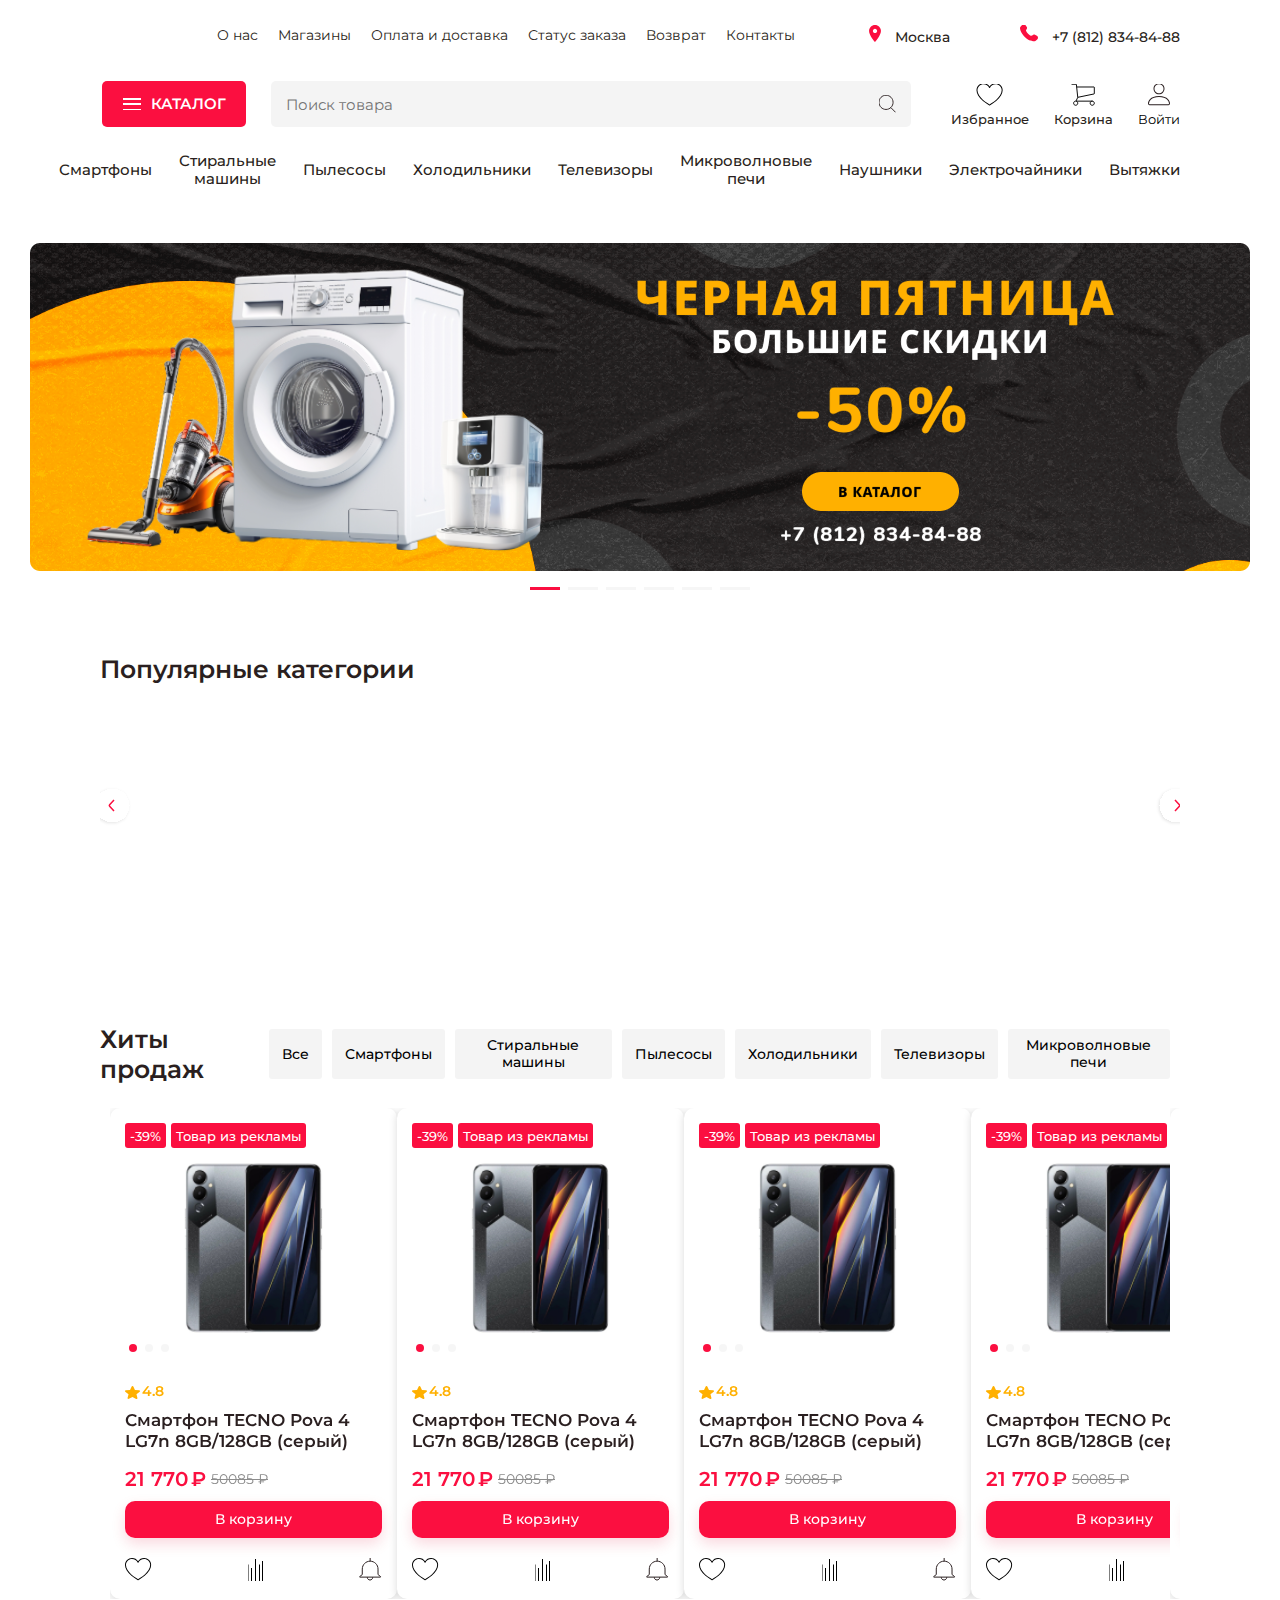
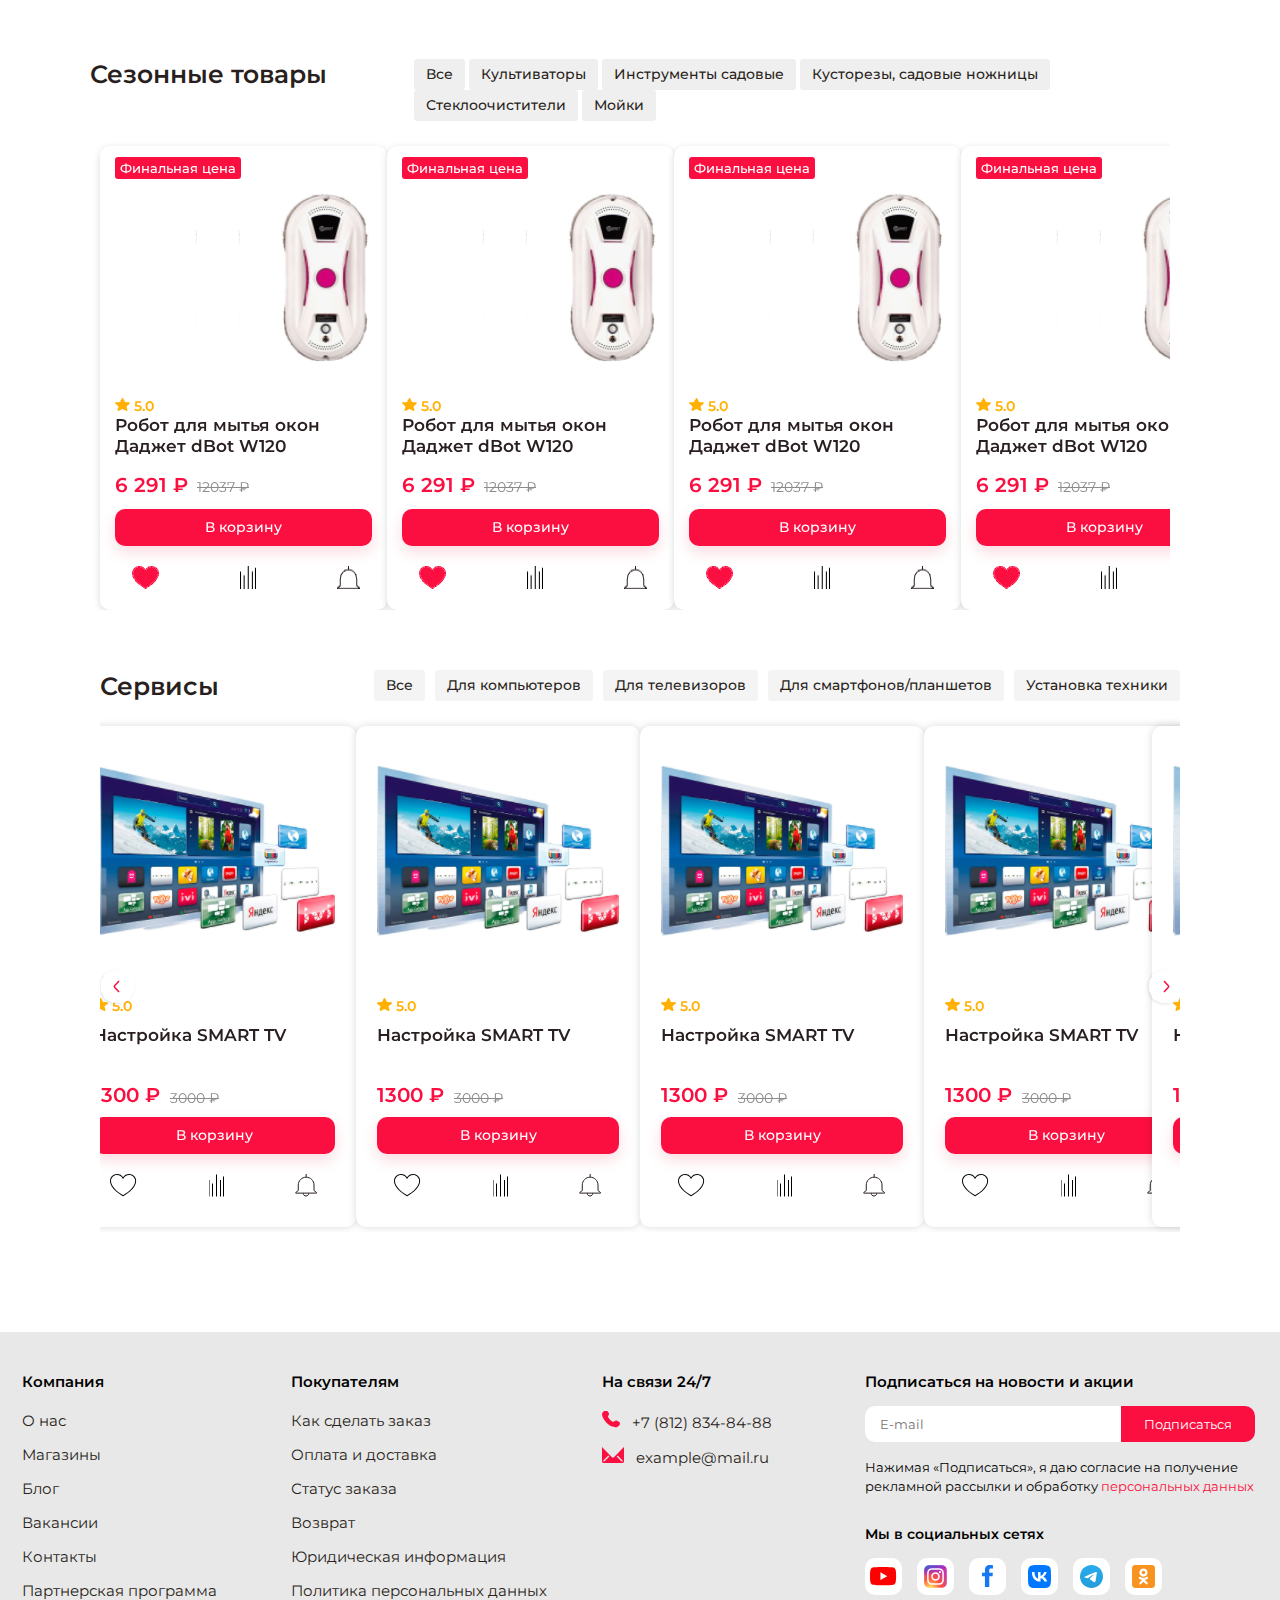
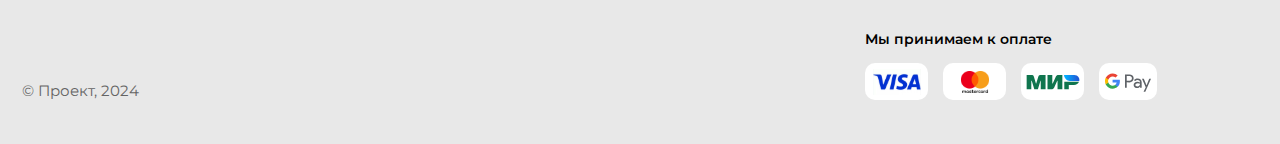
<file: index.html>
<!DOCTYPE html>
<html lang="ru">
<head>
    <meta charset="UTF-8">
    <meta name="viewport" content="width=device-width, initial-scale=1.0">
    <link rel="preconnect" href="https://fonts.gstatic.com" crossorigin>
    <link href="https://fonts.googleapis.com/css2?family=Montserrat:wght@100..900&display=swap" rel="stylesheet">
    <link rel="stylesheet" href="https://cdn.jsdelivr.net/npm/swiper@11/swiper-bundle.min.css" />
    <link rel="stylesheet" href="./index.css">
    <link rel="stylesheet" href="./styles/media-queries-accordion.css">
    <script src="https://cdn.jsdelivr.net/npm/swiper@11/swiper-bundle.min.js" defer></script>
    <script src="./scripts/service-swiper.js" defer> </script>
    <script src="./scripts/swiper-black-friday.js" defer></script>
    <script defer src="./scripts/season-product-swiper.js"></script>
    <script defer src="./scripts/popular-swiper.js"></script>
    <script src="./scripts/modal.js" defer></script>
    <script src="./scripts/swiper-hit-sales.js" defer></script>
    <script src="./scripts/burger-menu.js" defer></script>
    <script defer src="./scripts.js"></script>
    <script src="./scripts/swiper-block.js" defer></script>
    <title>Бренды</title>
</head>

<body>
    <div class="container">
        <header class="header" id="header">
            <div class="header_top">
                <nav class="header_top-nav">
                    <li>
                        <a href="./pages/about__company.html">О нас</a>
                    </li>
                    <li>
                        <a href="#">Магазины</a>
                    </li>
                    <li>
                        <a href="#">Оплата и доставка</a>
                    </li>
                    <li>
                        <a href="#">Статус заказа</a>
                    </li>
                    <li>
                        <a href="#">Возврат</a>
                    </li>
                    <li>
                        <a href="#">Контакты</a>
                    </li>
                </nav>
                <div class="header_top-location">
                    <img class="header_top-location--img" src="./assets/icons/Local.svg" alt="Moscow">
                    <a href="#">Москва</a>
                </div>
                <div class="header_top-tel">
                    <img src="./assets/icons/Tel.svg" alt="Tel">
                    <a href="tel:+7 (812) 834-84-88">+7 (812) 834-84-88</a>
                </div>
            </div>
            <div class="header__midl">
                <button class="header__midl-btn" id="header__midl-btn">
                    <div class="header__midl-btn-content">
                        <div class="burger-menu">
                            <span class="burger-line"></span>
                        </div>
                        <span class="header__midl-btn-title">Каталог</span>
                    </div>
                </button>
                <div class="header_midl__search-input">
                    <input placeholder="Поиск товара" type="text">
                    <img src="./assets/icons/Search.svg" alt="Search">
                </div>
                <div class="header_midl-wrapper--btn">
                    <a href="#">
                        <img src="./assets/icons/Favorites.svg" alt="Favorites">
                        <span>Избранное</span>
                    </a>
                    <a href="#">
                        <img src="./assets/icons/Basket.svg" alt="Basket">
                        <span>Корзина</span>
                    </a>
                    <button onclick="modalActiv(event)">
                        <img src="./assets/icons/User.svg" alt="User">
                        <span>Войти</span>
                    </button>
                </div>
            </div>
            <!-- *****************start accordion********************************************************** -->
            <div class="accordion__wrapper">
                <div class="accordion">
                    <div class="accordion__menu">
                        <h3 class="accordion__menu-title">Каталог</h3>
                        <button data-btn="btn-1" class="accordion__menu-item">Смартфоны и гаджеты</button>
                        <div id="btn-1" class="accordion__sub-menu-wrapper">
                            <ul class="accordion__sub-menu-brands">
                                <li class="sub-menu__brands-item"><a href="#"><img src="./assets/icons/brand-icon1.svg"
                                            alt="brand-icon"></a></li>
                                <li class="sub-menu__brands-item"><a href="#"><img src="./assets/icons/brand-icon2.svg"
                                            alt="brand-icon"></a></li>
                                <li class="sub-menu__brands-item"><a href="#"><img src="./assets/icons/brand-icon3.svg"
                                            alt="brand-icon"></a></li>
                                <li class="sub-menu__brands-item"><a href="#"><img src="./assets/icons/brand-icon4.svg"
                                            alt="brand-icon"></a></li>
                            </ul>
                            <ul class="accordion__sub-menu">
                                <li class="accordion__sub-menu-item accordion-sub-item"><a
                                        class="accordion__right-link accordion__sub-menu-link" href="#">Смартфоны,
                                        телефоны</a>
                                    <ul class="accordion__sub-list">
                                        <li class="accordion__sub-list-item sub-list-item"><a
                                                class="accordion__sub-list-link" href="#">Смартфоны</a></li>
                                        <li class="accordion__sub-list-item sub-list-item"><a
                                                class="accordion__sub-list-link" href="#">Смартфоны Apple iPhone</a>
                                        </li>
                                        <li class="accordion__sub-list-item sub-list-item"><a
                                                class="accordion__sub-list-link" href="#">Смартфоны Samsung</a></li>
                                        <li class="accordion__sub-list-item sub-list-item"><a
                                                class="accordion__sub-list-link" href="#">Смартфоны Xiaomi</a></li>
                                        <li class="accordion__sub-list-item sub-list-item"><a
                                                class="accordion__sub-list-link" href="#">Сотовые телефоны</a></li>
                                        <li class="accordion__sub-list-item sub-list-item"><a
                                                class="accordion__sub-list-link" href="#">Радиотелефоны DECT</a></li>
                                        <li class="accordion__sub-list-item sub-list-item"><a
                                                class="accordion__sub-list-link" href="#">Проводные телефоны</a></li>
                                        <li class="accordion__sub-list-item sub-list-item"><a
                                                class="accordion__sub-list-link" href="#">Чехлы для смартфонов</a></li>
                                        <li class="accordion__sub-list-item sub-list-item"><a
                                                class="accordion__sub-list-link" href="#">Защитные стекла</a></li>
                                        <li class="accordion__sub-list-item sub-list-item"><a
                                                class="accordion__sub-list-link" href="#">Портативные зарядные
                                                устройства</a></li>
                                        <li class="accordion__sub-list-item sub-list-item"><button type="button"
                                                class="accordion__sub-list-btn accordion__sub-list-btn sub-list-btn">Показать
                                                все</button></li>
                                        <li class="accordion__sub-list-item sub-list-item-hide"><a
                                                class="accordion__sub-list-link" href="#">Смартфоны</a></li>
                                        <li class="accordion__sub-list-item sub-list-item-hide"><a
                                                class="accordion__sub-list-link" href="#">Смартфоны Apple iPhone</a>
                                        </li>
                                        <li class="accordion__sub-list-item sub-list-item-hide"><a
                                                class="accordion__sub-list-link" href="#">Смартфоны Samsung</a></li>
                                        <li class="accordion__sub-list-item sub-list-item-hide"><a
                                                class="accordion__sub-list-link" href="#">Смартфоны Xiaomi</a></li>
                                        <li class="accordion__sub-list-item sub-list-item-hide"><a
                                                class="accordion__sub-list-link" href="#">Сотовые телефоны</a></li>
                                        <li class="accordion__sub-list-item sub-list-item-hide"><a
                                                class="accordion__sub-list-link" href="#">Радиотелефоны DECT</a></li>
                                        <li class="accordion__sub-list-item sub-list-item-hide"><a
                                                class="accordion__sub-list-link" href="#">Проводные телефоны</a></li>
                                        <li class="accordion__sub-list-item sub-list-item-hide"><button type="button"
                                                class="accordion__sub-list-btn sub-list-btn-hide">Скрыть</button></li>
                                    </ul>
                                </li>
                                <li class="accordion__sub-menu-item"><a class="accordion__right-link" href="#">Все
                                        наушники</a>
                                    <ul class="accordion__sub-list">
                                        <li class="accordion__sub-list-item"><a class="accordion__sub-list-link"
                                                href="#">Наушники</a></li>
                                        <li class="accordion__sub-list-item"><a class="accordion__sub-list-link"
                                                href="#">Наушники и гарнитуры</a></li>
                                        <li class="accordion__sub-list-item"><a class="accordion__sub-list-link"
                                                href="#">Наушники Bluetooth</a></li>
                                        <li class="accordion__sub-list-item"><a class="accordion__sub-list-link"
                                                href="#">Наушники накладные</a></li>
                                        <li class="accordion__sub-list-item"><a class="accordion__sub-list-link"
                                                href="#">Наушники полноразмерные</a></li>
                                        <li class="accordion__sub-list-item"><a class="accordion__sub-list-link"
                                                href="#">Спортивные наушники</a></li>
                                        <li class="accordion__sub-list-item"><a class="accordion__sub-list-link"
                                                href="#">Наушники с плеером</a></li>
                                        <li class="accordion__sub-list-item"><a class="accordion__sub-list-link"
                                                href="#">Наушники True wireless</a></li>
                                    </ul>
                                </li>
                                <li class="accordion__sub-menu-item accordion-sub-item"><a class="accordion__right-link"
                                        href="#">Аксессуары</a>
                                    <ul class="accordion__sub-list">
                                        <li class="accordion__sub-list-item sub-list-item1"><a
                                                class="accordion__sub-list-link" href="#">Кабели и переходники</a></li>
                                        <li class="accordion__sub-list-item sub-list-item1"><a
                                                class="accordion__sub-list-link" href="#">Подставки и штативы для
                                                планшетов</a></li>
                                        <li class="accordion__sub-list-item sub-list-item1"><a
                                                class="accordion__sub-list-link" href="#">Чехлы для смартфонов</a></li>
                                        <li class="accordion__sub-list-item sub-list-item1"><a
                                                class="accordion__sub-list-link" href="#">Чехлы и клавиатуры для
                                                планшетов</a></li>
                                        <li class="accordion__sub-list-item sub-list-item1"><a
                                                class="accordion__sub-list-link" href="#">Защитные стекла</a></li>
                                        <li class="accordion__sub-list-item sub-list-item1"><a
                                                class="accordion__sub-list-link" href="#">Портативные зарядные
                                                устройства</a></li>
                                        <li class="accordion__sub-list-item sub-list-item1"><a
                                                class="accordion__sub-list-link" href="#">Кабели для смартфонов</a></li>
                                        <li class="accordion__sub-list-item sub-list-item1"><a
                                                class="accordion__sub-list-link" href="#">Сетевые зарядные
                                                устройства</a></li>
                                        <li class="accordion__sub-list-item sub-list-item1"><a
                                                class="accordion__sub-list-link" href="#">Док-станции</a></li>
                                        <li class="accordion__sub-list-item sub-list-item1"><a
                                                class="accordion__sub-list-link" href="#">Карты памяти</a></li>
                                        <li class="accordion__sub-list-item sub-list-item1"><button type="button"
                                                class="accordion__sub-list-btn sub-list-btn1">Показать все</button></li>
                                        <li class="accordion__sub-list-item sub-list-item1-hide"><a
                                                class="accordion__sub-list-link" href="#">Кабели для смартфонов</a></li>
                                        <li class="accordion__sub-list-item sub-list-item1-hide"><a
                                                class="accordion__sub-list-link" href="#">Сетевые зарядные
                                                устройства</a></li>
                                        <li class="accordion__sub-list-item sub-list-item1-hide"><a
                                                class="accordion__sub-list-link" href="#">Док-станции</a></li>
                                        <li class="accordion__sub-list-item sub-list-item1-hide"><a
                                                class="accordion__sub-list-link" href="#">Карты памяти</a></li>
                                        <li class="accordion__sub-list-item sub-list-item1-hide"><button type="button"
                                                class="accordion__sub-list-btn sub-list-btn1-hide">Скрыть</button></li>
                                    </ul>
                                </li>
                                <li class="accordion__sub-menu-item"><a class="accordion__right-link" href="#">Планшеты
                                        и электронные книги</a>
                                    <ul class="accordion__sub-list">
                                        <li class="accordion__sub-list-item"><a class="accordion__sub-list-link"
                                                href="#">Планшеты</a></li>
                                        <li class="accordion__sub-list-item"><a class="accordion__sub-list-link"
                                                href="#">Электронные книги</a></li>
                                        <li class="accordion__sub-list-item"><a class="accordion__sub-list-link"
                                                href="#">Планшеты детские для рисования</a></li>
                                        <li class="accordion__sub-list-item"><a class="accordion__sub-list-link"
                                                href="#">Защитные пленки для планшетов</a></li>
                                        <li class="accordion__sub-list-item"><a class="accordion__sub-list-link"
                                                href="#">Подставки и штативы/a></li>
                                        <li class="accordion__sub-list-item"><a class="accordion__sub-list-link"
                                                href="#">Чехлы и клавиатуры</a></li>
                                        <li class="accordion__sub-list-item"><a class="accordion__sub-list-link"
                                                href="#">Чехлы для электронных книг</a></li>
                                    </ul>
                                </li>
                                <li class="accordion__sub-menu-item"><a class="accordion__right-link"
                                        href="#">Портативный звук</a>
                                    <ul class="accordion__sub-list">
                                        <li class="accordion__sub-list-item"><a class="accordion__sub-list-link"
                                                href="#">Портативная акустика</a></li>
                                        <li class="accordion__sub-list-item"><a class="accordion__sub-list-link"
                                                href="#">Умные колонки</a></li>
                                        <li class="accordion__sub-list-item"><a class="accordion__sub-list-link"
                                                href="#">Интерактивные игрушки</a></li>
                                        <li class="accordion__sub-list-item"><a class="accordion__sub-list-link"
                                                href="#">Наушники Bluetooth</a></li>
                                        <li class="accordion__sub-list-item"><a class="accordion__sub-list-link"
                                                href="#">MP3 плееры</a></li>
                                        <li class="accordion__sub-list-item"><a class="accordion__sub-list-link"
                                                href="#">Диктофоны</a></li>
                                        <li class="accordion__sub-list-item"><a class="accordion__sub-list-link"
                                                href="#">Радиоприемники</a></li>
                                        <li class="accordion__sub-list-item"><a class="accordion__sub-list-link"
                                                href="#">Радиочасы</a></li>
                                        <li class="accordion__sub-list-item"><a class="accordion__sub-list-link"
                                                href="#">Bluetooth гарнитуры</a></li>
                                        <li class="accordion__sub-list-item"><a class="accordion__sub-list-link"
                                                href="#">Наушники True wireless</a></li>
                                    </ul>
                                </li>
                                <li class="accordion__sub-menu-item"><a class="accordion__right-link"
                                        href="#">Гаджеты</a>
                                    <ul class="accordion__sub-list">
                                        <li class="accordion__sub-list-item"><a class="accordion__sub-list-link"
                                                href="#">Умные часы</a></li>
                                        <li class="accordion__sub-list-item"><a class="accordion__sub-list-link"
                                                href="#">Умные часы детские</a></li>
                                        <li class="accordion__sub-list-item"><a class="accordion__sub-list-link"
                                                href="#">Фитнес трекеры</a></li>
                                        <li class="accordion__sub-list-item"><a class="accordion__sub-list-link"
                                                href="#">Ремешки и браслеты</a></li>
                                        <li class="accordion__sub-list-item"><a class="accordion__sub-list-link"
                                                href="#">Аксессуары для умных часов</a></li>
                                        <li class="accordion__sub-list-item"><a class="accordion__sub-list-link"
                                                href="#">Очки виртуальной реальности</a></li>
                                        <li class="accordion__sub-list-item"><a class="accordion__sub-list-link"
                                                href="#">Кошельки для криптовалют</a></li>
                                    </ul>
                                </li>
                                <li class="accordion__sub-menu-item"><a class="accordion__right-link" href="#">Система
                                        умный дом</a>
                                    <ul class="accordion__sub-list">
                                        <li class="accordion__sub-list-item"><a class="accordion__sub-list-link"
                                                href="#">Умный дом</a></li>
                                        <li class="accordion__sub-list-item"><a class="accordion__sub-list-link"
                                                href="#">Умные колонки</a></li>
                                        <li class="accordion__sub-list-item"><a class="accordion__sub-list-link"
                                                href="#">Умное освещение</a></li>
                                        <li class="accordion__sub-list-item"><a class="accordion__sub-list-link"
                                                href="#">Умные розетки</a></li>
                                        <li class="accordion__sub-list-item"><a class="accordion__sub-list-link"
                                                href="#">Умные датчики</a></li>
                                        <li class="accordion__sub-list-item"><a class="accordion__sub-list-link"
                                                href="#">Умные пульты</a></li>
                                        <li class="accordion__sub-list-item"><a class="accordion__sub-list-link"
                                                href="#">Комплекты для умного дома</a></li>
                                    </ul>
                                </li>
                            </ul>
                        </div>
                    </div>
                    <div class="accordion__menu">
                        <button data-btn="btn-2" class="accordion__menu-item">Телевизоры и видео</button>
                        <div id="btn-2" class="accordion__sub-menu-wrapper">
                            <ul class="accordion__sub-menu-brands">
                                <li class="sub-menu__brands-item"><a href="#"><img src="./assets/icons/brand-icon2.svg"
                                            alt="brand-icon"></a></li>
                                <li class="sub-menu__brands-item"><a href="#"><img src="./assets/icons/brand-icon1.svg"
                                            alt="brand-icon"></a></li>
                                <li class="sub-menu__brands-item"><a href="#"><img src="./assets/icons/brand-icon3.svg"
                                            alt="brand-icon"></a></li>
                                <li class="sub-menu__brands-item"><a href="#"><img src="./assets/icons/brand-icon4.svg"
                                            alt="brand-icon"></a></li>
                            </ul>
                            <ul class="accordion__sub-menu">
                                <li class="accordion__sub-menu-item"><a
                                        class="accordion__right-link accordion__sub-menu-link" href="#">Телевизоры</a>
                                    <ul class="accordion__sub-list">
                                        <li class="accordion__sub-list-item sub-list-item"><a
                                                class="accordion__sub-list-link" href="#">Все телевизоры</a></li>
                                        <li class="accordion__sub-list-item sub-list-item"><a
                                                class="accordion__sub-list-link" href="#">4К UHD-телевизоры</a></li>
                                        <li class="accordion__sub-list-item sub-list-item"><a
                                                class="accordion__sub-list-link" href="#">Смарт-телевизоры</a></li>
                                        <li class="accordion__sub-list-item sub-list-item"><a
                                                class="accordion__sub-list-link" href="#">Mini-Led-телевизоры</a></li>
                                        <li class="accordion__sub-list-item sub-list-item"><a
                                                class="accordion__sub-list-link" href="#">QLED-телевизоры</a></li>
                                        <li class="accordion__sub-list-item sub-list-item"><a
                                                class="accordion__sub-list-link" href="#">OLED-телевизоры</a></li>
                                        <li class="accordion__sub-list-item sub-list-item"><a
                                                class="accordion__sub-list-link" href="#">Премиум телевизоры</a></li>
                                        <li class="accordion__sub-list-item sub-list-item"><a
                                                class="accordion__sub-list-link" href="#">Лазерные телевизоры
                                                Hisense</a></li>
                                        <li class="accordion__sub-list-item sub-list-item"><a
                                                class="accordion__sub-list-link" href="#">Защитные стекла</a></li>
                                        <li class="accordion__sub-list-item sub-list-item"><a
                                                class="accordion__sub-list-link" href="#">Портативные зарядные
                                                устройства</a></li>
                                    </ul>
                                </li>
                                <li class="accordion__sub-menu-item"><a class="accordion__right-link"
                                        href="#">Цифровое/спутниковое ТВ</a>
                                    <ul class="accordion__sub-list">
                                        <li class="accordion__sub-list-item"><a class="accordion__sub-list-link"
                                                href="#">Триколор/НТВ+/МТС</a></li>
                                        <li class="accordion__sub-list-item"><a class="accordion__sub-list-link"
                                                href="#">Приставки Smart TV</a></li>
                                        <li class="accordion__sub-list-item"><a class="accordion__sub-list-link"
                                                href="#">Приставки Apple TV</a></li>
                                        <li class="accordion__sub-list-item"><a class="accordion__sub-list-link"
                                                href="#">IVI</a></li>
                                        <li class="accordion__sub-list-item"><a class="accordion__sub-list-link"
                                                href="#">OKKO</a></li>
                                        <li class="accordion__sub-list-item"><a class="accordion__sub-list-link"
                                                href="#">Wink</a></li>
                                        <li class="accordion__sub-list-item"><a class="accordion__sub-list-link"
                                                href="#">Все онлайн кинотеатры</a></li>
                                    </ul>
                                </li>
                                <li class="accordion__sub-menu-item"><a class="accordion__right-link"
                                        href="#">Аксессуары</a>
                                    <ul class="accordion__sub-list">
                                        <li class="accordion__sub-list-item sub-list-item1"><a
                                                class="accordion__sub-list-link" href="#">Кронштейны для TV</a></li>
                                        <li class="accordion__sub-list-item sub-list-item1"><a
                                                class="accordion__sub-list-link" href="#">Кабели и переходники</a></li>
                                        <li class="accordion__sub-list-item sub-list-item1"><a
                                                class="accordion__sub-list-link" href="#">Чистящие средства для
                                                экранов</a></li>
                                        <li class="accordion__sub-list-item sub-list-item1"><a
                                                class="accordion__sub-list-link" href="#">Сетевые фильтры и
                                                удлинители</a></li>
                                        <li class="accordion__sub-list-item sub-list-item1"><a
                                                class="accordion__sub-list-link" href="#">Стабилизаторы напряжения</a>
                                        </li>
                                        <li class="accordion__sub-list-item sub-list-item1"><a
                                                class="accordion__sub-list-link" href="#">Антенны</a></li>
                                        <li class="accordion__sub-list-item sub-list-item1"><a
                                                class="accordion__sub-list-link" href="#">Пульты для телевизоров</a>
                                        </li>
                                        <li class="accordion__sub-list-item sub-list-item1"><a
                                                class="accordion__sub-list-link" href="#">Фирменные рамки для
                                                телевизоров</a></li>
                                        <li class="accordion__sub-list-item sub-list-item1"><a
                                                class="accordion__sub-list-link" href="#">Док-станции</a></li>
                                    </ul>
                                </li>
                                <li class="accordion__sub-menu-item"><a class="accordion__right-link" href="#">Проекторы
                                        и экраны</a>
                                    <ul class="accordion__sub-list">
                                        <li class="accordion__sub-list-item"><a class="accordion__sub-list-link"
                                                href="#">Проекторы</a></li>
                                        <li class="accordion__sub-list-item"><a class="accordion__sub-list-link"
                                                href="#">Лазерные проекторы</a></li>
                                        <li class="accordion__sub-list-item"><a class="accordion__sub-list-link"
                                                href="#">Портативные проекторы</a></li>
                                        <li class="accordion__sub-list-item"><a class="accordion__sub-list-link"
                                                href="#">Smart проекторы</a></li>
                                        <li class="accordion__sub-list-item"><a class="accordion__sub-list-link"
                                                href="#">Экраны для видеопроекторов</a></li>
                                        <li class="accordion__sub-list-item"><a class="accordion__sub-list-link"
                                                href="#">Подвесы для видеопроекторов</a></li>
                                        <li class="accordion__sub-list-item"><a class="accordion__sub-list-link"
                                                href="#">Подставки для видеопроекторов</a></li>
                                    </ul>
                                </li>
                                <li class="accordion__sub-menu-item"><a class="accordion__right-link"
                                        href="#">Комплектующие</a>
                                    <ul class="accordion__sub-list">
                                        <li class="accordion__sub-list-item"><a class="accordion__sub-list-link"
                                                href="#">DVD, Blu-Ray и медиаплееры</a></li>
                                        <li class="accordion__sub-list-item"><a class="accordion__sub-list-link"
                                                href="#">Телевизионные приемники</a></li>
                                        <li class="accordion__sub-list-item"><a class="accordion__sub-list-link"
                                                href="#">Клавиатуры для Smart TV</a></li>
                                        <li class="accordion__sub-list-item"><a class="accordion__sub-list-link"
                                                href="#">Тумбы и подставки для TV</a></li>
                                        <li class="accordion__sub-list-item"><a class="accordion__sub-list-link"
                                                href="#">Батарейки и аккумуляторы</a></li>
                                        <li class="accordion__sub-list-item"><a class="accordion__sub-list-link"
                                                href="#">Диктофоны</a></li>
                                        <li class="accordion__sub-list-item"><a class="accordion__sub-list-link"
                                                href="#">Радиоприемники</a></li>
                                        <li class="accordion__sub-list-item"><a class="accordion__sub-list-link"
                                                href="#">Радиочасы</a></li>
                                    </ul>
                                </li>
                                <li class="accordion__sub-menu-item"><a class="accordion__right-link"
                                        href="#">Гаджеты</a>
                                    <ul class="accordion__sub-list">
                                        <li class="accordion__sub-list-item"><a class="accordion__sub-list-link"
                                                href="#">Умные часы</a></li>
                                        <li class="accordion__sub-list-item"><a class="accordion__sub-list-link"
                                                href="#">Умные часы детские</a></li>
                                        <li class="accordion__sub-list-item"><a class="accordion__sub-list-link"
                                                href="#">Фитнес трекеры</a></li>
                                        <li class="accordion__sub-list-item"><a class="accordion__sub-list-link"
                                                href="#">Ремешки и браслеты</a></li>
                                        <li class="accordion__sub-list-item"><a class="accordion__sub-list-link"
                                                href="#">Аксессуары для умных часов</a></li>
                                        <li class="accordion__sub-list-item"><a class="accordion__sub-list-link"
                                                href="#">Очки виртуальной реальности</a></li>
                                        <li class="accordion__sub-list-item"><a class="accordion__sub-list-link"
                                                href="#">Кошельки для криптовалют</a></li>
                                    </ul>
                                </li>
                                <li class="accordion__sub-menu-item"><a class="accordion__right-link" href="#">Система
                                        умный дом</a>
                                    <ul class="accordion__sub-list">
                                        <li class="accordion__sub-list-item"><a class="accordion__sub-list-link"
                                                href="#">Умный дом</a></li>
                                        <li class="accordion__sub-list-item"><a class="accordion__sub-list-link"
                                                href="#">Умные колонки</a></li>
                                        <li class="accordion__sub-list-item"><a class="accordion__sub-list-link"
                                                href="#">Умное освещение</a></li>
                                        <li class="accordion__sub-list-item"><a class="accordion__sub-list-link"
                                                href="#">Умные розетки</a></li>
                                        <li class="accordion__sub-list-item"><a class="accordion__sub-list-link"
                                                href="#">Умные датчики</a></li>
                                        <li class="accordion__sub-list-item"><a class="accordion__sub-list-link"
                                                href="#">Умные пульты</a></li>
                                        <li class="accordion__sub-list-item"><a class="accordion__sub-list-link"
                                                href="#">Комплекты для умного дома</a></li>
                                    </ul>
                                </li>
                            </ul>
                        </div>
                    </div>
                    <div class="accordion__menu">
                        <button data-btn="btn-3" class="accordion__menu-item">Ноутбуки и компьютеры</button>
                        <div id="btn-3" class="accordion__sub-menu-wrapper">
                            <ul class="accordion__sub-menu-brands">
                                <li class="sub-menu__brands-item"><a href="#"><img src="./assets/icons/brand-icon1.svg"
                                            alt="brand-icon"></a></li>
                                <li class="sub-menu__brands-item"><a href="#"><img src="./assets/icons/brand-icon2.svg"
                                            alt="brand-icon"></a></li>
                                <li class="sub-menu__brands-item"><a href="#"><img src="./assets/icons/brand-icon4.svg"
                                            alt="brand-icon"></a></li>
                                <li class="sub-menu__brands-item"><a href="#"><img src="./assets/icons/brand-icon3.svg"
                                            alt="brand-icon"></a></li>
                            </ul>
                            <ul class="accordion__sub-menu">
                                <li class="accordion__sub-menu-item"><a
                                        class="accordion__right-link accordion__sub-menu-link" href="#">Ноутбуки</a>
                                    <ul class="accordion__sub-list">
                                        <li class="accordion__sub-list-item sub-list-item"><a
                                                class="accordion__sub-list-link" href="#">Все ноутбуки</a></li>
                                        <li class="accordion__sub-list-item sub-list-item"><a
                                                class="accordion__sub-list-link" href="#">Игровые ноутбуки</a></li>
                                        <li class="accordion__sub-list-item sub-list-item"><a
                                                class="accordion__sub-list-link" href="#">Ноутбуки Huawei</a></li>
                                        <li class="accordion__sub-list-item sub-list-item"><a
                                                class="accordion__sub-list-link" href="#">Ноутбуки Apple</a></li>
                                        <li class="accordion__sub-list-item sub-list-item"><a
                                                class="accordion__sub-list-link" href="#">Ноутбуки MSI</a></li>
                                        <li class="accordion__sub-list-item sub-list-item"><a
                                                class="accordion__sub-list-link" href="#">Ультрабуки</a></li>
                                        <li class="accordion__sub-list-item sub-list-item"><a
                                                class="accordion__sub-list-link" href="#">Ноутбуки-трансформеры</a></li>
                                    </ul>
                                </li>
                                <li class="accordion__sub-menu-item"><a class="accordion__right-link" href="#">Планшеты
                                        и электронные книги</a>
                                    <ul class="accordion__sub-list">
                                        <li class="accordion__sub-list-item"><a class="accordion__sub-list-link"
                                                href="#">Все планшеты</a></li>
                                        <li class="accordion__sub-list-item"><a class="accordion__sub-list-link"
                                                href="#">Apple iPad</a></li>
                                        <li class="accordion__sub-list-item"><a class="accordion__sub-list-link"
                                                href="#">iPad 2024</a></li>
                                        <li class="accordion__sub-list-item"><a class="accordion__sub-list-link"
                                                href="#">Samsung Galaxy Tab</a></li>
                                        <li class="accordion__sub-list-item"><a class="accordion__sub-list-link"
                                                href="#">HUAWEI MatePad</a></li>
                                        <li class="accordion__sub-list-item"><a class="accordion__sub-list-link"
                                                href="#">Honor Pad</a></li>
                                        <li class="accordion__sub-list-item"><a class="accordion__sub-list-link"
                                                href="#">Аксессуары для планшетов</a></li>
                                        <li class="accordion__sub-list-item"><a class="accordion__sub-list-link"
                                                href="#">Электронные книги и аксессуары</a></li>
                                    </ul>
                                </li>
                                <li class="accordion__sub-menu-item"><a class="accordion__right-link"
                                        href="#">Аксессуары</a>
                                    <ul class="accordion__sub-list">
                                        <li class="accordion__sub-list-item sub-list-item1"><a
                                                class="accordion__sub-list-link" href="#">Игровые аксессуары</a></li>
                                        <li class="accordion__sub-list-item sub-list-item1"><a
                                                class="accordion__sub-list-link" href="#">Клавиатуры и мыши</a></li>
                                        <li class="accordion__sub-list-item sub-list-item1"><a
                                                class="accordion__sub-list-link" href="#">Роутеры и сетевое
                                                оборудование</a></li>
                                        <li class="accordion__sub-list-item sub-list-item1"><a
                                                class="accordion__sub-list-link" href="#">Внешние жесткие диски</a></li>
                                        <li class="accordion__sub-list-item sub-list-item1"><a
                                                class="accordion__sub-list-link" href="#">Флеш-накопители</a></li>
                                        <li class="accordion__sub-list-item sub-list-item1"><a
                                                class="accordion__sub-list-link" href="#">Сумки для ноутбуков</a></li>
                                        <li class="accordion__sub-list-item sub-list-item1"><a
                                                class="accordion__sub-list-link" href="#">Компьютерная мебель</a></li>
                                        <li class="accordion__sub-list-item sub-list-item1"><a
                                                class="accordion__sub-list-link" href="#">Антивирусы</a></li>
                                        <li class="accordion__sub-list-item sub-list-item1"><a
                                                class="accordion__sub-list-link" href="#">Программное обесечение</a>
                                        </li>
                                        <li class="accordion__sub-list-item sub-list-item1"><a
                                                class="accordion__sub-list-link" href="#">Карты памяти</a></li>
                                    </ul>
                                </li>
                                <li class="accordion__sub-menu-item"><a class="accordion__right-link"
                                        href="#">Компьютеры и мониторы</a>
                                    <ul class="accordion__sub-list">
                                        <li class="accordion__sub-list-item"><a class="accordion__sub-list-link"
                                                href="#">Мониторы</a></li>
                                        <li class="accordion__sub-list-item"><a class="accordion__sub-list-link"
                                                href="#">Игровые мониторы</a></li>
                                        <li class="accordion__sub-list-item"><a class="accordion__sub-list-link"
                                                href="#">Мониторы Samsung</a></li>
                                        <li class="accordion__sub-list-item"><a class="accordion__sub-list-link"
                                                href="#">Системные блоки</a></li>
                                        <li class="accordion__sub-list-item"><a class="accordion__sub-list-link"
                                                href="#">Игровые системные блоки</a></li>
                                        <li class="accordion__sub-list-item"><a class="accordion__sub-list-link"
                                                href="#">Чехлы и клавиатуры</a></li>
                                        <li class="accordion__sub-list-item"><a class="accordion__sub-list-link"
                                                href="#">Моноблоки</a></li>
                                    </ul>
                                </li>
                                <li class="accordion__sub-menu-item"><a class="accordion__right-link"
                                        href="#">Компьютерные комплектующие</a>
                                    <ul class="accordion__sub-list">
                                        <li class="accordion__sub-list-item"><a class="accordion__sub-list-link"
                                                href="#">Портативная акустика</a></li>
                                        <li class="accordion__sub-list-item"><a class="accordion__sub-list-link"
                                                href="#">Умные колонки</a></li>
                                        <li class="accordion__sub-list-item"><a class="accordion__sub-list-link"
                                                href="#">Интерактивные игрушки</a></li>
                                        <li class="accordion__sub-list-item"><a class="accordion__sub-list-link"
                                                href="#">Наушники Bluetooth</a></li>
                                        <li class="accordion__sub-list-item"><a class="accordion__sub-list-link"
                                                href="#">MP3 плееры</a></li>
                                        <li class="accordion__sub-list-item"><a class="accordion__sub-list-link"
                                                href="#">Диктофоны</a></li>
                                        <li class="accordion__sub-list-item"><a class="accordion__sub-list-link"
                                                href="#">Радиоприемники</a></li>
                                        <li class="accordion__sub-list-item"><a class="accordion__sub-list-link"
                                                href="#">Радиочасы</a></li>
                                        <li class="accordion__sub-list-item"><a class="accordion__sub-list-link"
                                                href="#">Bluetooth гарнитуры</a></li>
                                        <li class="accordion__sub-list-item"><a class="accordion__sub-list-link"
                                                href="#">Наушники True wireless</a></li>
                                    </ul>
                                </li>
                                <li class="accordion__sub-menu-item"><a class="accordion__right-link"
                                        href="#">Гаджеты</a>
                                    <ul class="accordion__sub-list">
                                        <li class="accordion__sub-list-item"><a class="accordion__sub-list-link"
                                                href="#">Умные часы</a></li>
                                        <li class="accordion__sub-list-item"><a class="accordion__sub-list-link"
                                                href="#">Умные часы детские</a></li>
                                        <li class="accordion__sub-list-item"><a class="accordion__sub-list-link"
                                                href="#">Фитнес трекеры</a></li>
                                        <li class="accordion__sub-list-item"><a class="accordion__sub-list-link"
                                                href="#">Ремешки и браслеты</a></li>
                                        <li class="accordion__sub-list-item"><a class="accordion__sub-list-link"
                                                href="#">Аксессуары для умных часов</a></li>
                                        <li class="accordion__sub-list-item"><a class="accordion__sub-list-link"
                                                href="#">Очки виртуальной реальности</a></li>
                                        <li class="accordion__sub-list-item"><a class="accordion__sub-list-link"
                                                href="#">Кошельки для криптовалют</a></li>
                                    </ul>
                                </li>
                            </ul>
                        </div>
                    </div>
                    <div class="accordion__menu">
                        <button data-btn="btn-4" class="accordion__menu-item">Техника для кухни</button>
                        <div id="btn-4" class="accordion__sub-menu-wrapper">
                            <ul class="accordion__sub-menu-brands">
                                <li class="sub-menu__brands-item"><a href="#"><img src="./assets/icons/brand-icon2.svg"
                                            alt="brand-icon"></a></li>
                                <li class="sub-menu__brands-item"><a href="#"><img src="./assets/icons/brand-icon3.svg"
                                            alt="brand-icon"></a></li>
                                <li class="sub-menu__brands-item"><a href="#"><img src="./assets/icons/brand-icon1.svg"
                                            alt="brand-icon"></a></li>
                                <li class="sub-menu__brands-item"><a href="#"><img src="./assets/icons/brand-icon4.svg"
                                            alt="brand-icon"></a></li>
                            </ul>
                            <ul class="accordion__sub-menu">
                                <li class="accordion__sub-menu-item"><a
                                        class="accordion__right-link accordion__sub-menu-link" href="#">Смартфоны,
                                        телефоны</a>
                                    <ul class="accordion__sub-list">
                                        <li class="accordion__sub-list-item sub-list-item"><a
                                                class="accordion__sub-list-link" href="#">Смартфоны</a></li>
                                        <li class="accordion__sub-list-item sub-list-item"><a
                                                class="accordion__sub-list-link" href="#">Смартфоны Apple iPhone</a>
                                        </li>
                                        <li class="accordion__sub-list-item sub-list-item"><a
                                                class="accordion__sub-list-link" href="#">Смартфоны Samsung</a></li>
                                        <li class="accordion__sub-list-item sub-list-item"><a
                                                class="accordion__sub-list-link" href="#">Смартфоны Xiaomi</a></li>
                                        <li class="accordion__sub-list-item sub-list-item"><a
                                                class="accordion__sub-list-link" href="#">Сотовые телефоны</a></li>
                                        <li class="accordion__sub-list-item sub-list-item"><a
                                                class="accordion__sub-list-link" href="#">Радиотелефоны DECT</a></li>
                                        <li class="accordion__sub-list-item sub-list-item"><a
                                                class="accordion__sub-list-link" href="#">Проводные телефоны</a></li>
                                        <li class="accordion__sub-list-item sub-list-item"><a
                                                class="accordion__sub-list-link" href="#">Чехлы для смартфонов</a></li>
                                        <li class="accordion__sub-list-item sub-list-item"><a
                                                class="accordion__sub-list-link" href="#">Защитные стекла</a></li>
                                        <li class="accordion__sub-list-item sub-list-item"><a
                                                class="accordion__sub-list-link" href="#">Портативные зарядные
                                                устройства</a></li>
                                        <li class="accordion__sub-list-item sub-list-item"><a
                                                class="accordion__sub-list-link" href="#">Смартфоны</a></li>
                                        <li class="accordion__sub-list-item sub-list-item"><a
                                                class="accordion__sub-list-link" href="#">Смартфоны Apple iPhone</a>
                                        </li>
                                        <li class="accordion__sub-list-item sub-list-item"><a
                                                class="accordion__sub-list-link" href="#">Смартфоны Samsung</a></li>
                                        <li class="accordion__sub-list-item sub-list-item"><a
                                                class="accordion__sub-list-link" href="#">Смартфоны Xiaomi</a></li>
                                        <li class="accordion__sub-list-item sub-list-item"><a
                                                class="accordion__sub-list-link" href="#">Сотовые телефоны</a></li>
                                        <li class="accordion__sub-list-item sub-list-item"><a
                                                class="accordion__sub-list-link" href="#">Радиотелефоны DECT</a></li>
                                        <li class="accordion__sub-list-item sub-list-item"><a
                                                class="accordion__sub-list-link" href="#">Проводные телефоны</a></li>
                                    </ul>
                                </li>
                                <li class="accordion__sub-menu-item"><a class="accordion__right-link" href="#">Все
                                        наушники</a>
                                    <ul class="accordion__sub-list">
                                        <li class="accordion__sub-list-item"><a class="accordion__sub-list-link"
                                                href="#">Наушники</a></li>
                                        <li class="accordion__sub-list-item"><a class="accordion__sub-list-link"
                                                href="#">Наушники и гарнитуры</a></li>
                                        <li class="accordion__sub-list-item"><a class="accordion__sub-list-link"
                                                href="#">Наушники Bluetooth</a></li>
                                        <li class="accordion__sub-list-item"><a class="accordion__sub-list-link"
                                                href="#">Наушники накладные</a></li>
                                        <li class="accordion__sub-list-item"><a class="accordion__sub-list-link"
                                                href="#">Наушники полноразмерные</a></li>
                                        <li class="accordion__sub-list-item"><a class="accordion__sub-list-link"
                                                href="#">Спортивные наушники</a></li>
                                        <li class="accordion__sub-list-item"><a class="accordion__sub-list-link"
                                                href="#">Наушники с плеером</a></li>
                                        <li class="accordion__sub-list-item"><a class="accordion__sub-list-link"
                                                href="#">Наушники True wireless</a></li>
                                    </ul>
                                </li>
                                <li class="accordion__sub-menu-item"><a class="accordion__right-link"
                                        href="#">Аксессуары</a>
                                    <ul class="accordion__sub-list">
                                        <li class="accordion__sub-list-item sub-list-item1"><a
                                                class="accordion__sub-list-link" href="#">Кабели и переходники</a></li>
                                        <li class="accordion__sub-list-item sub-list-item1"><a
                                                class="accordion__sub-list-link" href="#">Подставки и штативы для
                                                планшетов</a></li>
                                        <li class="accordion__sub-list-item sub-list-item1"><a
                                                class="accordion__sub-list-link" href="#">Чехлы для смартфонов</a></li>
                                        <li class="accordion__sub-list-item sub-list-item1"><a
                                                class="accordion__sub-list-link" href="#">Чехлы и клавиатуры для
                                                планшетов</a></li>
                                        <li class="accordion__sub-list-item sub-list-item1"><a
                                                class="accordion__sub-list-link" href="#">Защитные стекла</a></li>
                                        <li class="accordion__sub-list-item sub-list-item1"><a
                                                class="accordion__sub-list-link" href="#">Портативные зарядные
                                                устройства</a></li>
                                        <li class="accordion__sub-list-item sub-list-item1"><a
                                                class="accordion__sub-list-link" href="#">Кабели для смартфонов</a></li>
                                        <li class="accordion__sub-list-item sub-list-item1"><a
                                                class="accordion__sub-list-link" href="#">Сетевые зарядные
                                                устройства</a></li>
                                        <li class="accordion__sub-list-item sub-list-item1"><a
                                                class="accordion__sub-list-link" href="#">Док-станции</a></li>
                                        <li class="accordion__sub-list-item sub-list-item1"><a
                                                class="accordion__sub-list-link" href="#">Карты памяти</a></li>
                                        <li class="accordion__sub-list-item sub-list-item1"><a
                                                class="accordion__sub-list-link" href="#">Кабели для смартфонов</a></li>
                                        <li class="accordion__sub-list-item sub-list-item1"><a
                                                class="accordion__sub-list-link" href="#">Сетевые зарядные
                                                устройства</a></li>
                                        <li class="accordion__sub-list-item sub-list-item1"><a
                                                class="accordion__sub-list-link" href="#">Док-станции</a></li>
                                        <li class="accordion__sub-list-item sub-list-item1"><a
                                                class="accordion__sub-list-link" href="#">Карты памяти</a></li>
                                    </ul>
                                </li>
                                <li class="accordion__sub-menu-item"><a class="accordion__right-link" href="#">Планшеты
                                        и электронные книги</a>
                                    <ul class="accordion__sub-list">
                                        <li class="accordion__sub-list-item"><a class="accordion__sub-list-link"
                                                href="#">Планшеты</a></li>
                                        <li class="accordion__sub-list-item"><a class="accordion__sub-list-link"
                                                href="#">Электронные книги</a></li>
                                        <li class="accordion__sub-list-item"><a class="accordion__sub-list-link"
                                                href="#">Планшеты детские для рисования</a></li>
                                        <li class="accordion__sub-list-item"><a class="accordion__sub-list-link"
                                                href="#">Защитные пленки для планшетов</a></li>
                                        <li class="accordion__sub-list-item"><a class="accordion__sub-list-link"
                                                href="#">Подставки и штативы/a></li>
                                        <li class="accordion__sub-list-item"><a class="accordion__sub-list-link"
                                                href="#">Чехлы и клавиатуры</a></li>
                                        <li class="accordion__sub-list-item"><a class="accordion__sub-list-link"
                                                href="#">Чехлы для электронных книг</a></li>
                                    </ul>
                                </li>
                                <li class="accordion__sub-menu-item"><a class="accordion__right-link"
                                        href="#">Портативный звук</a>
                                    <ul class="accordion__sub-list">
                                        <li class="accordion__sub-list-item"><a class="accordion__sub-list-link"
                                                href="#">Портативная акустика</a></li>
                                        <li class="accordion__sub-list-item"><a class="accordion__sub-list-link"
                                                href="#">Умные колонки</a></li>
                                        <li class="accordion__sub-list-item"><a class="accordion__sub-list-link"
                                                href="#">Интерактивные игрушки</a></li>
                                        <li class="accordion__sub-list-item"><a class="accordion__sub-list-link"
                                                href="#">Наушники Bluetooth</a></li>
                                        <li class="accordion__sub-list-item"><a class="accordion__sub-list-link"
                                                href="#">MP3 плееры</a></li>
                                        <li class="accordion__sub-list-item"><a class="accordion__sub-list-link"
                                                href="#">Диктофоны</a></li>
                                        <li class="accordion__sub-list-item"><a class="accordion__sub-list-link"
                                                href="#">Радиоприемники</a></li>
                                        <li class="accordion__sub-list-item"><a class="accordion__sub-list-link"
                                                href="#">Радиочасы</a></li>
                                        <li class="accordion__sub-list-item"><a class="accordion__sub-list-link"
                                                href="#">Bluetooth гарнитуры</a></li>
                                        <li class="accordion__sub-list-item"><a class="accordion__sub-list-link"
                                                href="#">Наушники True wireless</a></li>
                                    </ul>
                                </li>
                                <li class="accordion__sub-menu-item"><a class="accordion__right-link"
                                        href="#">Гаджеты</a>
                                    <ul class="accordion__sub-list">
                                        <li class="accordion__sub-list-item"><a class="accordion__sub-list-link"
                                                href="#">Умные часы</a></li>
                                        <li class="accordion__sub-list-item"><a class="accordion__sub-list-link"
                                                href="#">Умные часы детские</a></li>
                                        <li class="accordion__sub-list-item"><a class="accordion__sub-list-link"
                                                href="#">Фитнес трекеры</a></li>
                                        <li class="accordion__sub-list-item"><a class="accordion__sub-list-link"
                                                href="#">Ремешки и браслеты</a></li>
                                        <li class="accordion__sub-list-item"><a class="accordion__sub-list-link"
                                                href="#">Аксессуары для умных часов</a></li>
                                        <li class="accordion__sub-list-item"><a class="accordion__sub-list-link"
                                                href="#">Очки виртуальной реальности</a></li>
                                        <li class="accordion__sub-list-item"><a class="accordion__sub-list-link"
                                                href="#">Кошельки для криптовалют</a></li>
                                    </ul>
                                </li>
                                <li class="accordion__sub-menu-item"><a class="accordion__right-link" href="#">Система
                                        умный дом</a>
                                    <ul class="accordion__sub-list">
                                        <li class="accordion__sub-list-item"><a class="accordion__sub-list-link"
                                                href="#">Умный дом</a></li>
                                        <li class="accordion__sub-list-item"><a class="accordion__sub-list-link"
                                                href="#">Умные колонки</a></li>
                                        <li class="accordion__sub-list-item"><a class="accordion__sub-list-link"
                                                href="#">Умное освещение</a></li>
                                        <li class="accordion__sub-list-item"><a class="accordion__sub-list-link"
                                                href="#">Умные розетки</a></li>
                                        <li class="accordion__sub-list-item"><a class="accordion__sub-list-link"
                                                href="#">Умные датчики</a></li>
                                        <li class="accordion__sub-list-item"><a class="accordion__sub-list-link"
                                                href="#">Умные пульты</a></li>
                                        <li class="accordion__sub-list-item"><a class="accordion__sub-list-link"
                                                href="#">Комплекты для умного дома</a></li>
                                    </ul>
                                </li>
                            </ul>
                        </div>
                    </div>
                    <div class="accordion__menu">
                        <button data-btn="btn-5" class="accordion__menu-item">Техника для дома</button>
                        <div id="btn-5" class="accordion__sub-menu-wrapper">
                            <ul class="accordion__sub-menu-brands">
                                <li class="sub-menu__brands-item"><a href="#"><img src="./assets/icons/brand-icon2.svg"
                                            alt="brand-icon"></a></li>
                                <li class="sub-menu__brands-item"><a href="#"><img src="./assets/icons/brand-icon1.svg"
                                            alt="brand-icon"></a></li>
                                <li class="sub-menu__brands-item"><a href="#"><img src="./assets/icons/brand-icon4.svg"
                                            alt="brand-icon"></a></li>
                                <li class="sub-menu__brands-item"><a href="#"><img src="./assets/icons/brand-icon3.svg"
                                            alt="brand-icon"></a></li>
                            </ul>
                            <ul class="accordion__sub-menu">
                                <li class="accordion__sub-menu-item"><a
                                        class="accordion__right-link accordion__sub-menu-link" href="#">Смартфоны,
                                        телефоны</a>
                                    <ul class="accordion__sub-list">
                                        <li class="accordion__sub-list-item sub-list-item"><a
                                                class="accordion__sub-list-link" href="#">Смартфоны</a></li>
                                        <li class="accordion__sub-list-item sub-list-item"><a
                                                class="accordion__sub-list-link" href="#">Смартфоны Apple iPhone</a>
                                        </li>
                                        <li class="accordion__sub-list-item sub-list-item"><a
                                                class="accordion__sub-list-link" href="#">Смартфоны Samsung</a></li>
                                        <li class="accordion__sub-list-item sub-list-item"><a
                                                class="accordion__sub-list-link" href="#">Смартфоны Xiaomi</a></li>
                                        <li class="accordion__sub-list-item sub-list-item"><a
                                                class="accordion__sub-list-link" href="#">Сотовые телефоны</a></li>
                                        <li class="accordion__sub-list-item sub-list-item"><a
                                                class="accordion__sub-list-link" href="#">Радиотелефоны DECT</a></li>
                                        <li class="accordion__sub-list-item sub-list-item"><a
                                                class="accordion__sub-list-link" href="#">Проводные телефоны</a></li>
                                        <li class="accordion__sub-list-item sub-list-item"><a
                                                class="accordion__sub-list-link" href="#">Чехлы для смартфонов</a></li>
                                        <li class="accordion__sub-list-item sub-list-item"><a
                                                class="accordion__sub-list-link" href="#">Защитные стекла</a></li>
                                        <li class="accordion__sub-list-item sub-list-item"><a
                                                class="accordion__sub-list-link" href="#">Портативные зарядные
                                                устройства</a></li>
                                        <li class="accordion__sub-list-item sub-list-item"><a
                                                class="accordion__sub-list-link" href="#">Смартфоны</a></li>
                                        <li class="accordion__sub-list-item sub-list-item"><a
                                                class="accordion__sub-list-link" href="#">Смартфоны Apple iPhone</a>
                                        </li>
                                        <li class="accordion__sub-list-item sub-list-item"><a
                                                class="accordion__sub-list-link" href="#">Смартфоны Samsung</a></li>
                                        <li class="accordion__sub-list-item sub-list-item"><a
                                                class="accordion__sub-list-link" href="#">Смартфоны Xiaomi</a></li>
                                        <li class="accordion__sub-list-item sub-list-item"><a
                                                class="accordion__sub-list-link" href="#">Сотовые телефоны</a></li>
                                        <li class="accordion__sub-list-item sub-list-item"><a
                                                class="accordion__sub-list-link" href="#">Радиотелефоны DECT</a></li>
                                        <li class="accordion__sub-list-item sub-list-item"><a
                                                class="accordion__sub-list-link" href="#">Проводные телефоны</a></li>
                                    </ul>
                                </li>
                                <li class="accordion__sub-menu-item"><a class="accordion__right-link" href="#">Все
                                        наушники</a>
                                    <ul class="accordion__sub-list">
                                        <li class="accordion__sub-list-item"><a class="accordion__sub-list-link"
                                                href="#">Наушники</a></li>
                                        <li class="accordion__sub-list-item"><a class="accordion__sub-list-link"
                                                href="#">Наушники и гарнитуры</a></li>
                                        <li class="accordion__sub-list-item"><a class="accordion__sub-list-link"
                                                href="#">Наушники Bluetooth</a></li>
                                        <li class="accordion__sub-list-item"><a class="accordion__sub-list-link"
                                                href="#">Наушники накладные</a></li>
                                        <li class="accordion__sub-list-item"><a class="accordion__sub-list-link"
                                                href="#">Наушники полноразмерные</a></li>
                                        <li class="accordion__sub-list-item"><a class="accordion__sub-list-link"
                                                href="#">Спортивные наушники</a></li>
                                        <li class="accordion__sub-list-item"><a class="accordion__sub-list-link"
                                                href="#">Наушники с плеером</a></li>
                                        <li class="accordion__sub-list-item"><a class="accordion__sub-list-link"
                                                href="#">Наушники True wireless</a></li>
                                    </ul>
                                </li>
                                <li class="accordion__sub-menu-item"><a class="accordion__right-link"
                                        href="#">Аксессуары</a>
                                    <ul class="accordion__sub-list">
                                        <li class="accordion__sub-list-item sub-list-item1"><a
                                                class="accordion__sub-list-link" href="#">Кабели и переходники</a></li>
                                        <li class="accordion__sub-list-item sub-list-item1"><a
                                                class="accordion__sub-list-link" href="#">Подставки и штативы для
                                                планшетов</a></li>
                                        <li class="accordion__sub-list-item sub-list-item1"><a
                                                class="accordion__sub-list-link" href="#">Чехлы для смартфонов</a></li>
                                        <li class="accordion__sub-list-item sub-list-item1"><a
                                                class="accordion__sub-list-link" href="#">Чехлы и клавиатуры для
                                                планшетов</a></li>
                                        <li class="accordion__sub-list-item sub-list-item1"><a
                                                class="accordion__sub-list-link" href="#">Защитные стекла</a></li>
                                        <li class="accordion__sub-list-item sub-list-item1"><a
                                                class="accordion__sub-list-link" href="#">Портативные зарядные
                                                устройства</a></li>
                                        <li class="accordion__sub-list-item sub-list-item1"><a
                                                class="accordion__sub-list-link" href="#">Кабели для смартфонов</a></li>
                                        <li class="accordion__sub-list-item sub-list-item1"><a
                                                class="accordion__sub-list-link" href="#">Сетевые зарядные
                                                устройства</a></li>
                                        <li class="accordion__sub-list-item sub-list-item1"><a
                                                class="accordion__sub-list-link" href="#">Док-станции</a></li>
                                        <li class="accordion__sub-list-item sub-list-item1"><a
                                                class="accordion__sub-list-link" href="#">Карты памяти</a></li>
                                        <li class="accordion__sub-list-item sub-list-item1"><a
                                                class="accordion__sub-list-link" href="#">Кабели для смартфонов</a></li>
                                        <li class="accordion__sub-list-item sub-list-item1"><a
                                                class="accordion__sub-list-link" href="#">Сетевые зарядные
                                                устройства</a></li>
                                        <li class="accordion__sub-list-item sub-list-item1"><a
                                                class="accordion__sub-list-link" href="#">Док-станции</a></li>
                                        <li class="accordion__sub-list-item sub-list-item1"><a
                                                class="accordion__sub-list-link" href="#">Карты памяти</a></li>
                                    </ul>
                                </li>
                                <li class="accordion__sub-menu-item"><a class="accordion__right-link" href="#">Планшеты
                                        и электронные книги</a>
                                    <ul class="accordion__sub-list">
                                        <li class="accordion__sub-list-item"><a class="accordion__sub-list-link"
                                                href="#">Планшеты</a></li>
                                        <li class="accordion__sub-list-item"><a class="accordion__sub-list-link"
                                                href="#">Электронные книги</a></li>
                                        <li class="accordion__sub-list-item"><a class="accordion__sub-list-link"
                                                href="#">Планшеты детские для рисования</a></li>
                                        <li class="accordion__sub-list-item"><a class="accordion__sub-list-link"
                                                href="#">Защитные пленки для планшетов</a></li>
                                        <li class="accordion__sub-list-item"><a class="accordion__sub-list-link"
                                                href="#">Подставки и штативы/a></li>
                                        <li class="accordion__sub-list-item"><a class="accordion__sub-list-link"
                                                href="#">Чехлы и клавиатуры</a></li>
                                        <li class="accordion__sub-list-item"><a class="accordion__sub-list-link"
                                                href="#">Чехлы для электронных книг</a></li>
                                    </ul>
                                </li>
                                <li class="accordion__sub-menu-item"><a class="accordion__right-link"
                                        href="#">Портативный звук</a>
                                    <ul class="accordion__sub-list">
                                        <li class="accordion__sub-list-item"><a class="accordion__sub-list-link"
                                                href="#">Портативная акустика</a></li>
                                        <li class="accordion__sub-list-item"><a class="accordion__sub-list-link"
                                                href="#">Умные колонки</a></li>
                                        <li class="accordion__sub-list-item"><a class="accordion__sub-list-link"
                                                href="#">Интерактивные игрушки</a></li>
                                        <li class="accordion__sub-list-item"><a class="accordion__sub-list-link"
                                                href="#">Наушники Bluetooth</a></li>
                                        <li class="accordion__sub-list-item"><a class="accordion__sub-list-link"
                                                href="#">MP3 плееры</a></li>
                                        <li class="accordion__sub-list-item"><a class="accordion__sub-list-link"
                                                href="#">Диктофоны</a></li>
                                        <li class="accordion__sub-list-item"><a class="accordion__sub-list-link"
                                                href="#">Радиоприемники</a></li>
                                        <li class="accordion__sub-list-item"><a class="accordion__sub-list-link"
                                                href="#">Радиочасы</a></li>
                                        <li class="accordion__sub-list-item"><a class="accordion__sub-list-link"
                                                href="#">Bluetooth гарнитуры</a></li>
                                        <li class="accordion__sub-list-item"><a class="accordion__sub-list-link"
                                                href="#">Наушники True wireless</a></li>
                                    </ul>
                                </li>
                                <li class="accordion__sub-menu-item"><a class="accordion__right-link"
                                        href="#">Гаджеты</a>
                                    <ul class="accordion__sub-list">
                                        <li class="accordion__sub-list-item"><a class="accordion__sub-list-link"
                                                href="#">Умные часы</a></li>
                                        <li class="accordion__sub-list-item"><a class="accordion__sub-list-link"
                                                href="#">Умные часы детские</a></li>
                                        <li class="accordion__sub-list-item"><a class="accordion__sub-list-link"
                                                href="#">Фитнес трекеры</a></li>
                                        <li class="accordion__sub-list-item"><a class="accordion__sub-list-link"
                                                href="#">Ремешки и браслеты</a></li>
                                        <li class="accordion__sub-list-item"><a class="accordion__sub-list-link"
                                                href="#">Аксессуары для умных часов</a></li>
                                        <li class="accordion__sub-list-item"><a class="accordion__sub-list-link"
                                                href="#">Очки виртуальной реальности</a></li>
                                        <li class="accordion__sub-list-item"><a class="accordion__sub-list-link"
                                                href="#">Кошельки для криптовалют</a></li>
                                    </ul>
                                </li>
                                <li class="accordion__sub-menu-item"><a class="accordion__right-link" href="#">Система
                                        умный дом</a>
                                    <ul class="accordion__sub-list">
                                        <li class="accordion__sub-list-item"><a class="accordion__sub-list-link"
                                                href="#">Умный дом</a></li>
                                        <li class="accordion__sub-list-item"><a class="accordion__sub-list-link"
                                                href="#">Умные колонки</a></li>
                                        <li class="accordion__sub-list-item"><a class="accordion__sub-list-link"
                                                href="#">Умное освещение</a></li>
                                        <li class="accordion__sub-list-item"><a class="accordion__sub-list-link"
                                                href="#">Умные розетки</a></li>
                                        <li class="accordion__sub-list-item"><a class="accordion__sub-list-link"
                                                href="#">Умные датчики</a></li>
                                        <li class="accordion__sub-list-item"><a class="accordion__sub-list-link"
                                                href="#">Умные пульты</a></li>
                                        <li class="accordion__sub-list-item"><a class="accordion__sub-list-link"
                                                href="#">Комплекты для умного дома</a></li>
                                    </ul>
                                </li>
                            </ul>
                        </div>
                    </div>
                    <div class="accordion__menu">
                        <button data-btn="btn-6" class="accordion__menu-item">Дом, дача, ремонт</button>
                        <div id="btn-6" class="accordion__sub-menu-wrapper">
                            <ul class="accordion__sub-menu-brands">
                                <li class="sub-menu__brands-item"><a href="#"><img src="./assets/icons/brand-icon3.svg"
                                            alt="brand-icon"></a></li>
                                <li class="sub-menu__brands-item"><a href="#"><img src="./assets/icons/brand-icon1.svg"
                                            alt="brand-icon"></a></li>
                                <li class="sub-menu__brands-item"><a href="#"><img src="./assets/icons/brand-icon2.svg"
                                            alt="brand-icon"></a></li>
                                <li class="sub-menu__brands-item"><a href="#"><img src="./assets/icons/brand-icon4.svg"
                                            alt="brand-icon"></a></li>
                            </ul>
                            <ul class="accordion__sub-menu">
                                <li class="accordion__sub-menu-item"><a
                                        class="accordion__right-link accordion__sub-menu-link" href="#">Смартфоны,
                                        телефоны</a>
                                    <ul class="accordion__sub-list">
                                        <li class="accordion__sub-list-item sub-list-item"><a
                                                class="accordion__sub-list-link" href="#">Смартфоны</a></li>
                                        <li class="accordion__sub-list-item sub-list-item"><a
                                                class="accordion__sub-list-link" href="#">Смартфоны Apple iPhone</a>
                                        </li>
                                        <li class="accordion__sub-list-item sub-list-item"><a
                                                class="accordion__sub-list-link" href="#">Смартфоны Samsung</a></li>
                                        <li class="accordion__sub-list-item sub-list-item"><a
                                                class="accordion__sub-list-link" href="#">Смартфоны Xiaomi</a></li>
                                        <li class="accordion__sub-list-item sub-list-item"><a
                                                class="accordion__sub-list-link" href="#">Сотовые телефоны</a></li>
                                        <li class="accordion__sub-list-item sub-list-item"><a
                                                class="accordion__sub-list-link" href="#">Радиотелефоны DECT</a></li>
                                        <li class="accordion__sub-list-item sub-list-item"><a
                                                class="accordion__sub-list-link" href="#">Проводные телефоны</a></li>
                                        <li class="accordion__sub-list-item sub-list-item"><a
                                                class="accordion__sub-list-link" href="#">Чехлы для смартфонов</a></li>
                                        <li class="accordion__sub-list-item sub-list-item"><a
                                                class="accordion__sub-list-link" href="#">Защитные стекла</a></li>
                                        <li class="accordion__sub-list-item sub-list-item"><a
                                                class="accordion__sub-list-link" href="#">Портативные зарядные
                                                устройства</a></li>
                                        <li class="accordion__sub-list-item sub-list-item"><a
                                                class="accordion__sub-list-link" href="#">Смартфоны</a></li>
                                        <li class="accordion__sub-list-item sub-list-item"><a
                                                class="accordion__sub-list-link" href="#">Смартфоны Apple iPhone</a>
                                        </li>
                                        <li class="accordion__sub-list-item sub-list-item"><a
                                                class="accordion__sub-list-link" href="#">Смартфоны Samsung</a></li>
                                        <li class="accordion__sub-list-item sub-list-item"><a
                                                class="accordion__sub-list-link" href="#">Смартфоны Xiaomi</a></li>
                                        <li class="accordion__sub-list-item sub-list-item"><a
                                                class="accordion__sub-list-link" href="#">Сотовые телефоны</a></li>
                                        <li class="accordion__sub-list-item sub-list-item"><a
                                                class="accordion__sub-list-link" href="#">Радиотелефоны DECT</a></li>
                                        <li class="accordion__sub-list-item sub-list-item"><a
                                                class="accordion__sub-list-link" href="#">Проводные телефоны</a></li>
                                    </ul>
                                </li>
                                <li class="accordion__sub-menu-item"><a class="accordion__right-link" href="#">Все
                                        наушники</a>
                                    <ul class="accordion__sub-list">
                                        <li class="accordion__sub-list-item"><a class="accordion__sub-list-link"
                                                href="#">Наушники</a></li>
                                        <li class="accordion__sub-list-item"><a class="accordion__sub-list-link"
                                                href="#">Наушники и гарнитуры</a></li>
                                        <li class="accordion__sub-list-item"><a class="accordion__sub-list-link"
                                                href="#">Наушники Bluetooth</a></li>
                                        <li class="accordion__sub-list-item"><a class="accordion__sub-list-link"
                                                href="#">Наушники накладные</a></li>
                                        <li class="accordion__sub-list-item"><a class="accordion__sub-list-link"
                                                href="#">Наушники полноразмерные</a></li>
                                        <li class="accordion__sub-list-item"><a class="accordion__sub-list-link"
                                                href="#">Спортивные наушники</a></li>
                                        <li class="accordion__sub-list-item"><a class="accordion__sub-list-link"
                                                href="#">Наушники с плеером</a></li>
                                        <li class="accordion__sub-list-item"><a class="accordion__sub-list-link"
                                                href="#">Наушники True wireless</a></li>
                                    </ul>
                                </li>
                                <li class="accordion__sub-menu-item"><a class="accordion__right-link"
                                        href="#">Аксессуары</a>
                                    <ul class="accordion__sub-list">
                                        <li class="accordion__sub-list-item sub-list-item1"><a
                                                class="accordion__sub-list-link" href="#">Кабели и переходники</a></li>
                                        <li class="accordion__sub-list-item sub-list-item1"><a
                                                class="accordion__sub-list-link" href="#">Подставки и штативы для
                                                планшетов</a></li>
                                        <li class="accordion__sub-list-item sub-list-item1"><a
                                                class="accordion__sub-list-link" href="#">Чехлы для смартфонов</a></li>
                                        <li class="accordion__sub-list-item sub-list-item1"><a
                                                class="accordion__sub-list-link" href="#">Чехлы и клавиатуры для
                                                планшетов</a></li>
                                        <li class="accordion__sub-list-item sub-list-item1"><a
                                                class="accordion__sub-list-link" href="#">Защитные стекла</a></li>
                                        <li class="accordion__sub-list-item sub-list-item1"><a
                                                class="accordion__sub-list-link" href="#">Портативные зарядные
                                                устройства</a></li>
                                        <li class="accordion__sub-list-item sub-list-item1"><a
                                                class="accordion__sub-list-link" href="#">Кабели для смартфонов</a></li>
                                        <li class="accordion__sub-list-item sub-list-item1"><a
                                                class="accordion__sub-list-link" href="#">Сетевые зарядные
                                                устройства</a></li>
                                        <li class="accordion__sub-list-item sub-list-item1"><a
                                                class="accordion__sub-list-link" href="#">Док-станции</a></li>
                                        <li class="accordion__sub-list-item sub-list-item1"><a
                                                class="accordion__sub-list-link" href="#">Карты памяти</a></li>
                                        <li class="accordion__sub-list-item sub-list-item1"><a
                                                class="accordion__sub-list-link" href="#">Кабели для смартфонов</a></li>
                                        <li class="accordion__sub-list-item sub-list-item1"><a
                                                class="accordion__sub-list-link" href="#">Сетевые зарядные
                                                устройства</a></li>
                                        <li class="accordion__sub-list-item sub-list-item1"><a
                                                class="accordion__sub-list-link" href="#">Док-станции</a></li>
                                        <li class="accordion__sub-list-item sub-list-item1"><a
                                                class="accordion__sub-list-link" href="#">Карты памяти</a></li>
                                    </ul>
                                </li>
                                <li class="accordion__sub-menu-item"><a class="accordion__right-link" href="#">Планшеты
                                        и электронные книги</a>
                                    <ul class="accordion__sub-list">
                                        <li class="accordion__sub-list-item"><a class="accordion__sub-list-link"
                                                href="#">Планшеты</a></li>
                                        <li class="accordion__sub-list-item"><a class="accordion__sub-list-link"
                                                href="#">Электронные книги</a></li>
                                        <li class="accordion__sub-list-item"><a class="accordion__sub-list-link"
                                                href="#">Планшеты детские для рисования</a></li>
                                        <li class="accordion__sub-list-item"><a class="accordion__sub-list-link"
                                                href="#">Защитные пленки для планшетов</a></li>
                                        <li class="accordion__sub-list-item"><a class="accordion__sub-list-link"
                                                href="#">Подставки и штативы/a></li>
                                        <li class="accordion__sub-list-item"><a class="accordion__sub-list-link"
                                                href="#">Чехлы и клавиатуры</a></li>
                                        <li class="accordion__sub-list-item"><a class="accordion__sub-list-link"
                                                href="#">Чехлы для электронных книг</a></li>
                                    </ul>
                                </li>
                                <li class="accordion__sub-menu-item"><a class="accordion__right-link"
                                        href="#">Портативный звук</a>
                                    <ul class="accordion__sub-list">
                                        <li class="accordion__sub-list-item"><a class="accordion__sub-list-link"
                                                href="#">Портативная акустика</a></li>
                                        <li class="accordion__sub-list-item"><a class="accordion__sub-list-link"
                                                href="#">Умные колонки</a></li>
                                        <li class="accordion__sub-list-item"><a class="accordion__sub-list-link"
                                                href="#">Интерактивные игрушки</a></li>
                                        <li class="accordion__sub-list-item"><a class="accordion__sub-list-link"
                                                href="#">Наушники Bluetooth</a></li>
                                        <li class="accordion__sub-list-item"><a class="accordion__sub-list-link"
                                                href="#">MP3 плееры</a></li>
                                        <li class="accordion__sub-list-item"><a class="accordion__sub-list-link"
                                                href="#">Диктофоны</a></li>
                                        <li class="accordion__sub-list-item"><a class="accordion__sub-list-link"
                                                href="#">Радиоприемники</a></li>
                                        <li class="accordion__sub-list-item"><a class="accordion__sub-list-link"
                                                href="#">Радиочасы</a></li>
                                        <li class="accordion__sub-list-item"><a class="accordion__sub-list-link"
                                                href="#">Bluetooth гарнитуры</a></li>
                                        <li class="accordion__sub-list-item"><a class="accordion__sub-list-link"
                                                href="#">Наушники True wireless</a></li>
                                    </ul>
                                </li>
                                <li class="accordion__sub-menu-item"><a class="accordion__right-link"
                                        href="#">Гаджеты</a>
                                    <ul class="accordion__sub-list">
                                        <li class="accordion__sub-list-item"><a class="accordion__sub-list-link"
                                                href="#">Умные часы</a></li>
                                        <li class="accordion__sub-list-item"><a class="accordion__sub-list-link"
                                                href="#">Умные часы детские</a></li>
                                        <li class="accordion__sub-list-item"><a class="accordion__sub-list-link"
                                                href="#">Фитнес трекеры</a></li>
                                        <li class="accordion__sub-list-item"><a class="accordion__sub-list-link"
                                                href="#">Ремешки и браслеты</a></li>
                                        <li class="accordion__sub-list-item"><a class="accordion__sub-list-link"
                                                href="#">Аксессуары для умных часов</a></li>
                                        <li class="accordion__sub-list-item"><a class="accordion__sub-list-link"
                                                href="#">Очки виртуальной реальности</a></li>
                                        <li class="accordion__sub-list-item"><a class="accordion__sub-list-link"
                                                href="#">Кошельки для криптовалют</a></li>
                                    </ul>
                                </li>
                                <li class="accordion__sub-menu-item"><a class="accordion__right-link" href="#">Система
                                        умный дом</a>
                                    <ul class="accordion__sub-list">
                                        <li class="accordion__sub-list-item"><a class="accordion__sub-list-link"
                                                href="#">Умный дом</a></li>
                                        <li class="accordion__sub-list-item"><a class="accordion__sub-list-link"
                                                href="#">Умные колонки</a></li>
                                        <li class="accordion__sub-list-item"><a class="accordion__sub-list-link"
                                                href="#">Умное освещение</a></li>
                                        <li class="accordion__sub-list-item"><a class="accordion__sub-list-link"
                                                href="#">Умные розетки</a></li>
                                        <li class="accordion__sub-list-item"><a class="accordion__sub-list-link"
                                                href="#">Умные датчики</a></li>
                                        <li class="accordion__sub-list-item"><a class="accordion__sub-list-link"
                                                href="#">Умные пульты</a></li>
                                        <li class="accordion__sub-list-item"><a class="accordion__sub-list-link"
                                                href="#">Комплекты для умного дома</a></li>
                                    </ul>
                                </li>
                            </ul>
                        </div>
                    </div>
                    <div class="accordion__menu">
                        <button data-btn="btn-7" class="accordion__menu-item">Аудио</button>
                        <div id="btn-7" class="accordion__sub-menu-wrapper">
                            <ul class="accordion__sub-menu-brands">
                                <li class="sub-menu__brands-item"><a href="#"><img src="./assets/icons/brand-icon4.svg"
                                            alt="brand-icon"></a></li>
                                <li class="sub-menu__brands-item"><a href="#"><img src="./assets/icons/brand-icon1.svg"
                                            alt="brand-icon"></a></li>
                                <li class="sub-menu__brands-item"><a href="#"><img src="./assets/icons/brand-icon2.svg"
                                            alt="brand-icon"></a></li>
                                <li class="sub-menu__brands-item"><a href="#"><img src="./assets/icons/brand-icon3.svg"
                                            alt="brand-icon"></a></li>
                            </ul>
                            <ul class="accordion__sub-menu">
                                <li class="accordion__sub-menu-item"><a
                                        class="accordion__right-link accordion__sub-menu-link" href="#">Смартфоны,
                                        телефоны</a>
                                    <ul class="accordion__sub-list">
                                        <li class="accordion__sub-list-item sub-list-item"><a
                                                class="accordion__sub-list-link" href="#">Смартфоны</a></li>
                                        <li class="accordion__sub-list-item sub-list-item"><a
                                                class="accordion__sub-list-link" href="#">Смартфоны Apple iPhone</a>
                                        </li>
                                        <li class="accordion__sub-list-item sub-list-item"><a
                                                class="accordion__sub-list-link" href="#">Смартфоны Samsung</a></li>
                                        <li class="accordion__sub-list-item sub-list-item"><a
                                                class="accordion__sub-list-link" href="#">Смартфоны Xiaomi</a></li>
                                        <li class="accordion__sub-list-item sub-list-item"><a
                                                class="accordion__sub-list-link" href="#">Сотовые телефоны</a></li>
                                        <li class="accordion__sub-list-item sub-list-item"><a
                                                class="accordion__sub-list-link" href="#">Радиотелефоны DECT</a></li>
                                        <li class="accordion__sub-list-item sub-list-item"><a
                                                class="accordion__sub-list-link" href="#">Проводные телефоны</a></li>
                                        <li class="accordion__sub-list-item sub-list-item"><a
                                                class="accordion__sub-list-link" href="#">Чехлы для смартфонов</a></li>
                                        <li class="accordion__sub-list-item sub-list-item"><a
                                                class="accordion__sub-list-link" href="#">Защитные стекла</a></li>
                                        <li class="accordion__sub-list-item sub-list-item"><a
                                                class="accordion__sub-list-link" href="#">Портативные зарядные
                                                устройства</a></li>
                                        <li class="accordion__sub-list-item sub-list-item"><a
                                                class="accordion__sub-list-link" href="#">Смартфоны</a></li>
                                        <li class="accordion__sub-list-item sub-list-item"><a
                                                class="accordion__sub-list-link" href="#">Смартфоны Apple iPhone</a>
                                        </li>
                                        <li class="accordion__sub-list-item sub-list-item"><a
                                                class="accordion__sub-list-link" href="#">Смартфоны Samsung</a></li>
                                        <li class="accordion__sub-list-item sub-list-item"><a
                                                class="accordion__sub-list-link" href="#">Смартфоны Xiaomi</a></li>
                                        <li class="accordion__sub-list-item sub-list-item"><a
                                                class="accordion__sub-list-link" href="#">Сотовые телефоны</a></li>
                                        <li class="accordion__sub-list-item sub-list-item"><a
                                                class="accordion__sub-list-link" href="#">Радиотелефоны DECT</a></li>
                                        <li class="accordion__sub-list-item sub-list-item"><a
                                                class="accordion__sub-list-link" href="#">Проводные телефоны</a></li>
                                    </ul>
                                </li>
                                <li class="accordion__sub-menu-item"><a class="accordion__right-link" href="#">Все
                                        наушники</a>
                                    <ul class="accordion__sub-list">
                                        <li class="accordion__sub-list-item"><a class="accordion__sub-list-link"
                                                href="#">Наушники</a></li>
                                        <li class="accordion__sub-list-item"><a class="accordion__sub-list-link"
                                                href="#">Наушники и гарнитуры</a></li>
                                        <li class="accordion__sub-list-item"><a class="accordion__sub-list-link"
                                                href="#">Наушники Bluetooth</a></li>
                                        <li class="accordion__sub-list-item"><a class="accordion__sub-list-link"
                                                href="#">Наушники накладные</a></li>
                                        <li class="accordion__sub-list-item"><a class="accordion__sub-list-link"
                                                href="#">Наушники полноразмерные</a></li>
                                        <li class="accordion__sub-list-item"><a class="accordion__sub-list-link"
                                                href="#">Спортивные наушники</a></li>
                                        <li class="accordion__sub-list-item"><a class="accordion__sub-list-link"
                                                href="#">Наушники с плеером</a></li>
                                        <li class="accordion__sub-list-item"><a class="accordion__sub-list-link"
                                                href="#">Наушники True wireless</a></li>
                                    </ul>
                                </li>
                                <li class="accordion__sub-menu-item"><a class="accordion__right-link"
                                        href="#">Аксессуары</a>
                                    <ul class="accordion__sub-list">
                                        <li class="accordion__sub-list-item sub-list-item1"><a
                                                class="accordion__sub-list-link" href="#">Кабели и переходники</a></li>
                                        <li class="accordion__sub-list-item sub-list-item1"><a
                                                class="accordion__sub-list-link" href="#">Подставки и штативы для
                                                планшетов</a></li>
                                        <li class="accordion__sub-list-item sub-list-item1"><a
                                                class="accordion__sub-list-link" href="#">Чехлы для смартфонов</a></li>
                                        <li class="accordion__sub-list-item sub-list-item1"><a
                                                class="accordion__sub-list-link" href="#">Чехлы и клавиатуры для
                                                планшетов</a></li>
                                        <li class="accordion__sub-list-item sub-list-item1"><a
                                                class="accordion__sub-list-link" href="#">Защитные стекла</a></li>
                                        <li class="accordion__sub-list-item sub-list-item1"><a
                                                class="accordion__sub-list-link" href="#">Портативные зарядные
                                                устройства</a></li>
                                        <li class="accordion__sub-list-item sub-list-item1"><a
                                                class="accordion__sub-list-link" href="#">Кабели для смартфонов</a></li>
                                        <li class="accordion__sub-list-item sub-list-item1"><a
                                                class="accordion__sub-list-link" href="#">Сетевые зарядные
                                                устройства</a></li>
                                        <li class="accordion__sub-list-item sub-list-item1"><a
                                                class="accordion__sub-list-link" href="#">Док-станции</a></li>
                                        <li class="accordion__sub-list-item sub-list-item1"><a
                                                class="accordion__sub-list-link" href="#">Карты памяти</a></li>
                                        <li class="accordion__sub-list-item sub-list-item1"><a
                                                class="accordion__sub-list-link" href="#">Кабели для смартфонов</a></li>
                                        <li class="accordion__sub-list-item sub-list-item1"><a
                                                class="accordion__sub-list-link" href="#">Сетевые зарядные
                                                устройства</a></li>
                                        <li class="accordion__sub-list-item sub-list-item1"><a
                                                class="accordion__sub-list-link" href="#">Док-станции</a></li>
                                        <li class="accordion__sub-list-item sub-list-item1"><a
                                                class="accordion__sub-list-link" href="#">Карты памяти</a></li>
                                    </ul>
                                </li>
                                <li class="accordion__sub-menu-item"><a class="accordion__right-link" href="#">Планшеты
                                        и электронные книги</a>
                                    <ul class="accordion__sub-list">
                                        <li class="accordion__sub-list-item"><a class="accordion__sub-list-link"
                                                href="#">Планшеты</a></li>
                                        <li class="accordion__sub-list-item"><a class="accordion__sub-list-link"
                                                href="#">Электронные книги</a></li>
                                        <li class="accordion__sub-list-item"><a class="accordion__sub-list-link"
                                                href="#">Планшеты детские для рисования</a></li>
                                        <li class="accordion__sub-list-item"><a class="accordion__sub-list-link"
                                                href="#">Защитные пленки для планшетов</a></li>
                                        <li class="accordion__sub-list-item"><a class="accordion__sub-list-link"
                                                href="#">Подставки и штативы/a></li>
                                        <li class="accordion__sub-list-item"><a class="accordion__sub-list-link"
                                                href="#">Чехлы и клавиатуры</a></li>
                                        <li class="accordion__sub-list-item"><a class="accordion__sub-list-link"
                                                href="#">Чехлы для электронных книг</a></li>
                                    </ul>
                                </li>
                                <li class="accordion__sub-menu-item"><a class="accordion__right-link"
                                        href="#">Портативный звук</a>
                                    <ul class="accordion__sub-list">
                                        <li class="accordion__sub-list-item"><a class="accordion__sub-list-link"
                                                href="#">Портативная акустика</a></li>
                                        <li class="accordion__sub-list-item"><a class="accordion__sub-list-link"
                                                href="#">Умные колонки</a></li>
                                        <li class="accordion__sub-list-item"><a class="accordion__sub-list-link"
                                                href="#">Интерактивные игрушки</a></li>
                                        <li class="accordion__sub-list-item"><a class="accordion__sub-list-link"
                                                href="#">Наушники Bluetooth</a></li>
                                        <li class="accordion__sub-list-item"><a class="accordion__sub-list-link"
                                                href="#">MP3 плееры</a></li>
                                        <li class="accordion__sub-list-item"><a class="accordion__sub-list-link"
                                                href="#">Диктофоны</a></li>
                                        <li class="accordion__sub-list-item"><a class="accordion__sub-list-link"
                                                href="#">Радиоприемники</a></li>
                                        <li class="accordion__sub-list-item"><a class="accordion__sub-list-link"
                                                href="#">Радиочасы</a></li>
                                        <li class="accordion__sub-list-item"><a class="accordion__sub-list-link"
                                                href="#">Bluetooth гарнитуры</a></li>
                                        <li class="accordion__sub-list-item"><a class="accordion__sub-list-link"
                                                href="#">Наушники True wireless</a></li>
                                    </ul>
                                </li>
                                <li class="accordion__sub-menu-item"><a class="accordion__right-link"
                                        href="#">Гаджеты</a>
                                    <ul class="accordion__sub-list">
                                        <li class="accordion__sub-list-item"><a class="accordion__sub-list-link"
                                                href="#">Умные часы</a></li>
                                        <li class="accordion__sub-list-item"><a class="accordion__sub-list-link"
                                                href="#">Умные часы детские</a></li>
                                        <li class="accordion__sub-list-item"><a class="accordion__sub-list-link"
                                                href="#">Фитнес трекеры</a></li>
                                        <li class="accordion__sub-list-item"><a class="accordion__sub-list-link"
                                                href="#">Ремешки и браслеты</a></li>
                                        <li class="accordion__sub-list-item"><a class="accordion__sub-list-link"
                                                href="#">Аксессуары для умных часов</a></li>
                                        <li class="accordion__sub-list-item"><a class="accordion__sub-list-link"
                                                href="#">Очки виртуальной реальности</a></li>
                                        <li class="accordion__sub-list-item"><a class="accordion__sub-list-link"
                                                href="#">Кошельки для криптовалют</a></li>
                                    </ul>
                                </li>
                                <li class="accordion__sub-menu-item"><a class="accordion__right-link" href="#">Система
                                        умный дом</a>
                                    <ul class="accordion__sub-list">
                                        <li class="accordion__sub-list-item"><a class="accordion__sub-list-link"
                                                href="#">Умный дом</a></li>
                                        <li class="accordion__sub-list-item"><a class="accordion__sub-list-link"
                                                href="#">Умные колонки</a></li>
                                        <li class="accordion__sub-list-item"><a class="accordion__sub-list-link"
                                                href="#">Умное освещение</a></li>
                                        <li class="accordion__sub-list-item"><a class="accordion__sub-list-link"
                                                href="#">Умные розетки</a></li>
                                        <li class="accordion__sub-list-item"><a class="accordion__sub-list-link"
                                                href="#">Умные датчики</a></li>
                                        <li class="accordion__sub-list-item"><a class="accordion__sub-list-link"
                                                href="#">Умные пульты</a></li>
                                        <li class="accordion__sub-list-item"><a class="accordion__sub-list-link"
                                                href="#">Комплекты для умного дома</a></li>
                                    </ul>
                                </li>
                            </ul>
                        </div>
                    </div>
                    <div class="accordion__menu">
                        <button data-btn="btn-8" class="accordion__menu-item">Красота и здоровье</button>
                        <div id="btn-8" class="accordion__sub-menu-wrapper">
                            <ul class="accordion__sub-menu-brands">
                                <li class="sub-menu__brands-item"><a href="#"><img src="./assets/icons/brand-icon1.svg"
                                            alt="brand-icon"></a></li>
                                <li class="sub-menu__brands-item"><a href="#"><img src="./assets/icons/brand-icon2.svg"
                                            alt="brand-icon"></a></li>
                                <li class="sub-menu__brands-item"><a href="#"><img src="./assets/icons/brand-icon3.svg"
                                            alt="brand-icon"></a></li>
                                <li class="sub-menu__brands-item"><a href="#"><img src="./assets/icons/brand-icon4.svg"
                                            alt="brand-icon"></a></li>
                            </ul>
                            <ul class="accordion__sub-menu">
                                <li class="accordion__sub-menu-item"><a
                                        class="accordion__right-link accordion__sub-menu-link" href="#">Смартфоны,
                                        телефоны</a>
                                    <ul class="accordion__sub-list">
                                        <li class="accordion__sub-list-item sub-list-item"><a
                                                class="accordion__sub-list-link" href="#">Смартфоны</a></li>
                                        <li class="accordion__sub-list-item sub-list-item"><a
                                                class="accordion__sub-list-link" href="#">Смартфоны Apple iPhone</a>
                                        </li>
                                        <li class="accordion__sub-list-item sub-list-item"><a
                                                class="accordion__sub-list-link" href="#">Смартфоны Samsung</a></li>
                                        <li class="accordion__sub-list-item sub-list-item"><a
                                                class="accordion__sub-list-link" href="#">Смартфоны Xiaomi</a></li>
                                        <li class="accordion__sub-list-item sub-list-item"><a
                                                class="accordion__sub-list-link" href="#">Сотовые телефоны</a></li>
                                        <li class="accordion__sub-list-item sub-list-item"><a
                                                class="accordion__sub-list-link" href="#">Радиотелефоны DECT</a></li>
                                        <li class="accordion__sub-list-item sub-list-item"><a
                                                class="accordion__sub-list-link" href="#">Проводные телефоны</a></li>
                                        <li class="accordion__sub-list-item sub-list-item"><a
                                                class="accordion__sub-list-link" href="#">Чехлы для смартфонов</a></li>
                                        <li class="accordion__sub-list-item sub-list-item"><a
                                                class="accordion__sub-list-link" href="#">Защитные стекла</a></li>
                                        <li class="accordion__sub-list-item sub-list-item"><a
                                                class="accordion__sub-list-link" href="#">Портативные зарядные
                                                устройства</a></li>
                                        <li class="accordion__sub-list-item sub-list-item"><a
                                                class="accordion__sub-list-link" href="#">Смартфоны</a></li>
                                        <li class="accordion__sub-list-item sub-list-item"><a
                                                class="accordion__sub-list-link" href="#">Смартфоны Apple iPhone</a>
                                        </li>
                                        <li class="accordion__sub-list-item sub-list-item"><a
                                                class="accordion__sub-list-link" href="#">Смартфоны Samsung</a></li>
                                        <li class="accordion__sub-list-item sub-list-item"><a
                                                class="accordion__sub-list-link" href="#">Смартфоны Xiaomi</a></li>
                                        <li class="accordion__sub-list-item sub-list-item"><a
                                                class="accordion__sub-list-link" href="#">Сотовые телефоны</a></li>
                                        <li class="accordion__sub-list-item sub-list-item"><a
                                                class="accordion__sub-list-link" href="#">Радиотелефоны DECT</a></li>
                                        <li class="accordion__sub-list-item sub-list-item"><a
                                                class="accordion__sub-list-link" href="#">Проводные телефоны</a></li>
                                    </ul>
                                </li>
                                <li class="accordion__sub-menu-item"><a class="accordion__right-link" href="#">Все
                                        наушники</a>
                                    <ul class="accordion__sub-list">
                                        <li class="accordion__sub-list-item"><a class="accordion__sub-list-link"
                                                href="#">Наушники</a></li>
                                        <li class="accordion__sub-list-item"><a class="accordion__sub-list-link"
                                                href="#">Наушники и гарнитуры</a></li>
                                        <li class="accordion__sub-list-item"><a class="accordion__sub-list-link"
                                                href="#">Наушники Bluetooth</a></li>
                                        <li class="accordion__sub-list-item"><a class="accordion__sub-list-link"
                                                href="#">Наушники накладные</a></li>
                                        <li class="accordion__sub-list-item"><a class="accordion__sub-list-link"
                                                href="#">Наушники полноразмерные</a></li>
                                        <li class="accordion__sub-list-item"><a class="accordion__sub-list-link"
                                                href="#">Спортивные наушники</a></li>
                                        <li class="accordion__sub-list-item"><a class="accordion__sub-list-link"
                                                href="#">Наушники с плеером</a></li>
                                        <li class="accordion__sub-list-item"><a class="accordion__sub-list-link"
                                                href="#">Наушники True wireless</a></li>
                                    </ul>
                                </li>
                                <li class="accordion__sub-menu-item"><a class="accordion__right-link"
                                        href="#">Аксессуары</a>
                                    <ul class="accordion__sub-list">
                                        <li class="accordion__sub-list-item sub-list-item1"><a
                                                class="accordion__sub-list-link" href="#">Кабели и переходники</a></li>
                                        <li class="accordion__sub-list-item sub-list-item1"><a
                                                class="accordion__sub-list-link" href="#">Подставки и штативы для
                                                планшетов</a></li>
                                        <li class="accordion__sub-list-item sub-list-item1"><a
                                                class="accordion__sub-list-link" href="#">Чехлы для смартфонов</a></li>
                                        <li class="accordion__sub-list-item sub-list-item1"><a
                                                class="accordion__sub-list-link" href="#">Чехлы и клавиатуры для
                                                планшетов</a></li>
                                        <li class="accordion__sub-list-item sub-list-item1"><a
                                                class="accordion__sub-list-link" href="#">Защитные стекла</a></li>
                                        <li class="accordion__sub-list-item sub-list-item1"><a
                                                class="accordion__sub-list-link" href="#">Портативные зарядные
                                                устройства</a></li>
                                        <li class="accordion__sub-list-item sub-list-item1"><a
                                                class="accordion__sub-list-link" href="#">Кабели для смартфонов</a></li>
                                        <li class="accordion__sub-list-item sub-list-item1"><a
                                                class="accordion__sub-list-link" href="#">Сетевые зарядные
                                                устройства</a></li>
                                        <li class="accordion__sub-list-item sub-list-item1"><a
                                                class="accordion__sub-list-link" href="#">Док-станции</a></li>
                                        <li class="accordion__sub-list-item sub-list-item1"><a
                                                class="accordion__sub-list-link" href="#">Карты памяти</a></li>
                                        <li class="accordion__sub-list-item sub-list-item1"><a
                                                class="accordion__sub-list-link" href="#">Кабели для смартфонов</a></li>
                                        <li class="accordion__sub-list-item sub-list-item1"><a
                                                class="accordion__sub-list-link" href="#">Сетевые зарядные
                                                устройства</a></li>
                                        <li class="accordion__sub-list-item sub-list-item1"><a
                                                class="accordion__sub-list-link" href="#">Док-станции</a></li>
                                        <li class="accordion__sub-list-item sub-list-item1"><a
                                                class="accordion__sub-list-link" href="#">Карты памяти</a></li>
                                    </ul>
                                </li>
                                <li class="accordion__sub-menu-item"><a class="accordion__right-link" href="#">Планшеты
                                        и электронные книги</a>
                                    <ul class="accordion__sub-list">
                                        <li class="accordion__sub-list-item"><a class="accordion__sub-list-link"
                                                href="#">Планшеты</a></li>
                                        <li class="accordion__sub-list-item"><a class="accordion__sub-list-link"
                                                href="#">Электронные книги</a></li>
                                        <li class="accordion__sub-list-item"><a class="accordion__sub-list-link"
                                                href="#">Планшеты детские для рисования</a></li>
                                        <li class="accordion__sub-list-item"><a class="accordion__sub-list-link"
                                                href="#">Защитные пленки для планшетов</a></li>
                                        <li class="accordion__sub-list-item"><a class="accordion__sub-list-link"
                                                href="#">Подставки и штативы/a></li>
                                        <li class="accordion__sub-list-item"><a class="accordion__sub-list-link"
                                                href="#">Чехлы и клавиатуры</a></li>
                                        <li class="accordion__sub-list-item"><a class="accordion__sub-list-link"
                                                href="#">Чехлы для электронных книг</a></li>
                                    </ul>
                                </li>
                                <li class="accordion__sub-menu-item"><a class="accordion__right-link"
                                        href="#">Портативный звук</a>
                                    <ul class="accordion__sub-list">
                                        <li class="accordion__sub-list-item"><a class="accordion__sub-list-link"
                                                href="#">Портативная акустика</a></li>
                                        <li class="accordion__sub-list-item"><a class="accordion__sub-list-link"
                                                href="#">Умные колонки</a></li>
                                        <li class="accordion__sub-list-item"><a class="accordion__sub-list-link"
                                                href="#">Интерактивные игрушки</a></li>
                                        <li class="accordion__sub-list-item"><a class="accordion__sub-list-link"
                                                href="#">Наушники Bluetooth</a></li>
                                        <li class="accordion__sub-list-item"><a class="accordion__sub-list-link"
                                                href="#">MP3 плееры</a></li>
                                        <li class="accordion__sub-list-item"><a class="accordion__sub-list-link"
                                                href="#">Диктофоны</a></li>
                                        <li class="accordion__sub-list-item"><a class="accordion__sub-list-link"
                                                href="#">Радиоприемники</a></li>
                                        <li class="accordion__sub-list-item"><a class="accordion__sub-list-link"
                                                href="#">Радиочасы</a></li>
                                        <li class="accordion__sub-list-item"><a class="accordion__sub-list-link"
                                                href="#">Bluetooth гарнитуры</a></li>
                                        <li class="accordion__sub-list-item"><a class="accordion__sub-list-link"
                                                href="#">Наушники True wireless</a></li>
                                    </ul>
                                </li>
                                <li class="accordion__sub-menu-item"><a class="accordion__right-link"
                                        href="#">Гаджеты</a>
                                    <ul class="accordion__sub-list">
                                        <li class="accordion__sub-list-item"><a class="accordion__sub-list-link"
                                                href="#">Умные часы</a></li>
                                        <li class="accordion__sub-list-item"><a class="accordion__sub-list-link"
                                                href="#">Умные часы детские</a></li>
                                        <li class="accordion__sub-list-item"><a class="accordion__sub-list-link"
                                                href="#">Фитнес трекеры</a></li>
                                        <li class="accordion__sub-list-item"><a class="accordion__sub-list-link"
                                                href="#">Ремешки и браслеты</a></li>
                                        <li class="accordion__sub-list-item"><a class="accordion__sub-list-link"
                                                href="#">Аксессуары для умных часов</a></li>
                                        <li class="accordion__sub-list-item"><a class="accordion__sub-list-link"
                                                href="#">Очки виртуальной реальности</a></li>
                                        <li class="accordion__sub-list-item"><a class="accordion__sub-list-link"
                                                href="#">Кошельки для криптовалют</a></li>
                                    </ul>
                                </li>
                                <li class="accordion__sub-menu-item"><a class="accordion__right-link" href="#">Система
                                        умный дом</a>
                                    <ul class="accordion__sub-list">
                                        <li class="accordion__sub-list-item"><a class="accordion__sub-list-link"
                                                href="#">Умный дом</a></li>
                                        <li class="accordion__sub-list-item"><a class="accordion__sub-list-link"
                                                href="#">Умные колонки</a></li>
                                        <li class="accordion__sub-list-item"><a class="accordion__sub-list-link"
                                                href="#">Умное освещение</a></li>
                                        <li class="accordion__sub-list-item"><a class="accordion__sub-list-link"
                                                href="#">Умные розетки</a></li>
                                        <li class="accordion__sub-list-item"><a class="accordion__sub-list-link"
                                                href="#">Умные датчики</a></li>
                                        <li class="accordion__sub-list-item"><a class="accordion__sub-list-link"
                                                href="#">Умные пульты</a></li>
                                        <li class="accordion__sub-list-item"><a class="accordion__sub-list-link"
                                                href="#">Комплекты для умного дома</a></li>
                                    </ul>
                                </li>
                            </ul>
                        </div>
                    </div>
                    <div class="accordion__menu">
                        <button data-btn="btn-9" class="accordion__menu-item">Игровая зона</button>
                        <div id="btn-9" class="accordion__sub-menu-wrapper">
                            <ul class="accordion__sub-menu-brands">
                                <li class="sub-menu__brands-item"><a href="#"><img src="./assets/icons/brand-icon3.svg"
                                            alt="brand-icon"></a></li>
                                <li class="sub-menu__brands-item"><a href="#"><img src="./assets/icons/brand-icon1.svg"
                                            alt="brand-icon"></a></li>
                                <li class="sub-menu__brands-item"><a href="#"><img src="./assets/icons/brand-icon2.svg"
                                            alt="brand-icon"></a></li>
                                <li class="sub-menu__brands-item"><a href="#"><img src="./assets/icons/brand-icon4.svg"
                                            alt="brand-icon"></a></li>
                            </ul>
                            <ul class="accordion__sub-menu">
                                <li class="accordion__sub-menu-item"><a
                                        class="accordion__right-link accordion__sub-menu-link" href="#">Смартфоны,
                                        телефоны</a>
                                    <ul class="accordion__sub-list">
                                        <li class="accordion__sub-list-item sub-list-item"><a
                                                class="accordion__sub-list-link" href="#">Смартфоны</a></li>
                                        <li class="accordion__sub-list-item sub-list-item"><a
                                                class="accordion__sub-list-link" href="#">Смартфоны Apple iPhone</a>
                                        </li>
                                        <li class="accordion__sub-list-item sub-list-item"><a
                                                class="accordion__sub-list-link" href="#">Смартфоны Samsung</a></li>
                                        <li class="accordion__sub-list-item sub-list-item"><a
                                                class="accordion__sub-list-link" href="#">Смартфоны Xiaomi</a></li>
                                        <li class="accordion__sub-list-item sub-list-item"><a
                                                class="accordion__sub-list-link" href="#">Сотовые телефоны</a></li>
                                        <li class="accordion__sub-list-item sub-list-item"><a
                                                class="accordion__sub-list-link" href="#">Радиотелефоны DECT</a></li>
                                        <li class="accordion__sub-list-item sub-list-item"><a
                                                class="accordion__sub-list-link" href="#">Проводные телефоны</a></li>
                                        <li class="accordion__sub-list-item sub-list-item"><a
                                                class="accordion__sub-list-link" href="#">Чехлы для смартфонов</a></li>
                                        <li class="accordion__sub-list-item sub-list-item"><a
                                                class="accordion__sub-list-link" href="#">Защитные стекла</a></li>
                                        <li class="accordion__sub-list-item sub-list-item"><a
                                                class="accordion__sub-list-link" href="#">Портативные зарядные
                                                устройства</a></li>
                                        <li class="accordion__sub-list-item sub-list-item"><a
                                                class="accordion__sub-list-link" href="#">Смартфоны</a></li>
                                        <li class="accordion__sub-list-item sub-list-item"><a
                                                class="accordion__sub-list-link" href="#">Смартфоны Apple iPhone</a>
                                        </li>
                                        <li class="accordion__sub-list-item sub-list-item"><a
                                                class="accordion__sub-list-link" href="#">Смартфоны Samsung</a></li>
                                        <li class="accordion__sub-list-item sub-list-item"><a
                                                class="accordion__sub-list-link" href="#">Смартфоны Xiaomi</a></li>
                                        <li class="accordion__sub-list-item sub-list-item"><a
                                                class="accordion__sub-list-link" href="#">Сотовые телефоны</a></li>
                                        <li class="accordion__sub-list-item sub-list-item"><a
                                                class="accordion__sub-list-link" href="#">Радиотелефоны DECT</a></li>
                                        <li class="accordion__sub-list-item sub-list-item"><a
                                                class="accordion__sub-list-link" href="#">Проводные телефоны</a></li>
                                    </ul>
                                </li>
                                <li class="accordion__sub-menu-item"><a class="accordion__right-link" href="#">Все
                                        наушники</a>
                                    <ul class="accordion__sub-list">
                                        <li class="accordion__sub-list-item"><a class="accordion__sub-list-link"
                                                href="#">Наушники</a></li>
                                        <li class="accordion__sub-list-item"><a class="accordion__sub-list-link"
                                                href="#">Наушники и гарнитуры</a></li>
                                        <li class="accordion__sub-list-item"><a class="accordion__sub-list-link"
                                                href="#">Наушники Bluetooth</a></li>
                                        <li class="accordion__sub-list-item"><a class="accordion__sub-list-link"
                                                href="#">Наушники накладные</a></li>
                                        <li class="accordion__sub-list-item"><a class="accordion__sub-list-link"
                                                href="#">Наушники полноразмерные</a></li>
                                        <li class="accordion__sub-list-item"><a class="accordion__sub-list-link"
                                                href="#">Спортивные наушники</a></li>
                                        <li class="accordion__sub-list-item"><a class="accordion__sub-list-link"
                                                href="#">Наушники с плеером</a></li>
                                        <li class="accordion__sub-list-item"><a class="accordion__sub-list-link"
                                                href="#">Наушники True wireless</a></li>
                                    </ul>
                                </li>
                                <li class="accordion__sub-menu-item"><a class="accordion__right-link"
                                        href="#">Аксессуары</a>
                                    <ul class="accordion__sub-list">
                                        <li class="accordion__sub-list-item sub-list-item1"><a
                                                class="accordion__sub-list-link" href="#">Кабели и переходники</a></li>
                                        <li class="accordion__sub-list-item sub-list-item1"><a
                                                class="accordion__sub-list-link" href="#">Подставки и штативы для
                                                планшетов</a></li>
                                        <li class="accordion__sub-list-item sub-list-item1"><a
                                                class="accordion__sub-list-link" href="#">Чехлы для смартфонов</a></li>
                                        <li class="accordion__sub-list-item sub-list-item1"><a
                                                class="accordion__sub-list-link" href="#">Чехлы и клавиатуры для
                                                планшетов</a></li>
                                        <li class="accordion__sub-list-item sub-list-item1"><a
                                                class="accordion__sub-list-link" href="#">Защитные стекла</a></li>
                                        <li class="accordion__sub-list-item sub-list-item1"><a
                                                class="accordion__sub-list-link" href="#">Портативные зарядные
                                                устройства</a></li>
                                        <li class="accordion__sub-list-item sub-list-item1"><a
                                                class="accordion__sub-list-link" href="#">Кабели для смартфонов</a></li>
                                        <li class="accordion__sub-list-item sub-list-item1"><a
                                                class="accordion__sub-list-link" href="#">Сетевые зарядные
                                                устройства</a></li>
                                        <li class="accordion__sub-list-item sub-list-item1"><a
                                                class="accordion__sub-list-link" href="#">Док-станции</a></li>
                                        <li class="accordion__sub-list-item sub-list-item1"><a
                                                class="accordion__sub-list-link" href="#">Карты памяти</a></li>
                                        <li class="accordion__sub-list-item sub-list-item1"><a
                                                class="accordion__sub-list-link" href="#">Кабели для смартфонов</a></li>
                                        <li class="accordion__sub-list-item sub-list-item1"><a
                                                class="accordion__sub-list-link" href="#">Сетевые зарядные
                                                устройства</a></li>
                                        <li class="accordion__sub-list-item sub-list-item1"><a
                                                class="accordion__sub-list-link" href="#">Док-станции</a></li>
                                        <li class="accordion__sub-list-item sub-list-item1"><a
                                                class="accordion__sub-list-link" href="#">Карты памяти</a></li>
                                    </ul>
                                </li>
                                <li class="accordion__sub-menu-item"><a class="accordion__right-link" href="#">Планшеты
                                        и электронные книги</a>
                                    <ul class="accordion__sub-list">
                                        <li class="accordion__sub-list-item"><a class="accordion__sub-list-link"
                                                href="#">Планшеты</a></li>
                                        <li class="accordion__sub-list-item"><a class="accordion__sub-list-link"
                                                href="#">Электронные книги</a></li>
                                        <li class="accordion__sub-list-item"><a class="accordion__sub-list-link"
                                                href="#">Планшеты детские для рисования</a></li>
                                        <li class="accordion__sub-list-item"><a class="accordion__sub-list-link"
                                                href="#">Защитные пленки для планшетов</a></li>
                                        <li class="accordion__sub-list-item"><a class="accordion__sub-list-link"
                                                href="#">Подставки и штативы/a></li>
                                        <li class="accordion__sub-list-item"><a class="accordion__sub-list-link"
                                                href="#">Чехлы и клавиатуры</a></li>
                                        <li class="accordion__sub-list-item"><a class="accordion__sub-list-link"
                                                href="#">Чехлы для электронных книг</a></li>
                                    </ul>
                                </li>
                                <li class="accordion__sub-menu-item"><a class="accordion__right-link"
                                        href="#">Портативный звук</a>
                                    <ul class="accordion__sub-list">
                                        <li class="accordion__sub-list-item"><a class="accordion__sub-list-link"
                                                href="#">Портативная акустика</a></li>
                                        <li class="accordion__sub-list-item"><a class="accordion__sub-list-link"
                                                href="#">Умные колонки</a></li>
                                        <li class="accordion__sub-list-item"><a class="accordion__sub-list-link"
                                                href="#">Интерактивные игрушки</a></li>
                                        <li class="accordion__sub-list-item"><a class="accordion__sub-list-link"
                                                href="#">Наушники Bluetooth</a></li>
                                        <li class="accordion__sub-list-item"><a class="accordion__sub-list-link"
                                                href="#">MP3 плееры</a></li>
                                        <li class="accordion__sub-list-item"><a class="accordion__sub-list-link"
                                                href="#">Диктофоны</a></li>
                                        <li class="accordion__sub-list-item"><a class="accordion__sub-list-link"
                                                href="#">Радиоприемники</a></li>
                                        <li class="accordion__sub-list-item"><a class="accordion__sub-list-link"
                                                href="#">Радиочасы</a></li>
                                        <li class="accordion__sub-list-item"><a class="accordion__sub-list-link"
                                                href="#">Bluetooth гарнитуры</a></li>
                                        <li class="accordion__sub-list-item"><a class="accordion__sub-list-link"
                                                href="#">Наушники True wireless</a></li>
                                    </ul>
                                </li>
                                <li class="accordion__sub-menu-item"><a class="accordion__right-link"
                                        href="#">Гаджеты</a>
                                    <ul class="accordion__sub-list">
                                        <li class="accordion__sub-list-item"><a class="accordion__sub-list-link"
                                                href="#">Умные часы</a></li>
                                        <li class="accordion__sub-list-item"><a class="accordion__sub-list-link"
                                                href="#">Умные часы детские</a></li>
                                        <li class="accordion__sub-list-item"><a class="accordion__sub-list-link"
                                                href="#">Фитнес трекеры</a></li>
                                        <li class="accordion__sub-list-item"><a class="accordion__sub-list-link"
                                                href="#">Ремешки и браслеты</a></li>
                                        <li class="accordion__sub-list-item"><a class="accordion__sub-list-link"
                                                href="#">Аксессуары для умных часов</a></li>
                                        <li class="accordion__sub-list-item"><a class="accordion__sub-list-link"
                                                href="#">Очки виртуальной реальности</a></li>
                                        <li class="accordion__sub-list-item"><a class="accordion__sub-list-link"
                                                href="#">Кошельки для криптовалют</a></li>
                                    </ul>
                                </li>
                                <li class="accordion__sub-menu-item"><a class="accordion__right-link" href="#">Система
                                        умный дом</a>
                                    <ul class="accordion__sub-list">
                                        <li class="accordion__sub-list-item"><a class="accordion__sub-list-link"
                                                href="#">Умный дом</a></li>
                                        <li class="accordion__sub-list-item"><a class="accordion__sub-list-link"
                                                href="#">Умные колонки</a></li>
                                        <li class="accordion__sub-list-item"><a class="accordion__sub-list-link"
                                                href="#">Умное освещение</a></li>
                                        <li class="accordion__sub-list-item"><a class="accordion__sub-list-link"
                                                href="#">Умные розетки</a></li>
                                        <li class="accordion__sub-list-item"><a class="accordion__sub-list-link"
                                                href="#">Умные датчики</a></li>
                                        <li class="accordion__sub-list-item"><a class="accordion__sub-list-link"
                                                href="#">Умные пульты</a></li>
                                        <li class="accordion__sub-list-item"><a class="accordion__sub-list-link"
                                                href="#">Комплекты для умного дома</a></li>
                                    </ul>
                                </li>
                            </ul>
                        </div>
                    </div>
                    <div class="accordion__menu">
                        <button data-btn="btn-10" class="accordion__menu-item">Спорт, развлечения, отдых</button>
                        <div id="btn-10" class="accordion__sub-menu-wrapper">
                            <ul class="accordion__sub-menu-brands">
                                <li class="sub-menu__brands-item"><a href="#"><img src="./assets/icons/brand-icon2.svg"
                                            alt="brand-icon"></a></li>
                                <li class="sub-menu__brands-item"><a href="#"><img src="./assets/icons/brand-icon1.svg"
                                            alt="brand-icon"></a></li>
                                <li class="sub-menu__brands-item"><a href="#"><img src="./assets/icons/brand-icon3.svg"
                                            alt="brand-icon"></a></li>
                                <li class="sub-menu__brands-item"><a href="#"><img src="./assets/icons/brand-icon4.svg"
                                            alt="brand-icon"></a></li>
                            </ul>
                            <ul class="accordion__sub-menu">
                                <li class="accordion__sub-menu-item"><a
                                        class="accordion__right-link accordion__sub-menu-link" href="#">Смартфоны,
                                        телефоны</a>
                                    <ul class="accordion__sub-list">
                                        <li class="accordion__sub-list-item sub-list-item"><a
                                                class="accordion__sub-list-link" href="#">Смартфоны</a></li>
                                        <li class="accordion__sub-list-item sub-list-item"><a
                                                class="accordion__sub-list-link" href="#">Смартфоны Apple iPhone</a>
                                        </li>
                                        <li class="accordion__sub-list-item sub-list-item"><a
                                                class="accordion__sub-list-link" href="#">Смартфоны Samsung</a></li>
                                        <li class="accordion__sub-list-item sub-list-item"><a
                                                class="accordion__sub-list-link" href="#">Смартфоны Xiaomi</a></li>
                                        <li class="accordion__sub-list-item sub-list-item"><a
                                                class="accordion__sub-list-link" href="#">Сотовые телефоны</a></li>
                                        <li class="accordion__sub-list-item sub-list-item"><a
                                                class="accordion__sub-list-link" href="#">Радиотелефоны DECT</a></li>
                                        <li class="accordion__sub-list-item sub-list-item"><a
                                                class="accordion__sub-list-link" href="#">Проводные телефоны</a></li>
                                        <li class="accordion__sub-list-item sub-list-item"><a
                                                class="accordion__sub-list-link" href="#">Чехлы для смартфонов</a></li>
                                        <li class="accordion__sub-list-item sub-list-item"><a
                                                class="accordion__sub-list-link" href="#">Защитные стекла</a></li>
                                        <li class="accordion__sub-list-item sub-list-item"><a
                                                class="accordion__sub-list-link" href="#">Портативные зарядные
                                                устройства</a></li>
                                        <li class="accordion__sub-list-item sub-list-item"><a
                                                class="accordion__sub-list-link" href="#">Смартфоны</a></li>
                                        <li class="accordion__sub-list-item sub-list-item"><a
                                                class="accordion__sub-list-link" href="#">Смартфоны Apple iPhone</a>
                                        </li>
                                        <li class="accordion__sub-list-item sub-list-item"><a
                                                class="accordion__sub-list-link" href="#">Смартфоны Samsung</a></li>
                                        <li class="accordion__sub-list-item sub-list-item"><a
                                                class="accordion__sub-list-link" href="#">Смартфоны Xiaomi</a></li>
                                        <li class="accordion__sub-list-item sub-list-item"><a
                                                class="accordion__sub-list-link" href="#">Сотовые телефоны</a></li>
                                        <li class="accordion__sub-list-item sub-list-item"><a
                                                class="accordion__sub-list-link" href="#">Радиотелефоны DECT</a></li>
                                        <li class="accordion__sub-list-item sub-list-item"><a
                                                class="accordion__sub-list-link" href="#">Проводные телефоны</a></li>
                                    </ul>
                                </li>
                                <li class="accordion__sub-menu-item"><a class="accordion__right-link" href="#">Все
                                        наушники</a>
                                    <ul class="accordion__sub-list">
                                        <li class="accordion__sub-list-item"><a class="accordion__sub-list-link"
                                                href="#">Наушники</a></li>
                                        <li class="accordion__sub-list-item"><a class="accordion__sub-list-link"
                                                href="#">Наушники и гарнитуры</a></li>
                                        <li class="accordion__sub-list-item"><a class="accordion__sub-list-link"
                                                href="#">Наушники Bluetooth</a></li>
                                        <li class="accordion__sub-list-item"><a class="accordion__sub-list-link"
                                                href="#">Наушники накладные</a></li>
                                        <li class="accordion__sub-list-item"><a class="accordion__sub-list-link"
                                                href="#">Наушники полноразмерные</a></li>
                                        <li class="accordion__sub-list-item"><a class="accordion__sub-list-link"
                                                href="#">Спортивные наушники</a></li>
                                        <li class="accordion__sub-list-item"><a class="accordion__sub-list-link"
                                                href="#">Наушники с плеером</a></li>
                                        <li class="accordion__sub-list-item"><a class="accordion__sub-list-link"
                                                href="#">Наушники True wireless</a></li>
                                    </ul>
                                </li>
                                <li class="accordion__sub-menu-item"><a class="accordion__right-link"
                                        href="#">Аксессуары</a>
                                    <ul class="accordion__sub-list">
                                        <li class="accordion__sub-list-item sub-list-item1"><a
                                                class="accordion__sub-list-link" href="#">Кабели и переходники</a></li>
                                        <li class="accordion__sub-list-item sub-list-item1"><a
                                                class="accordion__sub-list-link" href="#">Подставки и штативы для
                                                планшетов</a></li>
                                        <li class="accordion__sub-list-item sub-list-item1"><a
                                                class="accordion__sub-list-link" href="#">Чехлы для смартфонов</a></li>
                                        <li class="accordion__sub-list-item sub-list-item1"><a
                                                class="accordion__sub-list-link" href="#">Чехлы и клавиатуры для
                                                планшетов</a></li>
                                        <li class="accordion__sub-list-item sub-list-item1"><a
                                                class="accordion__sub-list-link" href="#">Защитные стекла</a></li>
                                        <li class="accordion__sub-list-item sub-list-item1"><a
                                                class="accordion__sub-list-link" href="#">Портативные зарядные
                                                устройства</a></li>
                                        <li class="accordion__sub-list-item sub-list-item1"><a
                                                class="accordion__sub-list-link" href="#">Кабели для смартфонов</a></li>
                                        <li class="accordion__sub-list-item sub-list-item1"><a
                                                class="accordion__sub-list-link" href="#">Сетевые зарядные
                                                устройства</a></li>
                                        <li class="accordion__sub-list-item sub-list-item1"><a
                                                class="accordion__sub-list-link" href="#">Док-станции</a></li>
                                        <li class="accordion__sub-list-item sub-list-item1"><a
                                                class="accordion__sub-list-link" href="#">Карты памяти</a></li>
                                        <li class="accordion__sub-list-item sub-list-item1"><a
                                                class="accordion__sub-list-link" href="#">Кабели для смартфонов</a></li>
                                        <li class="accordion__sub-list-item sub-list-item1"><a
                                                class="accordion__sub-list-link" href="#">Сетевые зарядные
                                                устройства</a></li>
                                        <li class="accordion__sub-list-item sub-list-item1"><a
                                                class="accordion__sub-list-link" href="#">Док-станции</a></li>
                                        <li class="accordion__sub-list-item sub-list-item1"><a
                                                class="accordion__sub-list-link" href="#">Карты памяти</a></li>
                                    </ul>
                                </li>
                                <li class="accordion__sub-menu-item"><a class="accordion__right-link" href="#">Планшеты
                                        и электронные книги</a>
                                    <ul class="accordion__sub-list">
                                        <li class="accordion__sub-list-item"><a class="accordion__sub-list-link"
                                                href="#">Планшеты</a></li>
                                        <li class="accordion__sub-list-item"><a class="accordion__sub-list-link"
                                                href="#">Электронные книги</a></li>
                                        <li class="accordion__sub-list-item"><a class="accordion__sub-list-link"
                                                href="#">Планшеты детские для рисования</a></li>
                                        <li class="accordion__sub-list-item"><a class="accordion__sub-list-link"
                                                href="#">Защитные пленки для планшетов</a></li>
                                        <li class="accordion__sub-list-item"><a class="accordion__sub-list-link"
                                                href="#">Подставки и штативы/a></li>
                                        <li class="accordion__sub-list-item"><a class="accordion__sub-list-link"
                                                href="#">Чехлы и клавиатуры</a></li>
                                        <li class="accordion__sub-list-item"><a class="accordion__sub-list-link"
                                                href="#">Чехлы для электронных книг</a></li>
                                    </ul>
                                </li>
                                <li class="accordion__sub-menu-item"><a class="accordion__right-link"
                                        href="#">Портативный звук</a>
                                    <ul class="accordion__sub-list">
                                        <li class="accordion__sub-list-item"><a class="accordion__sub-list-link"
                                                href="#">Портативная акустика</a></li>
                                        <li class="accordion__sub-list-item"><a class="accordion__sub-list-link"
                                                href="#">Умные колонки</a></li>
                                        <li class="accordion__sub-list-item"><a class="accordion__sub-list-link"
                                                href="#">Интерактивные игрушки</a></li>
                                        <li class="accordion__sub-list-item"><a class="accordion__sub-list-link"
                                                href="#">Наушники Bluetooth</a></li>
                                        <li class="accordion__sub-list-item"><a class="accordion__sub-list-link"
                                                href="#">MP3 плееры</a></li>
                                        <li class="accordion__sub-list-item"><a class="accordion__sub-list-link"
                                                href="#">Диктофоны</a></li>
                                        <li class="accordion__sub-list-item"><a class="accordion__sub-list-link"
                                                href="#">Радиоприемники</a></li>
                                        <li class="accordion__sub-list-item"><a class="accordion__sub-list-link"
                                                href="#">Радиочасы</a></li>
                                        <li class="accordion__sub-list-item"><a class="accordion__sub-list-link"
                                                href="#">Bluetooth гарнитуры</a></li>
                                        <li class="accordion__sub-list-item"><a class="accordion__sub-list-link"
                                                href="#">Наушники True wireless</a></li>
                                    </ul>
                                </li>
                                <li class="accordion__sub-menu-item"><a class="accordion__right-link"
                                        href="#">Гаджеты</a>
                                    <ul class="accordion__sub-list">
                                        <li class="accordion__sub-list-item"><a class="accordion__sub-list-link"
                                                href="#">Умные часы</a></li>
                                        <li class="accordion__sub-list-item"><a class="accordion__sub-list-link"
                                                href="#">Умные часы детские</a></li>
                                        <li class="accordion__sub-list-item"><a class="accordion__sub-list-link"
                                                href="#">Фитнес трекеры</a></li>
                                        <li class="accordion__sub-list-item"><a class="accordion__sub-list-link"
                                                href="#">Ремешки и браслеты</a></li>
                                        <li class="accordion__sub-list-item"><a class="accordion__sub-list-link"
                                                href="#">Аксессуары для умных часов</a></li>
                                        <li class="accordion__sub-list-item"><a class="accordion__sub-list-link"
                                                href="#">Очки виртуальной реальности</a></li>
                                        <li class="accordion__sub-list-item"><a class="accordion__sub-list-link"
                                                href="#">Кошельки для криптовалют</a></li>
                                    </ul>
                                </li>
                                <li class="accordion__sub-menu-item"><a class="accordion__right-link" href="#">Система
                                        умный дом</a>
                                    <ul class="accordion__sub-list">
                                        <li class="accordion__sub-list-item"><a class="accordion__sub-list-link"
                                                href="#">Умный дом</a></li>
                                        <li class="accordion__sub-list-item"><a class="accordion__sub-list-link"
                                                href="#">Умные колонки</a></li>
                                        <li class="accordion__sub-list-item"><a class="accordion__sub-list-link"
                                                href="#">Умное освещение</a></li>
                                        <li class="accordion__sub-list-item"><a class="accordion__sub-list-link"
                                                href="#">Умные розетки</a></li>
                                        <li class="accordion__sub-list-item"><a class="accordion__sub-list-link"
                                                href="#">Умные датчики</a></li>
                                        <li class="accordion__sub-list-item"><a class="accordion__sub-list-link"
                                                href="#">Умные пульты</a></li>
                                        <li class="accordion__sub-list-item"><a class="accordion__sub-list-link"
                                                href="#">Комплекты для умного дома</a></li>
                                    </ul>
                                </li>
                            </ul>
                        </div>
                    </div>
                    <div class="accordion__menu">
                        <button data-btn="btn-11" class="accordion__menu-item">Фото и видеокамеры</button>
                        <div id="btn-11" class="accordion__sub-menu-wrapper">
                            <ul class="accordion__sub-menu-brands">
                                <li class="sub-menu__brands-item"><a href="#"><img src="./assets/icons/brand-icon1.svg"
                                            alt="brand-icon"></a></li>
                                <li class="sub-menu__brands-item"><a href="#"><img src="./assets/icons/brand-icon2.svg"
                                            alt="brand-icon"></a></li>
                                <li class="sub-menu__brands-item"><a href="#"><img src="./assets/icons/brand-icon3.svg"
                                            alt="brand-icon"></a></li>
                                <li class="sub-menu__brands-item"><a href="#"><img src="./assets/icons/brand-icon4.svg"
                                            alt="brand-icon"></a></li>
                            </ul>
                            <ul class="accordion__sub-menu">
                                <li class="accordion__sub-menu-item"><a
                                        class="accordion__right-link accordion__sub-menu-link" href="#">Смартфоны,
                                        телефоны</a>
                                    <ul class="accordion__sub-list">
                                        <li class="accordion__sub-list-item sub-list-item"><a
                                                class="accordion__sub-list-link" href="#">Смартфоны</a></li>
                                        <li class="accordion__sub-list-item sub-list-item"><a
                                                class="accordion__sub-list-link" href="#">Смартфоны Apple iPhone</a>
                                        </li>
                                        <li class="accordion__sub-list-item sub-list-item"><a
                                                class="accordion__sub-list-link" href="#">Смартфоны Samsung</a></li>
                                        <li class="accordion__sub-list-item sub-list-item"><a
                                                class="accordion__sub-list-link" href="#">Смартфоны Xiaomi</a></li>
                                        <li class="accordion__sub-list-item sub-list-item"><a
                                                class="accordion__sub-list-link" href="#">Сотовые телефоны</a></li>
                                        <li class="accordion__sub-list-item sub-list-item"><a
                                                class="accordion__sub-list-link" href="#">Радиотелефоны DECT</a></li>
                                        <li class="accordion__sub-list-item sub-list-item"><a
                                                class="accordion__sub-list-link" href="#">Проводные телефоны</a></li>
                                        <li class="accordion__sub-list-item sub-list-item"><a
                                                class="accordion__sub-list-link" href="#">Чехлы для смартфонов</a></li>
                                        <li class="accordion__sub-list-item sub-list-item"><a
                                                class="accordion__sub-list-link" href="#">Защитные стекла</a></li>
                                        <li class="accordion__sub-list-item sub-list-item"><a
                                                class="accordion__sub-list-link" href="#">Портативные зарядные
                                                устройства</a></li>
                                        <li class="accordion__sub-list-item sub-list-item"><a
                                                class="accordion__sub-list-link" href="#">Смартфоны</a></li>
                                        <li class="accordion__sub-list-item sub-list-item"><a
                                                class="accordion__sub-list-link" href="#">Смартфоны Apple iPhone</a>
                                        </li>
                                        <li class="accordion__sub-list-item sub-list-item"><a
                                                class="accordion__sub-list-link" href="#">Смартфоны Samsung</a></li>
                                        <li class="accordion__sub-list-item sub-list-item"><a
                                                class="accordion__sub-list-link" href="#">Смартфоны Xiaomi</a></li>
                                        <li class="accordion__sub-list-item sub-list-item"><a
                                                class="accordion__sub-list-link" href="#">Сотовые телефоны</a></li>
                                        <li class="accordion__sub-list-item sub-list-item"><a
                                                class="accordion__sub-list-link" href="#">Радиотелефоны DECT</a></li>
                                        <li class="accordion__sub-list-item sub-list-item"><a
                                                class="accordion__sub-list-link" href="#">Проводные телефоны</a></li>
                                    </ul>
                                </li>
                                <li class="accordion__sub-menu-item"><a class="accordion__right-link" href="#">Все
                                        наушники</a>
                                    <ul class="accordion__sub-list">
                                        <li class="accordion__sub-list-item"><a class="accordion__sub-list-link"
                                                href="#">Наушники</a></li>
                                        <li class="accordion__sub-list-item"><a class="accordion__sub-list-link"
                                                href="#">Наушники и гарнитуры</a></li>
                                        <li class="accordion__sub-list-item"><a class="accordion__sub-list-link"
                                                href="#">Наушники Bluetooth</a></li>
                                        <li class="accordion__sub-list-item"><a class="accordion__sub-list-link"
                                                href="#">Наушники накладные</a></li>
                                        <li class="accordion__sub-list-item"><a class="accordion__sub-list-link"
                                                href="#">Наушники полноразмерные</a></li>
                                        <li class="accordion__sub-list-item"><a class="accordion__sub-list-link"
                                                href="#">Спортивные наушники</a></li>
                                        <li class="accordion__sub-list-item"><a class="accordion__sub-list-link"
                                                href="#">Наушники с плеером</a></li>
                                        <li class="accordion__sub-list-item"><a class="accordion__sub-list-link"
                                                href="#">Наушники True wireless</a></li>
                                    </ul>
                                </li>
                                <li class="accordion__sub-menu-item"><a class="accordion__right-link"
                                        href="#">Аксессуары</a>
                                    <ul class="accordion__sub-list">
                                        <li class="accordion__sub-list-item sub-list-item1"><a
                                                class="accordion__sub-list-link" href="#">Кабели и переходники</a></li>
                                        <li class="accordion__sub-list-item sub-list-item1"><a
                                                class="accordion__sub-list-link" href="#">Подставки и штативы для
                                                планшетов</a></li>
                                        <li class="accordion__sub-list-item sub-list-item1"><a
                                                class="accordion__sub-list-link" href="#">Чехлы для смартфонов</a></li>
                                        <li class="accordion__sub-list-item sub-list-item1"><a
                                                class="accordion__sub-list-link" href="#">Чехлы и клавиатуры для
                                                планшетов</a></li>
                                        <li class="accordion__sub-list-item sub-list-item1"><a
                                                class="accordion__sub-list-link" href="#">Защитные стекла</a></li>
                                        <li class="accordion__sub-list-item sub-list-item1"><a
                                                class="accordion__sub-list-link" href="#">Портативные зарядные
                                                устройства</a></li>
                                        <li class="accordion__sub-list-item sub-list-item1"><a
                                                class="accordion__sub-list-link" href="#">Кабели для смартфонов</a></li>
                                        <li class="accordion__sub-list-item sub-list-item1"><a
                                                class="accordion__sub-list-link" href="#">Сетевые зарядные
                                                устройства</a></li>
                                        <li class="accordion__sub-list-item sub-list-item1"><a
                                                class="accordion__sub-list-link" href="#">Док-станции</a></li>
                                        <li class="accordion__sub-list-item sub-list-item1"><a
                                                class="accordion__sub-list-link" href="#">Карты памяти</a></li>
                                        <li class="accordion__sub-list-item sub-list-item1"><a
                                                class="accordion__sub-list-link" href="#">Кабели для смартфонов</a></li>
                                        <li class="accordion__sub-list-item sub-list-item1"><a
                                                class="accordion__sub-list-link" href="#">Сетевые зарядные
                                                устройства</a></li>
                                        <li class="accordion__sub-list-item sub-list-item1"><a
                                                class="accordion__sub-list-link" href="#">Док-станции</a></li>
                                        <li class="accordion__sub-list-item sub-list-item1"><a
                                                class="accordion__sub-list-link" href="#">Карты памяти</a></li>
                                    </ul>
                                </li>
                                <li class="accordion__sub-menu-item"><a class="accordion__right-link" href="#">Планшеты
                                        и электронные книги</a>
                                    <ul class="accordion__sub-list">
                                        <li class="accordion__sub-list-item"><a class="accordion__sub-list-link"
                                                href="#">Планшеты</a></li>
                                        <li class="accordion__sub-list-item"><a class="accordion__sub-list-link"
                                                href="#">Электронные книги</a></li>
                                        <li class="accordion__sub-list-item"><a class="accordion__sub-list-link"
                                                href="#">Планшеты детские для рисования</a></li>
                                        <li class="accordion__sub-list-item"><a class="accordion__sub-list-link"
                                                href="#">Защитные пленки для планшетов</a></li>
                                        <li class="accordion__sub-list-item"><a class="accordion__sub-list-link"
                                                href="#">Подставки и штативы/a></li>
                                        <li class="accordion__sub-list-item"><a class="accordion__sub-list-link"
                                                href="#">Чехлы и клавиатуры</a></li>
                                        <li class="accordion__sub-list-item"><a class="accordion__sub-list-link"
                                                href="#">Чехлы для электронных книг</a></li>
                                    </ul>
                                </li>
                                <li class="accordion__sub-menu-item"><a class="accordion__right-link"
                                        href="#">Портативный звук</a>
                                    <ul class="accordion__sub-list">
                                        <li class="accordion__sub-list-item"><a class="accordion__sub-list-link"
                                                href="#">Портативная акустика</a></li>
                                        <li class="accordion__sub-list-item"><a class="accordion__sub-list-link"
                                                href="#">Умные колонки</a></li>
                                        <li class="accordion__sub-list-item"><a class="accordion__sub-list-link"
                                                href="#">Интерактивные игрушки</a></li>
                                        <li class="accordion__sub-list-item"><a class="accordion__sub-list-link"
                                                href="#">Наушники Bluetooth</a></li>
                                        <li class="accordion__sub-list-item"><a class="accordion__sub-list-link"
                                                href="#">MP3 плееры</a></li>
                                        <li class="accordion__sub-list-item"><a class="accordion__sub-list-link"
                                                href="#">Диктофоны</a></li>
                                        <li class="accordion__sub-list-item"><a class="accordion__sub-list-link"
                                                href="#">Радиоприемники</a></li>
                                        <li class="accordion__sub-list-item"><a class="accordion__sub-list-link"
                                                href="#">Радиочасы</a></li>
                                        <li class="accordion__sub-list-item"><a class="accordion__sub-list-link"
                                                href="#">Bluetooth гарнитуры</a></li>
                                        <li class="accordion__sub-list-item"><a class="accordion__sub-list-link"
                                                href="#">Наушники True wireless</a></li>
                                    </ul>
                                </li>
                                <li class="accordion__sub-menu-item"><a class="accordion__right-link"
                                        href="#">Гаджеты</a>
                                    <ul class="accordion__sub-list">
                                        <li class="accordion__sub-list-item"><a class="accordion__sub-list-link"
                                                href="#">Умные часы</a></li>
                                        <li class="accordion__sub-list-item"><a class="accordion__sub-list-link"
                                                href="#">Умные часы детские</a></li>
                                        <li class="accordion__sub-list-item"><a class="accordion__sub-list-link"
                                                href="#">Фитнес трекеры</a></li>
                                        <li class="accordion__sub-list-item"><a class="accordion__sub-list-link"
                                                href="#">Ремешки и браслеты</a></li>
                                        <li class="accordion__sub-list-item"><a class="accordion__sub-list-link"
                                                href="#">Аксессуары для умных часов</a></li>
                                        <li class="accordion__sub-list-item"><a class="accordion__sub-list-link"
                                                href="#">Очки виртуальной реальности</a></li>
                                        <li class="accordion__sub-list-item"><a class="accordion__sub-list-link"
                                                href="#">Кошельки для криптовалют</a></li>
                                    </ul>
                                </li>
                                <li class="accordion__sub-menu-item"><a class="accordion__right-link" href="#">Система
                                        умный дом</a>
                                    <ul class="accordion__sub-list">
                                        <li class="accordion__sub-list-item"><a class="accordion__sub-list-link"
                                                href="#">Умный дом</a></li>
                                        <li class="accordion__sub-list-item"><a class="accordion__sub-list-link"
                                                href="#">Умные колонки</a></li>
                                        <li class="accordion__sub-list-item"><a class="accordion__sub-list-link"
                                                href="#">Умное освещение</a></li>
                                        <li class="accordion__sub-list-item"><a class="accordion__sub-list-link"
                                                href="#">Умные розетки</a></li>
                                        <li class="accordion__sub-list-item"><a class="accordion__sub-list-link"
                                                href="#">Умные датчики</a></li>
                                        <li class="accordion__sub-list-item"><a class="accordion__sub-list-link"
                                                href="#">Умные пульты</a></li>
                                        <li class="accordion__sub-list-item"><a class="accordion__sub-list-link"
                                                href="#">Комплекты для умного дома</a></li>
                                    </ul>
                                </li>
                            </ul>
                        </div>
                    </div>
                    <div class="accordion__menu">
                        <button data-btn="btn-12" class="accordion__menu-item">Автотовары</button>
                        <div id="btn-12" class="accordion__sub-menu-wrapper">
                            <ul class="accordion__sub-menu-brands">
                                <li class="sub-menu__brands-item"><a href="#"><img src="./assets/icons/brand-icon1.svg"
                                            alt="brand-icon"></a></li>
                                <li class="sub-menu__brands-item"><a href="#"><img src="./assets/icons/brand-icon4.svg"
                                            alt="brand-icon"></a></li>
                                <li class="sub-menu__brands-item"><a href="#"><img src="./assets/icons/brand-icon2.svg"
                                            alt="brand-icon"></a></li>
                                <li class="sub-menu__brands-item"><a href="#"><img src="./assets/icons/brand-icon3.svg"
                                            alt="brand-icon"></a></li>
                            </ul>
                            <ul class="accordion__sub-menu">
                                <li class="accordion__sub-menu-item"><a
                                        class="accordion__right-link accordion__sub-menu-link" href="#">Смартфоны,
                                        телефоны</a>
                                    <ul class="accordion__sub-list">
                                        <li class="accordion__sub-list-item sub-list-item"><a
                                                class="accordion__sub-list-link" href="#">Смартфоны</a></li>
                                        <li class="accordion__sub-list-item sub-list-item"><a
                                                class="accordion__sub-list-link" href="#">Смартфоны Apple iPhone</a>
                                        </li>
                                        <li class="accordion__sub-list-item sub-list-item"><a
                                                class="accordion__sub-list-link" href="#">Смартфоны Samsung</a></li>
                                        <li class="accordion__sub-list-item sub-list-item"><a
                                                class="accordion__sub-list-link" href="#">Смартфоны Xiaomi</a></li>
                                        <li class="accordion__sub-list-item sub-list-item"><a
                                                class="accordion__sub-list-link" href="#">Сотовые телефоны</a></li>
                                        <li class="accordion__sub-list-item sub-list-item"><a
                                                class="accordion__sub-list-link" href="#">Радиотелефоны DECT</a></li>
                                        <li class="accordion__sub-list-item sub-list-item"><a
                                                class="accordion__sub-list-link" href="#">Проводные телефоны</a></li>
                                        <li class="accordion__sub-list-item sub-list-item"><a
                                                class="accordion__sub-list-link" href="#">Чехлы для смартфонов</a></li>
                                        <li class="accordion__sub-list-item sub-list-item"><a
                                                class="accordion__sub-list-link" href="#">Защитные стекла</a></li>
                                        <li class="accordion__sub-list-item sub-list-item"><a
                                                class="accordion__sub-list-link" href="#">Портативные зарядные
                                                устройства</a></li>
                                        <li class="accordion__sub-list-item sub-list-item"><a
                                                class="accordion__sub-list-link" href="#">Смартфоны</a></li>
                                        <li class="accordion__sub-list-item sub-list-item"><a
                                                class="accordion__sub-list-link" href="#">Смартфоны Apple iPhone</a>
                                        </li>
                                        <li class="accordion__sub-list-item sub-list-item"><a
                                                class="accordion__sub-list-link" href="#">Смартфоны Samsung</a></li>
                                        <li class="accordion__sub-list-item sub-list-item"><a
                                                class="accordion__sub-list-link" href="#">Смартфоны Xiaomi</a></li>
                                        <li class="accordion__sub-list-item sub-list-item"><a
                                                class="accordion__sub-list-link" href="#">Сотовые телефоны</a></li>
                                        <li class="accordion__sub-list-item sub-list-item"><a
                                                class="accordion__sub-list-link" href="#">Радиотелефоны DECT</a></li>
                                        <li class="accordion__sub-list-item sub-list-item"><a
                                                class="accordion__sub-list-link" href="#">Проводные телефоны</a></li>
                                    </ul>
                                </li>
                                <li class="accordion__sub-menu-item"><a class="accordion__right-link" href="#">Все
                                        наушники</a>
                                    <ul class="accordion__sub-list">
                                        <li class="accordion__sub-list-item"><a class="accordion__sub-list-link"
                                                href="#">Наушники</a></li>
                                        <li class="accordion__sub-list-item"><a class="accordion__sub-list-link"
                                                href="#">Наушники и гарнитуры</a></li>
                                        <li class="accordion__sub-list-item"><a class="accordion__sub-list-link"
                                                href="#">Наушники Bluetooth</a></li>
                                        <li class="accordion__sub-list-item"><a class="accordion__sub-list-link"
                                                href="#">Наушники накладные</a></li>
                                        <li class="accordion__sub-list-item"><a class="accordion__sub-list-link"
                                                href="#">Наушники полноразмерные</a></li>
                                        <li class="accordion__sub-list-item"><a class="accordion__sub-list-link"
                                                href="#">Спортивные наушники</a></li>
                                        <li class="accordion__sub-list-item"><a class="accordion__sub-list-link"
                                                href="#">Наушники с плеером</a></li>
                                        <li class="accordion__sub-list-item"><a class="accordion__sub-list-link"
                                                href="#">Наушники True wireless</a></li>
                                    </ul>
                                </li>
                                <li class="accordion__sub-menu-item"><a class="accordion__right-link"
                                        href="#">Аксессуары</a>
                                    <ul class="accordion__sub-list">
                                        <li class="accordion__sub-list-item sub-list-item1"><a
                                                class="accordion__sub-list-link" href="#">Кабели и переходники</a></li>
                                        <li class="accordion__sub-list-item sub-list-item1"><a
                                                class="accordion__sub-list-link" href="#">Подставки и штативы для
                                                планшетов</a></li>
                                        <li class="accordion__sub-list-item sub-list-item1"><a
                                                class="accordion__sub-list-link" href="#">Чехлы для смартфонов</a></li>
                                        <li class="accordion__sub-list-item sub-list-item1"><a
                                                class="accordion__sub-list-link" href="#">Чехлы и клавиатуры для
                                                планшетов</a></li>
                                        <li class="accordion__sub-list-item sub-list-item1"><a
                                                class="accordion__sub-list-link" href="#">Защитные стекла</a></li>
                                        <li class="accordion__sub-list-item sub-list-item1"><a
                                                class="accordion__sub-list-link" href="#">Портативные зарядные
                                                устройства</a></li>
                                        <li class="accordion__sub-list-item sub-list-item1"><a
                                                class="accordion__sub-list-link" href="#">Кабели для смартфонов</a></li>
                                        <li class="accordion__sub-list-item sub-list-item1"><a
                                                class="accordion__sub-list-link" href="#">Сетевые зарядные
                                                устройства</a></li>
                                        <li class="accordion__sub-list-item sub-list-item1"><a
                                                class="accordion__sub-list-link" href="#">Док-станции</a></li>
                                        <li class="accordion__sub-list-item sub-list-item1"><a
                                                class="accordion__sub-list-link" href="#">Карты памяти</a></li>
                                        <li class="accordion__sub-list-item sub-list-item1"><a
                                                class="accordion__sub-list-link" href="#">Кабели для смартфонов</a></li>
                                        <li class="accordion__sub-list-item sub-list-item1"><a
                                                class="accordion__sub-list-link" href="#">Сетевые зарядные
                                                устройства</a></li>
                                        <li class="accordion__sub-list-item sub-list-item1"><a
                                                class="accordion__sub-list-link" href="#">Док-станции</a></li>
                                        <li class="accordion__sub-list-item sub-list-item1"><a
                                                class="accordion__sub-list-link" href="#">Карты памяти</a></li>
                                    </ul>
                                </li>
                                <li class="accordion__sub-menu-item"><a class="accordion__right-link" href="#">Планшеты
                                        и электронные книги</a>
                                    <ul class="accordion__sub-list">
                                        <li class="accordion__sub-list-item"><a class="accordion__sub-list-link"
                                                href="#">Планшеты</a></li>
                                        <li class="accordion__sub-list-item"><a class="accordion__sub-list-link"
                                                href="#">Электронные книги</a></li>
                                        <li class="accordion__sub-list-item"><a class="accordion__sub-list-link"
                                                href="#">Планшеты детские для рисования</a></li>
                                        <li class="accordion__sub-list-item"><a class="accordion__sub-list-link"
                                                href="#">Защитные пленки для планшетов</a></li>
                                        <li class="accordion__sub-list-item"><a class="accordion__sub-list-link"
                                                href="#">Подставки и штативы/a></li>
                                        <li class="accordion__sub-list-item"><a class="accordion__sub-list-link"
                                                href="#">Чехлы и клавиатуры</a></li>
                                        <li class="accordion__sub-list-item"><a class="accordion__sub-list-link"
                                                href="#">Чехлы для электронных книг</a></li>
                                    </ul>
                                </li>
                                <li class="accordion__sub-menu-item"><a class="accordion__right-link"
                                        href="#">Портативный звук</a>
                                    <ul class="accordion__sub-list">
                                        <li class="accordion__sub-list-item"><a class="accordion__sub-list-link"
                                                href="#">Портативная акустика</a></li>
                                        <li class="accordion__sub-list-item"><a class="accordion__sub-list-link"
                                                href="#">Умные колонки</a></li>
                                        <li class="accordion__sub-list-item"><a class="accordion__sub-list-link"
                                                href="#">Интерактивные игрушки</a></li>
                                        <li class="accordion__sub-list-item"><a class="accordion__sub-list-link"
                                                href="#">Наушники Bluetooth</a></li>
                                        <li class="accordion__sub-list-item"><a class="accordion__sub-list-link"
                                                href="#">MP3 плееры</a></li>
                                        <li class="accordion__sub-list-item"><a class="accordion__sub-list-link"
                                                href="#">Диктофоны</a></li>
                                        <li class="accordion__sub-list-item"><a class="accordion__sub-list-link"
                                                href="#">Радиоприемники</a></li>
                                        <li class="accordion__sub-list-item"><a class="accordion__sub-list-link"
                                                href="#">Радиочасы</a></li>
                                        <li class="accordion__sub-list-item"><a class="accordion__sub-list-link"
                                                href="#">Bluetooth гарнитуры</a></li>
                                        <li class="accordion__sub-list-item"><a class="accordion__sub-list-link"
                                                href="#">Наушники True wireless</a></li>
                                    </ul>
                                </li>
                                <li class="accordion__sub-menu-item"><a class="accordion__right-link"
                                        href="#">Гаджеты</a>
                                    <ul class="accordion__sub-list">
                                        <li class="accordion__sub-list-item"><a class="accordion__sub-list-link"
                                                href="#">Умные часы</a></li>
                                        <li class="accordion__sub-list-item"><a class="accordion__sub-list-link"
                                                href="#">Умные часы детские</a></li>
                                        <li class="accordion__sub-list-item"><a class="accordion__sub-list-link"
                                                href="#">Фитнес трекеры</a></li>
                                        <li class="accordion__sub-list-item"><a class="accordion__sub-list-link"
                                                href="#">Ремешки и браслеты</a></li>
                                        <li class="accordion__sub-list-item"><a class="accordion__sub-list-link"
                                                href="#">Аксессуары для умных часов</a></li>
                                        <li class="accordion__sub-list-item"><a class="accordion__sub-list-link"
                                                href="#">Очки виртуальной реальности</a></li>
                                        <li class="accordion__sub-list-item"><a class="accordion__sub-list-link"
                                                href="#">Кошельки для криптовалют</a></li>
                                    </ul>
                                </li>
                                <li class="accordion__sub-menu-item"><a class="accordion__right-link" href="#">Система
                                        умный дом</a>
                                    <ul class="accordion__sub-list">
                                        <li class="accordion__sub-list-item"><a class="accordion__sub-list-link"
                                                href="#">Умный дом</a></li>
                                        <li class="accordion__sub-list-item"><a class="accordion__sub-list-link"
                                                href="#">Умные колонки</a></li>
                                        <li class="accordion__sub-list-item"><a class="accordion__sub-list-link"
                                                href="#">Умное освещение</a></li>
                                        <li class="accordion__sub-list-item"><a class="accordion__sub-list-link"
                                                href="#">Умные розетки</a></li>
                                        <li class="accordion__sub-list-item"><a class="accordion__sub-list-link"
                                                href="#">Умные датчики</a></li>
                                        <li class="accordion__sub-list-item"><a class="accordion__sub-list-link"
                                                href="#">Умные пульты</a></li>
                                        <li class="accordion__sub-list-item"><a class="accordion__sub-list-link"
                                                href="#">Комплекты для умного дома</a></li>
                                    </ul>
                                </li>
                            </ul>
                        </div>
                    </div>
                </div>
            </div>

            <!--*******************************end accordion ********************************************************* -->
            <div class="header_bottom">
                <button type="button" class="header_bottom-btn">Смартфоны</button>
                <button type="button" class="header_bottom-btn">Стиральные машины</button>
                <button type="button" class="header_bottom-btn">Пылесосы</button>
                <button type="button" class="header_bottom-btn">Холодильники</button>
                <button type="button" class="header_bottom-btn">Телевизоры </button>
                <button type="button" class="header_bottom-btn">Микроволновые печи</button>
                <button type="button" class="header_bottom-btn">Наушники</button>
                <button type="button" class="header_bottom-btn">Электрочайники</button>
                <button type="button" class="header_bottom-btn">Вытяжки</button>

            </div> 
            <div class="modal-wrap" onclick="modalActiv(event)">
                <div class="modal-header" onclick="event.stopPropagation()">
                    <div class="modal-title">
                        Вход или регистрация
                    </div>

                    <span class="modal-discription">
                        Введите номер телефона. Мы отправим вам код в СМС.
                    </span>
                    <form class="modal-form">
                        <input class="modal-input" type="text" placeholder="Номер телефона" maxlength="18"
                            name="input-modal">

                        <button class="modal-input-btn">регистрация</button>
                    </form>

                    <button onclick="modalActiv(event)" class="modal-cross">
                        <img src="./assets/icons/modal-cross-icon.svg" alt="">
                    </button>
                </div>
            </div>
            </div>
        </header>
        <div class="swiper swiper-black-friday">
            <div class="swiper-wrapper">
                <div class="swiper-slide swiper-slide-black-friday">
                    <img src="./assets/img/black-friday.png" alt="Скидка черная пятница">
                </div>
                <div class="swiper-slide swiper-slide-black-friday">
                    <img src="./assets/img/black-friday.png" alt="Скидка черная пятница">
                </div>
                <div class="swiper-slide swiper-slide-black-friday">
                    <img src="./assets/img/black-friday.png" alt="Скидка черная пятница">
                </div>
                <div class="swiper-slide swiper-slide-black-friday">
                    <img src="./assets/img/black-friday.png" alt="Скидка черная пятница">
                </div>
                <div class="swiper-slide swiper-slide-black-friday">
                    <img src="./assets/img/black-friday.png" alt="Скидка черная пятница">
                </div>
                <div class="swiper-slide swiper-slide-black-friday">
                    <img src="./assets/img/black-friday.png" alt="Скидка черная пятница">
                </div>
            </div>
            <div class="swiper-button-prev"><img src="./assets/icons/prev-swiper-services.svg" alt=""></div>
            <div class="swiper-button-next"><img src="./assets/icons/next-swiper-services.svg" alt=""></div>
            <div class="swiper-pagination-black-friday"></div>
        </div>
        <main>
            <section id="popular__categories">
                <h2 class="popular__categories-title">Популярные категории</h2>
                <div class="popular__categories-main">
                    <div class="swiper popular__categories-wrapper">
                        <div class="swiper-wrapper popular__categories-card">
                            <div class="swiper-slide popular__categories-card-info card-one">
                                <a class="popular__categories-img-link" href="#"><img class="popular__categories-image"
                                        src="./assets/img/Iphon.png" alt="Iphon"></a>
                                <a class="popular__categories-link link1" href="#">Смартфоны</a>
                            </div>
                            <div class="swiper-slide popular__categories-card-info card-two">
                                <a class="popular__categories-img-link" href="#"><img class="popular__categories-image"
                                        src="./assets/img/washing_machine.png" alt="Washing machine"></a>
                                <a class="popular__categories-link" href="#">Стиральные <br>машины</a>
                            </div>
                            <div class="swiper-slide popular__categories-card-info card-three">
                                <a class="popular__categories-img-link" href="#"><img class="popular__categories-image"
                                        src="./assets/img/vacuum_cleaner.png" alt="Vacuum cleaner"></a>
                                <a class="popular__categories-link link3" href="#">Пылесосы</a>
                            </div>
                            <div class="swiper-slide popular__categories-card-info card-four">
                                <a class="popular__categories-img-link" href="#"><img class="popular__categories-image"
                                        src="./assets/img/fridge.png" alt="Fridge"></a>
                                <a class="popular__categories-link link4" href="#">Холодильники</a>
                            </div>
                            <div class="swiper-slide popular__categories-card-info card-five">
                                <a class="popular__categories-img-link" href="#"><img class="popular__categories-image"
                                        src="./assets/img/tv.png" alt="TV"></a>
                                <a class="popular__categories-link link5" href="#">Телевизоры</a>
                            </div>
                            <div class="swiper-slide popular__categories-card-info card-six">
                                <a class="popular__categories-img-link" href="#"><img class="popular__categories-image"
                                        src="./assets/img/microwave.png" alt="Microwave"></a>
                                <a class="popular__categories-link" href="#">Микроволновые <br>печи</a>
                            </div>
                            <div class="swiper-slide popular__categories-card-info card-six">
                                <a class="popular__categories-img-link" href="#"><img class="popular__categories-image"
                                        src="./assets/img/microwave.png" alt="Microwave"></a>
                                <a class="popular__categories-link" href="#">Микроволновые <br>печи</a>
                            </div>
                        </div>
                        <div class="swiper-button-prev"><img src="./assets/icons/prev.svg" alt="Prev"></div>
                        <div class="swiper-button-next"><img src="./assets/icons/next.svg" alt="Next"></div>
                    </div>
                </div>
            </section>
            <!------------------------------- task-8 хиты продаж -------------------------------------------------->
            <section id="hits-sales" class="hits-sales">
                <div class="hits-sales__nav-wrapper">
                    <div class="hits-sales__nav-title-wrapper">
                        <h2 class="hits-sales__nav-title section-title">Хиты продаж</h2>
                    </div>
                    <div class="hits-sales__nav-btn-wrapper">
                        <button class="hits-sales__nav-btn nav-btn">Все</button>
                        <button class="hits-sales__nav-btn nav-btn">Смартфоны</button>
                        <button class="hits-sales__nav-btn nav-btn">Стиральные машины</button>
                        <button class="hits-sales__nav-btn nav-btn">Пылесосы</button>
                        <button class="hits-sales__nav-btn nav-btn">Холодильники</button>
                        <button class="hits-sales__nav-btn nav-btn">Телевизоры</button>
                        <button class="hits-sales__nav-btn nav-btn">Микроволновые печи</button>
                    </div>
                </div>
                <!-- Slider main container -->
                <div class="swiper-card">
                    <!-- Additional required wrapper -->
                    <div class="swiper-wrapper">
                        <!-- Slides -->
                        <div class="swiper-slide swiper-slide-card">
                            <div class="wrapper-card">
                                <div class="hit-sales-card product-card">
                                    <div class="product-card__top">
                                        <div class="product__label-wrapper">
                                            <div class="product__label-inner">
                                                <span class="product__label label-text">-39%</span>
                                            </div>
                                            <div class="product__label-inner">
                                                <span class="product__label-description label-text">Товар из
                                                    рекламы</span>
                                            </div>
                                        </div>
                                        <div class="wrapper-img-product">
                                            <div class="swiper-wrapper">
                                                <div class="swiper-slide">
                                                    <div class="product__img-wrapper">
                                                        <a class="product__img-link" href="#">
                                                            <img src="./assets/img/card-phone-img.png"
                                                                alt="картинка телефона">
                                                        </a>
                                                    </div>
                                                </div>
                                                <div class="swiper-slide">
                                                    <div class="product__img-wrapper">
                                                        <a class="product__img-link" href="#">
                                                            <img src="./assets/img/card-phone-img.png"
                                                                alt="картинка телефона">
                                                        </a>
                                                    </div>
                                                </div>
                                                <div class="swiper-slide">
                                                    <div class="product__img-wrapper">
                                                        <a class="product__img-link" href="#">
                                                            <img src="./assets/img/card-phone-img.png"
                                                                alt="картинка телефона">
                                                        </a>
                                                    </div>
                                                </div>
                                            </div>
                                            <div class="swiper-pagination"></div>
                                        </div>
                                    </div>
                                    <div class="product-card__bottom">
                                        <div class="product-rating__wrapper">
                                            <div class="rating__icon-wrapper">
                                                <img src="./assets/icons/rating-star-img.svg" alt="rating-star">
                                            </div>
                                            <div class="rating__points-wrapper">
                                                <span class="rating__points">4.8</span>
                                            </div>
                                        </div>
                                        <a class="product__title" href="#">Смартфон TECNO Pova 4 LG7n 8GB/128GB
                                            (серый)</a>
                                        <div class="product__price-wrapper">
                                            <span class="product__price-discount price-new">21 770 &#8381</span>
                                            <span class="product__price price-old">50085 &#8381</span>
                                        </div>
                                        <button class="product__btn">В корзину</button>
                                        <div class="about-product__wrapper">
                                            <button class="add-favorites__btn about-product__btn"><img
                                                    class="add-favorites__img" src="./assets/icons/like-icons.svg"
                                                    alt="like-icon"></button>
                                            <button class="compare__btn about-product__btn"><img class="compare__img"
                                                    src="./assets/icons/rating-icon.svg" alt="compare-icon"></button>
                                            <button class="report-availability__btn about-product__btn"><img
                                                    class="report-availability__img" src="./assets/icons/bell-icon.svg"
                                                    alt="bell-icon"></button>
                                        </div>
                                    </div>
                                </div>
                                <div class="hit-sales-card product-card">
                                    <div class="product-card__top">
                                        <div class="product__label-wrapper">
                                            <div class="product__label-inner">
                                                <span class="product__label label-text">-39%</span>
                                            </div>
                                            <div class="product__label-inner">
                                                <span class="product__label-description label-text">Товар из
                                                    рекламы</span>
                                            </div>
                                        </div>
                                        <div class="wrapper-img-product">
                                            <div class="swiper-wrapper">
                                                <div class="swiper-slide">
                                                    <div class="product__img-wrapper">
                                                        <a class="product__img-link" href="#">
                                                            <img src="./assets/img/card-phone-img.png"
                                                                alt="картинка телефона">
                                                        </a>
                                                    </div>
                                                </div>
                                                <div class="swiper-slide">
                                                    <div class="product__img-wrapper">
                                                        <a class="product__img-link" href="#">
                                                            <img src="./assets/img/card-phone-img.png"
                                                                alt="картинка телефона">
                                                        </a>
                                                    </div>
                                                </div>
                                                <div class="swiper-slide">
                                                    <div class="product__img-wrapper">
                                                        <a class="product__img-link" href="#">
                                                            <img src="./assets/img/card-phone-img.png"
                                                                alt="картинка телефона">
                                                        </a>
                                                    </div>
                                                </div>
                                            </div>
                                            <div class="swiper-pagination"></div>
                                        </div>
                                    </div>
                                    <div class="product-card__bottom">
                                        <div class="product-rating__wrapper">
                                            <div class="rating__icon-wrapper">
                                                <img src="./assets/icons/rating-star-img.svg" alt="rating-star">
                                            </div>
                                            <div class="rating__points-wrapper">
                                                <span class="rating__points">4.8</span>
                                            </div>
                                        </div>
                                        <a class="product__title" href="#">Смартфон TECNO Pova 4 LG7n 8GB/128GB
                                            (серый)</a>
                                        <div class="product__price-wrapper">
                                            <span class="product__price-discount price-new">21 770 &#8381</span>
                                            <span class="product__price price-old">50085 &#8381</span>
                                        </div>
                                        <button class="product__btn">В корзину</button>
                                        <div class="about-product__wrapper">
                                            <button class="add-favorites__btn about-product__btn"><img
                                                    class="add-favorites__img" src="./assets/icons/like-icons.svg"
                                                    alt="like-icon"></button>
                                            <button class="compare__btn about-product__btn"><img class="compare__img"
                                                    src="./assets/icons/rating-icon.svg" alt="compare-icon"></button>
                                            <button class="report-availability__btn about-product__btn"><img
                                                    class="report-availability__img" src="./assets/icons/bell-icon.svg"
                                                    alt="bell-icon"></button>
                                        </div>
                                    </div>
                                </div>
                                <div class="hit-sales-card product-card">
                                    <div class="product-card__top">
                                        <div class="product__label-wrapper">
                                            <div class="product__label-inner">
                                                <span class="product__label label-text">-39%</span>
                                            </div>
                                            <div class="product__label-inner">
                                                <span class="product__label-description label-text">Товар из
                                                    рекламы</span>
                                            </div>
                                        </div>
                                        <div class="wrapper-img-product">
                                            <div class="swiper-wrapper">
                                                <div class="swiper-slide">
                                                    <div class="product__img-wrapper">
                                                        <a class="product__img-link" href="#">
                                                            <img src="./assets/img/card-phone-img.png"
                                                                alt="картинка телефона">
                                                        </a>
                                                    </div>
                                                </div>
                                                <div class="swiper-slide">
                                                    <div class="product__img-wrapper">
                                                        <a class="product__img-link" href="#">
                                                            <img src="./assets/img/card-phone-img.png"
                                                                alt="картинка телефона">
                                                        </a>
                                                    </div>
                                                </div>
                                                <div class="swiper-slide">
                                                    <div class="product__img-wrapper">
                                                        <a class="product__img-link" href="#">
                                                            <img src="./assets/img/card-phone-img.png"
                                                                alt="картинка телефона">
                                                        </a>
                                                    </div>
                                                </div>
                                            </div>
                                            <div class="swiper-pagination"></div>
                                        </div>
                                    </div>
                                    <div class="product-card__bottom">
                                        <div class="product-rating__wrapper">
                                            <div class="rating__icon-wrapper">
                                                <img src="./assets/icons/rating-star-img.svg" alt="rating-star">
                                            </div>
                                            <div class="rating__points-wrapper">
                                                <span class="rating__points">4.8</span>
                                            </div>
                                        </div>
                                        <a class="product__title" href="#">Смартфон TECNO Pova 4 LG7n 8GB/128GB
                                            (серый)</a>
                                        <div class="product__price-wrapper">
                                            <span class="product__price-discount price-new">21 770 &#8381</span>
                                            <span class="product__price price-old">50085 &#8381</span>
                                        </div>
                                        <button class="product__btn">В корзину</button>
                                        <div class="about-product__wrapper">
                                            <button class="add-favorites__btn about-product__btn"><img
                                                    class="add-favorites__img" src="./assets/icons/like-icons.svg"
                                                    alt="like-icon"></button>
                                            <button class="compare__btn about-product__btn"><img class="compare__img"
                                                    src="./assets/icons/rating-icon.svg" alt="compare-icon"></button>
                                            <button class="report-availability__btn about-product__btn"><img
                                                    class="report-availability__img" src="./assets/icons/bell-icon.svg"
                                                    alt="bell-icon"></button>
                                        </div>
                                    </div>
                                </div>
                                <div class="hit-sales-card product-card">
                                    <div class="product-card__top">
                                        <div class="product__label-wrapper">
                                            <div class="product__label-inner">
                                                <span class="product__label label-text">-39%</span>
                                            </div>
                                            <div class="product__label-inner">
                                                <span class="product__label-description label-text">Товар из
                                                    рекламы</span>
                                            </div>
                                        </div>
                                        <div class="wrapper-img-product">
                                            <div class="swiper-wrapper">
                                                <div class="swiper-slide">
                                                    <div class="product__img-wrapper">
                                                        <a class="product__img-link" href="#">
                                                            <img src="./assets/img/card-phone-img.png"
                                                                alt="картинка телефона">
                                                        </a>
                                                    </div>
                                                </div>
                                                <div class="swiper-slide">
                                                    <div class="product__img-wrapper">
                                                        <a class="product__img-link" href="#">
                                                            <img src="./assets/img/card-phone-img.png"
                                                                alt="картинка телефона">
                                                        </a>
                                                    </div>
                                                </div>
                                                <div class="swiper-slide">
                                                    <div class="product__img-wrapper">
                                                        <a class="product__img-link" href="#">
                                                            <img src="./assets/img/card-phone-img.png"
                                                                alt="картинка телефона">
                                                        </a>
                                                    </div>
                                                </div>
                                            </div>
                                            <div class="swiper-pagination hits-swiper-pagination"></div>
                                        </div>
                                    </div>
                                    <div class="product-card__bottom">
                                        <div class="product-rating__wrapper">
                                            <div class="rating__icon-wrapper">
                                                <img src="./assets/icons/rating-star-img.svg" alt="rating-star">
                                            </div>
                                            <div class="rating__points-wrapper">
                                                <span class="rating__points">4.8</span>
                                            </div>
                                        </div>
                                        <a class="product__title" href="#">Смартфон TECNO Pova 4 LG7n 8GB/128GB
                                            (серый)</a>
                                        <div class="product__price-wrapper">
                                            <span class="product__price-discount price-new">21 770 &#8381</span>
                                            <span class="product__price price-old">50085 &#8381</span>
                                        </div>
                                        <button class="product__btn">В корзину</button>
                                        <div class="about-product__wrapper">
                                            <button class="add-favorites__btn about-product__btn"><img
                                                    class="add-favorites__img" src="./assets/icons/like-icons.svg"
                                                    alt="like-icon"></button>
                                            <button class="compare__btn about-product__btn"><img class="compare__img"
                                                    src="./assets/icons/rating-icon.svg" alt="compare-icon"></button>
                                            <button class="report-availability__btn about-product__btn"><img
                                                    class="report-availability__img" src="./assets/icons/bell-icon.svg"
                                                    alt="bell-icon"></button>
                                        </div>
                                    </div>
                                </div>
                            </div>
                        </div>
                        <div class="swiper-slide swiper-slide-card">
                            <div class="wrapper-card">
                                <div class="hit-sales-card product-card">
                                    <div class="product-card__top">
                                        <div class="product__label-wrapper">
                                            <div class="product__label-inner">
                                                <span class="product__label label-text">-39%</span>
                                            </div>
                                            <div class="product__label-inner">
                                                <span class="product__label-description label-text">Товар из
                                                    рекламы</span>
                                            </div>
                                        </div>
                                        <div class="wrapper-img-product">
                                            <div class="swiper-wrapper">
                                                <div class="swiper-slide">
                                                    <div class="product__img-wrapper">
                                                        <a class="product__img-link" href="#">
                                                            <img src="./assets/img/card-phone-img.png"
                                                                alt="картинка телефона">
                                                        </a>
                                                    </div>
                                                </div>
                                                <div class="swiper-slide">
                                                    <div class="product__img-wrapper">
                                                        <a class="product__img-link" href="#">
                                                            <img src="./assets/img/card-phone-img.png"
                                                                alt="картинка телефона">
                                                        </a>
                                                    </div>
                                                </div>
                                                <div class="swiper-slide">
                                                    <div class="product__img-wrapper">
                                                        <a class="product__img-link" href="#">
                                                            <img src="./assets/img/card-phone-img.png"
                                                                alt="картинка телефона">
                                                        </a>
                                                    </div>
                                                </div>
                                            </div>
                                            <div class="swiper-pagination hits-swiper-pagination"></div>
                                        </div>
                                    </div>
                                    <div class="product-card__bottom">
                                        <div class="product-rating__wrapper">
                                            <div class="rating__icon-wrapper">
                                                <img src="./assets/icons/rating-star-img.svg" alt="rating-star">
                                            </div>
                                            <div class="rating__points-wrapper">
                                                <span class="rating__points">4.8</span>
                                            </div>
                                        </div>
                                        <a class="product__title" href="#">Смартфон TECNO Pova 4 LG7n 8GB/128GB
                                            (серый)</a>
                                        <div class="product__price-wrapper">
                                            <span class="product__price-discount price-new">21 770 &#8381</span>
                                            <span class="product__price price-old">50085 &#8381</span>
                                        </div>
                                        <button class="product__btn">В корзину</button>
                                        <div class="about-product__wrapper">
                                            <button class="add-favorites__btn about-product__btn"><img
                                                    class="add-favorites__img" src="./assets/icons/like-icons.svg"
                                                    alt="like-icon"></button>
                                            <button class="compare__btn about-product__btn"><img class="compare__img"
                                                    src="./assets/icons/rating-icon.svg" alt="compare-icon"></button>
                                            <button class="report-availability__btn about-product__btn"><img
                                                    class="report-availability__img" src="./assets/icons/bell-icon.svg"
                                                    alt="bell-icon"></button>
                                        </div>
                                    </div>
                                </div>
                                <div class="hit-sales-card product-card">
                                    <div class="product-card__top">
                                        <div class="product__label-wrapper">
                                            <div class="product__label-inner">
                                                <span class="product__label label-text">-39%</span>
                                            </div>
                                            <div class="product__label-inner">
                                                <span class="product__label-description label-text">Товар из
                                                    рекламы</span>
                                            </div>
                                        </div>
                                        <div class="wrapper-img-product">
                                            <div class="swiper-wrapper">
                                                <div class="swiper-slide">
                                                    <div class="product__img-wrapper">
                                                        <a class="product__img-link" href="#">
                                                            <img src="./assets/img/card-phone-img.png"
                                                                alt="картинка телефона">
                                                        </a>
                                                    </div>
                                                </div>
                                                <div class="swiper-slide">
                                                    <div class="product__img-wrapper">
                                                        <a class="product__img-link" href="#">
                                                            <img src="./assets/img/card-phone-img.png"
                                                                alt="картинка телефона">
                                                        </a>
                                                    </div>
                                                </div>
                                                <div class="swiper-slide">
                                                    <div class="product__img-wrapper">
                                                        <a class="product__img-link" href="#">
                                                            <img src="./assets/img/card-phone-img.png"
                                                                alt="картинка телефона">
                                                        </a>
                                                    </div>
                                                </div>
                                            </div>
                                            <div class="swiper-pagination"></div>
                                        </div>
                                    </div>
                                    <div class="product-card__bottom">
                                        <div class="product-rating__wrapper">
                                            <div class="rating__icon-wrapper">
                                                <img src="./assets/icons/rating-star-img.svg" alt="rating-star">
                                            </div>
                                            <div class="rating__points-wrapper">
                                                <span class="rating__points">4.8</span>
                                            </div>
                                        </div>
                                        <a class="product__title" href="#">Смартфон TECNO Pova 4 LG7n 8GB/128GB
                                            (серый)</a>
                                        <div class="product__price-wrapper">
                                            <span class="product__price-discount price-new">21 770 &#8381</span>
                                            <span class="product__price price-old">50085 &#8381</span>
                                        </div>
                                        <button class="product__btn">В корзину</button>
                                        <div class="about-product__wrapper">
                                            <button class="add-favorites__btn about-product__btn"><img
                                                    class="add-favorites__img" src="./assets/icons/like-icons.svg"
                                                    alt="like-icon"></button>
                                            <button class="compare__btn about-product__btn"><img class="compare__img"
                                                    src="./assets/icons/rating-icon.svg" alt="compare-icon"></button>
                                            <button class="report-availability__btn about-product__btn"><img
                                                    class="report-availability__img" src="./assets/icons/bell-icon.svg"
                                                    alt="bell-icon"></button>
                                        </div>
                                    </div>
                                </div>
                                <div class="hit-sales-card product-card">
                                    <div class="product-card__top">
                                        <div class="product__label-wrapper">
                                            <div class="product__label-inner">
                                                <span class="product__label label-text">-39%</span>
                                            </div>
                                            <div class="product__label-inner">
                                                <span class="product__label-description label-text">Товар из
                                                    рекламы</span>
                                            </div>
                                        </div>
                                        <div class="wrapper-img-product">
                                            <div class="swiper-wrapper">
                                                <div class="swiper-slide">
                                                    <div class="product__img-wrapper">
                                                        <a class="product__img-link" href="#">
                                                            <img src="./assets/img/card-phone-img.png"
                                                                alt="картинка телефона">
                                                        </a>
                                                    </div>
                                                </div>
                                                <div class="swiper-slide">
                                                    <div class="product__img-wrapper">
                                                        <a class="product__img-link" href="#">
                                                            <img src="./assets/img/card-phone-img.png"
                                                                alt="картинка телефона">
                                                        </a>
                                                    </div>
                                                </div>
                                                <div class="swiper-slide">
                                                    <div class="product__img-wrapper">
                                                        <a class="product__img-link" href="#">
                                                            <img src="./assets/img/card-phone-img.png"
                                                                alt="картинка телефона">
                                                        </a>
                                                    </div>
                                                </div>
                                            </div>
                                            <div class="swiper-pagination hits-swiper-pagination"></div>
                                        </div>
                                    </div>
                                    <div class="product-card__bottom">
                                        <div class="product-rating__wrapper">
                                            <div class="rating__icon-wrapper">
                                                <img src="./assets/icons/rating-star-img.svg" alt="rating-star">
                                            </div>
                                            <div class="rating__points-wrapper">
                                                <span class="rating__points">4.8</span>
                                            </div>
                                        </div>
                                        <a class="product__title" href="#">Смартфон TECNO Pova 4 LG7n 8GB/128GB
                                            (серый)</a>
                                        <div class="product__price-wrapper">
                                            <span class="product__price-discount price-new">21 770 &#8381</span>
                                            <span class="product__price price-old">50085 &#8381</span>
                                        </div>
                                        <button class="product__btn">В корзину</button>
                                        <div class="about-product__wrapper">
                                            <button class="add-favorites__btn about-product__btn"><img
                                                    class="add-favorites__img" src="./assets/icons/like-icons.svg"
                                                    alt="like-icon"></button>
                                            <button class="compare__btn about-product__btn"><img class="compare__img"
                                                    src="./assets/icons/rating-icon.svg" alt="compare-icon"></button>
                                            <button class="report-availability__btn about-product__btn"><img
                                                    class="report-availability__img" src="./assets/icons/bell-icon.svg"
                                                    alt="bell-icon"></button>
                                        </div>
                                    </div>
                                </div>
                                <div class="hit-sales-card product-card">
                                    <div class="product-card__top">
                                        <div class="product__label-wrapper">
                                            <div class="product__label-inner">
                                                <span class="product__label label-text">-39%</span>
                                            </div>
                                            <div class="product__label-inner">
                                                <span class="product__label-description label-text">Товар из
                                                    рекламы</span>
                                            </div>
                                        </div>
                                        <div class="wrapper-img-product">
                                            <div class="swiper-wrapper">
                                                <div class="swiper-slide">
                                                    <div class="product__img-wrapper">
                                                        <a class="product__img-link" href="#">
                                                            <img src="./assets/img/card-phone-img.png"
                                                                alt="картинка телефона">
                                                        </a>
                                                    </div>
                                                </div>
                                                <div class="swiper-slide">
                                                    <div class="product__img-wrapper">
                                                        <a class="product__img-link" href="#">
                                                            <img src="./assets/img/card-phone-img.png"
                                                                alt="картинка телефона">
                                                        </a>
                                                    </div>
                                                </div>
                                                <div class="swiper-slide">
                                                    <div class="product__img-wrapper">
                                                        <a class="product__img-link" href="#">
                                                            <img src="./assets/img/card-phone-img.png"
                                                                alt="картинка телефона">
                                                        </a>
                                                    </div>
                                                </div>
                                            </div>
                                            <div class="swiper-pagination hits-swiper-pagination"></div>
                                        </div>
                                    </div>
                                    <div class="product-card__bottom">
                                        <div class="product-rating__wrapper">
                                            <div class="rating__icon-wrapper">
                                                <img src="./assets/icons/rating-star-img.svg" alt="rating-star">
                                            </div>
                                            <div class="rating__points-wrapper">
                                                <span class="rating__points">4.8</span>
                                            </div>
                                        </div>
                                        <a class="product__title" href="#">Смартфон TECNO Pova 4 LG7n 8GB/128GB
                                            (серый)</a>
                                        <div class="product__price-wrapper">
                                            <span class="product__price-discount price-new">21 770 &#8381</span>
                                            <span class="product__price price-old">50085 &#8381</span>
                                        </div>
                                        <button class="product__btn">В корзину</button>
                                        <div class="about-product__wrapper">
                                            <button class="add-favorites__btn about-product__btn"><img
                                                    class="add-favorites__img" src="./assets/icons/like-icons.svg"
                                                    alt="like-icon"></button>
                                            <button class="compare__btn about-product__btn"><img class="compare__img"
                                                    src="./assets/icons/rating-icon.svg" alt="compare-icon"></button>
                                            <button class="report-availability__btn about-product__btn"><img
                                                    class="report-availability__img" src="./assets/icons/bell-icon.svg"
                                                    alt="bell-icon"></button>
                                        </div>
                                    </div>
                                </div>
                            </div>
                        </div>
                        <div class="swiper-slide swiper-slide-card">
                            <div class="wrapper-card">
                                <div class="hit-sales-card product-card">
                                    <div class="product-card__top">
                                        <div class="product__label-wrapper">
                                            <div class="product__label-inner">
                                                <span class="product__label label-text">-39%</span>
                                            </div>
                                            <div class="product__label-inner">
                                                <span class="product__label-description label-text">Товар из
                                                    рекламы</span>
                                            </div>
                                        </div>
                                        <div class="wrapper-img-product">
                                            <div class="swiper-wrapper">
                                                <div class="swiper-slide">
                                                    <div class="product__img-wrapper">
                                                        <a class="product__img-link" href="#">
                                                            <img src="./assets/img/card-phone-img.png"
                                                                alt="картинка телефона">
                                                        </a>
                                                    </div>
                                                </div>
                                                <div class="swiper-slide">
                                                    <div class="product__img-wrapper">
                                                        <a class="product__img-link" href="#">
                                                            <img src="./assets/img/card-phone-img.png"
                                                                alt="картинка телефона">
                                                        </a>
                                                    </div>
                                                </div>
                                                <div class="swiper-slide">
                                                    <div class="product__img-wrapper">
                                                        <a class="product__img-link" href="#">
                                                            <img src="./assets/img/card-phone-img.png"
                                                                alt="картинка телефона">
                                                        </a>
                                                    </div>
                                                </div>
                                            </div>
                                            <div class="swiper-pagination hits-swiper-pagination"></div>
                                        </div>
                                    </div>
                                    <div class="product-card__bottom">
                                        <div class="product-rating__wrapper">
                                            <div class="rating__icon-wrapper">
                                                <img src="./assets/icons/rating-star-img.svg" alt="rating-star">
                                            </div>
                                            <div class="rating__points-wrapper">
                                                <span class="rating__points">4.8</span>
                                            </div>
                                        </div>
                                        <a class="product__title" href="#">Смартфон TECNO Pova 4 LG7n 8GB/128GB
                                            (серый)</a>
                                        <div class="product__price-wrapper">
                                            <span class="product__price-discount">21 770 &#8381</span>
                                            <span class="product__price-full">50085 &#8381</span>
                                        </div>
                                        <button class="product__btn">В корзину</button>
                                        <div class="about-product__wrapper">
                                            <button class="add-favorites__btn about-product__btn"><img
                                                    class="add-favorites__img" src="./assets/icons/like-icons.svg"
                                                    alt="like-icon"></button>
                                            <button class="compare__btn about-product__btn"><img class="compare__img"
                                                    src="./assets/icons/rating-icon.svg" alt="compare-icon"></button>
                                            <button class="report-availability__btn about-product__btn"><img
                                                    class="report-availability__img" src="./assets/icons/bell-icon.svg"
                                                    alt="bell-icon"></button>
                                        </div>
                                    </div>
                                </div>
                                <div class="hit-sales-card product-card">
                                    <div class="product-card__top">
                                        <div class="product__label-wrapper">
                                            <div class="product__label-inner">
                                                <span class="product__label label-text">-39%</span>
                                            </div>
                                            <div class="product__label-inner">
                                                <span class="product__label-description label-text">Товар из
                                                    рекламы</span>
                                            </div>
                                        </div>
                                        <div class="wrapper-img-product">
                                            <div class="swiper-wrapper">
                                                <div class="swiper-slide">
                                                    <div class="product__img-wrapper">
                                                        <a class="product__img-link" href="#">
                                                            <img src="./assets/img/card-phone-img.png"
                                                                alt="картинка телефона">
                                                        </a>
                                                    </div>
                                                </div>
                                                <div class="swiper-slide">
                                                    <div class="product__img-wrapper">
                                                        <a class="product__img-link" href="#">
                                                            <img src="./assets/img/card-phone-img.png"
                                                                alt="картинка телефона">
                                                        </a>
                                                    </div>
                                                </div>
                                                <div class="swiper-slide">
                                                    <div class="product__img-wrapper">
                                                        <a class="product__img-link" href="#">
                                                            <img src="./assets/img/card-phone-img.png"
                                                                alt="картинка телефона">
                                                        </a>
                                                    </div>
                                                </div>
                                            </div>
                                            <div class="swiper-pagination"></div>
                                        </div>
                                    </div>
                                    <div class="product-card__bottom">
                                        <div class="product-rating__wrapper">
                                            <div class="rating__icon-wrapper">
                                                <img src="./assets/icons/rating-star-img.svg" alt="rating-star">
                                            </div>
                                            <div class="rating__points-wrapper">
                                                <span class="rating__points">4.8</span>
                                            </div>
                                        </div>
                                        <a class="product__title" href="#">Смартфон TECNO Pova 4 LG7n 8GB/128GB
                                            (серый)</a>
                                        <div class="product__price-wrapper">
                                            <span class="product__price-discount price-new">21 770 &#8381</span>
                                            <span class="product__price price-old">50085 &#8381</span>
                                        </div>
                                        <button class="product__btn">В корзину</button>
                                        <div class="about-product__wrapper">
                                            <button class="add-favorites__btn about-product__btn"><img
                                                    class="add-favorites__img" src="./assets/icons/like-icons.svg"
                                                    alt="like-icon"></button>
                                            <button class="compare__btn about-product__btn"><img class="compare__img"
                                                    src="./assets/icons/rating-icon.svg" alt="compare-icon"></button>
                                            <button class="report-availability__btn about-product__btn"><img
                                                    class="report-availability__img" src="./assets/icons/bell-icon.svg"
                                                    alt="bell-icon"></button>
                                        </div>
                                    </div>
                                </div>
                                <div class="hit-sales-card product-card">
                                    <div class="product-card__top">
                                        <div class="product__label-wrapper">
                                            <div class="product__label-inner">
                                                <span class="product__label label-text">-39%</span>
                                            </div>
                                            <div class="product__label-inner">
                                                <span class="product__label-description label-text">Товар из
                                                    рекламы</span>
                                            </div>
                                        </div>
                                        <div class="wrapper-img-product">
                                            <div class="swiper-wrapper">
                                                <div class="swiper-slide">
                                                    <div class="product__img-wrapper">
                                                        <a class="product__img-link" href="#">
                                                            <img src="./assets/img/card-phone-img.png"
                                                                alt="картинка телефона">
                                                        </a>
                                                    </div>
                                                </div>
                                                <div class="swiper-slide">
                                                    <div class="product__img-wrapper">
                                                        <a class="product__img-link" href="#">
                                                            <img src="./assets/img/card-phone-img.png"
                                                                alt="картинка телефона">
                                                        </a>
                                                    </div>
                                                </div>
                                                <div class="swiper-slide">
                                                    <div class="product__img-wrapper">
                                                        <a class="product__img-link" href="#">
                                                            <img src="./assets/img/card-phone-img.png"
                                                                alt="картинка телефона">
                                                        </a>
                                                    </div>
                                                </div>
                                            </div>
                                            <div class="swiper-pagination hits-swiper-pagination"></div>
                                        </div>
                                    </div>
                                    <div class="product-card__bottom">
                                        <div class="product-rating__wrapper">
                                            <div class="rating__icon-wrapper">
                                                <img src="./assets/icons/rating-star-img.svg" alt="rating-star">
                                            </div>
                                            <div class="rating__points-wrapper">
                                                <span class="rating__points">4.8</span>
                                            </div>
                                        </div>
                                        <a class="product__title" href="#">Смартфон TECNO Pova 4 LG7n 8GB/128GB
                                            (серый)</a>
                                        <div class="product__price-wrapper">
                                            <span class="product__price-discount price-new">21 770 &#8381</span>
                                            <span class="product__price price-old">50085 &#8381</span>
                                        </div>
                                        <button class="product__btn">В корзину</button>
                                        <div class="about-product__wrapper">
                                            <button class="add-favorites__btn about-product__btn"><img
                                                    class="add-favorites__img" src="./assets/icons/like-icons.svg"
                                                    alt="like-icon"></button>
                                            <button class="compare__btn about-product__btn"><img class="compare__img"
                                                    src="./assets/icons/rating-icon.svg" alt="compare-icon"></button>
                                            <button class="report-availability__btn about-product__btn"><img
                                                    class="report-availability__img" src="./assets/icons/bell-icon.svg"
                                                    alt="bell-icon"></button>
                                        </div>
                                    </div>
                                </div>
                                <div class="hit-sales-card product-card">
                                    <div class="product-card__top">
                                        <div class="product__label-wrapper">
                                            <div class="product__label-inner">
                                                <span class="product__label label-text">-39%</span>
                                            </div>
                                            <div class="product__label-inner">
                                                <span class="product__label-description label-text">Товар из
                                                    рекламы</span>
                                            </div>
                                        </div>
                                        <div class="wrapper-img-product">
                                            <div class="swiper-wrapper">
                                                <div class="swiper-slide">
                                                    <div class="product__img-wrapper">
                                                        <a class="product__img-link" href="#">
                                                            <img src="./assets/img/card-phone-img.png"
                                                                alt="картинка телефона">
                                                        </a>
                                                    </div>
                                                </div>
                                                <div class="swiper-slide">
                                                    <div class="product__img-wrapper">
                                                        <a class="product__img-link" href="#">
                                                            <img src="./assets/img/card-phone-img.png"
                                                                alt="картинка телефона">
                                                        </a>
                                                    </div>
                                                </div>
                                                <div class="swiper-slide">
                                                    <div class="product__img-wrapper">
                                                        <a class="product__img-link" href="#">
                                                            <img src="./assets/img/card-phone-img.png"
                                                                alt="картинка телефона">
                                                        </a>
                                                    </div>
                                                </div>
                                            </div>
                                            <div class="swiper-pagination hits-swiper-pagination"></div>
                                        </div>
                                    </div>
                                    <div class="product-card__bottom">
                                        <div class="product-rating__wrapper">
                                            <div class="rating__icon-wrapper">
                                                <img src="./assets/icons/rating-star-img.svg" alt="rating-star">
                                            </div>
                                            <div class="rating__points-wrapper">
                                                <span class="rating__points">4.8</span>
                                            </div>
                                        </div>
                                        <a class="product__title" href="#">Смартфон TECNO Pova 4 LG7n 8GB/128GB
                                            (серый)</a>
                                        <div class="product__price-wrapper">
                                            <span class="product__price-discount price-new">21 770 &#8381</span>
                                            <span class="product__price price-old">50085 &#8381</span>
                                        </div>
                                        <button class="product__btn">В корзину</button>
                                        <div class="about-product__wrapper">
                                            <button class="add-favorites__btn about-product__btn"><img
                                                    class="add-favorites__img" src="./assets/icons/like-icons.svg"
                                                    alt="like-icon"></button>
                                            <button class="compare__btn about-product__btn"><img class="compare__img"
                                                    src="./assets/icons/rating-icon.svg" alt="compare-icon"></button>
                                            <button class="report-availability__btn about-product__btn"><img
                                                    class="report-availability__img" src="./assets/icons/bell-icon.svg"
                                                    alt="bell-icon"></button>
                                        </div>
                                    </div>
                                </div>
                            </div>
                        </div>
                    </div>
                    <!-- If we need navigation buttons -->
                    <div class="swiper-button-prev hits-swiper__button-prev"><img
                            src=".//assets/icons/стрелка влево.svg" alt="button pref">
                    </div>
                    <div class="swiper-button-next hits-swiper__button-next"><img
                            src=".//assets/icons/стрелка вправо.svg" alt="button next">
                    </div>
                </div>
            </section>
            <!------------------------------------- end task8 хиты продаж------------------------------------------------->

<!-- task 9 start -->
<!-- Cезонные товары мышь  -->
<section class="container-season__product ">
    <div class="season-product__head">
        <h3 class="season-product__head-title">Сезонные товары</h3>
        <div>
    <button class="season-product__head-button" type="submit">Все</button>
    <button class="season-product__head-button" type="submit">Культиваторы</button>
    <button class="season-product__head-button" type="submit">Инструменты садовые</button>
    <button class="season-product__head-button" type="submit">Кусторезы, садовые ножницы</button>
    <button class="season-product__head-button" type="submit">Стеклоочистители</button>
    <button class="season-product__head-button" type="submit">Мойки</button>
</div>
</div>
<!-- Карточки -->
    <!-- Slider main container -->
    <div class="swiper swiper-season-product ">
        <!-- Additional required wrapper -->
        <div class="swiper-wrapper ">
        <div class="season-card swiper-slide">
            <div class="season-card__block ">
                <span class="season-card__badge">Финальная цена</span>
                <div class="swiper  swiper-season-product">  
            <div class="season-card__img swiper-wrapper ">
                <div class="swiper-slide">
        <img class="season-card__img-mouse " src="./assets/img/mouse.png" alt="mouse">
    </div>
    <div class="swiper-slide">
        <img class="season-card__img-mouse " src="./assets/img/mouse.png" alt="mouse">
    </div>
    <div class="swiper-slide">
        <img class="season-card__img-mouse " src="./assets/img/mouse.png" alt="mouse">
    </div>
    </div>
    <div class="swiper-pagination"></div>
    </div>
    <div class="season-card__inform">
        <img class="season-card__inform-img" src="./assets/icons/star.png" alt="star">
        <span class="season-card__inform-number">5.0</span>
        <p class="season-card__inform-text">Робот для мытья окон Даджет dBot W120</p>
    </div>
    <div class="season-card__price">
        <span class="season-card__price-new">6 291 ₽</span>
        <span class="season-card__price-old">12037 ₽</span>  
    </div>
    <div class="season-card__basket">
        <button class=" season-card__basket-button"> В корзину</button>
    </div>
    <div class="season-card__notification">
    <img  src="./assets/icons/like.png" alt="like">
    <img src="./assets/icons/static.png" alt="static">
    <img src="./assets/icons/colocol.png" alt="colocol">
    </div>
    </div>
    <!-- 2 КАРТОЧКА -->
    <div class="season-card__block ">
        <span class="season-card__badge">Финальная цена</span>
        <div class="swiper  swiper-season-product">  
    <div class="season-card__img swiper-wrapper ">
        <div class="swiper-slide">
<img class="season-card__img-mouse " src="./assets/img/mouse.png" alt="mouse">
</div>
<div class="swiper-slide">
<img class="season-card__img-mouse " src="./assets/img/mouse.png" alt="mouse">
</div>
<div class="swiper-slide">
<img class="season-card__img-mouse " src="./assets/img/mouse.png" alt="mouse">
</div>
</div>
<div class="swiper-pagination"></div>
</div>
<div class="season-card__inform">
<img class="season-card__inform-img" src="./assets/icons/star.png" alt="star">
<span class="season-card__inform-number">5.0</span>
<p class="season-card__inform-text">Робот для мытья окон Даджет dBot W120</p>
</div>
<div class="season-card__price">
<span class="season-card__price-new">6 291 ₽</span>
<span class="season-card__price-old">12037 ₽</span>
</div>
<div class="season-card__basket">
<button class=" season-card__basket-button"> В корзину</button>
</div>
<div class="season-card__notification">
<img  src="./assets/icons/like.png" alt="like">
<img src="./assets/icons/static.png" alt="static">
<img src="./assets/icons/colocol.png" alt="colocol">
</div>
</div>
    <!-- 
    3 КАРТОЧКА -->
    <div class="season-card__block">
        <span class="season-card__badge">Финальная цена</span>
        <div class="swiper  swiper-season-product">     
    <div class="season-card__img swiper-wrapper ">
        <div class="swiper-slide">
<img class="season-card__img-mouse " src="./assets/img/mouse.png" alt="mouse">
</div>
<div class="swiper-slide">
<img class="season-card__img-mouse " src="./assets/img/mouse.png" alt="mouse">
</div>
<div class="swiper-slide">
<img class="season-card__img-mouse " src="./assets/img/mouse.png" alt="mouse">
</div>
</div>
<div class="swiper-pagination"></div>
</div>
<div class="season-card__inform">
<img class="season-card__inform-img" src="./assets/icons/star.png" alt="star">
<span class="season-card__inform-number">5.0</span>
<p class="season-card__inform-text">Робот для мытья окон Даджет dBot W120</p>
</div>
<div class="season-card__price">
<span class="season-card__price-new">6 291 ₽</span>
<span class="season-card__price-old">12037 ₽</span>
</div>
<div class="season-card__basket">
<button class=" season-card__basket-button"> В корзину</button>
</div>
<div class="season-card__notification">
<img  src="./assets/icons/like.png" alt="like">
<img src="./assets/icons/static.png" alt="static">
<img src="./assets/icons/colocol.png" alt="colocol">
</div>
</div>
    <!-- 4КАРТОЧКА -->
    <div class="season-card__block ">
        <span class="season-card__badge">Финальная цена</span>
        <div class="swiper  swiper-season-product">     
    <div class="season-card__img swiper-wrapper ">
        <div class="swiper-slide">
<img class="season-card__img-mouse " src="./assets/img/mouse.png" alt="mouse">
</div>
<div class="swiper-slide">
<img class="season-card__img-mouse " src="./assets/img/mouse.png" alt="mouse">
</div>
<div class="swiper-slide">
<img class="season-card__img-mouse " src="./assets/img/mouse.png" alt="mouse">
</div>
</div>
<div class="swiper-pagination"></div>
</div>
<div class="season-card__inform">
<img class="season-card__inform-img" src="./assets/icons/star.png" alt="star">
<span class="season-card__inform-number">5.0</span>
<p class="season-card__inform-text">Робот для мытья окон Даджет dBot W120</p>
</div>
<div class="season-card__price">
<span class="season-card__price-new">6 291 ₽</span>
<span class="season-card__price-old">12037 ₽</span>
</div>
<div class="season-card__basket">
<button class=" season-card__basket-button"> В корзину</button>
</div>
<div class="season-card__notification">
<img  src="./assets/icons/like.png" alt="like">
<img src="./assets/icons/static.png" alt="static">
<img src="./assets/icons/colocol.png" alt="colocol">
</div>
</div>
    </div>
    <!-- Свайпер 1 -->
    <div class="season-card swiper-slide">
        <div class="season-card__block">
            <span class="season-card__badge">Финальная цена</span>
            <div class="swiper  swiper-season-product"> 
        <div class="season-card__img swiper-wrapper ">
            <div class="swiper-slide">
    <img class="season-card__img-mouse " src="./assets/img/mouse.png" alt="mouse">
</div>
<div class="swiper-slide">
    <img class="season-card__img-mouse " src="./assets/img/mouse.png" alt="mouse">
</div>
<div class="swiper-slide">
    <img class="season-card__img-mouse " src="./assets/img/mouse.png" alt="mouse">
</div>
</div>
<div class="swiper-pagination"></div>
</div>
<div class="season-card__inform">
    <img class="season-card__inform-img" src="./assets/icons/star.png" alt="star">
    <span class="season-card__inform-number">5.0</span>
    <p class="season-card__inform-text">Робот для мытья окон Даджет dBot W120</p>
</div>
<div class="season-card__price">
    <span class="season-card__price-new">6 291 ₽</span>
    <span class="season-card__price-old">12037 ₽</span> 
</div>
<div class="season-card__basket">
    <button class=" season-card__basket-button"> В корзину</button>
</div>
<div class="season-card__notification">
<img  src="./assets/icons/like.png" alt="like">
<img src="./assets/icons/static.png" alt="static">
<img src="./assets/icons/colocol.png" alt="colocol">
</div>
</div>
    <!-- 2 КАРТОЧКА -->
    <div class="season-card__block">
        <span class="season-card__badge">Финальная цена</span>
        <div class="swiper  swiper-season-product">
    <div class="season-card__img swiper-wrapper ">
        <div class="swiper-slide">
<img class="season-card__img-mouse " src="./assets/img/mouse.png" alt="mouse">
</div>
<div class="swiper-slide">
<img class="season-card__img-mouse " src="./assets/img/mouse.png" alt="mouse">
</div>
<div class="swiper-slide">
<img class="season-card__img-mouse " src="./assets/img/mouse.png" alt="mouse">
</div>
</div>
<div class="swiper-pagination"></div>
</div>
<div class="season-card__inform">
<img class="season-card__inform-img" src="./assets/icons/star.png" alt="mouse">
<span class="season-card__inform-number">5.0</span>
<p class="season-card__inform-text">Робот для мытья окон Даджет dBot W120</p>
</div>
<div class="season-card__price">
<span class="season-card__price-new">6 291 ₽</span>
<span class="season-card__price-old">12037 ₽</span>
</div>
<div class="season-card__basket">
<button class=" season-card__basket-button"> В корзину</button>
</div>
<div class="season-card__notification">
<img  src="./assets/icons/like.png" alt="like">
<img src="./assets/icons/static.png" alt="static">
<img src="./assets/icons/colocol.png" alt="colocol">
</div>
</div>
    <!-- 
    3 КАРТОЧКА -->
    <div class="season-card__block">
        <span class="season-card__badge">Финальная цена</span>
        <div class="swiper  swiper-season-product"> 
    <div class="season-card__img swiper-wrapper ">
        <div class="swiper-slide">
<img class="season-card__img-mouse " src="./assets/img/mouse.png" alt="mouse">
</div>
<div class="swiper-slide">
<img class="season-card__img-mouse " src="./assets/img/mouse.png" alt="mouse">
</div>
<div class="swiper-slide">
<img class="season-card__img-mouse " src="./assets/img/mouse.png" alt="mouse">
</div>
</div>
<div class="swiper-pagination"></div>
</div>
<div class="season-card__inform">
<img class="season-card__inform-img" src="./assets/icons/star.png" alt="star">
<span class="season-card__inform-number">5.0</span>
<p class="season-card__inform-text">Робот для мытья окон Даджет dBot W120</p>
</div>
<div class="season-card__price">
<span class="season-card__price-new">6 291 ₽</span>
<span class="season-card__price-old">12037 ₽</span>
</div>
<div class="season-card__basket">
<button class=" season-card__basket-button"> В корзину</button>
</div>
<div class="season-card__notification">
<img  src="./assets/icons/like.png" alt="like">
<img src="./assets/icons/static.png" alt=" static">
<img src="./assets/icons/colocol.png" alt="colocol">
</div>
</div>
    <!-- 4КАРТОЧКА -->
    <div class="season-card__block ">
        <span class="season-card__badge">Финальная цена</span>
        <div class="swiper  swiper-season-product">    
    <div class="season-card__img swiper-wrapper ">
        <div class="swiper-slide">
<img class="season-card__img-mouse " src="./assets/img/mouse.png" alt="mouse">
</div>
<div class="swiper-slide">
<img class="season-card__img-mouse " src="./assets/img/mouse.png" alt="mouse">
</div>
<div class="swiper-slide">
<img class="season-card__img-mouse " src="./assets/img/mouse.png" alt="mouse">
</div>
</div>
<div class="swiper-pagination"></div>
</div>
<div class="season-card__inform">
<img class="season-card__inform-img" src="./assets/icons/star.png" alt="star">
<span class="season-card__inform-number">5.0</span>
<p class="season-card__inform-text">Робот для мытья окон Даджет dBot W120</p>
</div>
<div class="season-card__price">
<span class="season-card__price-new">6 291 ₽</span>
<span class="season-card__price-old">12037 ₽</span>
</div>
<div class="season-card__basket">
<button class=" season-card__basket-button"> В корзину</button>
</div>
<div class="season-card__notification">
<img  src="./assets/icons/like.png" alt="like">
<img src="./assets/icons/static.png" alt="static">
<img src="./assets/icons/colocol.png" alt="colocol">
</div>
</div> 
    </div>
    <!-- свайпер 2 -->
    <div class="season-card swiper-slide">
        <div class="season-card__block ">
            <span class="season-card__badge">Финальная цена</span>
            <div class="swiper  swiper-season-product">   
        <div class="season-card__img swiper-wrapper ">
            <div class="swiper-slide">
    <img class="season-card__img-mouse " src="./assets/img/mouse.png" alt="mouse">
</div>
<div class="swiper-slide">
    <img class="season-card__img-mouse " src="./assets/img/mouse.png" alt="mouse">
</div>
<div class="swiper-slide">
    <img class="season-card__img-mouse " src="./assets/img/mouse.png" alt="mouse">
</div>
</div>
<div class="swiper-pagination"></div>
</div>
<div class="season-card__inform">
    <img class="season-card__inform-img" src="./assets/icons/star.png" alt="star">
    <span class="season-card__inform-number">5.0</span>
    <p class="season-card__inform-text">Робот для мытья окон Даджет dBot W120</p>
</div>
<div class="season-card__price">
    <span class="season-card__price-new">6 291 ₽</span>
    <span class="season-card__price-old">12037 ₽</span>
</div>
<div class="season-card__basket">
    <button class=" season-card__basket-button"> В корзину</button>
</div>
<div class="season-card__notification">
<img  src="./assets/icons/like.png" alt="like">
<img src="./assets/icons/static.png" alt="static">
<img src="./assets/icons/colocol.png" alt="colocol">
</div>
</div>
    <!-- 2 КАРТОЧКА -->
    <div class="season-card__block ">
        <span class="season-card__badge">Финальная цена</span>
        <div class="swiper  swiper-season-product">   
    <div class="season-card__img swiper-wrapper ">
        <div class="swiper-slide">
<img class="season-card__img-mouse " src="./assets/img/mouse.png" alt="mouse">
</div>
<div class="swiper-slide">
<img class="season-card__img-mouse " src="./assets/img/mouse.png" alt="mouse">
</div>
<div class="swiper-slide">
<img class="season-card__img-mouse " src="./assets/img/mouse.png" alt="mouse">
</div>
</div>
<div class="swiper-pagination"></div>
</div>
<div class="season-card__inform">
<img class="season-card__inform-img" src="./assets/icons/star.png" alt="star">
<span class="season-card__inform-number">5.0</span>
<p class="season-card__inform-text">Робот для мытья окон Даджет dBot W120</p>
</div>
<div class="season-card__price">
<span class="season-card__price-new">6 291 ₽</span>
<span class="season-card__price-old">12037 ₽</span>
</div>
<div class="season-card__basket">
<button class=" season-card__basket-button"> В корзину</button>
</div>
<div class="season-card__notification">
<img  src="./assets/icons/like.png" alt="like">
<img src="./assets/icons/static.png" alt="static">
<img src="./assets/icons/colocol.png" alt="colocol">
</div>
</div>
    <!-- 
    3 КАРТОЧКА -->
    <div class="season-card__block">
        <span class="season-card__badge">Финальная цена</span>
        <div class="swiper  swiper-season-product">      
    <div class="season-card__img swiper-wrapper ">
        <div class="swiper-slide">
<img class="season-card__img-mouse " src="./assets/img/mouse.png" alt="mouse">
</div>
<div class="swiper-slide">
<img class="season-card__img-mouse " src="./assets/img/mouse.png" alt="mouse">
</div>
<div class="swiper-slide">
<img class="season-card__img-mouse " src="./assets/img/mouse.png" alt="mouse">
</div>
</div>
<div class="swiper-pagination"></div>
</div>
<div class="season-card__inform">
<img class="season-card__inform-img" src="./assets/icons/star.png" alt="star">
<span class="season-card__inform-number">5.0</span>
<p class="season-card__inform-text">Робот для мытья окон Даджет dBot W120</p>
</div>
<div class="season-card__price">
<span class="season-card__price-new">6 291 ₽</span>
<span class="season-card__price-old">12037 ₽</span>
</div>
<div class="season-card__basket">
<button class=" season-card__basket-button"> В корзину</button>
</div>
<div class="season-card__notification">
<img  src="./assets/icons/like.png" alt="like">
<img src="./assets/icons/static.png" alt="static">
<img src="./assets/icons/colocol.png" alt="colocol">
</div>
</div>
    <!-- 4КАРТОЧКА -->
    <div class="season-card__block ">
        <span class="season-card__badge">Финальная цена</span>
        <div class="swiper  swiper-season-product">      
    <div class="season-card__img swiper-wrapper ">
        <div class="swiper-slide">
<img class="season-card__img-mouse " src="./assets/img/mouse.png" alt="mouse">
</div>
<div class="swiper-slide">
<img class="season-card__img-mouse " src="./assets/img/mouse.png" alt="mouse">
</div>
<div class="swiper-slide">
<img class="season-card__img-mouse " src="./assets/img/mouse.png" alt="mouse">
</div>
</div>
<div class="swiper-pagination"></div>
</div>
<div class="season-card__inform">
<img class="season-card__inform-img" src="./assets/icons/star.png" alt="star">
<span class="season-card__inform-number">5.0</span>
<p class="season-card__inform-text">Робот для мытья окон Даджет dBot W120</p>
</div>
<div class="season-card__price">
<span class="season-card__price-new">6 291 ₽</span>
<span class="season-card__price-old">12037 ₽</span>
</div>
<div class="season-card__basket">
<button class=" season-card__basket-button"> В корзину</button>
</div>
<div class="season-card__notification">
<img  src="./assets/icons/like.png" alt="like">
<img src="./assets/icons/static.png" alt="static">
<img src="./assets/icons/colocol.png" alt="colocol">
</div>
</div>
    </div>
    <div class="season-card swiper-slide">
        <div class="season-card__block ">
            <span class="season-card__badge">Финальная цена</span>
            <div class="swiper  swiper-season-product">   
        <div class="season-card__img swiper-wrapper ">
            <div class="swiper-slide">
    <img class="season-card__img-mouse " src="./assets/img/mouse.png" alt="mouse">
</div>
<div class="swiper-slide"> 
    <img class="season-card__img-mouse " src="./assets/img/mouse.png" alt="mouse">
</div>
<div class="swiper-slide"> 
    <img class="season-card__img-mouse " src="./assets/img/mouse.png" alt="mouse">
</div>
</div>
<div class="swiper-pagination"></div>
</div>
<div class="season-card__inform">
    <img class="season-card__inform-img" src="./assets/icons/star.png" alt="star">
    <span class="season-card__inform-number">5.0</span>
    <p class="season-card__inform-text">Робот для мытья окон Даджет dBot W120</p>
</div>
<div class="season-card__price">
    <span class="season-card__price-new">6 291 ₽</span>
    <span class="season-card__price-old">12037 ₽</span>
</div>
<div class="season-card__basket">
    <button class=" season-card__basket-button"> В корзину</button>
</div>
<div class="season-card__notification">
<img  src="./assets/icons/like.png" alt="like">
<img src="./assets/icons/static.png" alt="static">
<img src="./assets/icons/colocol.png" alt="colocol">
</div>
</div>
    <!-- 2 КАРТОЧКА -->
    <div class="season-card__block">
        <span class="season-card__badge">Финальная цена</span>
        <div class="swiper  swiper-season-product">   
    <div class="season-card__img swiper-wrapper ">
        <div class="swiper-slide">
<img class="season-card__img-mouse " src="./assets/img/mouse.png" alt="mouse">
</div>
<div class="swiper-slide">
<img class="season-card__img-mouse " src="./assets/img/mouse.png" alt="mouse">
</div>
<div class="swiper-slide">
<img class="season-card__img-mouse " src="./assets/img/mouse.png" alt="mouse">
</div>
</div>
<div class="swiper-pagination"></div>
</div>
<div class="season-card__inform">
<img class="season-card__inform-img" src="./assets/icons/star.png" alt="star">
<span class="season-card__inform-number">5.0</span>
<p class="season-card__inform-text">Робот для мытья окон Даджет dBot W120</p>
</div>
<div class="season-card__price">
<span class="season-card__price-new">6 291 ₽</span>
<span class="season-card__price-old">12037 ₽</span>
</div>
<div class="season-card__basket">
<button class=" season-card__basket-button"> В корзину</button>
</div>
<div class="season-card__notification">
<img  src="./assets/icons/like.png" alt="like">
<img src="./assets/icons/static.png" alt="static">
<img src="./assets/icons/colocol.png" alt="colocol">
</div>
</div>
    <!-- 
    3 КАРТОЧКА -->
    <div class="season-card__block">
        <span class="season-card__badge">Финальная цена</span>
        <div class="swiper  swiper-season-product">      
    <div class="season-card__img swiper-wrapper ">
        <div class="swiper-slide">
<img class="season-card__img-mouse" src="./assets/img/mouse.png" alt="mouse">
</div>
<div class="swiper-slide">
<img class="season-card__img-mouse " src="./assets/img/mouse.png" alt="mouse">
</div>
<div class="swiper-slide">
<img class="season-card__img-mouse " src="./assets/img/mouse.png" alt="mouse">
</div>
</div>
<div class="swiper-pagination"></div>
</div>
<div class="season-card__inform">
<img class="season-card__inform-img" src="./assets/icons/star.png" alt="star">
<span class="season-card__inform-number">5.0</span>
<p class="season-card__inform-text">Робот для мытья окон Даджет dBot W120</p>
</div>
<div class="season-card__price">
<span class="season-card__price-new">6 291 ₽</span>
<span class="season-card__price-old">12037 ₽</span>
</div>
<div class="season-card__basket">
<button class=" season-card__basket-button"> В корзину</button>
</div>
<div class="season-card__notification">
<img  src="./assets/icons/like.png" alt="like">
<img src="./assets/icons/static.png" alt="static">
<img src="./assets/icons/colocol.png" alt="colocol">
</div>
</div>
    <!-- 4КАРТОЧКА -->
    <div class="season-card__block ">
        <span class="season-card__badge">Финальная цена</span>
        <div class="swiper  swiper-season-product">    
    <div class="season-card__img swiper-wrapper ">
        <div class="swiper-slide">
<img class="season-card__img-mouse " src="./assets/img/mouse.png" alt="mouse">
</div>
<div class="swiper-slide">
<img class="season-card__img-mouse " src="./assets/img/mouse.png" alt="mouse">
</div>
<div class="swiper-slide">
<img class="season-card__img-mouse " src="./assets/img/mouse.png" alt="mouse">
</div>
</div>
<div class="swiper-pagination"></div>
</div>
<div class="season-card__inform">
<img class="season-card__inform-img" src="./assets/icons/star.png" alt="star">
<span class="season-card__inform-number">5.0</span>
<p class="season-card__inform-text">Робот для мытья окон Даджет dBot W120</p>
</div>
<div class="season-card__price">
<span class="season-card__price-new">6 291 ₽</span>
<span class="season-card__price-old">12037 ₽</span>
</div>
<div class="season-card__basket">
<button class=" season-card__basket-button"> В корзину</button>
</div>
<div class="season-card__notification">
<img  src="./assets/icons/like.png" alt="like">
<img src="./assets/icons/static.png" alt="static">
<img src="./assets/icons/colocol.png" alt="colocol">
</div>
</div>
    </div>
    </div>
           <!-- If we need navigation buttons -->
           <div class="swiper-button-prev"> <img class="swiper-button__img-prev" src="./assets/icons/arrow.png" alt="button-prev"></div>
           <div class="swiper-button-next"><img class="swiper-button__img-next" src="./assets/icons/arrow reverse.png" alt="button-next"></div>
    </div>
        </section>
<!-- task 9 end -->
            <div class="services">
                <div class="services-wrapper-header">
                    <h2 class="services-heading">
                        Сервисы
                    </h2>
                    <div class="services-nav-wrapper">
                        <button class="services-header-btn">Все</button>
                        <button class="services-header-btn">Для компьютеров</button>
                        <button class="services-header-btn">Для телевизоров</button>
                        <button class="services-header-btn">Для смартфонов/планшетов</button>
                        <button class="services-header-btn">Установка техники</button>
                    </div>
                </div>
                <div class="swiper-services">
                    <!-- Additional required wrapper -->
                    <div class="swiper-wrapper">
                        <!-- Slides -->
                        <div class="swiper-slide swiper-slide-services">
                            <div class="wrapper-card-services">
                                <div class="services-card">
                                    <div class="services-card-wrapper-img">
                                        <div class="swiper-wrap-img">
                                            <div class="swiper-wrapper">
                                                <div class="swiper-slide">
                                                    <img src="./assets/img/tavar-services.png" alt="tavar-services">
                                                </div>
                                                <div class="swiper-slide">
                                                    <img src="./assets/img/tavar-services.png" alt="tavar-services">
                                                </div>
                                                <div class="swiper-slide">
                                                    <img src="./assets/img/tavar-services.png" alt="tavar-services">
                                                </div>
                                            </div>
                                            <div class="swiper-pagination"></div>
                                        </div>
                                    </div>
                                    <div class="services-card-wrapper-title">
                                        <div class="services-card-wrapper__raiting">
                                            <img src="./assets/icons/raiting-icons.svg" alt="raiting-icons">
                                            <span class="services-card-wrapper__raiting--span">5.0</span>
                                        </div>
                                        <div class="services-card-wrapper-title_description">
                                            Настройка SMART TV
                                        </div>
                                        <div class="services-card-wrapper-title_price">
                                            <span class="price-new">
                                                1300 &#x20bd;
                                            </span>
                                            <div class="price-old">
                                                3000 ₽
                                            </div>
                                        </div>
                                        <button class="services-card-wrapper-title_btn">
                                            В корзину
                                        </button>
                                        <div class="services-card-wrapper-contein-btn">
                                            <button>
                                                <img src="./assets/icons/like-btn-service.svg" alt="like">
                                            </button>
                                            <button>
                                                <img src="./assets/icons/dinamica-btn-service.svg" alt="dinamica">
                                            </button>
                                            <button>
                                                <img src="./assets/icons/bell-btn-service.svg" alt="bell">
                                            </button>
                                        </div>
                                        </div>
                                        </div>
                                        <div class="services-card">
                                            <div class="services-card-wrapper-img">
                                                <div class="swiper-wrap-img">
                                                    <div class="swiper-wrapper">
                                                        <div class="swiper-slide">
                                                            <img src="./assets/img/tavar-services.png" alt="tavar-services">
                                                        </div>
                                                        <div class="swiper-slide">
                                                            <img src="./assets/img/tavar-services.png" alt="tavar-services">
                                                        </div>
                                                        <div class="swiper-slide">
                                                            <img src="./assets/img/tavar-services.png" alt="tavar-services">
                                                        </div>
                                                    </div>
                                                    <div class="swiper-pagination"></div>
                                                </div>
                                            </div>
                                            <div class="services-card-wrapper-title">
                                                <div class="services-card-wrapper__raiting">
                                                    <img src="./assets/icons/raiting-icons.svg" alt="raiting-icons">
                                                    <span class="services-card-wrapper__raiting--span">5.0</span>
                                                </div>
                                                <div class="services-card-wrapper-title_description">
                                                    Настройка SMART TV
                                                </div>
                                                <div class="services-card-wrapper-title_price">
                                                    <span class="price-new">
                                                        1300 &#x20bd;
                                                    </span>
                                                    <div class="price-old">
                                                        3000 ₽
                                                        <div>
                                                        </div>
                                                    </div>
                                                </div>
                                                <button class="services-card-wrapper-title_btn">
                                                    В корзину
                                                </button>
                                                <div class="services-card-wrapper-contein-btn">
                                                    <button>
                                                        <img src="./assets/icons/like-btn-service.svg" alt="like">
                                                    </button>
                                                    <button>
                                                        <img src="./assets/icons/dinamica-btn-service.svg" alt="dinamica">
                                                    </button>
                                                    <button>
                                                        <img src="./assets/icons/bell-btn-service.svg" alt="bell">
                                                    </button>
                                                </div>
                                            </div>
                                        </div>
                                        <div class="services-card">
                                            <div class="services-card-wrapper-img">
                                                <div class="swiper-wrap-img">
                                                    <div class="swiper-wrapper">
                                                        <div class="swiper-slide">
                                                            <img src="./assets/img/tavar-services.png" alt="tavar-services">
                                                        </div>
                                                        <div class="swiper-slide">
                                                            <img src="./assets/img/tavar-services.png" alt="tavar-services">
                                                        </div>
                                                        <div class="swiper-slide">
                                                            <img src="./assets/img/tavar-services.png" alt="tavar-services">
                                                        </div>
                                                    </div>
                                                    <div class="swiper-pagination"></div>
                                                </div>
                                            </div>
                                            <div class="services-card-wrapper-title">
                                                <div class="services-card-wrapper__raiting">
                                                    <img src="./assets/icons/raiting-icons.svg" alt="raiting-icons">
                                                    <span class="services-card-wrapper__raiting--span">5.0</span>
                                                </div>
                                                <div class="services-card-wrapper-title_description">
                                                    Настройка SMART TV
                                                </div>
                                                <div class="services-card-wrapper-title_price">
                                                    <span class="price-new">
                                                        1300 &#x20bd;
                                                    </span>
                                                    <div class="price-old">
                                                        3000 ₽
                                                        <div>
                                                        </div>
                                                    </div>
                                                </div>
                                                <button class="services-card-wrapper-title_btn">
                                                    В корзину
                                                </button>
                                                <div class="services-card-wrapper-contein-btn">
                                                    <button>
                                                        <img src="./assets/icons/like-btn-service.svg" alt="like">
                                                    </button>
                                                    <button>
                                                        <img src="./assets/icons/dinamica-btn-service.svg" alt="dinamica">
                                                    </button>
                                                    <button>
                                                        <img src="./assets/icons/bell-btn-service.svg" alt="bell">
                                                    </button>
                                                </div>
                                            </div>
                                        </div>
                                        <div class="services-card">
                                            <div class="services-card-wrapper-img">
                                                <div class="swiper-wrap-img">
                                                    <div class="swiper-wrapper">
                                                        <div class="swiper-slide">
                                                            <img src="./assets/img/tavar-services.png" alt="tavar-services">
                                                        </div>
                                                        <div class="swiper-slide">
                                                            <img src="./assets/img/tavar-services.png" alt="tavar-services">
                                                        </div>
                                                        <div class="swiper-slide">
                                                            <img src="./assets/img/tavar-services.png" alt="tavar-services">
                                                        </div>
                                                    </div>
                                                    <div class="swiper-pagination"></div>
                                                </div>
                                            </div>
                                            <div class="services-card-wrapper-title">
                                                <div class="services-card-wrapper__raiting">
                                                    <img src="./assets/icons/raiting-icons.svg" alt="raiting-icons">
                                                    <span class="services-card-wrapper__raiting--span">5.0</span>
                                                </div>
                                                <div class="services-card-wrapper-title_description">
                                                    Настройка SMART TV
                                                </div>
                                                <div class="services-card-wrapper-title_price">
                                                    <span class="price-new">
                                                        1300 &#x20bd;
                                                    </span>
                                                    <div class="price-old">
                                                        3000 ₽
                                                        <div>
                                                        </div>
                                                    </div>
                                                </div>
                                                <button class="services-card-wrapper-title_btn">
                                                    В корзину
                                                </button>
                                                <div class="services-card-wrapper-contein-btn">
                                                    <button>
                                                        <img src="./assets/icons/like-btn-service.svg" alt="like">
                                                    </button>
                                                    <button>
                                                        <img src="./assets/icons/dinamica-btn-service.svg" alt="dinamica">
                                                    </button>
                                                    <button>
                                                        <img src="./assets/icons/bell-btn-service.svg" alt="bell">
                                                    </button>
                                                </div>
                                            </div>
                                        </div>
                                        </div>
                                        </div>
                                        <div class="swiper-slide swiper-slide-services">
                                            <div class="wrapper-card-services">
                                                <div class="services-card">
                                                    <div class="services-card-wrapper-img">
                                                        <div class="swiper-wrap-img">
                                                            <div class="swiper-wrapper">
                                                                <div class="swiper-slide">
                                                                    <img src="./assets/img/tavar-services.png" alt="tavar-services">
                                                                </div>
                                                                <div class="swiper-slide">
                                                                    <img src="./assets/img/tavar-services.png" alt="tavar-services">
                                                                </div>
                                                                <div class="swiper-slide">
                                                                    <img src="./assets/img/tavar-services.png" alt="tavar-services">
                                                                </div>
                                                            </div>
                                                            <div class="swiper-pagination"></div>
                                                        </div>
                                                    </div>
                                                    <div class="services-card-wrapper-title">
                                                        <div class="services-card-wrapper__raiting">
                                                            <img src="./assets/icons/raiting-icons.svg" alt="raiting-icons">
                                                            <span class="services-card-wrapper__raiting--span">5.0</span>
                                                        </div>
                                                        <div class="services-card-wrapper-title_description">
                                                            Настройка SMART TV
                                                        </div>
                                                        <div class="services-card-wrapper-title_price">
                                                            <span class="price-new">
                                                                1300 &#x20bd;
                                                            </span>
                                                            <div class="price-old">
                                                                3000 ₽
                                                                <div>
                                                                </div>
                                                            </div>
                                                        </div>
                                                        <button class="services-card-wrapper-title_btn">
                                                            В корзину
                                                        </button>
                                                        <div class="services-card-wrapper-contein-btn">
                                                            <button>
                                                                <img src="./assets/icons/like-btn-service.svg" alt="like">
                                                            </button>
                                                            <button>
                                                                <img src="./assets/icons/dinamica-btn-service.svg" alt="dinamica">
                                                            </button>
                                                            <button>
                                                                <img src="./assets/icons/bell-btn-service.svg" alt="bell">
                                                            </button>
                                                        </div>
                                                    </div>
                                                </div>
                                                <div class="services-card">
                                                    <div class="services-card-wrapper-img">
                                                        <div class="swiper-wrap-img">
                                                            <div class="swiper-wrapper">
                                                                <div class="swiper-slide">
                                                                    <img src="./assets/img/tavar-services.png" alt="tavar-services">
                                                                </div>
                                                                <div class="swiper-slide">
                                                                    <img src="./assets/img/tavar-services.png" alt="tavar-services">
                                                                </div>
                                                                <div class="swiper-slide">
                                                                    <img src="./assets/img/tavar-services.png" alt="tavar-services">
                                                                </div>
                                                            </div>
                                                            <div class="swiper-pagination"></div>
                                                        </div>
                                                    </div>
                                                    <div class="services-card-wrapper-title">
                                                        <div class="services-card-wrapper__raiting">
                                                            <img src="./assets/icons/raiting-icons.svg" alt="raiting-icons">
                                                            <span class="services-card-wrapper__raiting--span">5.0</span>
                                                        </div>
                                                        <div class="services-card-wrapper-title_description">
                                                            Настройка SMART TV
                                                        </div>
                                                        <div class="services-card-wrapper-title_price">
                                                            <span class="price-new">
                                                                1300 &#x20bd;
                                                            </span>
                                                            <div class="price-old">
                                                                3000 ₽
                                                                <div>
                                                                </div>
                                                            </div>
                                                        </div>
                                                        <button class="services-card-wrapper-title_btn">
                                                            В корзину
                                                        </button>
                                                        <div class="services-card-wrapper-contein-btn">
                                                            <button>
                                                                <img src="./assets/icons/like-btn-service.svg" alt="like">
                                                            </button>
                                                            <button>
                                                                <img src="./assets/icons/dinamica-btn-service.svg" alt="dinamica">
                                                            </button>
                                                            <button>
                                                                <img src="./assets/icons/bell-btn-service.svg" alt="bell">
                                                            </button>
                                                        </div>
                                                    </div>
                                                </div>
                                                <div class="services-card">
                                                    <div class="services-card-wrapper-img">
                                                        <div class="swiper-wrap-img"">
                                                                                <div class=" swiper-wrapper">
                                                            <div class="swiper-slide">
                                                                <img src="./assets/img/tavar-services.png" alt="tavar-services">
                                                            </div>
                                                            <div class="swiper-slide">
                                                                <img src="./assets/img/tavar-services.png" alt="tavar-services">
                                                            </div>
                                                            <div class="swiper-slide">
                                                                <img src="./assets/img/tavar-services.png" alt="tavar-services">
                                                            </div>
                                                        </div>
                                                        <div class="swiper-pagination"></div>
                                                    </div>
                                                </div>
                                                <div class="services-card-wrapper-title">
                                                    <div class="services-card-wrapper__raiting">
                                                        <img src="./assets/icons/raiting-icons.svg" alt="raiting-icons">
                                                        <span class="services-card-wrapper__raiting--span">5.0</span>
                                                    </div>
                                                    <div class="services-card-wrapper-title_description">
                                                        Настройка SMART TV
                                                    </div>
                                                    <div class="services-card-wrapper-title_price">
                                                        <span class="price-new">
                                                            1300 &#x20bd;
                                                        </span>
                                                        <div class="price-old">
                                                            3000 ₽
                                                            <div>
                                                            </div>
                                                        </div>
                                                    </div>
                                                    <button class="services-card-wrapper-title_btn">
                                                        В корзину
                                                    </button>
                                                    <div class="services-card-wrapper-contein-btn">
                                                        <button>
                                                            <img src="./assets/icons/like-btn-service.svg" alt="like">
                                                        </button>
                                                        <button>
                                                            <img src="./assets/icons/dinamica-btn-service.svg" alt="dinamica">
                                                        </button>
                                                        <button>
                                                            <img src="./assets/icons/bell-btn-service.svg" alt="bell">
                                                        </button>
                                                    </div>
                                                </div>
                                            </div>
                                            <div class="services-card">
                                                <div class="services-card-wrapper-img">
                                                    <div class="swiper-wrap-img">
                                                        <div class="swiper-wrapper">
                                                            <div class="swiper-slide">
                                                                <img src="./assets/img/tavar-services.png" alt="tavar-services">
                                                            </div>
                                                            <div class="swiper-slide">
                                                                <img src="./assets/img/tavar-services.png" alt="tavar-services">
                                                            </div>
                                                            <div class="swiper-slide">
                                                                <img src="./assets/img/tavar-services.png" alt="tavar-services">
                                                            </div>
                                                        </div>
                                                        <div class="swiper-pagination"></div>
                                                    </div>
                                                </div>
                                                <div class="services-card-wrapper-title">
                                                    <div class="services-card-wrapper__raiting">
                                                        <img src="./assets/icons/raiting-icons.svg" alt="raiting-icons">
                                                        <span class="services-card-wrapper__raiting--span">5.0</span>
                                                    </div>
                                                    <div class="services-card-wrapper-title_description">
                                                        Настройка SMART TV
                                                    </div>
                                                    <div class="services-card-wrapper-title_price">
                                                        <span class="price-new">
                                                            1300 &#x20bd;
                                                        </span>
                                                        <div class="price-old">
                                                            3000 ₽
                                                            <div>
                                                            </div>
                                                        </div>
                                                    </div>
                                                    <button class="services-card-wrapper-title_btn">
                                                        В корзину
                                                    </button>
                                                    <div class="services-card-wrapper-contein-btn">
                                                        <button>
                                                            <img src="./assets/icons/like-btn-service.svg" alt="like">
                                                        </button>
                                                        <button>
                                                            <img src="./assets/icons/dinamica-btn-service.svg" alt="dinamica">
                                                        </button>
                                                        <button>
                                                            <img src="./assets/icons/bell-btn-service.svg" alt="bell">
                                                        </button>
                                                    </div>
                                                </div>
                                            </div>
                                        </div>
                                        </div>
                                        <div class="swiper-slide swiper-slide-services">
                                            <div class="wrapper-card-services">
                                                <div class="services-card">
                                                    <div class="services-card-wrapper-img">
                                                        <div class="swiper-wrap-img">
                                                            <div class="swiper-wrapper">
                                                                <div class="swiper-slide">
                                                                    <img src="./assets/img/tavar-services.png" alt="tavar-services">
                                                                </div>
                                                                <div class="swiper-slide">
                                                                    <img src="./assets/img/tavar-services.png" alt="tavar-services">
                                                                </div>
                                                                <div class="swiper-slide">
                                                                    <img src="./assets/img/tavar-services.png" alt="tavar-services">
                                                                </div>
                                                            </div>
                                                            <div class="swiper-pagination"></div>
                                                        </div>
                                                    </div>
                                                    <div class="services-card-wrapper-title">
                                                        <div class="services-card-wrapper__raiting">
                                                            <img src="./assets/icons/raiting-icons.svg" alt="raiting-icons">
                                                            <span class="services-card-wrapper__raiting--span">5.0</span>
                                                        </div>
                                                        <div class="services-card-wrapper-title_description">
                                                            Настройка SMART TV
                                                        </div>
                                                        <div class="services-card-wrapper-title_price">
                                                            <span class="price-new">
                                                                1300 &#x20bd;
                                                            </span>
                                                            <div class="price-old">
                                                                3000 ₽
                                                                <div>
                                                                </div>
                                                            </div>
                                                        </div>
                                                        <button class="services-card-wrapper-title_btn">
                                                            В корзину
                                                        </button>
                                                        <div class="services-card-wrapper-contein-btn">
                                                            <button>
                                                                <img src="./assets/icons/like-btn-service.svg" alt="like">
                                                            </button>
                                                            <button>
                                                                <img src="./assets/icons/dinamica-btn-service.svg" alt="dinamica">
                                                            </button>
                                                            <button>
                                                                <img src="./assets/icons/bell-btn-service.svg" alt="bell">
                                                            </button>
                                                        </div>
                                                    </div>
                                                </div>
                                                <div class="services-card">
                                                    <div class="services-card-wrapper-img">
                                                        <div class="swiper-wrap-img">
                                                            <div class="swiper-wrapper">
                                                                <div class="swiper-slide">
                                                                    <img src="./assets/img/tavar-services.png" alt="tavar-services">
                                                                </div>
                                                                <div class="swiper-slide">
                                                                    <img src="./assets/img/tavar-services.png" alt="tavar-services">
                                                                </div>
                                                                <div class="swiper-slide">
                                                                    <img src="./assets/img/tavar-services.png" alt="tavar-services">
                                                                </div>
                                                            </div>
                                                            <div class="swiper-pagination"></div>
                                                        </div>
                                                    </div>
                                                    <div class="services-card-wrapper-title">
                                                        <div class="services-card-wrapper__raiting">
                                                            <img src="./assets/icons/raiting-icons.svg" alt="raiting-icons">
                                                            <span class="services-card-wrapper__raiting--span">5.0</span>
                                                        </div>
                                                        <div class="services-card-wrapper-title_description">
                                                            Настройка SMART TV
                                                        </div>
                                                        <div class="services-card-wrapper-title_price">
                                                            <span class="price-new">
                                                                1300 &#x20bd;
                                                            </span>
                                                            <div class="price-old">
                                                                3000 ₽
                                                                <div>
                                                                </div>
                                                            </div>
                                                        </div>
                                                        <button class="services-card-wrapper-title_btn">
                                                            В корзину
                                                        </button>
                                                        <div class="services-card-wrapper-contein-btn">
                                                            <button>
                                                                <img src="./assets/icons/like-btn-service.svg" alt="like">
                                                            </button>
                                                            <button>
                                                                <img src="./assets/icons/dinamica-btn-service.svg" alt="dinamica">
                                                            </button>
                                                            <button>
                                                                <img src="./assets/icons/bell-btn-service.svg" alt="bell">
                                                            </button>
                                                        </div>
                                                    </div>
                                                </div>
                                                <div class="services-card">
                                                    <div class="services-card-wrapper-img">
                                                        <div class="swiper-wrap-img">
                                                            <div class="swiper-wrapper">
                                                                <div class="swiper-slide">
                                                                    <img src="./assets/img/tavar-services.png" alt="tavar-services">
                                                                </div>
                                                                <div class="swiper-slide">
                                                                    <img src="./assets/img/tavar-services.png" alt="tavar-services">
                                                                </div>
                                                                <div class="swiper-slide">
                                                                    <img src="./assets/img/tavar-services.png" alt="tavar-services">
                                                                </div>
                                                            </div>
                                                            <div class="swiper-pagination"></div>
                                                        </div>
                                                    </div>
                                                    <div class="services-card-wrapper-title">
                                                        <div class="services-card-wrapper__raiting">
                                                            <img src="./assets/icons/raiting-icons.svg" alt="raiting-icons">
                                                            <span class="services-card-wrapper__raiting--span">5.0</span>
                                                        </div>
                                                        <div class="services-card-wrapper-title_description">
                                                            Настройка SMART TV
                                                        </div>
                                                        <div class="services-card-wrapper-title_price">
                                                            <span class="price-new">
                                                                1300 &#x20bd;
                                                            </span>
                                                            <div class="price-old">
                                                                3000 ₽
                                                                <div>
                                                                </div>
                                                            </div>
                                                        </div>
                                                        <button class="services-card-wrapper-title_btn">
                                                            В корзину
                                                        </button>
                                                        <div class="services-card-wrapper-contein-btn">
                                                            <button>
                                                                <img src="./assets/icons/like-btn-service.svg" alt="like">
                                                            </button>
                                                            <button>
                                                                <img src="./assets/icons/dinamica-btn-service.svg" alt="dinamica">
                                                            </button>
                                                            <button>
                                                                <img src="./assets/icons/bell-btn-service.svg" alt="bell">
                                                            </button>
                                                        </div>
                                                    </div>
                                                </div>
                                                <div class="services-card">
                                                    <div class="services-card-wrapper-img">
                                                        <div class="swiper-wrap-img">
                                                            <div class="swiper-wrapper">
                                                                <div class="swiper-slide">
                                                                    <img src="./assets/img/tavar-services.png" alt="tavar-services">
                                                                </div>
                                                                <div class="swiper-slide">
                                                                    <img src="./assets/img/tavar-services.png" alt="tavar-services">
                                                                </div>
                                                                <div class="swiper-slide">
                                                                    <img src="./assets/img/tavar-services.png" alt="tavar-services">
                                                                </div>
                                                            </div>
                                                            <div class="swiper-pagination"></div>
                                                        </div>
                                                    </div>
                                                    <div class="services-card-wrapper-title">
                                                        <div class="services-card-wrapper__raiting">
                                                            <img src="./assets/icons/raiting-icons.svg" alt="raiting-icons">
                                                            <span class="services-card-wrapper__raiting--span">5.0</span>
                                                        </div>
                                                        <div class="services-card-wrapper-title_description">
                                                            Настройка SMART TV
                                                        </div>
                                                        <div class="services-card-wrapper-title_price">
                                                            <span class="price-new">
                                                                1300 &#x20bd;
                                                            </span>
                                                            <div class="price-old">
                                                                3000 ₽
                                                                <div>
                                                                </div>
                                                            </div>
                                                        </div>
                                                        <button class="services-card-wrapper-title_btn">
                                                            В корзину
                                                        </button>
                                                        <div class="services-card-wrapper-contein-btn">
                                                            <button>
                                                                <img src="./assets/icons/like-btn-service.svg" alt="like">
                                                            </button>
                                                            <button>
                                                                <img src="./assets/icons/dinamica-btn-service.svg" alt="dinamica">
                                                            </button>
                                                            <button>
                                                                <img src="./assets/icons/bell-btn-service.svg" alt="bell">
                                                            </button>
                                                        </div>
                                                    </div>
                                                </div>
                                            </div>
                                        </div>
                                        </div>
                                        <!-- If we need navigation buttons -->
                                        <div class="swiper-button-prev--services"><img src="./assets/icons/prev-swiper-services.svg" alt="button-prev"></div>
                                        <div class="swiper-button-next--services"><img src="./assets/icons/next-swiper-services.svg" alt="button-prev"></div>
                                        </div>
                                        </div>
                                        </main>
                                        
                                        </div>
                                        <footer id="footer-tecnical-store">
                                                <div class="about-company">
                                                    <div class="footer-tecnical-store__inform">
                                                        <h2 class="title-inform-company">Компания</h2>
                                                        <ul class="inform-company-list">
                                                            <li><a href="./pages/about__company.html">О нас</a></li>
                                                            <li><a href="####">Магазины</a></li>
                                                            <li><a href="####">Блог</a></li>
                                                            <li><a href="####">Вакансии</a></li>
                                                            <li><a href="####">Контакты</a></li>
                                                            <li><a href="####">Партнерская программа</a></li>
                                                        </ul>
                                                        <div class="project-date">© Проект, 2024</div>
                                                    </div>
                                                </div>
                                                <div class="about-buyers">
                                                    <div class="footer-tecnical-store__inform">
                                                        <h2 class="title-inform-company">Покупателям</h2>
                                                        <ul class="inform-company-list">
                                                            <li><a href="####">Как сделать заказ</a></li>
                                                            <li><a href="####">Оплата и доставка</a></li>
                                                            <li><a href="####">Статус заказа</a></li>
                                                            <li><a href="####">Возврат</a></li>
                                                            <li><a href="####">Юридическая информация</a></li>
                                                            <li><a href="####">Политика персональных данных</a></li>
                                                        </ul>
                                                    </div>
                                                </div>
                                                <div class="client-connection">
                                                    <div class="footer-tecnical-store__inform">
                                                        <h2 class="title-inform-company">На связи 24/7</h2>
                                                        <ul class="inform-company-list">
                                                            <li><a href="####"><img src="./assets/icons/Tel.svg" alt="">+7 (812) 834-84-88</a></li>
                                                            <li><a href="####"><img src="./assets/icons/mail.svg" alt="">example@mail.ru</a></li>
                                                        </ul>
                                                    </div>
                                                </div>
                                                <div class="subscribe">
                                                    <h2 class="subscribe__title">Подписаться на новости и акции</h2>
                                                    <form class="subscribe__form" action="###" method="get">
                                                        <input class="subscribe__input" type="text" placeholder="E-mail">
                                                        <button class="subscribe__btn">Подписаться</button>
                                                    </form>
                                                    <div class="subscribe__inform">
                                                        <span class="subscribe__agreement"> Нажимая «Подписаться», я даю согласие на получение рекламной
                                                            рассылки и обработку
                                                            <a href="###">персональных данных</a>
                                                        </span>
                                                    </div>
                                                    <div class="subscribe__list">
                                                        <h3>Мы в социальных сетях</h3>
                                                        <ul>
                                                            <li><a href="####"><img src="./assets/icons/footer youtube icon.svg" alt="иконка youtube"></a>
                                                            </li>
                                                            <li><a href="####"><img src="./assets/icons/footer instagram icon.svg" alt="иконка instagram"></a>
                                                            </li>
                                                            <li><a href="####"><img src="./assets/icons/footer facebook icon.svg" alt="иконка facebook"></a>
                                                            </li>
                                                            <li><a href="####"><img src="./assets/icons/footer VK icon.svg" alt="иконка VK"></a></li>
                                                            <li><a href="####"><img src="./assets/icons/footer telegram icon.svg" alt="иконка telegram"></a>
                                                            </li>
                                                            <li><a href="####"><img src="./assets/icons/footer odnoklassniki icon.svg" alt="иконка однокласснки"></a></li>
                                                        </ul>
                                                        <div class="payment">
                                                            <span class="payment__title">Мы принимаем к оплате</span>
                                                            <div class="payment__list">
                                                                <ul>
                                                                    <li><img src="./assets/icons/visa.svg" alt=""></li>
                                                                    <li><img src="./assets/icons/master card.svg" alt=""></li>
                                                                    <li><img src="./assets/icons/mir.svg" alt=""></li>
                                                                    <li><img src="./assets/icons/google pay.svg" alt=""></li>
                                                                </ul>
                                                            </div>
                                                        </div>
                                                    </div>
                                                </div>
                                        </footer>
                                        </body>
                                        
                                        </html>
</file>
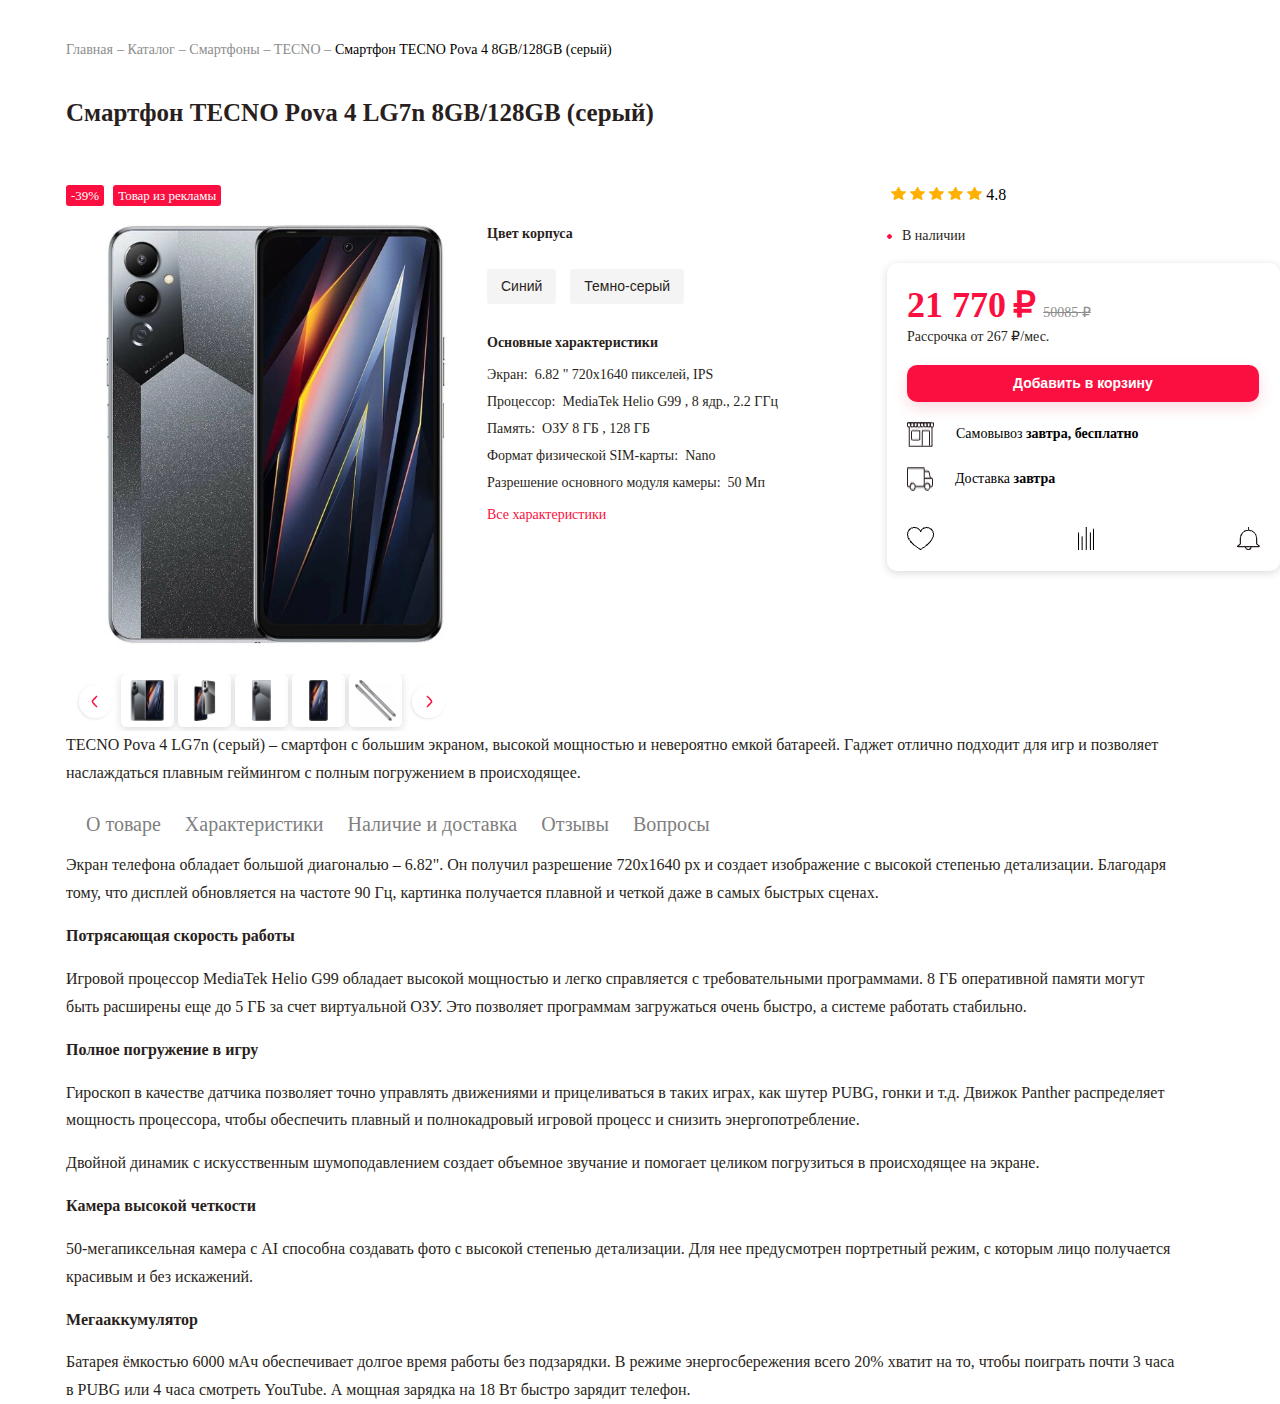
<file: pages/product card/index.html>
<!DOCTYPE html>
<html lang="en">
<head>
    <meta charset="UTF-8">
    <meta name="viewport" content="width=device-width, initial-scale=1.0">
    <title>Mobile Telephone</title>
    <link rel="stylesheet" href="./main.css">
    <link rel="stylesheet" href="./adaptive-pages.css">
    <script src="/scripts/telephone-swipe.js" defer></script>

    <link href="https://fonts.googleapis.com/css2?family=Montserrat:wght@100..900&display=swap" rel="stylesheet">
    <link rel="stylesheet" href="https://cdn.jsdelivr.net/npm/swiper@11/swiper-bundle.min.css"
  />
  <script src="https://cdn.jsdelivr.net/npm/swiper@11/swiper-bundle.min.js"></script>
</head>
<body>
<section class="container-telephone">
<div class="phone-nav">
    <nav class="phone-nav__header">
        <ul>
            <li><a class="phone-nav__text" href="#"></a>Главная</li>
            <li><a class="phone-nav__text" href="#"></a>&ndash;  Каталог</li>
            <li><a class="phone-nav__text" href="#"></a>&ndash; Смартфоны</li>
            <li><a class="phone-nav__text" href="#"></a>&ndash; TECNO &ndash;</li>
            <li><a class="phone-nav__text" href="#"></a> Смартфон TECNO Pova 4 8GB/128GB (серый)</li>
        </ul>
    </nav>

</div>
<h2 class="phone__title">Смартфон TECNO Pova 4 LG7n 8GB/128GB (серый) </h2>
<div class="phone-product">
    <div class="phone-product-sale">
<span class="phone-product-sale__percent">-39%</span>
<span class="phone-product-sale__text">Товар из рекламы</span>
</div>

<div class="phone-rating">
    <img src="/assets/icons/star.png" alt="star">
    <img src="/assets/icons/star.png" alt="star">
    <img src="/assets/icons/star.png" alt="star">
    <img src="/assets/icons/star.png" alt="star">
    <img src="/assets/icons/star.png" alt="star">
    <span class="phone-rating__number">4.8</span>
</div>
</div>
<!-- ОСНОВНАЯ ИНФОРМАЦИЯ ПРО ТЕЛЕФОН -->
<div class="phone-inform">
<div class="phone-inform-img">
    <img src="/assets/img/smartphone.png" alt="telephone">
</div>
<div class="phone-specification">
<span class="phone-specification-text-about">Цвет корпуса </span>

<div class="phone-specification-color">
    <button class="phone-specification__btn" type="submit">Синий</button>
    <button class="phone-specification__btn btn2" type="submit">Темно-серый</button>
</div>

<div class="phone-specification-text">
<h3 class="phone-specification-title">Основные характеристики</h3>
<div class="phone-specification-parametr">
    <span class="phone-specification-parametr__function">Экран:  6.82 " 720x1640 пикселей, IPS</span>
    <span  class="phone-specification-parametr__function">Процессор:  MediaTek Helio G99 , 8 ядр., 2.2 ГГц</span>
    <span  class="phone-specification-parametr__function">Память:  ОЗУ 8 ГБ , 128 ГБ</span>
    <span  class="phone-specification-parametr__function">Формат физической SIM-карты:  Nano</span>
    <span  class="phone-specification-parametr__function">Разрешение основного модуля камеры:  50 Мп</span>
    <a class="phone-specification__url" href="#">Все характеристики</a>

</div>
</div>
</div>
<div class="phone-develory">
    <div class="phone-develory-presence">
        <img src="/assets/icons/tochka.png" alt="tochka">
        <span class="phone-presence__text">В наличии</span>
    </div>
    <div class="phone-develory-table">
        <div class="phone-develory-price">
            <div class="phone-price">
                <span class="phone-price__new">21 770 ₽</span>
                <span class="phone-price__old">50085 ₽</span>
            </div>

            <span class="phone-develory-credit"> Рассрочка от 267 ₽/мес.</span>
            <div class="phone-develory-basket">
                <button class="phone-develory-basket__btn" type="submit">Добавить в корзину</button>
            </div>

            <div class="phone-develory-pickup">
                <img src="/assets/icons/samovyvoz.png" alt="samovyvoz">
                <span class="phone-develory-pickup__about"><span>Самовывоз</span> завтра, <b>бесплатно</b></span>
            </div>
            <div class="phone-develory-pickup">
                <img src="/assets/icons/Dostavka.png" alt="dostavka">
                <span class="phone-develory-pickup__about"> <span>Доставка</span> завтра</span>
            </div>
            <div class="phone-develory-icons">
                <img src="/assets/icons/buttonLove.png" alt="button love">
                <img src="/assets/icons/buttonStatic.png" alt="button stat">
                <img src="/assets/icons/buttonColocol.png" alt=" button colocol">
            </div>
        </div>
    </div>
</div>
<!-- Свайпер  -->
<div class="swiper swiper-telephone">
    <!-- Additional required wrapper -->
    <div class="swiper-wrapper swiper-wrapper-telephone">
      <!-- Slides -->
      <div class="swiper-slide slide-telephone">

       <a href=""> <img src="/assets/img/tel swiper1.png" alt="telephone1"></a>
       <a href=""> <img src="/assets/img/tel swiper 2.png" alt="telephone2"> </a>
       <a href=""> <img src="/assets/img/tel swiper 3.png" alt="telephone3">  </a>
       <a href="">  <img src="/assets/img/tel swipe 4.png" alt="telephone4"> </a>
       <a href="">  <img src="/assets/img/tel swiper 5.png" alt="telephone5"> </a>
      </div>
      <div class="swiper-slide slide-telephone">
        <a href=""> <img src="/assets/img/tel swiper1.png" alt="telephone1"></a>
        <a href=""> <img src="/assets/img/tel swiper 2.png" alt="telephone2"></a>
        <a href=""> <img src="/assets/img/tel swiper 3.png" alt="telephone3"></a>
        <a href="">  <img src="/assets/img/tel swipe 4.png" alt="telephone4"></a>
        <a href="">  <img src="/assets/img/tel swiper 5.png" alt="telephone5"></a>
       </div>
       <div class="swiper-slide slide-telephone">
        <a href=""> <img src="/assets/img/tel swiper1.png" alt="telephone1"></a>
        <a href=""> <img src="/assets/img/tel swiper 2.png" alt="telephone2"></a>
        <a href=""> <img src="/assets/img/tel swiper 3.png" alt="telephone3"></a>
        <a href="">  <img src="/assets/img/tel swipe 4.png" alt="telephone4"></a>
        <a href="">  <img src="/assets/img/tel swiper 5.png" alt="telephone5"></a>
       </div>
       <div class="swiper-slide slide-telephone">
        <a href=""> <img src="/assets/img/tel swiper1.png" alt="telephone1"></a>
        <a href=""> <img src="/assets/img/tel swiper 2.png" alt="telephone2"></a>
        <a href=""> <img src="/assets/img/tel swiper 3.png" alt="telephone3"></a>
        <a href=""> <img src="/assets/img/tel swipe 4.png" alt="telephone4"></a>
        <a href=""> <img src="/assets/img/tel swiper 5.png" alt="telephone5"></a>
       </div>
    </div>
    <!-- If we need pagination -->
    <!-- <div class="swiper-pagination"></div> -->
    <!-- If we need navigation buttons -->
    <div class="swiper-button-prev swiper-btn-tel-prev"> <img src="/assets/icons/arrow.png" alt="btn-prev"></div>
    <div class="swiper-button-next swiper-btn-tel-next"><img src="/assets/icons/arrow reverse.png" alt="btn-next"></div>
  </div>
</div>

  <span class="phone-main-information">TECNO Pova 4 LG7n (серый) – смартфон с большим экраном, высокой мощностью и невероятно емкой батареей. Гаджет отлично подходит для игр и позволяет наслаждаться плавным геймингом с полным погружением в происходящее.
    <div class="test-list">
        <label class="table-list" for="menu"></label>
        <select class="table-list2" name="list" id="test-list">
            <option class="format-list" value="product">О товаре</option>
            <option class="format-list"   value="charakter">Характеристики</option>
            <option class="format-list" value="dostavka">Наличие и доставка</option>
            <option class="format-list" value="otzyvy">Отзывы</option>
            <option class="format-list" value="question">Вопросы</option>
        </select>
    </div>
  <div class="phone-pages">
    <nav class="phone-pages-nav">
        <ul>

            <li><a class="phone-pages-nav__text" href="#">О товаре</a></li>
            <li><a class="phone-pages-nav__text" href="#">Характеристики</a></li>
            <li><a class="phone-pages-nav__text" href="#">Наличие и доставка</a></li>
            <li><a class="phone-pages-nav__text" href="#">Отзывы</a></li>
            <li><a class="phone-pages-nav__text" href="#">Вопросы</a></li>
        </ul>
    </nav>

  </div>
  <div class="line"></div>

  <div class="phone-window">
  <span class="phone-window__text ">Экран телефона обладает большой диагональю – 6.82". Он получил разрешение 720x1640 px и создает изображение с высокой степенью детализации. Благодаря тому, что дисплей обновляется на частоте 90 Гц, картинка получается плавной и четкой даже в самых быстрых сценах. </span>
</div>
  <div class="phone-characteristic">
 <h3 class="phone-characteristic__title">Потрясающая скорость работы</h3>
 <p class="phone-characteristic__about">Игровой процессор MediaTek Helio G99 обладает высокой мощностью и легко справляется с требовательными программами. 8 ГБ оперативной памяти могут быть расширены еще до 5 ГБ за счет виртуальной ОЗУ. Это позволяет программам загружаться очень быстро, а системе работать стабильно.</p>
</div>

<div class="phone-characteristic">
    <h3 class="phone-characteristic__title">Полное погружение в игру</h3>
    <p class="phone-characteristic__about">Гироскоп в качестве датчика позволяет точно управлять движениями и прицеливаться в таких играх, как шутер PUBG, гонки и т.д. Движок Panther распределяет мощность процессора, чтобы обеспечить плавный и полнокадровый игровой процесс и снизить энергопотребление.</p>
    <p class="phone-characteristic__about">Двойной динамик с искусственным шумоподавлением создает объемное звучание и помогает целиком погрузиться в происходящее на экране.</p>
   </div>

   <div class="phone-characteristic">
    <h3 class="phone-characteristic__title">Камера высокой четкости</h3>
    <p class="phone-characteristic__about">50-мегапиксельная камера с AI способна создавать фото с высокой степенью детализации. Для нее предусмотрен портретный режим, с которым лицо получается красивым и без искажений.</p>
   </div>

   <div class="phone-characteristic">
    <h3 class="phone-characteristic__title">Мегааккумулятор</h3>
    <p class="phone-characteristic__about">Батарея ёмкостью 6000 мАч обеспечивает долгое время работы без подзарядки. В режиме энергосбережения всего 20% хватит на то, чтобы поиграть почти 3 часа в PUBG или 4 часа смотреть YouTube. А мощная зарядка на 18 Вт быстро зарядит телефон.</p>
   </div>

</section>    
</body>
</html>
</file>
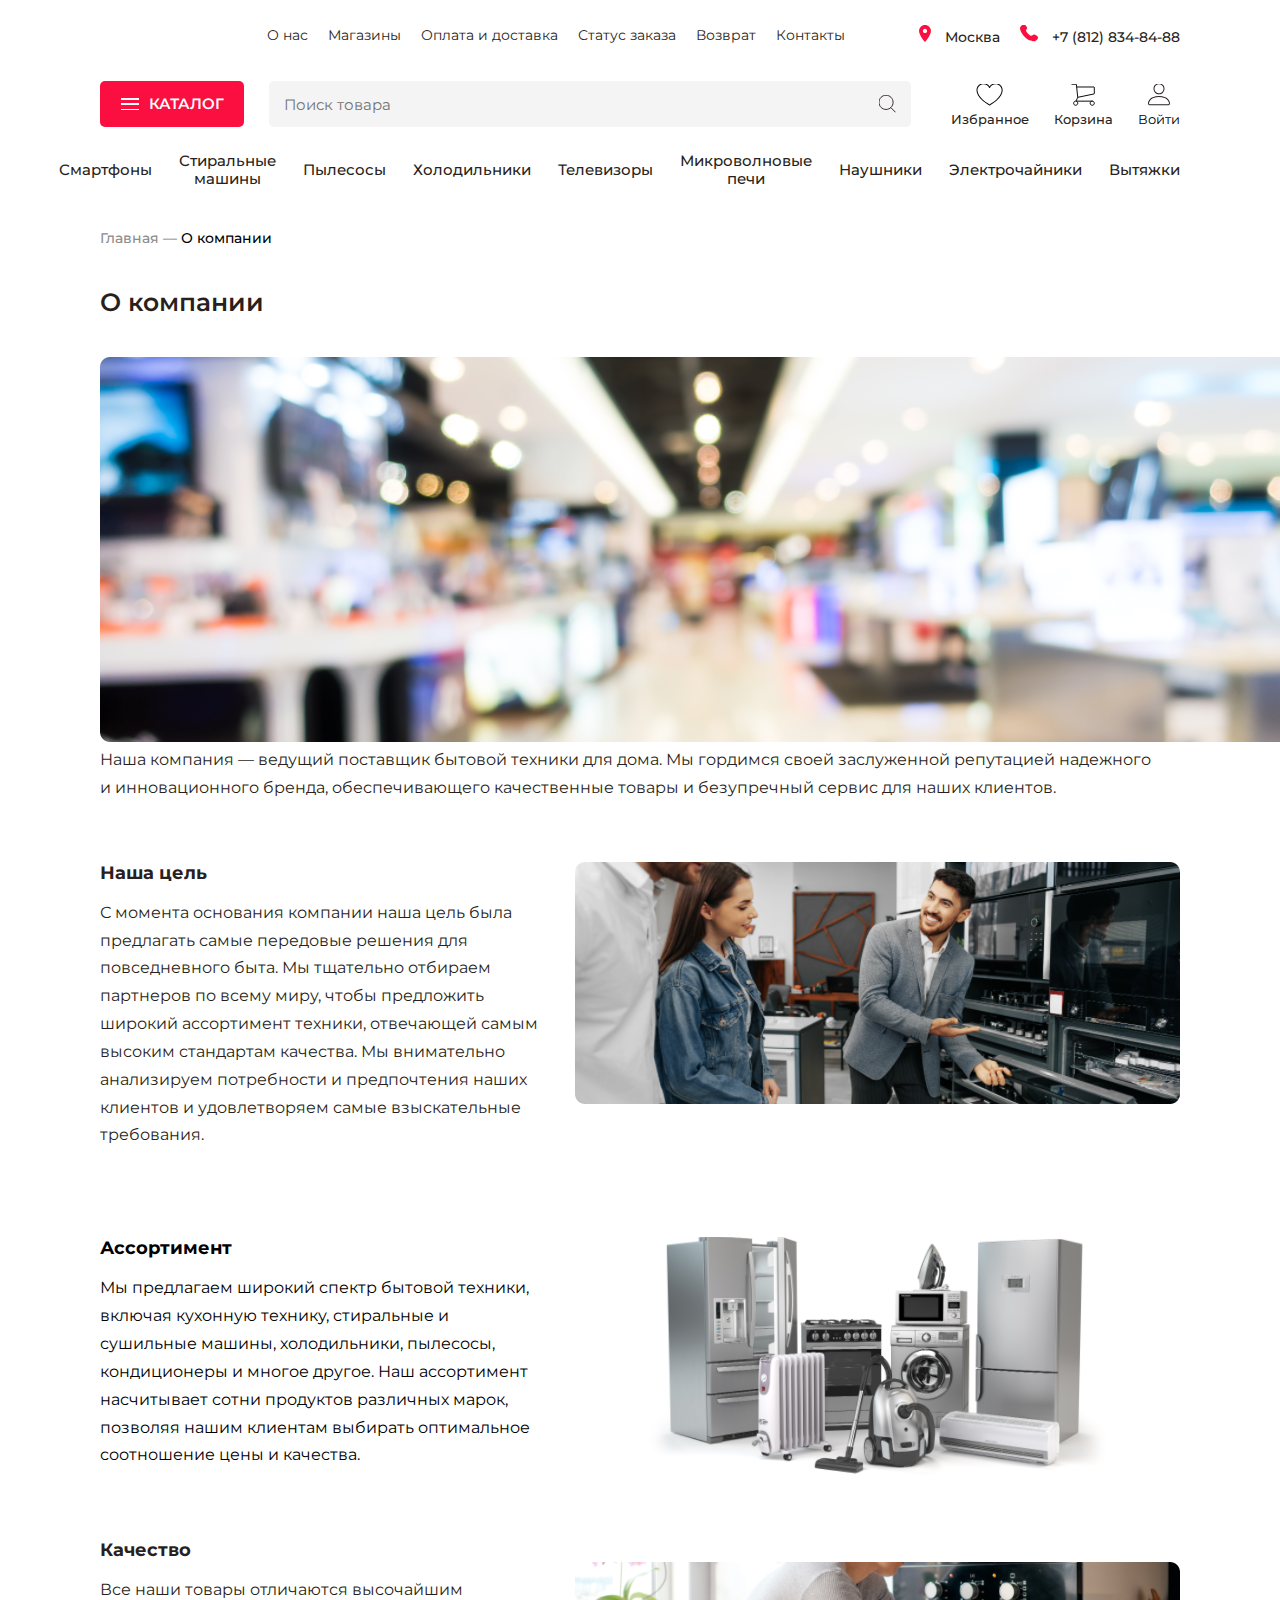
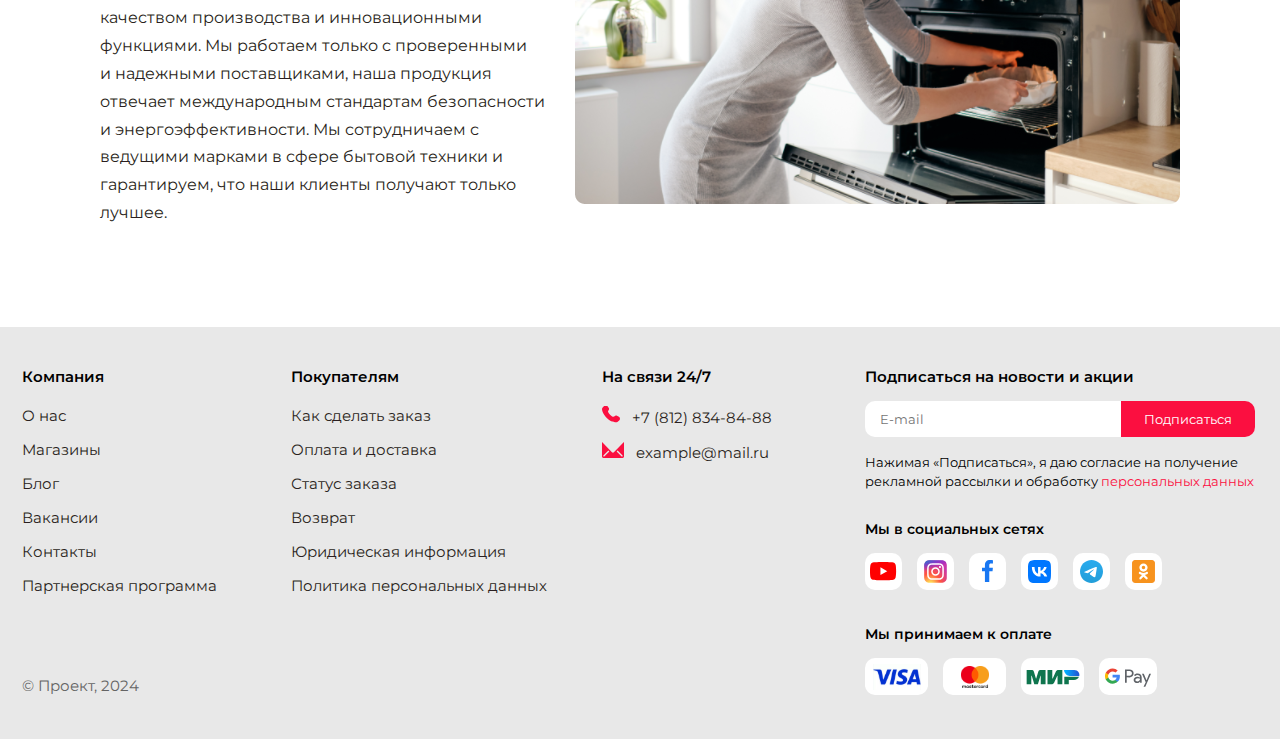
<file: pages/about us/about us.html>
<!DOCTYPE html>
<html lang="en">
<head>
    <meta charset="UTF-8">
    <meta name="viewport" content="width=device-width, initial-scale=1.0">
    <link rel="preconnect" href="https://fonts.gstatic.com" crossorigin>
    <link href="https://fonts.googleapis.com/css2?family=Montserrat:wght@100..900&display=swap" rel="stylesheet">
    <link rel="stylesheet" href="./about us.css">
    <title>Document</title>
    <script src="../../scripts/modal.js" defer></script>
    <script src="../../scripts/burger-menu.js" defer></script>
</head>
<body>
    <div class="container">
        <header class="header" id="header">
            <div class="header_top">
                <nav class="header_top-nav">
                    <li>
                        <a href="#">О нас</a>
                    </li>
                    <li>
                        <a href="#">Магазины</a>
                    </li>
                    <li>
                        <a href="#">Оплата и доставка</a>
                    </li>
                    <li>
                        <a href="#">Статус заказа</a>
                    </li>
                    <li>
                        <a href="#">Возврат</a>
                    </li>
                    <li>
                        <a href="#">Контакты</a>
                    </li>
                </nav>
                <div class="header_top-location">
                    <img class="header_top-location--img" src="../../assets/icons/Local.svg" alt="Moscow">
                    <a href="#">Москва</a>
                </div>
                <div class="header_top-tel">
                    <img src="../../assets/icons/Tel.svg" alt="Tel">
                    <a href="tel:+7 (812) 834-84-88">+7 (812) 834-84-88</a>
                </div>
            </div>
            <div class="header__midl">
                <button class="header__midl-btn" id="header__midl-btn">
                    <div class="header__midl-btn-content">
                        <div class="burger-menu">
                            <span class="burger-line"></span>
                        </div>
                        <span class="header__midl-btn-title">Каталог</span>
                    </div>
                </button>
                <div class="header_midl__search-input">
                    <input placeholder="Поиск товара" type="text">
                    <img src="../../assets/icons/Search.svg" alt="Search">
                </div>
                <div class="header_midl-wrapper--btn">
                    <a href="#">
                        <img src="../../assets/icons/Favorites.svg" alt="Favorites">
                        <span>Избранное</span>
                    </a>
                    <a href="#">
                        <img src="../../assets/icons/Basket.svg" alt="Basket">
                        <span>Корзина</span>
                    </a>
                    <button onclick="modalActiv(event)">
                        <img src="../../assets/icons/User.svg" alt="User">
                        <span>Войти</span>
                    </button>
                </div>
            </div>
            <!-- *****************start accordion********************************************************** -->
            <div class="accordion__wrapper">
                <div class="accordion">
                    <div class="accordion__menu">
                        <button data-btn="btn-1" class="accordion__menu-item">Смартфоны и гаджеты</button>
                        <div id="btn-1" class="accordion__sub-menu-wrapper">
                            <ul class="accordion__sub-menu-brands">
                                <li class="sub-menu__brands-item"><a href="#"><img src="../../assets/icons/brand-icon1.svg"
                                            alt="brand-icon"></a></li>
                                <li class="sub-menu__brands-item"><a href="#"><img src="../../assets/icons/brand-icon2.svg"
                                            alt="brand-icon"></a></li>
                                <li class="sub-menu__brands-item"><a href="#"><img src="../../assets/icons/brand-icon3.svg"
                                            alt="brand-icon"></a></li>
                                <li class="sub-menu__brands-item"><a href="#"><img src="../../assets/icons/brand-icon4.svg"
                                            alt="brand-icon"></a></li>
                            </ul>
                            <ul class="accordion__sub-menu">
                                <li class="accordion__sub-menu-item"><a
                                        class="accordion__right-link accordion__sub-menu-link" href="#">Смартфоны,
                                        телефоны</a>
                                    <ul class="accordion__sub-list">
                                        <li class="accordion__sub-list-item sub-list-item"><a
                                                class="accordion__sub-list-link" href="#">Смартфоны</a></li>
                                        <li class="accordion__sub-list-item sub-list-item"><a
                                                class="accordion__sub-list-link" href="#">Смартфоны Apple iPhone</a>
                                        </li>
                                        <li class="accordion__sub-list-item sub-list-item"><a
                                                class="accordion__sub-list-link" href="#">Смартфоны Samsung</a></li>
                                        <li class="accordion__sub-list-item sub-list-item"><a
                                                class="accordion__sub-list-link" href="#">Смартфоны Xiaomi</a></li>
                                        <li class="accordion__sub-list-item sub-list-item"><a
                                                class="accordion__sub-list-link" href="#">Сотовые телефоны</a></li>
                                        <li class="accordion__sub-list-item sub-list-item"><a
                                                class="accordion__sub-list-link" href="#">Радиотелефоны DECT</a></li>
                                        <li class="accordion__sub-list-item sub-list-item"><a
                                                class="accordion__sub-list-link" href="#">Проводные телефоны</a></li>
                                        <li class="accordion__sub-list-item sub-list-item"><a
                                                class="accordion__sub-list-link" href="#">Чехлы для смартфонов</a></li>
                                        <li class="accordion__sub-list-item sub-list-item"><a
                                                class="accordion__sub-list-link" href="#">Защитные стекла</a></li>
                                        <li class="accordion__sub-list-item sub-list-item"><a
                                                class="accordion__sub-list-link" href="#">Портативные зарядные
                                                устройства</a></li>
                                        <li class="accordion__sub-list-item sub-list-item"><button type="button"
                                                class="accordion__sub-list-btn accordion__sub-list-btn sub-list-btn">Показать
                                                все</button></li>
                                        <li class="accordion__sub-list-item sub-list-item-hide"><a
                                                class="accordion__sub-list-link" href="#">Смартфоны</a></li>
                                        <li class="accordion__sub-list-item sub-list-item-hide"><a
                                                class="accordion__sub-list-link" href="#">Смартфоны Apple iPhone</a>
                                        </li>
                                        <li class="accordion__sub-list-item sub-list-item-hide"><a
                                                class="accordion__sub-list-link" href="#">Смартфоны Samsung</a></li>
                                        <li class="accordion__sub-list-item sub-list-item-hide"><a
                                                class="accordion__sub-list-link" href="#">Смартфоны Xiaomi</a></li>
                                        <li class="accordion__sub-list-item sub-list-item-hide"><a
                                                class="accordion__sub-list-link" href="#">Сотовые телефоны</a></li>
                                        <li class="accordion__sub-list-item sub-list-item-hide"><a
                                                class="accordion__sub-list-link" href="#">Радиотелефоны DECT</a></li>
                                        <li class="accordion__sub-list-item sub-list-item-hide"><a
                                                class="accordion__sub-list-link" href="#">Проводные телефоны</a></li>
                                        <li class="accordion__sub-list-item sub-list-item-hide"><button type="button"
                                                class="accordion__sub-list-btn sub-list-btn-hide">Скрыть</button></li>
                                    </ul>
                                </li>
                                <li class="accordion__sub-menu-item"><a class="accordion__right-link" href="#">Все
                                        наушники</a>
                                    <ul class="accordion__sub-list">
                                        <li class="accordion__sub-list-item"><a class="accordion__sub-list-link"
                                                href="#">Наушники</a></li>
                                        <li class="accordion__sub-list-item"><a class="accordion__sub-list-link"
                                                href="#">Наушники и гарнитуры</a></li>
                                        <li class="accordion__sub-list-item"><a class="accordion__sub-list-link"
                                                href="#">Наушники Bluetooth</a></li>
                                        <li class="accordion__sub-list-item"><a class="accordion__sub-list-link"
                                                href="#">Наушники накладные</a></li>
                                        <li class="accordion__sub-list-item"><a class="accordion__sub-list-link"
                                                href="#">Наушники полноразмерные</a></li>
                                        <li class="accordion__sub-list-item"><a class="accordion__sub-list-link"
                                                href="#">Спортивные наушники</a></li>
                                        <li class="accordion__sub-list-item"><a class="accordion__sub-list-link"
                                                href="#">Наушники с плеером</a></li>
                                        <li class="accordion__sub-list-item"><a class="accordion__sub-list-link"
                                                href="#">Наушники True wireless</a></li>
                                    </ul>
                                </li>
                                <li class="accordion__sub-menu-item"><a class="accordion__right-link"
                                        href="#">Аксессуары</a>
                                    <ul class="accordion__sub-list">
                                        <li class="accordion__sub-list-item sub-list-item1"><a
                                                class="accordion__sub-list-link" href="#">Кабели и переходники</a></li>
                                        <li class="accordion__sub-list-item sub-list-item1"><a
                                                class="accordion__sub-list-link" href="#">Подставки и штативы для
                                                планшетов</a></li>
                                        <li class="accordion__sub-list-item sub-list-item1"><a
                                                class="accordion__sub-list-link" href="#">Чехлы для смартфонов</a></li>
                                        <li class="accordion__sub-list-item sub-list-item1"><a
                                                class="accordion__sub-list-link" href="#">Чехлы и клавиатуры для
                                                планшетов</a></li>
                                        <li class="accordion__sub-list-item sub-list-item1"><a
                                                class="accordion__sub-list-link" href="#">Защитные стекла</a></li>
                                        <li class="accordion__sub-list-item sub-list-item1"><a
                                                class="accordion__sub-list-link" href="#">Портативные зарядные
                                                устройства</a></li>
                                        <li class="accordion__sub-list-item sub-list-item1"><a
                                                class="accordion__sub-list-link" href="#">Кабели для смартфонов</a></li>
                                        <li class="accordion__sub-list-item sub-list-item1"><a
                                                class="accordion__sub-list-link" href="#">Сетевые зарядные
                                                устройства</a></li>
                                        <li class="accordion__sub-list-item sub-list-item1"><a
                                                class="accordion__sub-list-link" href="#">Док-станции</a></li>
                                        <li class="accordion__sub-list-item sub-list-item1"><a
                                                class="accordion__sub-list-link" href="#">Карты памяти</a></li>
                                        <li class="accordion__sub-list-item sub-list-item1"><button type="button"
                                                class="accordion__sub-list-btn sub-list-btn1">Показать все</button></li>
                                        <li class="accordion__sub-list-item sub-list-item1-hide"><a
                                                class="accordion__sub-list-link" href="#">Кабели для смартфонов</a></li>
                                        <li class="accordion__sub-list-item sub-list-item1-hide"><a
                                                class="accordion__sub-list-link" href="#">Сетевые зарядные
                                                устройства</a></li>
                                        <li class="accordion__sub-list-item sub-list-item1-hide"><a
                                                class="accordion__sub-list-link" href="#">Док-станции</a></li>
                                        <li class="accordion__sub-list-item sub-list-item1-hide"><a
                                                class="accordion__sub-list-link" href="#">Карты памяти</a></li>
                                        <li class="accordion__sub-list-item sub-list-item1-hide"><button type="button"
                                                class="accordion__sub-list-btn sub-list-btn1-hide">Скрыть</button></li>
                                    </ul>
                                </li>
                                <li class="accordion__sub-menu-item"><a class="accordion__right-link" href="#">Планшеты
                                        и электронные книги</a>
                                    <ul class="accordion__sub-list">
                                        <li class="accordion__sub-list-item"><a class="accordion__sub-list-link"
                                                href="#">Планшеты</a></li>
                                        <li class="accordion__sub-list-item"><a class="accordion__sub-list-link"
                                                href="#">Электронные книги</a></li>
                                        <li class="accordion__sub-list-item"><a class="accordion__sub-list-link"
                                                href="#">Планшеты детские для рисования</a></li>
                                        <li class="accordion__sub-list-item"><a class="accordion__sub-list-link"
                                                href="#">Защитные пленки для планшетов</a></li>
                                        <li class="accordion__sub-list-item"><a class="accordion__sub-list-link"
                                                href="#">Подставки и штативы/a></li>
                                        <li class="accordion__sub-list-item"><a class="accordion__sub-list-link"
                                                href="#">Чехлы и клавиатуры</a></li>
                                        <li class="accordion__sub-list-item"><a class="accordion__sub-list-link"
                                                href="#">Чехлы для электронных книг</a></li>
                                    </ul>
                                </li>
                                <li class="accordion__sub-menu-item"><a class="accordion__right-link"
                                        href="#">Портативный звук</a>
                                    <ul class="accordion__sub-list">
                                        <li class="accordion__sub-list-item"><a class="accordion__sub-list-link"
                                                href="#">Портативная акустика</a></li>
                                        <li class="accordion__sub-list-item"><a class="accordion__sub-list-link"
                                                href="#">Умные колонки</a></li>
                                        <li class="accordion__sub-list-item"><a class="accordion__sub-list-link"
                                                href="#">Интерактивные игрушки</a></li>
                                        <li class="accordion__sub-list-item"><a class="accordion__sub-list-link"
                                                href="#">Наушники Bluetooth</a></li>
                                        <li class="accordion__sub-list-item"><a class="accordion__sub-list-link"
                                                href="#">MP3 плееры</a></li>
                                        <li class="accordion__sub-list-item"><a class="accordion__sub-list-link"
                                                href="#">Диктофоны</a></li>
                                        <li class="accordion__sub-list-item"><a class="accordion__sub-list-link"
                                                href="#">Радиоприемники</a></li>
                                        <li class="accordion__sub-list-item"><a class="accordion__sub-list-link"
                                                href="#">Радиочасы</a></li>
                                        <li class="accordion__sub-list-item"><a class="accordion__sub-list-link"
                                                href="#">Bluetooth гарнитуры</a></li>
                                        <li class="accordion__sub-list-item"><a class="accordion__sub-list-link"
                                                href="#">Наушники True wireless</a></li>
                                    </ul>
                                </li>
                                <li class="accordion__sub-menu-item"><a class="accordion__right-link"
                                        href="#">Гаджеты</a>
                                    <ul class="accordion__sub-list">
                                        <li class="accordion__sub-list-item"><a class="accordion__sub-list-link"
                                                href="#">Умные часы</a></li>
                                        <li class="accordion__sub-list-item"><a class="accordion__sub-list-link"
                                                href="#">Умные часы детские</a></li>
                                        <li class="accordion__sub-list-item"><a class="accordion__sub-list-link"
                                                href="#">Фитнес трекеры</a></li>
                                        <li class="accordion__sub-list-item"><a class="accordion__sub-list-link"
                                                href="#">Ремешки и браслеты</a></li>
                                        <li class="accordion__sub-list-item"><a class="accordion__sub-list-link"
                                                href="#">Аксессуары для умных часов</a></li>
                                        <li class="accordion__sub-list-item"><a class="accordion__sub-list-link"
                                                href="#">Очки виртуальной реальности</a></li>
                                        <li class="accordion__sub-list-item"><a class="accordion__sub-list-link"
                                                href="#">Кошельки для криптовалют</a></li>
                                    </ul>
                                </li>
                                <li class="accordion__sub-menu-item"><a class="accordion__right-link" href="#">Система
                                        умный дом</a>
                                    <ul class="accordion__sub-list">
                                        <li class="accordion__sub-list-item"><a class="accordion__sub-list-link"
                                                href="#">Умный дом</a></li>
                                        <li class="accordion__sub-list-item"><a class="accordion__sub-list-link"
                                                href="#">Умные колонки</a></li>
                                        <li class="accordion__sub-list-item"><a class="accordion__sub-list-link"
                                                href="#">Умное освещение</a></li>
                                        <li class="accordion__sub-list-item"><a class="accordion__sub-list-link"
                                                href="#">Умные розетки</a></li>
                                        <li class="accordion__sub-list-item"><a class="accordion__sub-list-link"
                                                href="#">Умные датчики</a></li>
                                        <li class="accordion__sub-list-item"><a class="accordion__sub-list-link"
                                                href="#">Умные пульты</a></li>
                                        <li class="accordion__sub-list-item"><a class="accordion__sub-list-link"
                                                href="#">Комплекты для умного дома</a></li>
                                    </ul>
                                </li>
                            </ul>
                        </div>
                    </div>
                    <div class="accordion__menu">
                        <button data-btn="btn-2" class="accordion__menu-item">Телевизоры и видео</button>
                        <div id="btn-2" class="accordion__sub-menu-wrapper">
                            <ul class="accordion__sub-menu-brands">
                                <li class="sub-menu__brands-item"><a href="#"><img src="../../assets/icons/brand-icon2.svg"
                                            alt="brand-icon"></a></li>
                                <li class="sub-menu__brands-item"><a href="#"><img src="../../assets/icons/brand-icon1.svg"
                                            alt="brand-icon"></a></li>
                                <li class="sub-menu__brands-item"><a href="#"><img src="../../assets/icons/brand-icon3.svg"
                                            alt="brand-icon"></a></li>
                                <li class="sub-menu__brands-item"><a href="#"><img src="../../assets/icons/brand-icon4.svg"
                                            alt="brand-icon"></a></li>
                            </ul>
                            <ul class="accordion__sub-menu">
                                <li class="accordion__sub-menu-item"><a
                                        class="accordion__right-link accordion__sub-menu-link" href="#">Телевизоры</a>
                                    <ul class="accordion__sub-list">
                                        <li class="accordion__sub-list-item sub-list-item"><a
                                                class="accordion__sub-list-link" href="#">Все телевизоры</a></li>
                                        <li class="accordion__sub-list-item sub-list-item"><a
                                                class="accordion__sub-list-link" href="#">4К UHD-телевизоры</a></li>
                                        <li class="accordion__sub-list-item sub-list-item"><a
                                                class="accordion__sub-list-link" href="#">Смарт-телевизоры</a></li>
                                        <li class="accordion__sub-list-item sub-list-item"><a
                                                class="accordion__sub-list-link" href="#">Mini-Led-телевизоры</a></li>
                                        <li class="accordion__sub-list-item sub-list-item"><a
                                                class="accordion__sub-list-link" href="#">QLED-телевизоры</a></li>
                                        <li class="accordion__sub-list-item sub-list-item"><a
                                                class="accordion__sub-list-link" href="#">OLED-телевизоры</a></li>
                                        <li class="accordion__sub-list-item sub-list-item"><a
                                                class="accordion__sub-list-link" href="#">Премиум телевизоры</a></li>
                                        <li class="accordion__sub-list-item sub-list-item"><a
                                                class="accordion__sub-list-link" href="#">Лазерные телевизоры
                                                Hisense</a></li>
                                        <li class="accordion__sub-list-item sub-list-item"><a
                                                class="accordion__sub-list-link" href="#">Защитные стекла</a></li>
                                        <li class="accordion__sub-list-item sub-list-item"><a
                                                class="accordion__sub-list-link" href="#">Портативные зарядные
                                                устройства</a></li>
                                    </ul>
                                </li>
                                <li class="accordion__sub-menu-item"><a class="accordion__right-link"
                                        href="#">Цифровое/спутниковое ТВ</a>
                                    <ul class="accordion__sub-list">
                                        <li class="accordion__sub-list-item"><a class="accordion__sub-list-link"
                                                href="#">Триколор/НТВ+/МТС</a></li>
                                        <li class="accordion__sub-list-item"><a class="accordion__sub-list-link"
                                                href="#">Приставки Smart TV</a></li>
                                        <li class="accordion__sub-list-item"><a class="accordion__sub-list-link"
                                                href="#">Приставки Apple TV</a></li>
                                        <li class="accordion__sub-list-item"><a class="accordion__sub-list-link"
                                                href="#">IVI</a></li>
                                        <li class="accordion__sub-list-item"><a class="accordion__sub-list-link"
                                                href="#">OKKO</a></li>
                                        <li class="accordion__sub-list-item"><a class="accordion__sub-list-link"
                                                href="#">Wink</a></li>
                                        <li class="accordion__sub-list-item"><a class="accordion__sub-list-link"
                                                href="#">Все онлайн кинотеатры</a></li>
                                    </ul>
                                </li>
                                <li class="accordion__sub-menu-item"><a class="accordion__right-link"
                                        href="#">Аксессуары</a>
                                    <ul class="accordion__sub-list">
                                        <li class="accordion__sub-list-item sub-list-item1"><a
                                                class="accordion__sub-list-link" href="#">Кронштейны для TV</a></li>
                                        <li class="accordion__sub-list-item sub-list-item1"><a
                                                class="accordion__sub-list-link" href="#">Кабели и переходники</a></li>
                                        <li class="accordion__sub-list-item sub-list-item1"><a
                                                class="accordion__sub-list-link" href="#">Чистящие средства для
                                                экранов</a></li>
                                        <li class="accordion__sub-list-item sub-list-item1"><a
                                                class="accordion__sub-list-link" href="#">Сетевые фильтры и
                                                удлинители</a></li>
                                        <li class="accordion__sub-list-item sub-list-item1"><a
                                                class="accordion__sub-list-link" href="#">Стабилизаторы напряжения</a>
                                        </li>
                                        <li class="accordion__sub-list-item sub-list-item1"><a
                                                class="accordion__sub-list-link" href="#">Антенны</a></li>
                                        <li class="accordion__sub-list-item sub-list-item1"><a
                                                class="accordion__sub-list-link" href="#">Пульты для телевизоров</a>
                                        </li>
                                        <li class="accordion__sub-list-item sub-list-item1"><a
                                                class="accordion__sub-list-link" href="#">Фирменные рамки для
                                                телевизоров</a></li>
                                        <li class="accordion__sub-list-item sub-list-item1"><a
                                                class="accordion__sub-list-link" href="#">Док-станции</a></li>
                                    </ul>
                                </li>
                                <li class="accordion__sub-menu-item"><a class="accordion__right-link" href="#">Проекторы
                                        и экраны</a>
                                    <ul class="accordion__sub-list">
                                        <li class="accordion__sub-list-item"><a class="accordion__sub-list-link"
                                                href="#">Проекторы</a></li>
                                        <li class="accordion__sub-list-item"><a class="accordion__sub-list-link"
                                                href="#">Лазерные проекторы</a></li>
                                        <li class="accordion__sub-list-item"><a class="accordion__sub-list-link"
                                                href="#">Портативные проекторы</a></li>
                                        <li class="accordion__sub-list-item"><a class="accordion__sub-list-link"
                                                href="#">Smart проекторы</a></li>
                                        <li class="accordion__sub-list-item"><a class="accordion__sub-list-link"
                                                href="#">Экраны для видеопроекторов</a></li>
                                        <li class="accordion__sub-list-item"><a class="accordion__sub-list-link"
                                                href="#">Подвесы для видеопроекторов</a></li>
                                        <li class="accordion__sub-list-item"><a class="accordion__sub-list-link"
                                                href="#">Подставки для видеопроекторов</a></li>
                                    </ul>
                                </li>
                                <li class="accordion__sub-menu-item"><a class="accordion__right-link"
                                        href="#">Комплектующие</a>
                                    <ul class="accordion__sub-list">
                                        <li class="accordion__sub-list-item"><a class="accordion__sub-list-link"
                                                href="#">DVD, Blu-Ray и медиаплееры</a></li>
                                        <li class="accordion__sub-list-item"><a class="accordion__sub-list-link"
                                                href="#">Телевизионные приемники</a></li>
                                        <li class="accordion__sub-list-item"><a class="accordion__sub-list-link"
                                                href="#">Клавиатуры для Smart TV</a></li>
                                        <li class="accordion__sub-list-item"><a class="accordion__sub-list-link"
                                                href="#">Тумбы и подставки для TV</a></li>
                                        <li class="accordion__sub-list-item"><a class="accordion__sub-list-link"
                                                href="#">Батарейки и аккумуляторы</a></li>
                                        <li class="accordion__sub-list-item"><a class="accordion__sub-list-link"
                                                href="#">Диктофоны</a></li>
                                        <li class="accordion__sub-list-item"><a class="accordion__sub-list-link"
                                                href="#">Радиоприемники</a></li>
                                        <li class="accordion__sub-list-item"><a class="accordion__sub-list-link"
                                                href="#">Радиочасы</a></li>
                                    </ul>
                                </li>
                                <li class="accordion__sub-menu-item"><a class="accordion__right-link"
                                        href="#">Гаджеты</a>
                                    <ul class="accordion__sub-list">
                                        <li class="accordion__sub-list-item"><a class="accordion__sub-list-link"
                                                href="#">Умные часы</a></li>
                                        <li class="accordion__sub-list-item"><a class="accordion__sub-list-link"
                                                href="#">Умные часы детские</a></li>
                                        <li class="accordion__sub-list-item"><a class="accordion__sub-list-link"
                                                href="#">Фитнес трекеры</a></li>
                                        <li class="accordion__sub-list-item"><a class="accordion__sub-list-link"
                                                href="#">Ремешки и браслеты</a></li>
                                        <li class="accordion__sub-list-item"><a class="accordion__sub-list-link"
                                                href="#">Аксессуары для умных часов</a></li>
                                        <li class="accordion__sub-list-item"><a class="accordion__sub-list-link"
                                                href="#">Очки виртуальной реальности</a></li>
                                        <li class="accordion__sub-list-item"><a class="accordion__sub-list-link"
                                                href="#">Кошельки для криптовалют</a></li>
                                    </ul>
                                </li>
                                <li class="accordion__sub-menu-item"><a class="accordion__right-link" href="#">Система
                                        умный дом</a>
                                    <ul class="accordion__sub-list">
                                        <li class="accordion__sub-list-item"><a class="accordion__sub-list-link"
                                                href="#">Умный дом</a></li>
                                        <li class="accordion__sub-list-item"><a class="accordion__sub-list-link"
                                                href="#">Умные колонки</a></li>
                                        <li class="accordion__sub-list-item"><a class="accordion__sub-list-link"
                                                href="#">Умное освещение</a></li>
                                        <li class="accordion__sub-list-item"><a class="accordion__sub-list-link"
                                                href="#">Умные розетки</a></li>
                                        <li class="accordion__sub-list-item"><a class="accordion__sub-list-link"
                                                href="#">Умные датчики</a></li>
                                        <li class="accordion__sub-list-item"><a class="accordion__sub-list-link"
                                                href="#">Умные пульты</a></li>
                                        <li class="accordion__sub-list-item"><a class="accordion__sub-list-link"
                                                href="#">Комплекты для умного дома</a></li>
                                    </ul>
                                </li>
                            </ul>
                        </div>
                    </div>
                    <div class="accordion__menu">
                        <button data-btn="btn-3" class="accordion__menu-item">Ноутбуки и компьютеры</button>
                        <div id="btn-3" class="accordion__sub-menu-wrapper">
                            <ul class="accordion__sub-menu-brands">
                                <li class="sub-menu__brands-item"><a href="#"><img src="../../assets/icons/brand-icon1.svg"
                                            alt="brand-icon"></a></li>
                                <li class="sub-menu__brands-item"><a href="#"><img src="../../assets/icons/brand-icon2.svg"
                                            alt="brand-icon"></a></li>
                                <li class="sub-menu__brands-item"><a href="#"><img src="../../assets/icons/brand-icon4.svg"
                                            alt="brand-icon"></a></li>
                                <li class="sub-menu__brands-item"><a href="#"><img src="../../assets/icons/brand-icon3.svg"
                                            alt="brand-icon"></a></li>
                            </ul>
                            <ul class="accordion__sub-menu">
                                <li class="accordion__sub-menu-item"><a
                                        class="accordion__right-link accordion__sub-menu-link" href="#">Ноутбуки</a>
                                    <ul class="accordion__sub-list">
                                        <li class="accordion__sub-list-item sub-list-item"><a
                                                class="accordion__sub-list-link" href="#">Все ноутбуки</a></li>
                                        <li class="accordion__sub-list-item sub-list-item"><a
                                                class="accordion__sub-list-link" href="#">Игровые ноутбуки</a></li>
                                        <li class="accordion__sub-list-item sub-list-item"><a
                                                class="accordion__sub-list-link" href="#">Ноутбуки Huawei</a></li>
                                        <li class="accordion__sub-list-item sub-list-item"><a
                                                class="accordion__sub-list-link" href="#">Ноутбуки Apple</a></li>
                                        <li class="accordion__sub-list-item sub-list-item"><a
                                                class="accordion__sub-list-link" href="#">Ноутбуки MSI</a></li>
                                        <li class="accordion__sub-list-item sub-list-item"><a
                                                class="accordion__sub-list-link" href="#">Ультрабуки</a></li>
                                        <li class="accordion__sub-list-item sub-list-item"><a
                                                class="accordion__sub-list-link" href="#">Ноутбуки-трансформеры</a></li>
                                    </ul>
                                </li>
                                <li class="accordion__sub-menu-item"><a class="accordion__right-link" href="#">Планшеты
                                        и электронные книги</a>
                                    <ul class="accordion__sub-list">
                                        <li class="accordion__sub-list-item"><a class="accordion__sub-list-link"
                                                href="#">Все планшеты</a></li>
                                        <li class="accordion__sub-list-item"><a class="accordion__sub-list-link"
                                                href="#">Apple iPad</a></li>
                                        <li class="accordion__sub-list-item"><a class="accordion__sub-list-link"
                                                href="#">iPad 2024</a></li>
                                        <li class="accordion__sub-list-item"><a class="accordion__sub-list-link"
                                                href="#">Samsung Galaxy Tab</a></li>
                                        <li class="accordion__sub-list-item"><a class="accordion__sub-list-link"
                                                href="#">HUAWEI MatePad</a></li>
                                        <li class="accordion__sub-list-item"><a class="accordion__sub-list-link"
                                                href="#">Honor Pad</a></li>
                                        <li class="accordion__sub-list-item"><a class="accordion__sub-list-link"
                                                href="#">Аксессуары для планшетов</a></li>
                                        <li class="accordion__sub-list-item"><a class="accordion__sub-list-link"
                                                href="#">Электронные книги и аксессуары</a></li>
                                    </ul>
                                </li>
                                <li class="accordion__sub-menu-item"><a class="accordion__right-link"
                                        href="#">Аксессуары</a>
                                    <ul class="accordion__sub-list">
                                        <li class="accordion__sub-list-item sub-list-item1"><a
                                                class="accordion__sub-list-link" href="#">Игровые аксессуары</a></li>
                                        <li class="accordion__sub-list-item sub-list-item1"><a
                                                class="accordion__sub-list-link" href="#">Клавиатуры и мыши</a></li>
                                        <li class="accordion__sub-list-item sub-list-item1"><a
                                                class="accordion__sub-list-link" href="#">Роутеры и сетевое
                                                оборудование</a></li>
                                        <li class="accordion__sub-list-item sub-list-item1"><a
                                                class="accordion__sub-list-link" href="#">Внешние жесткие диски</a></li>
                                        <li class="accordion__sub-list-item sub-list-item1"><a
                                                class="accordion__sub-list-link" href="#">Флеш-накопители</a></li>
                                        <li class="accordion__sub-list-item sub-list-item1"><a
                                                class="accordion__sub-list-link" href="#">Сумки для ноутбуков</a></li>
                                        <li class="accordion__sub-list-item sub-list-item1"><a
                                                class="accordion__sub-list-link" href="#">Компьютерная мебель</a></li>
                                        <li class="accordion__sub-list-item sub-list-item1"><a
                                                class="accordion__sub-list-link" href="#">Антивирусы</a></li>
                                        <li class="accordion__sub-list-item sub-list-item1"><a
                                                class="accordion__sub-list-link" href="#">Программное обесечение</a>
                                        </li>
                                        <li class="accordion__sub-list-item sub-list-item1"><a
                                                class="accordion__sub-list-link" href="#">Карты памяти</a></li>
                                    </ul>
                                </li>
                                <li class="accordion__sub-menu-item"><a class="accordion__right-link"
                                        href="#">Компьютеры и мониторы</a>
                                    <ul class="accordion__sub-list">
                                        <li class="accordion__sub-list-item"><a class="accordion__sub-list-link"
                                                href="#">Мониторы</a></li>
                                        <li class="accordion__sub-list-item"><a class="accordion__sub-list-link"
                                                href="#">Игровые мониторы</a></li>
                                        <li class="accordion__sub-list-item"><a class="accordion__sub-list-link"
                                                href="#">Мониторы Samsung</a></li>
                                        <li class="accordion__sub-list-item"><a class="accordion__sub-list-link"
                                                href="#">Системные блоки</a></li>
                                        <li class="accordion__sub-list-item"><a class="accordion__sub-list-link"
                                                href="#">Игровые системные блоки</a></li>
                                        <li class="accordion__sub-list-item"><a class="accordion__sub-list-link"
                                                href="#">Чехлы и клавиатуры</a></li>
                                        <li class="accordion__sub-list-item"><a class="accordion__sub-list-link"
                                                href="#">Моноблоки</a></li>
                                    </ul>
                                </li>
                                <li class="accordion__sub-menu-item"><a class="accordion__right-link"
                                        href="#">Компьютерные комплектующие</a>
                                    <ul class="accordion__sub-list">
                                        <li class="accordion__sub-list-item"><a class="accordion__sub-list-link"
                                                href="#">Портативная акустика</a></li>
                                        <li class="accordion__sub-list-item"><a class="accordion__sub-list-link"
                                                href="#">Умные колонки</a></li>
                                        <li class="accordion__sub-list-item"><a class="accordion__sub-list-link"
                                                href="#">Интерактивные игрушки</a></li>
                                        <li class="accordion__sub-list-item"><a class="accordion__sub-list-link"
                                                href="#">Наушники Bluetooth</a></li>
                                        <li class="accordion__sub-list-item"><a class="accordion__sub-list-link"
                                                href="#">MP3 плееры</a></li>
                                        <li class="accordion__sub-list-item"><a class="accordion__sub-list-link"
                                                href="#">Диктофоны</a></li>
                                        <li class="accordion__sub-list-item"><a class="accordion__sub-list-link"
                                                href="#">Радиоприемники</a></li>
                                        <li class="accordion__sub-list-item"><a class="accordion__sub-list-link"
                                                href="#">Радиочасы</a></li>
                                        <li class="accordion__sub-list-item"><a class="accordion__sub-list-link"
                                                href="#">Bluetooth гарнитуры</a></li>
                                        <li class="accordion__sub-list-item"><a class="accordion__sub-list-link"
                                                href="#">Наушники True wireless</a></li>
                                    </ul>
                                </li>
                                <li class="accordion__sub-menu-item"><a class="accordion__right-link"
                                        href="#">Гаджеты</a>
                                    <ul class="accordion__sub-list">
                                        <li class="accordion__sub-list-item"><a class="accordion__sub-list-link"
                                                href="#">Умные часы</a></li>
                                        <li class="accordion__sub-list-item"><a class="accordion__sub-list-link"
                                                href="#">Умные часы детские</a></li>
                                        <li class="accordion__sub-list-item"><a class="accordion__sub-list-link"
                                                href="#">Фитнес трекеры</a></li>
                                        <li class="accordion__sub-list-item"><a class="accordion__sub-list-link"
                                                href="#">Ремешки и браслеты</a></li>
                                        <li class="accordion__sub-list-item"><a class="accordion__sub-list-link"
                                                href="#">Аксессуары для умных часов</a></li>
                                        <li class="accordion__sub-list-item"><a class="accordion__sub-list-link"
                                                href="#">Очки виртуальной реальности</a></li>
                                        <li class="accordion__sub-list-item"><a class="accordion__sub-list-link"
                                                href="#">Кошельки для криптовалют</a></li>
                                    </ul>
                                </li>
                            </ul>
                        </div>
                    </div>
                    <div class="accordion__menu">
                        <button data-btn="btn-4" class="accordion__menu-item">Техника для кухни</button>
                        <div id="btn-4" class="accordion__sub-menu-wrapper">
                            <ul class="accordion__sub-menu-brands">
                                <li class="sub-menu__brands-item"><a href="#"><img src="../../assets/icons/brand-icon2.svg"
                                            alt="brand-icon"></a></li>
                                <li class="sub-menu__brands-item"><a href="#"><img src="../../assets/icons/brand-icon3.svg"
                                            alt="brand-icon"></a></li>
                                <li class="sub-menu__brands-item"><a href="#"><img src="../../assets/icons/brand-icon1.svg"
                                            alt="brand-icon"></a></li>
                                <li class="sub-menu__brands-item"><a href="#"><img src="../../assets/icons/brand-icon4.svg"
                                            alt="brand-icon"></a></li>
                            </ul>
                            <ul class="accordion__sub-menu">
                                <li class="accordion__sub-menu-item"><a
                                        class="accordion__right-link accordion__sub-menu-link" href="#">Смартфоны,
                                        телефоны</a>
                                    <ul class="accordion__sub-list">
                                        <li class="accordion__sub-list-item sub-list-item"><a
                                                class="accordion__sub-list-link" href="#">Смартфоны</a></li>
                                        <li class="accordion__sub-list-item sub-list-item"><a
                                                class="accordion__sub-list-link" href="#">Смартфоны Apple iPhone</a>
                                        </li>
                                        <li class="accordion__sub-list-item sub-list-item"><a
                                                class="accordion__sub-list-link" href="#">Смартфоны Samsung</a></li>
                                        <li class="accordion__sub-list-item sub-list-item"><a
                                                class="accordion__sub-list-link" href="#">Смартфоны Xiaomi</a></li>
                                        <li class="accordion__sub-list-item sub-list-item"><a
                                                class="accordion__sub-list-link" href="#">Сотовые телефоны</a></li>
                                        <li class="accordion__sub-list-item sub-list-item"><a
                                                class="accordion__sub-list-link" href="#">Радиотелефоны DECT</a></li>
                                        <li class="accordion__sub-list-item sub-list-item"><a
                                                class="accordion__sub-list-link" href="#">Проводные телефоны</a></li>
                                        <li class="accordion__sub-list-item sub-list-item"><a
                                                class="accordion__sub-list-link" href="#">Чехлы для смартфонов</a></li>
                                        <li class="accordion__sub-list-item sub-list-item"><a
                                                class="accordion__sub-list-link" href="#">Защитные стекла</a></li>
                                        <li class="accordion__sub-list-item sub-list-item"><a
                                                class="accordion__sub-list-link" href="#">Портативные зарядные
                                                устройства</a></li>
                                        <li class="accordion__sub-list-item sub-list-item"><a
                                                class="accordion__sub-list-link" href="#">Смартфоны</a></li>
                                        <li class="accordion__sub-list-item sub-list-item"><a
                                                class="accordion__sub-list-link" href="#">Смартфоны Apple iPhone</a>
                                        </li>
                                        <li class="accordion__sub-list-item sub-list-item"><a
                                                class="accordion__sub-list-link" href="#">Смартфоны Samsung</a></li>
                                        <li class="accordion__sub-list-item sub-list-item"><a
                                                class="accordion__sub-list-link" href="#">Смартфоны Xiaomi</a></li>
                                        <li class="accordion__sub-list-item sub-list-item"><a
                                                class="accordion__sub-list-link" href="#">Сотовые телефоны</a></li>
                                        <li class="accordion__sub-list-item sub-list-item"><a
                                                class="accordion__sub-list-link" href="#">Радиотелефоны DECT</a></li>
                                        <li class="accordion__sub-list-item sub-list-item"><a
                                                class="accordion__sub-list-link" href="#">Проводные телефоны</a></li>
                                    </ul>
                                </li>
                                <li class="accordion__sub-menu-item"><a class="accordion__right-link" href="#">Все
                                        наушники</a>
                                    <ul class="accordion__sub-list">
                                        <li class="accordion__sub-list-item"><a class="accordion__sub-list-link"
                                                href="#">Наушники</a></li>
                                        <li class="accordion__sub-list-item"><a class="accordion__sub-list-link"
                                                href="#">Наушники и гарнитуры</a></li>
                                        <li class="accordion__sub-list-item"><a class="accordion__sub-list-link"
                                                href="#">Наушники Bluetooth</a></li>
                                        <li class="accordion__sub-list-item"><a class="accordion__sub-list-link"
                                                href="#">Наушники накладные</a></li>
                                        <li class="accordion__sub-list-item"><a class="accordion__sub-list-link"
                                                href="#">Наушники полноразмерные</a></li>
                                        <li class="accordion__sub-list-item"><a class="accordion__sub-list-link"
                                                href="#">Спортивные наушники</a></li>
                                        <li class="accordion__sub-list-item"><a class="accordion__sub-list-link"
                                                href="#">Наушники с плеером</a></li>
                                        <li class="accordion__sub-list-item"><a class="accordion__sub-list-link"
                                                href="#">Наушники True wireless</a></li>
                                    </ul>
                                </li>
                                <li class="accordion__sub-menu-item"><a class="accordion__right-link"
                                        href="#">Аксессуары</a>
                                    <ul class="accordion__sub-list">
                                        <li class="accordion__sub-list-item sub-list-item1"><a
                                                class="accordion__sub-list-link" href="#">Кабели и переходники</a></li>
                                        <li class="accordion__sub-list-item sub-list-item1"><a
                                                class="accordion__sub-list-link" href="#">Подставки и штативы для
                                                планшетов</a></li>
                                        <li class="accordion__sub-list-item sub-list-item1"><a
                                                class="accordion__sub-list-link" href="#">Чехлы для смартфонов</a></li>
                                        <li class="accordion__sub-list-item sub-list-item1"><a
                                                class="accordion__sub-list-link" href="#">Чехлы и клавиатуры для
                                                планшетов</a></li>
                                        <li class="accordion__sub-list-item sub-list-item1"><a
                                                class="accordion__sub-list-link" href="#">Защитные стекла</a></li>
                                        <li class="accordion__sub-list-item sub-list-item1"><a
                                                class="accordion__sub-list-link" href="#">Портативные зарядные
                                                устройства</a></li>
                                        <li class="accordion__sub-list-item sub-list-item1"><a
                                                class="accordion__sub-list-link" href="#">Кабели для смартфонов</a></li>
                                        <li class="accordion__sub-list-item sub-list-item1"><a
                                                class="accordion__sub-list-link" href="#">Сетевые зарядные
                                                устройства</a></li>
                                        <li class="accordion__sub-list-item sub-list-item1"><a
                                                class="accordion__sub-list-link" href="#">Док-станции</a></li>
                                        <li class="accordion__sub-list-item sub-list-item1"><a
                                                class="accordion__sub-list-link" href="#">Карты памяти</a></li>
                                        <li class="accordion__sub-list-item sub-list-item1"><a
                                                class="accordion__sub-list-link" href="#">Кабели для смартфонов</a></li>
                                        <li class="accordion__sub-list-item sub-list-item1"><a
                                                class="accordion__sub-list-link" href="#">Сетевые зарядные
                                                устройства</a></li>
                                        <li class="accordion__sub-list-item sub-list-item1"><a
                                                class="accordion__sub-list-link" href="#">Док-станции</a></li>
                                        <li class="accordion__sub-list-item sub-list-item1"><a
                                                class="accordion__sub-list-link" href="#">Карты памяти</a></li>
                                    </ul>
                                </li>
                                <li class="accordion__sub-menu-item"><a class="accordion__right-link" href="#">Планшеты
                                        и электронные книги</a>
                                    <ul class="accordion__sub-list">
                                        <li class="accordion__sub-list-item"><a class="accordion__sub-list-link"
                                                href="#">Планшеты</a></li>
                                        <li class="accordion__sub-list-item"><a class="accordion__sub-list-link"
                                                href="#">Электронные книги</a></li>
                                        <li class="accordion__sub-list-item"><a class="accordion__sub-list-link"
                                                href="#">Планшеты детские для рисования</a></li>
                                        <li class="accordion__sub-list-item"><a class="accordion__sub-list-link"
                                                href="#">Защитные пленки для планшетов</a></li>
                                        <li class="accordion__sub-list-item"><a class="accordion__sub-list-link"
                                                href="#">Подставки и штативы/a></li>
                                        <li class="accordion__sub-list-item"><a class="accordion__sub-list-link"
                                                href="#">Чехлы и клавиатуры</a></li>
                                        <li class="accordion__sub-list-item"><a class="accordion__sub-list-link"
                                                href="#">Чехлы для электронных книг</a></li>
                                    </ul>
                                </li>
                                <li class="accordion__sub-menu-item"><a class="accordion__right-link"
                                        href="#">Портативный звук</a>
                                    <ul class="accordion__sub-list">
                                        <li class="accordion__sub-list-item"><a class="accordion__sub-list-link"
                                                href="#">Портативная акустика</a></li>
                                        <li class="accordion__sub-list-item"><a class="accordion__sub-list-link"
                                                href="#">Умные колонки</a></li>
                                        <li class="accordion__sub-list-item"><a class="accordion__sub-list-link"
                                                href="#">Интерактивные игрушки</a></li>
                                        <li class="accordion__sub-list-item"><a class="accordion__sub-list-link"
                                                href="#">Наушники Bluetooth</a></li>
                                        <li class="accordion__sub-list-item"><a class="accordion__sub-list-link"
                                                href="#">MP3 плееры</a></li>
                                        <li class="accordion__sub-list-item"><a class="accordion__sub-list-link"
                                                href="#">Диктофоны</a></li>
                                        <li class="accordion__sub-list-item"><a class="accordion__sub-list-link"
                                                href="#">Радиоприемники</a></li>
                                        <li class="accordion__sub-list-item"><a class="accordion__sub-list-link"
                                                href="#">Радиочасы</a></li>
                                        <li class="accordion__sub-list-item"><a class="accordion__sub-list-link"
                                                href="#">Bluetooth гарнитуры</a></li>
                                        <li class="accordion__sub-list-item"><a class="accordion__sub-list-link"
                                                href="#">Наушники True wireless</a></li>
                                    </ul>
                                </li>
                                <li class="accordion__sub-menu-item"><a class="accordion__right-link"
                                        href="#">Гаджеты</a>
                                    <ul class="accordion__sub-list">
                                        <li class="accordion__sub-list-item"><a class="accordion__sub-list-link"
                                                href="#">Умные часы</a></li>
                                        <li class="accordion__sub-list-item"><a class="accordion__sub-list-link"
                                                href="#">Умные часы детские</a></li>
                                        <li class="accordion__sub-list-item"><a class="accordion__sub-list-link"
                                                href="#">Фитнес трекеры</a></li>
                                        <li class="accordion__sub-list-item"><a class="accordion__sub-list-link"
                                                href="#">Ремешки и браслеты</a></li>
                                        <li class="accordion__sub-list-item"><a class="accordion__sub-list-link"
                                                href="#">Аксессуары для умных часов</a></li>
                                        <li class="accordion__sub-list-item"><a class="accordion__sub-list-link"
                                                href="#">Очки виртуальной реальности</a></li>
                                        <li class="accordion__sub-list-item"><a class="accordion__sub-list-link"
                                                href="#">Кошельки для криптовалют</a></li>
                                    </ul>
                                </li>
                                <li class="accordion__sub-menu-item"><a class="accordion__right-link" href="#">Система
                                        умный дом</a>
                                    <ul class="accordion__sub-list">
                                        <li class="accordion__sub-list-item"><a class="accordion__sub-list-link"
                                                href="#">Умный дом</a></li>
                                        <li class="accordion__sub-list-item"><a class="accordion__sub-list-link"
                                                href="#">Умные колонки</a></li>
                                        <li class="accordion__sub-list-item"><a class="accordion__sub-list-link"
                                                href="#">Умное освещение</a></li>
                                        <li class="accordion__sub-list-item"><a class="accordion__sub-list-link"
                                                href="#">Умные розетки</a></li>
                                        <li class="accordion__sub-list-item"><a class="accordion__sub-list-link"
                                                href="#">Умные датчики</a></li>
                                        <li class="accordion__sub-list-item"><a class="accordion__sub-list-link"
                                                href="#">Умные пульты</a></li>
                                        <li class="accordion__sub-list-item"><a class="accordion__sub-list-link"
                                                href="#">Комплекты для умного дома</a></li>
                                    </ul>
                                </li>
                            </ul>
                        </div>
                    </div>
                    <div class="accordion__menu">
                        <button data-btn="btn-5" class="accordion__menu-item">Техника для дома</button>
                        <div id="btn-5" class="accordion__sub-menu-wrapper">
                            <ul class="accordion__sub-menu-brands">
                                <li class="sub-menu__brands-item"><a href="#"><img src="../../assets/icons/brand-icon2.svg"
                                            alt="brand-icon"></a></li>
                                <li class="sub-menu__brands-item"><a href="#"><img src="../../assets/icons/brand-icon1.svg"
                                            alt="brand-icon"></a></li>
                                <li class="sub-menu__brands-item"><a href="#"><img src="../../assets/icons/brand-icon4.svg"
                                            alt="brand-icon"></a></li>
                                <li class="sub-menu__brands-item"><a href="#"><img src="../../assets/icons/brand-icon3.svg"
                                            alt="brand-icon"></a></li>
                            </ul>
                            <ul class="accordion__sub-menu">
                                <li class="accordion__sub-menu-item"><a
                                        class="accordion__right-link accordion__sub-menu-link" href="#">Смартфоны,
                                        телефоны</a>
                                    <ul class="accordion__sub-list">
                                        <li class="accordion__sub-list-item sub-list-item"><a
                                                class="accordion__sub-list-link" href="#">Смартфоны</a></li>
                                        <li class="accordion__sub-list-item sub-list-item"><a
                                                class="accordion__sub-list-link" href="#">Смартфоны Apple iPhone</a>
                                        </li>
                                        <li class="accordion__sub-list-item sub-list-item"><a
                                                class="accordion__sub-list-link" href="#">Смартфоны Samsung</a></li>
                                        <li class="accordion__sub-list-item sub-list-item"><a
                                                class="accordion__sub-list-link" href="#">Смартфоны Xiaomi</a></li>
                                        <li class="accordion__sub-list-item sub-list-item"><a
                                                class="accordion__sub-list-link" href="#">Сотовые телефоны</a></li>
                                        <li class="accordion__sub-list-item sub-list-item"><a
                                                class="accordion__sub-list-link" href="#">Радиотелефоны DECT</a></li>
                                        <li class="accordion__sub-list-item sub-list-item"><a
                                                class="accordion__sub-list-link" href="#">Проводные телефоны</a></li>
                                        <li class="accordion__sub-list-item sub-list-item"><a
                                                class="accordion__sub-list-link" href="#">Чехлы для смартфонов</a></li>
                                        <li class="accordion__sub-list-item sub-list-item"><a
                                                class="accordion__sub-list-link" href="#">Защитные стекла</a></li>
                                        <li class="accordion__sub-list-item sub-list-item"><a
                                                class="accordion__sub-list-link" href="#">Портативные зарядные
                                                устройства</a></li>
                                        <li class="accordion__sub-list-item sub-list-item"><a
                                                class="accordion__sub-list-link" href="#">Смартфоны</a></li>
                                        <li class="accordion__sub-list-item sub-list-item"><a
                                                class="accordion__sub-list-link" href="#">Смартфоны Apple iPhone</a>
                                        </li>
                                        <li class="accordion__sub-list-item sub-list-item"><a
                                                class="accordion__sub-list-link" href="#">Смартфоны Samsung</a></li>
                                        <li class="accordion__sub-list-item sub-list-item"><a
                                                class="accordion__sub-list-link" href="#">Смартфоны Xiaomi</a></li>
                                        <li class="accordion__sub-list-item sub-list-item"><a
                                                class="accordion__sub-list-link" href="#">Сотовые телефоны</a></li>
                                        <li class="accordion__sub-list-item sub-list-item"><a
                                                class="accordion__sub-list-link" href="#">Радиотелефоны DECT</a></li>
                                        <li class="accordion__sub-list-item sub-list-item"><a
                                                class="accordion__sub-list-link" href="#">Проводные телефоны</a></li>
                                    </ul>
                                </li>
                                <li class="accordion__sub-menu-item"><a class="accordion__right-link" href="#">Все
                                        наушники</a>
                                    <ul class="accordion__sub-list">
                                        <li class="accordion__sub-list-item"><a class="accordion__sub-list-link"
                                                href="#">Наушники</a></li>
                                        <li class="accordion__sub-list-item"><a class="accordion__sub-list-link"
                                                href="#">Наушники и гарнитуры</a></li>
                                        <li class="accordion__sub-list-item"><a class="accordion__sub-list-link"
                                                href="#">Наушники Bluetooth</a></li>
                                        <li class="accordion__sub-list-item"><a class="accordion__sub-list-link"
                                                href="#">Наушники накладные</a></li>
                                        <li class="accordion__sub-list-item"><a class="accordion__sub-list-link"
                                                href="#">Наушники полноразмерные</a></li>
                                        <li class="accordion__sub-list-item"><a class="accordion__sub-list-link"
                                                href="#">Спортивные наушники</a></li>
                                        <li class="accordion__sub-list-item"><a class="accordion__sub-list-link"
                                                href="#">Наушники с плеером</a></li>
                                        <li class="accordion__sub-list-item"><a class="accordion__sub-list-link"
                                                href="#">Наушники True wireless</a></li>
                                    </ul>
                                </li>
                                <li class="accordion__sub-menu-item"><a class="accordion__right-link"
                                        href="#">Аксессуары</a>
                                    <ul class="accordion__sub-list">
                                        <li class="accordion__sub-list-item sub-list-item1"><a
                                                class="accordion__sub-list-link" href="#">Кабели и переходники</a></li>
                                        <li class="accordion__sub-list-item sub-list-item1"><a
                                                class="accordion__sub-list-link" href="#">Подставки и штативы для
                                                планшетов</a></li>
                                        <li class="accordion__sub-list-item sub-list-item1"><a
                                                class="accordion__sub-list-link" href="#">Чехлы для смартфонов</a></li>
                                        <li class="accordion__sub-list-item sub-list-item1"><a
                                                class="accordion__sub-list-link" href="#">Чехлы и клавиатуры для
                                                планшетов</a></li>
                                        <li class="accordion__sub-list-item sub-list-item1"><a
                                                class="accordion__sub-list-link" href="#">Защитные стекла</a></li>
                                        <li class="accordion__sub-list-item sub-list-item1"><a
                                                class="accordion__sub-list-link" href="#">Портативные зарядные
                                                устройства</a></li>
                                        <li class="accordion__sub-list-item sub-list-item1"><a
                                                class="accordion__sub-list-link" href="#">Кабели для смартфонов</a></li>
                                        <li class="accordion__sub-list-item sub-list-item1"><a
                                                class="accordion__sub-list-link" href="#">Сетевые зарядные
                                                устройства</a></li>
                                        <li class="accordion__sub-list-item sub-list-item1"><a
                                                class="accordion__sub-list-link" href="#">Док-станции</a></li>
                                        <li class="accordion__sub-list-item sub-list-item1"><a
                                                class="accordion__sub-list-link" href="#">Карты памяти</a></li>
                                        <li class="accordion__sub-list-item sub-list-item1"><a
                                                class="accordion__sub-list-link" href="#">Кабели для смартфонов</a></li>
                                        <li class="accordion__sub-list-item sub-list-item1"><a
                                                class="accordion__sub-list-link" href="#">Сетевые зарядные
                                                устройства</a></li>
                                        <li class="accordion__sub-list-item sub-list-item1"><a
                                                class="accordion__sub-list-link" href="#">Док-станции</a></li>
                                        <li class="accordion__sub-list-item sub-list-item1"><a
                                                class="accordion__sub-list-link" href="#">Карты памяти</a></li>
                                    </ul>
                                </li>
                                <li class="accordion__sub-menu-item"><a class="accordion__right-link" href="#">Планшеты
                                        и электронные книги</a>
                                    <ul class="accordion__sub-list">
                                        <li class="accordion__sub-list-item"><a class="accordion__sub-list-link"
                                                href="#">Планшеты</a></li>
                                        <li class="accordion__sub-list-item"><a class="accordion__sub-list-link"
                                                href="#">Электронные книги</a></li>
                                        <li class="accordion__sub-list-item"><a class="accordion__sub-list-link"
                                                href="#">Планшеты детские для рисования</a></li>
                                        <li class="accordion__sub-list-item"><a class="accordion__sub-list-link"
                                                href="#">Защитные пленки для планшетов</a></li>
                                        <li class="accordion__sub-list-item"><a class="accordion__sub-list-link"
                                                href="#">Подставки и штативы/a></li>
                                        <li class="accordion__sub-list-item"><a class="accordion__sub-list-link"
                                                href="#">Чехлы и клавиатуры</a></li>
                                        <li class="accordion__sub-list-item"><a class="accordion__sub-list-link"
                                                href="#">Чехлы для электронных книг</a></li>
                                    </ul>
                                </li>
                                <li class="accordion__sub-menu-item"><a class="accordion__right-link"
                                        href="#">Портативный звук</a>
                                    <ul class="accordion__sub-list">
                                        <li class="accordion__sub-list-item"><a class="accordion__sub-list-link"
                                                href="#">Портативная акустика</a></li>
                                        <li class="accordion__sub-list-item"><a class="accordion__sub-list-link"
                                                href="#">Умные колонки</a></li>
                                        <li class="accordion__sub-list-item"><a class="accordion__sub-list-link"
                                                href="#">Интерактивные игрушки</a></li>
                                        <li class="accordion__sub-list-item"><a class="accordion__sub-list-link"
                                                href="#">Наушники Bluetooth</a></li>
                                        <li class="accordion__sub-list-item"><a class="accordion__sub-list-link"
                                                href="#">MP3 плееры</a></li>
                                        <li class="accordion__sub-list-item"><a class="accordion__sub-list-link"
                                                href="#">Диктофоны</a></li>
                                        <li class="accordion__sub-list-item"><a class="accordion__sub-list-link"
                                                href="#">Радиоприемники</a></li>
                                        <li class="accordion__sub-list-item"><a class="accordion__sub-list-link"
                                                href="#">Радиочасы</a></li>
                                        <li class="accordion__sub-list-item"><a class="accordion__sub-list-link"
                                                href="#">Bluetooth гарнитуры</a></li>
                                        <li class="accordion__sub-list-item"><a class="accordion__sub-list-link"
                                                href="#">Наушники True wireless</a></li>
                                    </ul>
                                </li>
                                <li class="accordion__sub-menu-item"><a class="accordion__right-link"
                                        href="#">Гаджеты</a>
                                    <ul class="accordion__sub-list">
                                        <li class="accordion__sub-list-item"><a class="accordion__sub-list-link"
                                                href="#">Умные часы</a></li>
                                        <li class="accordion__sub-list-item"><a class="accordion__sub-list-link"
                                                href="#">Умные часы детские</a></li>
                                        <li class="accordion__sub-list-item"><a class="accordion__sub-list-link"
                                                href="#">Фитнес трекеры</a></li>
                                        <li class="accordion__sub-list-item"><a class="accordion__sub-list-link"
                                                href="#">Ремешки и браслеты</a></li>
                                        <li class="accordion__sub-list-item"><a class="accordion__sub-list-link"
                                                href="#">Аксессуары для умных часов</a></li>
                                        <li class="accordion__sub-list-item"><a class="accordion__sub-list-link"
                                                href="#">Очки виртуальной реальности</a></li>
                                        <li class="accordion__sub-list-item"><a class="accordion__sub-list-link"
                                                href="#">Кошельки для криптовалют</a></li>
                                    </ul>
                                </li>
                                <li class="accordion__sub-menu-item"><a class="accordion__right-link" href="#">Система
                                        умный дом</a>
                                    <ul class="accordion__sub-list">
                                        <li class="accordion__sub-list-item"><a class="accordion__sub-list-link"
                                                href="#">Умный дом</a></li>
                                        <li class="accordion__sub-list-item"><a class="accordion__sub-list-link"
                                                href="#">Умные колонки</a></li>
                                        <li class="accordion__sub-list-item"><a class="accordion__sub-list-link"
                                                href="#">Умное освещение</a></li>
                                        <li class="accordion__sub-list-item"><a class="accordion__sub-list-link"
                                                href="#">Умные розетки</a></li>
                                        <li class="accordion__sub-list-item"><a class="accordion__sub-list-link"
                                                href="#">Умные датчики</a></li>
                                        <li class="accordion__sub-list-item"><a class="accordion__sub-list-link"
                                                href="#">Умные пульты</a></li>
                                        <li class="accordion__sub-list-item"><a class="accordion__sub-list-link"
                                                href="#">Комплекты для умного дома</a></li>
                                    </ul>
                                </li>
                            </ul>
                        </div>
                    </div>
                    <div class="accordion__menu">
                        <button data-btn="btn-6" class="accordion__menu-item">Дом, дача, ремонт</button>
                        <div id="btn-6" class="accordion__sub-menu-wrapper">
                            <ul class="accordion__sub-menu-brands">
                                <li class="sub-menu__brands-item"><a href="#"><img src="../../assets/icons/brand-icon3.svg"
                                            alt="brand-icon"></a></li>
                                <li class="sub-menu__brands-item"><a href="#"><img src="../../assets/icons/brand-icon1.svg"
                                            alt="brand-icon"></a></li>
                                <li class="sub-menu__brands-item"><a href="#"><img src="../../assets/icons/brand-icon2.svg"
                                            alt="brand-icon"></a></li>
                                <li class="sub-menu__brands-item"><a href="#"><img src="../../assets/icons/brand-icon4.svg"
                                            alt="brand-icon"></a></li>
                            </ul>
                            <ul class="accordion__sub-menu">
                                <li class="accordion__sub-menu-item"><a
                                        class="accordion__right-link accordion__sub-menu-link" href="#">Смартфоны,
                                        телефоны</a>
                                    <ul class="accordion__sub-list">
                                        <li class="accordion__sub-list-item sub-list-item"><a
                                                class="accordion__sub-list-link" href="#">Смартфоны</a></li>
                                        <li class="accordion__sub-list-item sub-list-item"><a
                                                class="accordion__sub-list-link" href="#">Смартфоны Apple iPhone</a>
                                        </li>
                                        <li class="accordion__sub-list-item sub-list-item"><a
                                                class="accordion__sub-list-link" href="#">Смартфоны Samsung</a></li>
                                        <li class="accordion__sub-list-item sub-list-item"><a
                                                class="accordion__sub-list-link" href="#">Смартфоны Xiaomi</a></li>
                                        <li class="accordion__sub-list-item sub-list-item"><a
                                                class="accordion__sub-list-link" href="#">Сотовые телефоны</a></li>
                                        <li class="accordion__sub-list-item sub-list-item"><a
                                                class="accordion__sub-list-link" href="#">Радиотелефоны DECT</a></li>
                                        <li class="accordion__sub-list-item sub-list-item"><a
                                                class="accordion__sub-list-link" href="#">Проводные телефоны</a></li>
                                        <li class="accordion__sub-list-item sub-list-item"><a
                                                class="accordion__sub-list-link" href="#">Чехлы для смартфонов</a></li>
                                        <li class="accordion__sub-list-item sub-list-item"><a
                                                class="accordion__sub-list-link" href="#">Защитные стекла</a></li>
                                        <li class="accordion__sub-list-item sub-list-item"><a
                                                class="accordion__sub-list-link" href="#">Портативные зарядные
                                                устройства</a></li>
                                        <li class="accordion__sub-list-item sub-list-item"><a
                                                class="accordion__sub-list-link" href="#">Смартфоны</a></li>
                                        <li class="accordion__sub-list-item sub-list-item"><a
                                                class="accordion__sub-list-link" href="#">Смартфоны Apple iPhone</a>
                                        </li>
                                        <li class="accordion__sub-list-item sub-list-item"><a
                                                class="accordion__sub-list-link" href="#">Смартфоны Samsung</a></li>
                                        <li class="accordion__sub-list-item sub-list-item"><a
                                                class="accordion__sub-list-link" href="#">Смартфоны Xiaomi</a></li>
                                        <li class="accordion__sub-list-item sub-list-item"><a
                                                class="accordion__sub-list-link" href="#">Сотовые телефоны</a></li>
                                        <li class="accordion__sub-list-item sub-list-item"><a
                                                class="accordion__sub-list-link" href="#">Радиотелефоны DECT</a></li>
                                        <li class="accordion__sub-list-item sub-list-item"><a
                                                class="accordion__sub-list-link" href="#">Проводные телефоны</a></li>
                                    </ul>
                                </li>
                                <li class="accordion__sub-menu-item"><a class="accordion__right-link" href="#">Все
                                        наушники</a>
                                    <ul class="accordion__sub-list">
                                        <li class="accordion__sub-list-item"><a class="accordion__sub-list-link"
                                                href="#">Наушники</a></li>
                                        <li class="accordion__sub-list-item"><a class="accordion__sub-list-link"
                                                href="#">Наушники и гарнитуры</a></li>
                                        <li class="accordion__sub-list-item"><a class="accordion__sub-list-link"
                                                href="#">Наушники Bluetooth</a></li>
                                        <li class="accordion__sub-list-item"><a class="accordion__sub-list-link"
                                                href="#">Наушники накладные</a></li>
                                        <li class="accordion__sub-list-item"><a class="accordion__sub-list-link"
                                                href="#">Наушники полноразмерные</a></li>
                                        <li class="accordion__sub-list-item"><a class="accordion__sub-list-link"
                                                href="#">Спортивные наушники</a></li>
                                        <li class="accordion__sub-list-item"><a class="accordion__sub-list-link"
                                                href="#">Наушники с плеером</a></li>
                                        <li class="accordion__sub-list-item"><a class="accordion__sub-list-link"
                                                href="#">Наушники True wireless</a></li>
                                    </ul>
                                </li>
                                <li class="accordion__sub-menu-item"><a class="accordion__right-link"
                                        href="#">Аксессуары</a>
                                    <ul class="accordion__sub-list">
                                        <li class="accordion__sub-list-item sub-list-item1"><a
                                                class="accordion__sub-list-link" href="#">Кабели и переходники</a></li>
                                        <li class="accordion__sub-list-item sub-list-item1"><a
                                                class="accordion__sub-list-link" href="#">Подставки и штативы для
                                                планшетов</a></li>
                                        <li class="accordion__sub-list-item sub-list-item1"><a
                                                class="accordion__sub-list-link" href="#">Чехлы для смартфонов</a></li>
                                        <li class="accordion__sub-list-item sub-list-item1"><a
                                                class="accordion__sub-list-link" href="#">Чехлы и клавиатуры для
                                                планшетов</a></li>
                                        <li class="accordion__sub-list-item sub-list-item1"><a
                                                class="accordion__sub-list-link" href="#">Защитные стекла</a></li>
                                        <li class="accordion__sub-list-item sub-list-item1"><a
                                                class="accordion__sub-list-link" href="#">Портативные зарядные
                                                устройства</a></li>
                                        <li class="accordion__sub-list-item sub-list-item1"><a
                                                class="accordion__sub-list-link" href="#">Кабели для смартфонов</a></li>
                                        <li class="accordion__sub-list-item sub-list-item1"><a
                                                class="accordion__sub-list-link" href="#">Сетевые зарядные
                                                устройства</a></li>
                                        <li class="accordion__sub-list-item sub-list-item1"><a
                                                class="accordion__sub-list-link" href="#">Док-станции</a></li>
                                        <li class="accordion__sub-list-item sub-list-item1"><a
                                                class="accordion__sub-list-link" href="#">Карты памяти</a></li>
                                        <li class="accordion__sub-list-item sub-list-item1"><a
                                                class="accordion__sub-list-link" href="#">Кабели для смартфонов</a></li>
                                        <li class="accordion__sub-list-item sub-list-item1"><a
                                                class="accordion__sub-list-link" href="#">Сетевые зарядные
                                                устройства</a></li>
                                        <li class="accordion__sub-list-item sub-list-item1"><a
                                                class="accordion__sub-list-link" href="#">Док-станции</a></li>
                                        <li class="accordion__sub-list-item sub-list-item1"><a
                                                class="accordion__sub-list-link" href="#">Карты памяти</a></li>
                                    </ul>
                                </li>
                                <li class="accordion__sub-menu-item"><a class="accordion__right-link" href="#">Планшеты
                                        и электронные книги</a>
                                    <ul class="accordion__sub-list">
                                        <li class="accordion__sub-list-item"><a class="accordion__sub-list-link"
                                                href="#">Планшеты</a></li>
                                        <li class="accordion__sub-list-item"><a class="accordion__sub-list-link"
                                                href="#">Электронные книги</a></li>
                                        <li class="accordion__sub-list-item"><a class="accordion__sub-list-link"
                                                href="#">Планшеты детские для рисования</a></li>
                                        <li class="accordion__sub-list-item"><a class="accordion__sub-list-link"
                                                href="#">Защитные пленки для планшетов</a></li>
                                        <li class="accordion__sub-list-item"><a class="accordion__sub-list-link"
                                                href="#">Подставки и штативы/a></li>
                                        <li class="accordion__sub-list-item"><a class="accordion__sub-list-link"
                                                href="#">Чехлы и клавиатуры</a></li>
                                        <li class="accordion__sub-list-item"><a class="accordion__sub-list-link"
                                                href="#">Чехлы для электронных книг</a></li>
                                    </ul>
                                </li>
                                <li class="accordion__sub-menu-item"><a class="accordion__right-link"
                                        href="#">Портативный звук</a>
                                    <ul class="accordion__sub-list">
                                        <li class="accordion__sub-list-item"><a class="accordion__sub-list-link"
                                                href="#">Портативная акустика</a></li>
                                        <li class="accordion__sub-list-item"><a class="accordion__sub-list-link"
                                                href="#">Умные колонки</a></li>
                                        <li class="accordion__sub-list-item"><a class="accordion__sub-list-link"
                                                href="#">Интерактивные игрушки</a></li>
                                        <li class="accordion__sub-list-item"><a class="accordion__sub-list-link"
                                                href="#">Наушники Bluetooth</a></li>
                                        <li class="accordion__sub-list-item"><a class="accordion__sub-list-link"
                                                href="#">MP3 плееры</a></li>
                                        <li class="accordion__sub-list-item"><a class="accordion__sub-list-link"
                                                href="#">Диктофоны</a></li>
                                        <li class="accordion__sub-list-item"><a class="accordion__sub-list-link"
                                                href="#">Радиоприемники</a></li>
                                        <li class="accordion__sub-list-item"><a class="accordion__sub-list-link"
                                                href="#">Радиочасы</a></li>
                                        <li class="accordion__sub-list-item"><a class="accordion__sub-list-link"
                                                href="#">Bluetooth гарнитуры</a></li>
                                        <li class="accordion__sub-list-item"><a class="accordion__sub-list-link"
                                                href="#">Наушники True wireless</a></li>
                                    </ul>
                                </li>
                                <li class="accordion__sub-menu-item"><a class="accordion__right-link"
                                        href="#">Гаджеты</a>
                                    <ul class="accordion__sub-list">
                                        <li class="accordion__sub-list-item"><a class="accordion__sub-list-link"
                                                href="#">Умные часы</a></li>
                                        <li class="accordion__sub-list-item"><a class="accordion__sub-list-link"
                                                href="#">Умные часы детские</a></li>
                                        <li class="accordion__sub-list-item"><a class="accordion__sub-list-link"
                                                href="#">Фитнес трекеры</a></li>
                                        <li class="accordion__sub-list-item"><a class="accordion__sub-list-link"
                                                href="#">Ремешки и браслеты</a></li>
                                        <li class="accordion__sub-list-item"><a class="accordion__sub-list-link"
                                                href="#">Аксессуары для умных часов</a></li>
                                        <li class="accordion__sub-list-item"><a class="accordion__sub-list-link"
                                                href="#">Очки виртуальной реальности</a></li>
                                        <li class="accordion__sub-list-item"><a class="accordion__sub-list-link"
                                                href="#">Кошельки для криптовалют</a></li>
                                    </ul>
                                </li>
                                <li class="accordion__sub-menu-item"><a class="accordion__right-link" href="#">Система
                                        умный дом</a>
                                    <ul class="accordion__sub-list">
                                        <li class="accordion__sub-list-item"><a class="accordion__sub-list-link"
                                                href="#">Умный дом</a></li>
                                        <li class="accordion__sub-list-item"><a class="accordion__sub-list-link"
                                                href="#">Умные колонки</a></li>
                                        <li class="accordion__sub-list-item"><a class="accordion__sub-list-link"
                                                href="#">Умное освещение</a></li>
                                        <li class="accordion__sub-list-item"><a class="accordion__sub-list-link"
                                                href="#">Умные розетки</a></li>
                                        <li class="accordion__sub-list-item"><a class="accordion__sub-list-link"
                                                href="#">Умные датчики</a></li>
                                        <li class="accordion__sub-list-item"><a class="accordion__sub-list-link"
                                                href="#">Умные пульты</a></li>
                                        <li class="accordion__sub-list-item"><a class="accordion__sub-list-link"
                                                href="#">Комплекты для умного дома</a></li>
                                    </ul>
                                </li>
                            </ul>
                        </div>
                    </div>
                    <div class="accordion__menu">
                        <button data-btn="btn-7" class="accordion__menu-item">Аудио</button>
                        <div id="btn-7" class="accordion__sub-menu-wrapper">
                            <ul class="accordion__sub-menu-brands">
                                <li class="sub-menu__brands-item"><a href="#"><img src="../../assets/icons/brand-icon4.svg"
                                            alt="brand-icon"></a></li>
                                <li class="sub-menu__brands-item"><a href="#"><img src="../../assets/icons/brand-icon1.svg"
                                            alt="brand-icon"></a></li>
                                <li class="sub-menu__brands-item"><a href="#"><img src="../../assets/icons/brand-icon2.svg"
                                            alt="brand-icon"></a></li>
                                <li class="sub-menu__brands-item"><a href="#"><img src="../../assets/icons/brand-icon3.svg"
                                            alt="brand-icon"></a></li>
                            </ul>
                            <ul class="accordion__sub-menu">
                                <li class="accordion__sub-menu-item"><a
                                        class="accordion__right-link accordion__sub-menu-link" href="#">Смартфоны,
                                        телефоны</a>
                                    <ul class="accordion__sub-list">
                                        <li class="accordion__sub-list-item sub-list-item"><a
                                                class="accordion__sub-list-link" href="#">Смартфоны</a></li>
                                        <li class="accordion__sub-list-item sub-list-item"><a
                                                class="accordion__sub-list-link" href="#">Смартфоны Apple iPhone</a>
                                        </li>
                                        <li class="accordion__sub-list-item sub-list-item"><a
                                                class="accordion__sub-list-link" href="#">Смартфоны Samsung</a></li>
                                        <li class="accordion__sub-list-item sub-list-item"><a
                                                class="accordion__sub-list-link" href="#">Смартфоны Xiaomi</a></li>
                                        <li class="accordion__sub-list-item sub-list-item"><a
                                                class="accordion__sub-list-link" href="#">Сотовые телефоны</a></li>
                                        <li class="accordion__sub-list-item sub-list-item"><a
                                                class="accordion__sub-list-link" href="#">Радиотелефоны DECT</a></li>
                                        <li class="accordion__sub-list-item sub-list-item"><a
                                                class="accordion__sub-list-link" href="#">Проводные телефоны</a></li>
                                        <li class="accordion__sub-list-item sub-list-item"><a
                                                class="accordion__sub-list-link" href="#">Чехлы для смартфонов</a></li>
                                        <li class="accordion__sub-list-item sub-list-item"><a
                                                class="accordion__sub-list-link" href="#">Защитные стекла</a></li>
                                        <li class="accordion__sub-list-item sub-list-item"><a
                                                class="accordion__sub-list-link" href="#">Портативные зарядные
                                                устройства</a></li>
                                        <li class="accordion__sub-list-item sub-list-item"><a
                                                class="accordion__sub-list-link" href="#">Смартфоны</a></li>
                                        <li class="accordion__sub-list-item sub-list-item"><a
                                                class="accordion__sub-list-link" href="#">Смартфоны Apple iPhone</a>
                                        </li>
                                        <li class="accordion__sub-list-item sub-list-item"><a
                                                class="accordion__sub-list-link" href="#">Смартфоны Samsung</a></li>
                                        <li class="accordion__sub-list-item sub-list-item"><a
                                                class="accordion__sub-list-link" href="#">Смартфоны Xiaomi</a></li>
                                        <li class="accordion__sub-list-item sub-list-item"><a
                                                class="accordion__sub-list-link" href="#">Сотовые телефоны</a></li>
                                        <li class="accordion__sub-list-item sub-list-item"><a
                                                class="accordion__sub-list-link" href="#">Радиотелефоны DECT</a></li>
                                        <li class="accordion__sub-list-item sub-list-item"><a
                                                class="accordion__sub-list-link" href="#">Проводные телефоны</a></li>
                                    </ul>
                                </li>
                                <li class="accordion__sub-menu-item"><a class="accordion__right-link" href="#">Все
                                        наушники</a>
                                    <ul class="accordion__sub-list">
                                        <li class="accordion__sub-list-item"><a class="accordion__sub-list-link"
                                                href="#">Наушники</a></li>
                                        <li class="accordion__sub-list-item"><a class="accordion__sub-list-link"
                                                href="#">Наушники и гарнитуры</a></li>
                                        <li class="accordion__sub-list-item"><a class="accordion__sub-list-link"
                                                href="#">Наушники Bluetooth</a></li>
                                        <li class="accordion__sub-list-item"><a class="accordion__sub-list-link"
                                                href="#">Наушники накладные</a></li>
                                        <li class="accordion__sub-list-item"><a class="accordion__sub-list-link"
                                                href="#">Наушники полноразмерные</a></li>
                                        <li class="accordion__sub-list-item"><a class="accordion__sub-list-link"
                                                href="#">Спортивные наушники</a></li>
                                        <li class="accordion__sub-list-item"><a class="accordion__sub-list-link"
                                                href="#">Наушники с плеером</a></li>
                                        <li class="accordion__sub-list-item"><a class="accordion__sub-list-link"
                                                href="#">Наушники True wireless</a></li>
                                    </ul>
                                </li>
                                <li class="accordion__sub-menu-item"><a class="accordion__right-link"
                                        href="#">Аксессуары</a>
                                    <ul class="accordion__sub-list">
                                        <li class="accordion__sub-list-item sub-list-item1"><a
                                                class="accordion__sub-list-link" href="#">Кабели и переходники</a></li>
                                        <li class="accordion__sub-list-item sub-list-item1"><a
                                                class="accordion__sub-list-link" href="#">Подставки и штативы для
                                                планшетов</a></li>
                                        <li class="accordion__sub-list-item sub-list-item1"><a
                                                class="accordion__sub-list-link" href="#">Чехлы для смартфонов</a></li>
                                        <li class="accordion__sub-list-item sub-list-item1"><a
                                                class="accordion__sub-list-link" href="#">Чехлы и клавиатуры для
                                                планшетов</a></li>
                                        <li class="accordion__sub-list-item sub-list-item1"><a
                                                class="accordion__sub-list-link" href="#">Защитные стекла</a></li>
                                        <li class="accordion__sub-list-item sub-list-item1"><a
                                                class="accordion__sub-list-link" href="#">Портативные зарядные
                                                устройства</a></li>
                                        <li class="accordion__sub-list-item sub-list-item1"><a
                                                class="accordion__sub-list-link" href="#">Кабели для смартфонов</a></li>
                                        <li class="accordion__sub-list-item sub-list-item1"><a
                                                class="accordion__sub-list-link" href="#">Сетевые зарядные
                                                устройства</a></li>
                                        <li class="accordion__sub-list-item sub-list-item1"><a
                                                class="accordion__sub-list-link" href="#">Док-станции</a></li>
                                        <li class="accordion__sub-list-item sub-list-item1"><a
                                                class="accordion__sub-list-link" href="#">Карты памяти</a></li>
                                        <li class="accordion__sub-list-item sub-list-item1"><a
                                                class="accordion__sub-list-link" href="#">Кабели для смартфонов</a></li>
                                        <li class="accordion__sub-list-item sub-list-item1"><a
                                                class="accordion__sub-list-link" href="#">Сетевые зарядные
                                                устройства</a></li>
                                        <li class="accordion__sub-list-item sub-list-item1"><a
                                                class="accordion__sub-list-link" href="#">Док-станции</a></li>
                                        <li class="accordion__sub-list-item sub-list-item1"><a
                                                class="accordion__sub-list-link" href="#">Карты памяти</a></li>
                                    </ul>
                                </li>
                                <li class="accordion__sub-menu-item"><a class="accordion__right-link" href="#">Планшеты
                                        и электронные книги</a>
                                    <ul class="accordion__sub-list">
                                        <li class="accordion__sub-list-item"><a class="accordion__sub-list-link"
                                                href="#">Планшеты</a></li>
                                        <li class="accordion__sub-list-item"><a class="accordion__sub-list-link"
                                                href="#">Электронные книги</a></li>
                                        <li class="accordion__sub-list-item"><a class="accordion__sub-list-link"
                                                href="#">Планшеты детские для рисования</a></li>
                                        <li class="accordion__sub-list-item"><a class="accordion__sub-list-link"
                                                href="#">Защитные пленки для планшетов</a></li>
                                        <li class="accordion__sub-list-item"><a class="accordion__sub-list-link"
                                                href="#">Подставки и штативы/a></li>
                                        <li class="accordion__sub-list-item"><a class="accordion__sub-list-link"
                                                href="#">Чехлы и клавиатуры</a></li>
                                        <li class="accordion__sub-list-item"><a class="accordion__sub-list-link"
                                                href="#">Чехлы для электронных книг</a></li>
                                    </ul>
                                </li>
                                <li class="accordion__sub-menu-item"><a class="accordion__right-link"
                                        href="#">Портативный звук</a>
                                    <ul class="accordion__sub-list">
                                        <li class="accordion__sub-list-item"><a class="accordion__sub-list-link"
                                                href="#">Портативная акустика</a></li>
                                        <li class="accordion__sub-list-item"><a class="accordion__sub-list-link"
                                                href="#">Умные колонки</a></li>
                                        <li class="accordion__sub-list-item"><a class="accordion__sub-list-link"
                                                href="#">Интерактивные игрушки</a></li>
                                        <li class="accordion__sub-list-item"><a class="accordion__sub-list-link"
                                                href="#">Наушники Bluetooth</a></li>
                                        <li class="accordion__sub-list-item"><a class="accordion__sub-list-link"
                                                href="#">MP3 плееры</a></li>
                                        <li class="accordion__sub-list-item"><a class="accordion__sub-list-link"
                                                href="#">Диктофоны</a></li>
                                        <li class="accordion__sub-list-item"><a class="accordion__sub-list-link"
                                                href="#">Радиоприемники</a></li>
                                        <li class="accordion__sub-list-item"><a class="accordion__sub-list-link"
                                                href="#">Радиочасы</a></li>
                                        <li class="accordion__sub-list-item"><a class="accordion__sub-list-link"
                                                href="#">Bluetooth гарнитуры</a></li>
                                        <li class="accordion__sub-list-item"><a class="accordion__sub-list-link"
                                                href="#">Наушники True wireless</a></li>
                                    </ul>
                                </li>
                                <li class="accordion__sub-menu-item"><a class="accordion__right-link"
                                        href="#">Гаджеты</a>
                                    <ul class="accordion__sub-list">
                                        <li class="accordion__sub-list-item"><a class="accordion__sub-list-link"
                                                href="#">Умные часы</a></li>
                                        <li class="accordion__sub-list-item"><a class="accordion__sub-list-link"
                                                href="#">Умные часы детские</a></li>
                                        <li class="accordion__sub-list-item"><a class="accordion__sub-list-link"
                                                href="#">Фитнес трекеры</a></li>
                                        <li class="accordion__sub-list-item"><a class="accordion__sub-list-link"
                                                href="#">Ремешки и браслеты</a></li>
                                        <li class="accordion__sub-list-item"><a class="accordion__sub-list-link"
                                                href="#">Аксессуары для умных часов</a></li>
                                        <li class="accordion__sub-list-item"><a class="accordion__sub-list-link"
                                                href="#">Очки виртуальной реальности</a></li>
                                        <li class="accordion__sub-list-item"><a class="accordion__sub-list-link"
                                                href="#">Кошельки для криптовалют</a></li>
                                    </ul>
                                </li>
                                <li class="accordion__sub-menu-item"><a class="accordion__right-link" href="#">Система
                                        умный дом</a>
                                    <ul class="accordion__sub-list">
                                        <li class="accordion__sub-list-item"><a class="accordion__sub-list-link"
                                                href="#">Умный дом</a></li>
                                        <li class="accordion__sub-list-item"><a class="accordion__sub-list-link"
                                                href="#">Умные колонки</a></li>
                                        <li class="accordion__sub-list-item"><a class="accordion__sub-list-link"
                                                href="#">Умное освещение</a></li>
                                        <li class="accordion__sub-list-item"><a class="accordion__sub-list-link"
                                                href="#">Умные розетки</a></li>
                                        <li class="accordion__sub-list-item"><a class="accordion__sub-list-link"
                                                href="#">Умные датчики</a></li>
                                        <li class="accordion__sub-list-item"><a class="accordion__sub-list-link"
                                                href="#">Умные пульты</a></li>
                                        <li class="accordion__sub-list-item"><a class="accordion__sub-list-link"
                                                href="#">Комплекты для умного дома</a></li>
                                    </ul>
                                </li>
                            </ul>
                        </div>
                    </div>
                    <div class="accordion__menu">
                        <button data-btn="btn-8" class="accordion__menu-item">Красота и здоровье</button>
                        <div id="btn-8" class="accordion__sub-menu-wrapper">
                            <ul class="accordion__sub-menu-brands">
                                <li class="sub-menu__brands-item"><a href="#"><img src="../../assets/icons/brand-icon1.svg"
                                            alt="brand-icon"></a></li>
                                <li class="sub-menu__brands-item"><a href="#"><img src="../../assets/icons/brand-icon2.svg"
                                            alt="brand-icon"></a></li>
                                <li class="sub-menu__brands-item"><a href="#"><img src="../../assets/icons/brand-icon3.svg"
                                            alt="brand-icon"></a></li>
                                <li class="sub-menu__brands-item"><a href="#"><img src="../../assets/icons/brand-icon4.svg"
                                            alt="brand-icon"></a></li>
                            </ul>
                            <ul class="accordion__sub-menu">
                                <li class="accordion__sub-menu-item"><a
                                        class="accordion__right-link accordion__sub-menu-link" href="#">Смартфоны,
                                        телефоны</a>
                                    <ul class="accordion__sub-list">
                                        <li class="accordion__sub-list-item sub-list-item"><a
                                                class="accordion__sub-list-link" href="#">Смартфоны</a></li>
                                        <li class="accordion__sub-list-item sub-list-item"><a
                                                class="accordion__sub-list-link" href="#">Смартфоны Apple iPhone</a>
                                        </li>
                                        <li class="accordion__sub-list-item sub-list-item"><a
                                                class="accordion__sub-list-link" href="#">Смартфоны Samsung</a></li>
                                        <li class="accordion__sub-list-item sub-list-item"><a
                                                class="accordion__sub-list-link" href="#">Смартфоны Xiaomi</a></li>
                                        <li class="accordion__sub-list-item sub-list-item"><a
                                                class="accordion__sub-list-link" href="#">Сотовые телефоны</a></li>
                                        <li class="accordion__sub-list-item sub-list-item"><a
                                                class="accordion__sub-list-link" href="#">Радиотелефоны DECT</a></li>
                                        <li class="accordion__sub-list-item sub-list-item"><a
                                                class="accordion__sub-list-link" href="#">Проводные телефоны</a></li>
                                        <li class="accordion__sub-list-item sub-list-item"><a
                                                class="accordion__sub-list-link" href="#">Чехлы для смартфонов</a></li>
                                        <li class="accordion__sub-list-item sub-list-item"><a
                                                class="accordion__sub-list-link" href="#">Защитные стекла</a></li>
                                        <li class="accordion__sub-list-item sub-list-item"><a
                                                class="accordion__sub-list-link" href="#">Портативные зарядные
                                                устройства</a></li>
                                        <li class="accordion__sub-list-item sub-list-item"><a
                                                class="accordion__sub-list-link" href="#">Смартфоны</a></li>
                                        <li class="accordion__sub-list-item sub-list-item"><a
                                                class="accordion__sub-list-link" href="#">Смартфоны Apple iPhone</a>
                                        </li>
                                        <li class="accordion__sub-list-item sub-list-item"><a
                                                class="accordion__sub-list-link" href="#">Смартфоны Samsung</a></li>
                                        <li class="accordion__sub-list-item sub-list-item"><a
                                                class="accordion__sub-list-link" href="#">Смартфоны Xiaomi</a></li>
                                        <li class="accordion__sub-list-item sub-list-item"><a
                                                class="accordion__sub-list-link" href="#">Сотовые телефоны</a></li>
                                        <li class="accordion__sub-list-item sub-list-item"><a
                                                class="accordion__sub-list-link" href="#">Радиотелефоны DECT</a></li>
                                        <li class="accordion__sub-list-item sub-list-item"><a
                                                class="accordion__sub-list-link" href="#">Проводные телефоны</a></li>
                                    </ul>
                                </li>
                                <li class="accordion__sub-menu-item"><a class="accordion__right-link" href="#">Все
                                        наушники</a>
                                    <ul class="accordion__sub-list">
                                        <li class="accordion__sub-list-item"><a class="accordion__sub-list-link"
                                                href="#">Наушники</a></li>
                                        <li class="accordion__sub-list-item"><a class="accordion__sub-list-link"
                                                href="#">Наушники и гарнитуры</a></li>
                                        <li class="accordion__sub-list-item"><a class="accordion__sub-list-link"
                                                href="#">Наушники Bluetooth</a></li>
                                        <li class="accordion__sub-list-item"><a class="accordion__sub-list-link"
                                                href="#">Наушники накладные</a></li>
                                        <li class="accordion__sub-list-item"><a class="accordion__sub-list-link"
                                                href="#">Наушники полноразмерные</a></li>
                                        <li class="accordion__sub-list-item"><a class="accordion__sub-list-link"
                                                href="#">Спортивные наушники</a></li>
                                        <li class="accordion__sub-list-item"><a class="accordion__sub-list-link"
                                                href="#">Наушники с плеером</a></li>
                                        <li class="accordion__sub-list-item"><a class="accordion__sub-list-link"
                                                href="#">Наушники True wireless</a></li>
                                    </ul>
                                </li>
                                <li class="accordion__sub-menu-item"><a class="accordion__right-link"
                                        href="#">Аксессуары</a>
                                    <ul class="accordion__sub-list">
                                        <li class="accordion__sub-list-item sub-list-item1"><a
                                                class="accordion__sub-list-link" href="#">Кабели и переходники</a></li>
                                        <li class="accordion__sub-list-item sub-list-item1"><a
                                                class="accordion__sub-list-link" href="#">Подставки и штативы для
                                                планшетов</a></li>
                                        <li class="accordion__sub-list-item sub-list-item1"><a
                                                class="accordion__sub-list-link" href="#">Чехлы для смартфонов</a></li>
                                        <li class="accordion__sub-list-item sub-list-item1"><a
                                                class="accordion__sub-list-link" href="#">Чехлы и клавиатуры для
                                                планшетов</a></li>
                                        <li class="accordion__sub-list-item sub-list-item1"><a
                                                class="accordion__sub-list-link" href="#">Защитные стекла</a></li>
                                        <li class="accordion__sub-list-item sub-list-item1"><a
                                                class="accordion__sub-list-link" href="#">Портативные зарядные
                                                устройства</a></li>
                                        <li class="accordion__sub-list-item sub-list-item1"><a
                                                class="accordion__sub-list-link" href="#">Кабели для смартфонов</a></li>
                                        <li class="accordion__sub-list-item sub-list-item1"><a
                                                class="accordion__sub-list-link" href="#">Сетевые зарядные
                                                устройства</a></li>
                                        <li class="accordion__sub-list-item sub-list-item1"><a
                                                class="accordion__sub-list-link" href="#">Док-станции</a></li>
                                        <li class="accordion__sub-list-item sub-list-item1"><a
                                                class="accordion__sub-list-link" href="#">Карты памяти</a></li>
                                        <li class="accordion__sub-list-item sub-list-item1"><a
                                                class="accordion__sub-list-link" href="#">Кабели для смартфонов</a></li>
                                        <li class="accordion__sub-list-item sub-list-item1"><a
                                                class="accordion__sub-list-link" href="#">Сетевые зарядные
                                                устройства</a></li>
                                        <li class="accordion__sub-list-item sub-list-item1"><a
                                                class="accordion__sub-list-link" href="#">Док-станции</a></li>
                                        <li class="accordion__sub-list-item sub-list-item1"><a
                                                class="accordion__sub-list-link" href="#">Карты памяти</a></li>
                                    </ul>
                                </li>
                                <li class="accordion__sub-menu-item"><a class="accordion__right-link" href="#">Планшеты
                                        и электронные книги</a>
                                    <ul class="accordion__sub-list">
                                        <li class="accordion__sub-list-item"><a class="accordion__sub-list-link"
                                                href="#">Планшеты</a></li>
                                        <li class="accordion__sub-list-item"><a class="accordion__sub-list-link"
                                                href="#">Электронные книги</a></li>
                                        <li class="accordion__sub-list-item"><a class="accordion__sub-list-link"
                                                href="#">Планшеты детские для рисования</a></li>
                                        <li class="accordion__sub-list-item"><a class="accordion__sub-list-link"
                                                href="#">Защитные пленки для планшетов</a></li>
                                        <li class="accordion__sub-list-item"><a class="accordion__sub-list-link"
                                                href="#">Подставки и штативы/a></li>
                                        <li class="accordion__sub-list-item"><a class="accordion__sub-list-link"
                                                href="#">Чехлы и клавиатуры</a></li>
                                        <li class="accordion__sub-list-item"><a class="accordion__sub-list-link"
                                                href="#">Чехлы для электронных книг</a></li>
                                    </ul>
                                </li>
                                <li class="accordion__sub-menu-item"><a class="accordion__right-link"
                                        href="#">Портативный звук</a>
                                    <ul class="accordion__sub-list">
                                        <li class="accordion__sub-list-item"><a class="accordion__sub-list-link"
                                                href="#">Портативная акустика</a></li>
                                        <li class="accordion__sub-list-item"><a class="accordion__sub-list-link"
                                                href="#">Умные колонки</a></li>
                                        <li class="accordion__sub-list-item"><a class="accordion__sub-list-link"
                                                href="#">Интерактивные игрушки</a></li>
                                        <li class="accordion__sub-list-item"><a class="accordion__sub-list-link"
                                                href="#">Наушники Bluetooth</a></li>
                                        <li class="accordion__sub-list-item"><a class="accordion__sub-list-link"
                                                href="#">MP3 плееры</a></li>
                                        <li class="accordion__sub-list-item"><a class="accordion__sub-list-link"
                                                href="#">Диктофоны</a></li>
                                        <li class="accordion__sub-list-item"><a class="accordion__sub-list-link"
                                                href="#">Радиоприемники</a></li>
                                        <li class="accordion__sub-list-item"><a class="accordion__sub-list-link"
                                                href="#">Радиочасы</a></li>
                                        <li class="accordion__sub-list-item"><a class="accordion__sub-list-link"
                                                href="#">Bluetooth гарнитуры</a></li>
                                        <li class="accordion__sub-list-item"><a class="accordion__sub-list-link"
                                                href="#">Наушники True wireless</a></li>
                                    </ul>
                                </li>
                                <li class="accordion__sub-menu-item"><a class="accordion__right-link"
                                        href="#">Гаджеты</a>
                                    <ul class="accordion__sub-list">
                                        <li class="accordion__sub-list-item"><a class="accordion__sub-list-link"
                                                href="#">Умные часы</a></li>
                                        <li class="accordion__sub-list-item"><a class="accordion__sub-list-link"
                                                href="#">Умные часы детские</a></li>
                                        <li class="accordion__sub-list-item"><a class="accordion__sub-list-link"
                                                href="#">Фитнес трекеры</a></li>
                                        <li class="accordion__sub-list-item"><a class="accordion__sub-list-link"
                                                href="#">Ремешки и браслеты</a></li>
                                        <li class="accordion__sub-list-item"><a class="accordion__sub-list-link"
                                                href="#">Аксессуары для умных часов</a></li>
                                        <li class="accordion__sub-list-item"><a class="accordion__sub-list-link"
                                                href="#">Очки виртуальной реальности</a></li>
                                        <li class="accordion__sub-list-item"><a class="accordion__sub-list-link"
                                                href="#">Кошельки для криптовалют</a></li>
                                    </ul>
                                </li>
                                <li class="accordion__sub-menu-item"><a class="accordion__right-link" href="#">Система
                                        умный дом</a>
                                    <ul class="accordion__sub-list">
                                        <li class="accordion__sub-list-item"><a class="accordion__sub-list-link"
                                                href="#">Умный дом</a></li>
                                        <li class="accordion__sub-list-item"><a class="accordion__sub-list-link"
                                                href="#">Умные колонки</a></li>
                                        <li class="accordion__sub-list-item"><a class="accordion__sub-list-link"
                                                href="#">Умное освещение</a></li>
                                        <li class="accordion__sub-list-item"><a class="accordion__sub-list-link"
                                                href="#">Умные розетки</a></li>
                                        <li class="accordion__sub-list-item"><a class="accordion__sub-list-link"
                                                href="#">Умные датчики</a></li>
                                        <li class="accordion__sub-list-item"><a class="accordion__sub-list-link"
                                                href="#">Умные пульты</a></li>
                                        <li class="accordion__sub-list-item"><a class="accordion__sub-list-link"
                                                href="#">Комплекты для умного дома</a></li>
                                    </ul>
                                </li>
                            </ul>
                        </div>
                    </div>
                    <div class="accordion__menu">
                        <button data-btn="btn-9" class="accordion__menu-item">Игровая зона</button>
                        <div id="btn-9" class="accordion__sub-menu-wrapper">
                            <ul class="accordion__sub-menu-brands">
                                <li class="sub-menu__brands-item"><a href="#"><img src="../../assets/icons/brand-icon3.svg"
                                            alt="brand-icon"></a></li>
                                <li class="sub-menu__brands-item"><a href="#"><img src="../../assets/icons/brand-icon1.svg"
                                            alt="brand-icon"></a></li>
                                <li class="sub-menu__brands-item"><a href="#"><img src="../../assets/icons/brand-icon2.svg"
                                            alt="brand-icon"></a></li>
                                <li class="sub-menu__brands-item"><a href="#"><img src="../../assets/icons/brand-icon4.svg"
                                            alt="brand-icon"></a></li>
                            </ul>
                            <ul class="accordion__sub-menu">
                                <li class="accordion__sub-menu-item"><a
                                        class="accordion__right-link accordion__sub-menu-link" href="#">Смартфоны,
                                        телефоны</a>
                                    <ul class="accordion__sub-list">
                                        <li class="accordion__sub-list-item sub-list-item"><a
                                                class="accordion__sub-list-link" href="#">Смартфоны</a></li>
                                        <li class="accordion__sub-list-item sub-list-item"><a
                                                class="accordion__sub-list-link" href="#">Смартфоны Apple iPhone</a>
                                        </li>
                                        <li class="accordion__sub-list-item sub-list-item"><a
                                                class="accordion__sub-list-link" href="#">Смартфоны Samsung</a></li>
                                        <li class="accordion__sub-list-item sub-list-item"><a
                                                class="accordion__sub-list-link" href="#">Смартфоны Xiaomi</a></li>
                                        <li class="accordion__sub-list-item sub-list-item"><a
                                                class="accordion__sub-list-link" href="#">Сотовые телефоны</a></li>
                                        <li class="accordion__sub-list-item sub-list-item"><a
                                                class="accordion__sub-list-link" href="#">Радиотелефоны DECT</a></li>
                                        <li class="accordion__sub-list-item sub-list-item"><a
                                                class="accordion__sub-list-link" href="#">Проводные телефоны</a></li>
                                        <li class="accordion__sub-list-item sub-list-item"><a
                                                class="accordion__sub-list-link" href="#">Чехлы для смартфонов</a></li>
                                        <li class="accordion__sub-list-item sub-list-item"><a
                                                class="accordion__sub-list-link" href="#">Защитные стекла</a></li>
                                        <li class="accordion__sub-list-item sub-list-item"><a
                                                class="accordion__sub-list-link" href="#">Портативные зарядные
                                                устройства</a></li>
                                        <li class="accordion__sub-list-item sub-list-item"><a
                                                class="accordion__sub-list-link" href="#">Смартфоны</a></li>
                                        <li class="accordion__sub-list-item sub-list-item"><a
                                                class="accordion__sub-list-link" href="#">Смартфоны Apple iPhone</a>
                                        </li>
                                        <li class="accordion__sub-list-item sub-list-item"><a
                                                class="accordion__sub-list-link" href="#">Смартфоны Samsung</a></li>
                                        <li class="accordion__sub-list-item sub-list-item"><a
                                                class="accordion__sub-list-link" href="#">Смартфоны Xiaomi</a></li>
                                        <li class="accordion__sub-list-item sub-list-item"><a
                                                class="accordion__sub-list-link" href="#">Сотовые телефоны</a></li>
                                        <li class="accordion__sub-list-item sub-list-item"><a
                                                class="accordion__sub-list-link" href="#">Радиотелефоны DECT</a></li>
                                        <li class="accordion__sub-list-item sub-list-item"><a
                                                class="accordion__sub-list-link" href="#">Проводные телефоны</a></li>
                                    </ul>
                                </li>
                                <li class="accordion__sub-menu-item"><a class="accordion__right-link" href="#">Все
                                        наушники</a>
                                    <ul class="accordion__sub-list">
                                        <li class="accordion__sub-list-item"><a class="accordion__sub-list-link"
                                                href="#">Наушники</a></li>
                                        <li class="accordion__sub-list-item"><a class="accordion__sub-list-link"
                                                href="#">Наушники и гарнитуры</a></li>
                                        <li class="accordion__sub-list-item"><a class="accordion__sub-list-link"
                                                href="#">Наушники Bluetooth</a></li>
                                        <li class="accordion__sub-list-item"><a class="accordion__sub-list-link"
                                                href="#">Наушники накладные</a></li>
                                        <li class="accordion__sub-list-item"><a class="accordion__sub-list-link"
                                                href="#">Наушники полноразмерные</a></li>
                                        <li class="accordion__sub-list-item"><a class="accordion__sub-list-link"
                                                href="#">Спортивные наушники</a></li>
                                        <li class="accordion__sub-list-item"><a class="accordion__sub-list-link"
                                                href="#">Наушники с плеером</a></li>
                                        <li class="accordion__sub-list-item"><a class="accordion__sub-list-link"
                                                href="#">Наушники True wireless</a></li>
                                    </ul>
                                </li>
                                <li class="accordion__sub-menu-item"><a class="accordion__right-link"
                                        href="#">Аксессуары</a>
                                    <ul class="accordion__sub-list">
                                        <li class="accordion__sub-list-item sub-list-item1"><a
                                                class="accordion__sub-list-link" href="#">Кабели и переходники</a></li>
                                        <li class="accordion__sub-list-item sub-list-item1"><a
                                                class="accordion__sub-list-link" href="#">Подставки и штативы для
                                                планшетов</a></li>
                                        <li class="accordion__sub-list-item sub-list-item1"><a
                                                class="accordion__sub-list-link" href="#">Чехлы для смартфонов</a></li>
                                        <li class="accordion__sub-list-item sub-list-item1"><a
                                                class="accordion__sub-list-link" href="#">Чехлы и клавиатуры для
                                                планшетов</a></li>
                                        <li class="accordion__sub-list-item sub-list-item1"><a
                                                class="accordion__sub-list-link" href="#">Защитные стекла</a></li>
                                        <li class="accordion__sub-list-item sub-list-item1"><a
                                                class="accordion__sub-list-link" href="#">Портативные зарядные
                                                устройства</a></li>
                                        <li class="accordion__sub-list-item sub-list-item1"><a
                                                class="accordion__sub-list-link" href="#">Кабели для смартфонов</a></li>
                                        <li class="accordion__sub-list-item sub-list-item1"><a
                                                class="accordion__sub-list-link" href="#">Сетевые зарядные
                                                устройства</a></li>
                                        <li class="accordion__sub-list-item sub-list-item1"><a
                                                class="accordion__sub-list-link" href="#">Док-станции</a></li>
                                        <li class="accordion__sub-list-item sub-list-item1"><a
                                                class="accordion__sub-list-link" href="#">Карты памяти</a></li>
                                        <li class="accordion__sub-list-item sub-list-item1"><a
                                                class="accordion__sub-list-link" href="#">Кабели для смартфонов</a></li>
                                        <li class="accordion__sub-list-item sub-list-item1"><a
                                                class="accordion__sub-list-link" href="#">Сетевые зарядные
                                                устройства</a></li>
                                        <li class="accordion__sub-list-item sub-list-item1"><a
                                                class="accordion__sub-list-link" href="#">Док-станции</a></li>
                                        <li class="accordion__sub-list-item sub-list-item1"><a
                                                class="accordion__sub-list-link" href="#">Карты памяти</a></li>
                                    </ul>
                                </li>
                                <li class="accordion__sub-menu-item"><a class="accordion__right-link" href="#">Планшеты
                                        и электронные книги</a>
                                    <ul class="accordion__sub-list">
                                        <li class="accordion__sub-list-item"><a class="accordion__sub-list-link"
                                                href="#">Планшеты</a></li>
                                        <li class="accordion__sub-list-item"><a class="accordion__sub-list-link"
                                                href="#">Электронные книги</a></li>
                                        <li class="accordion__sub-list-item"><a class="accordion__sub-list-link"
                                                href="#">Планшеты детские для рисования</a></li>
                                        <li class="accordion__sub-list-item"><a class="accordion__sub-list-link"
                                                href="#">Защитные пленки для планшетов</a></li>
                                        <li class="accordion__sub-list-item"><a class="accordion__sub-list-link"
                                                href="#">Подставки и штативы/a></li>
                                        <li class="accordion__sub-list-item"><a class="accordion__sub-list-link"
                                                href="#">Чехлы и клавиатуры</a></li>
                                        <li class="accordion__sub-list-item"><a class="accordion__sub-list-link"
                                                href="#">Чехлы для электронных книг</a></li>
                                    </ul>
                                </li>
                                <li class="accordion__sub-menu-item"><a class="accordion__right-link"
                                        href="#">Портативный звук</a>
                                    <ul class="accordion__sub-list">
                                        <li class="accordion__sub-list-item"><a class="accordion__sub-list-link"
                                                href="#">Портативная акустика</a></li>
                                        <li class="accordion__sub-list-item"><a class="accordion__sub-list-link"
                                                href="#">Умные колонки</a></li>
                                        <li class="accordion__sub-list-item"><a class="accordion__sub-list-link"
                                                href="#">Интерактивные игрушки</a></li>
                                        <li class="accordion__sub-list-item"><a class="accordion__sub-list-link"
                                                href="#">Наушники Bluetooth</a></li>
                                        <li class="accordion__sub-list-item"><a class="accordion__sub-list-link"
                                                href="#">MP3 плееры</a></li>
                                        <li class="accordion__sub-list-item"><a class="accordion__sub-list-link"
                                                href="#">Диктофоны</a></li>
                                        <li class="accordion__sub-list-item"><a class="accordion__sub-list-link"
                                                href="#">Радиоприемники</a></li>
                                        <li class="accordion__sub-list-item"><a class="accordion__sub-list-link"
                                                href="#">Радиочасы</a></li>
                                        <li class="accordion__sub-list-item"><a class="accordion__sub-list-link"
                                                href="#">Bluetooth гарнитуры</a></li>
                                        <li class="accordion__sub-list-item"><a class="accordion__sub-list-link"
                                                href="#">Наушники True wireless</a></li>
                                    </ul>
                                </li>
                                <li class="accordion__sub-menu-item"><a class="accordion__right-link"
                                        href="#">Гаджеты</a>
                                    <ul class="accordion__sub-list">
                                        <li class="accordion__sub-list-item"><a class="accordion__sub-list-link"
                                                href="#">Умные часы</a></li>
                                        <li class="accordion__sub-list-item"><a class="accordion__sub-list-link"
                                                href="#">Умные часы детские</a></li>
                                        <li class="accordion__sub-list-item"><a class="accordion__sub-list-link"
                                                href="#">Фитнес трекеры</a></li>
                                        <li class="accordion__sub-list-item"><a class="accordion__sub-list-link"
                                                href="#">Ремешки и браслеты</a></li>
                                        <li class="accordion__sub-list-item"><a class="accordion__sub-list-link"
                                                href="#">Аксессуары для умных часов</a></li>
                                        <li class="accordion__sub-list-item"><a class="accordion__sub-list-link"
                                                href="#">Очки виртуальной реальности</a></li>
                                        <li class="accordion__sub-list-item"><a class="accordion__sub-list-link"
                                                href="#">Кошельки для криптовалют</a></li>
                                    </ul>
                                </li>
                                <li class="accordion__sub-menu-item"><a class="accordion__right-link" href="#">Система
                                        умный дом</a>
                                    <ul class="accordion__sub-list">
                                        <li class="accordion__sub-list-item"><a class="accordion__sub-list-link"
                                                href="#">Умный дом</a></li>
                                        <li class="accordion__sub-list-item"><a class="accordion__sub-list-link"
                                                href="#">Умные колонки</a></li>
                                        <li class="accordion__sub-list-item"><a class="accordion__sub-list-link"
                                                href="#">Умное освещение</a></li>
                                        <li class="accordion__sub-list-item"><a class="accordion__sub-list-link"
                                                href="#">Умные розетки</a></li>
                                        <li class="accordion__sub-list-item"><a class="accordion__sub-list-link"
                                                href="#">Умные датчики</a></li>
                                        <li class="accordion__sub-list-item"><a class="accordion__sub-list-link"
                                                href="#">Умные пульты</a></li>
                                        <li class="accordion__sub-list-item"><a class="accordion__sub-list-link"
                                                href="#">Комплекты для умного дома</a></li>
                                    </ul>
                                </li>
                            </ul>
                        </div>
                    </div>
                    <div class="accordion__menu">
                        <button data-btn="btn-10" class="accordion__menu-item">Спорт, развлечения, отдых</button>
                        <div id="btn-10" class="accordion__sub-menu-wrapper">
                            <ul class="accordion__sub-menu-brands">
                                <li class="sub-menu__brands-item"><a href="#"><img src="../../assets/icons/brand-icon2.svg"
                                            alt="brand-icon"></a></li>
                                <li class="sub-menu__brands-item"><a href="#"><img src="../../assets/icons/brand-icon1.svg"
                                            alt="brand-icon"></a></li>
                                <li class="sub-menu__brands-item"><a href="#"><img src="../../assets/icons/brand-icon3.svg"
                                            alt="brand-icon"></a></li>
                                <li class="sub-menu__brands-item"><a href="#"><img src="../../assets/icons/brand-icon4.svg"
                                            alt="brand-icon"></a></li>
                            </ul>
                            <ul class="accordion__sub-menu">
                                <li class="accordion__sub-menu-item"><a
                                        class="accordion__right-link accordion__sub-menu-link" href="#">Смартфоны,
                                        телефоны</a>
                                    <ul class="accordion__sub-list">
                                        <li class="accordion__sub-list-item sub-list-item"><a
                                                class="accordion__sub-list-link" href="#">Смартфоны</a></li>
                                        <li class="accordion__sub-list-item sub-list-item"><a
                                                class="accordion__sub-list-link" href="#">Смартфоны Apple iPhone</a>
                                        </li>
                                        <li class="accordion__sub-list-item sub-list-item"><a
                                                class="accordion__sub-list-link" href="#">Смартфоны Samsung</a></li>
                                        <li class="accordion__sub-list-item sub-list-item"><a
                                                class="accordion__sub-list-link" href="#">Смартфоны Xiaomi</a></li>
                                        <li class="accordion__sub-list-item sub-list-item"><a
                                                class="accordion__sub-list-link" href="#">Сотовые телефоны</a></li>
                                        <li class="accordion__sub-list-item sub-list-item"><a
                                                class="accordion__sub-list-link" href="#">Радиотелефоны DECT</a></li>
                                        <li class="accordion__sub-list-item sub-list-item"><a
                                                class="accordion__sub-list-link" href="#">Проводные телефоны</a></li>
                                        <li class="accordion__sub-list-item sub-list-item"><a
                                                class="accordion__sub-list-link" href="#">Чехлы для смартфонов</a></li>
                                        <li class="accordion__sub-list-item sub-list-item"><a
                                                class="accordion__sub-list-link" href="#">Защитные стекла</a></li>
                                        <li class="accordion__sub-list-item sub-list-item"><a
                                                class="accordion__sub-list-link" href="#">Портативные зарядные
                                                устройства</a></li>
                                        <li class="accordion__sub-list-item sub-list-item"><a
                                                class="accordion__sub-list-link" href="#">Смартфоны</a></li>
                                        <li class="accordion__sub-list-item sub-list-item"><a
                                                class="accordion__sub-list-link" href="#">Смартфоны Apple iPhone</a>
                                        </li>
                                        <li class="accordion__sub-list-item sub-list-item"><a
                                                class="accordion__sub-list-link" href="#">Смартфоны Samsung</a></li>
                                        <li class="accordion__sub-list-item sub-list-item"><a
                                                class="accordion__sub-list-link" href="#">Смартфоны Xiaomi</a></li>
                                        <li class="accordion__sub-list-item sub-list-item"><a
                                                class="accordion__sub-list-link" href="#">Сотовые телефоны</a></li>
                                        <li class="accordion__sub-list-item sub-list-item"><a
                                                class="accordion__sub-list-link" href="#">Радиотелефоны DECT</a></li>
                                        <li class="accordion__sub-list-item sub-list-item"><a
                                                class="accordion__sub-list-link" href="#">Проводные телефоны</a></li>
                                    </ul>
                                </li>
                                <li class="accordion__sub-menu-item"><a class="accordion__right-link" href="#">Все
                                        наушники</a>
                                    <ul class="accordion__sub-list">
                                        <li class="accordion__sub-list-item"><a class="accordion__sub-list-link"
                                                href="#">Наушники</a></li>
                                        <li class="accordion__sub-list-item"><a class="accordion__sub-list-link"
                                                href="#">Наушники и гарнитуры</a></li>
                                        <li class="accordion__sub-list-item"><a class="accordion__sub-list-link"
                                                href="#">Наушники Bluetooth</a></li>
                                        <li class="accordion__sub-list-item"><a class="accordion__sub-list-link"
                                                href="#">Наушники накладные</a></li>
                                        <li class="accordion__sub-list-item"><a class="accordion__sub-list-link"
                                                href="#">Наушники полноразмерные</a></li>
                                        <li class="accordion__sub-list-item"><a class="accordion__sub-list-link"
                                                href="#">Спортивные наушники</a></li>
                                        <li class="accordion__sub-list-item"><a class="accordion__sub-list-link"
                                                href="#">Наушники с плеером</a></li>
                                        <li class="accordion__sub-list-item"><a class="accordion__sub-list-link"
                                                href="#">Наушники True wireless</a></li>
                                    </ul>
                                </li>
                                <li class="accordion__sub-menu-item"><a class="accordion__right-link"
                                        href="#">Аксессуары</a>
                                    <ul class="accordion__sub-list">
                                        <li class="accordion__sub-list-item sub-list-item1"><a
                                                class="accordion__sub-list-link" href="#">Кабели и переходники</a></li>
                                        <li class="accordion__sub-list-item sub-list-item1"><a
                                                class="accordion__sub-list-link" href="#">Подставки и штативы для
                                                планшетов</a></li>
                                        <li class="accordion__sub-list-item sub-list-item1"><a
                                                class="accordion__sub-list-link" href="#">Чехлы для смартфонов</a></li>
                                        <li class="accordion__sub-list-item sub-list-item1"><a
                                                class="accordion__sub-list-link" href="#">Чехлы и клавиатуры для
                                                планшетов</a></li>
                                        <li class="accordion__sub-list-item sub-list-item1"><a
                                                class="accordion__sub-list-link" href="#">Защитные стекла</a></li>
                                        <li class="accordion__sub-list-item sub-list-item1"><a
                                                class="accordion__sub-list-link" href="#">Портативные зарядные
                                                устройства</a></li>
                                        <li class="accordion__sub-list-item sub-list-item1"><a
                                                class="accordion__sub-list-link" href="#">Кабели для смартфонов</a></li>
                                        <li class="accordion__sub-list-item sub-list-item1"><a
                                                class="accordion__sub-list-link" href="#">Сетевые зарядные
                                                устройства</a></li>
                                        <li class="accordion__sub-list-item sub-list-item1"><a
                                                class="accordion__sub-list-link" href="#">Док-станции</a></li>
                                        <li class="accordion__sub-list-item sub-list-item1"><a
                                                class="accordion__sub-list-link" href="#">Карты памяти</a></li>
                                        <li class="accordion__sub-list-item sub-list-item1"><a
                                                class="accordion__sub-list-link" href="#">Кабели для смартфонов</a></li>
                                        <li class="accordion__sub-list-item sub-list-item1"><a
                                                class="accordion__sub-list-link" href="#">Сетевые зарядные
                                                устройства</a></li>
                                        <li class="accordion__sub-list-item sub-list-item1"><a
                                                class="accordion__sub-list-link" href="#">Док-станции</a></li>
                                        <li class="accordion__sub-list-item sub-list-item1"><a
                                                class="accordion__sub-list-link" href="#">Карты памяти</a></li>
                                    </ul>
                                </li>
                                <li class="accordion__sub-menu-item"><a class="accordion__right-link" href="#">Планшеты
                                        и электронные книги</a>
                                    <ul class="accordion__sub-list">
                                        <li class="accordion__sub-list-item"><a class="accordion__sub-list-link"
                                                href="#">Планшеты</a></li>
                                        <li class="accordion__sub-list-item"><a class="accordion__sub-list-link"
                                                href="#">Электронные книги</a></li>
                                        <li class="accordion__sub-list-item"><a class="accordion__sub-list-link"
                                                href="#">Планшеты детские для рисования</a></li>
                                        <li class="accordion__sub-list-item"><a class="accordion__sub-list-link"
                                                href="#">Защитные пленки для планшетов</a></li>
                                        <li class="accordion__sub-list-item"><a class="accordion__sub-list-link"
                                                href="#">Подставки и штативы/a></li>
                                        <li class="accordion__sub-list-item"><a class="accordion__sub-list-link"
                                                href="#">Чехлы и клавиатуры</a></li>
                                        <li class="accordion__sub-list-item"><a class="accordion__sub-list-link"
                                                href="#">Чехлы для электронных книг</a></li>
                                    </ul>
                                </li>
                                <li class="accordion__sub-menu-item"><a class="accordion__right-link"
                                        href="#">Портативный звук</a>
                                    <ul class="accordion__sub-list">
                                        <li class="accordion__sub-list-item"><a class="accordion__sub-list-link"
                                                href="#">Портативная акустика</a></li>
                                        <li class="accordion__sub-list-item"><a class="accordion__sub-list-link"
                                                href="#">Умные колонки</a></li>
                                        <li class="accordion__sub-list-item"><a class="accordion__sub-list-link"
                                                href="#">Интерактивные игрушки</a></li>
                                        <li class="accordion__sub-list-item"><a class="accordion__sub-list-link"
                                                href="#">Наушники Bluetooth</a></li>
                                        <li class="accordion__sub-list-item"><a class="accordion__sub-list-link"
                                                href="#">MP3 плееры</a></li>
                                        <li class="accordion__sub-list-item"><a class="accordion__sub-list-link"
                                                href="#">Диктофоны</a></li>
                                        <li class="accordion__sub-list-item"><a class="accordion__sub-list-link"
                                                href="#">Радиоприемники</a></li>
                                        <li class="accordion__sub-list-item"><a class="accordion__sub-list-link"
                                                href="#">Радиочасы</a></li>
                                        <li class="accordion__sub-list-item"><a class="accordion__sub-list-link"
                                                href="#">Bluetooth гарнитуры</a></li>
                                        <li class="accordion__sub-list-item"><a class="accordion__sub-list-link"
                                                href="#">Наушники True wireless</a></li>
                                    </ul>
                                </li>
                                <li class="accordion__sub-menu-item"><a class="accordion__right-link"
                                        href="#">Гаджеты</a>
                                    <ul class="accordion__sub-list">
                                        <li class="accordion__sub-list-item"><a class="accordion__sub-list-link"
                                                href="#">Умные часы</a></li>
                                        <li class="accordion__sub-list-item"><a class="accordion__sub-list-link"
                                                href="#">Умные часы детские</a></li>
                                        <li class="accordion__sub-list-item"><a class="accordion__sub-list-link"
                                                href="#">Фитнес трекеры</a></li>
                                        <li class="accordion__sub-list-item"><a class="accordion__sub-list-link"
                                                href="#">Ремешки и браслеты</a></li>
                                        <li class="accordion__sub-list-item"><a class="accordion__sub-list-link"
                                                href="#">Аксессуары для умных часов</a></li>
                                        <li class="accordion__sub-list-item"><a class="accordion__sub-list-link"
                                                href="#">Очки виртуальной реальности</a></li>
                                        <li class="accordion__sub-list-item"><a class="accordion__sub-list-link"
                                                href="#">Кошельки для криптовалют</a></li>
                                    </ul>
                                </li>
                                <li class="accordion__sub-menu-item"><a class="accordion__right-link" href="#">Система
                                        умный дом</a>
                                    <ul class="accordion__sub-list">
                                        <li class="accordion__sub-list-item"><a class="accordion__sub-list-link"
                                                href="#">Умный дом</a></li>
                                        <li class="accordion__sub-list-item"><a class="accordion__sub-list-link"
                                                href="#">Умные колонки</a></li>
                                        <li class="accordion__sub-list-item"><a class="accordion__sub-list-link"
                                                href="#">Умное освещение</a></li>
                                        <li class="accordion__sub-list-item"><a class="accordion__sub-list-link"
                                                href="#">Умные розетки</a></li>
                                        <li class="accordion__sub-list-item"><a class="accordion__sub-list-link"
                                                href="#">Умные датчики</a></li>
                                        <li class="accordion__sub-list-item"><a class="accordion__sub-list-link"
                                                href="#">Умные пульты</a></li>
                                        <li class="accordion__sub-list-item"><a class="accordion__sub-list-link"
                                                href="#">Комплекты для умного дома</a></li>
                                    </ul>
                                </li>
                            </ul>
                        </div>
                    </div>
                    <div class="accordion__menu">
                        <button data-btn="btn-11" class="accordion__menu-item">Фото и видеокамеры</button>
                        <div id="btn-11" class="accordion__sub-menu-wrapper">
                            <ul class="accordion__sub-menu-brands">
                                <li class="sub-menu__brands-item"><a href="#"><img src="../../assets/icons/brand-icon1.svg"
                                            alt="brand-icon"></a></li>
                                <li class="sub-menu__brands-item"><a href="#"><img src="../../assets/icons/brand-icon2.svg"
                                            alt="brand-icon"></a></li>
                                <li class="sub-menu__brands-item"><a href="#"><img src="../../assets/icons/brand-icon3.svg"
                                            alt="brand-icon"></a></li>
                                <li class="sub-menu__brands-item"><a href="#"><img src="../../assets/icons/brand-icon4.svg"
                                            alt="brand-icon"></a></li>
                            </ul>
                            <ul class="accordion__sub-menu">
                                <li class="accordion__sub-menu-item"><a
                                        class="accordion__right-link accordion__sub-menu-link" href="#">Смартфоны,
                                        телефоны</a>
                                    <ul class="accordion__sub-list">
                                        <li class="accordion__sub-list-item sub-list-item"><a
                                                class="accordion__sub-list-link" href="#">Смартфоны</a></li>
                                        <li class="accordion__sub-list-item sub-list-item"><a
                                                class="accordion__sub-list-link" href="#">Смартфоны Apple iPhone</a>
                                        </li>
                                        <li class="accordion__sub-list-item sub-list-item"><a
                                                class="accordion__sub-list-link" href="#">Смартфоны Samsung</a></li>
                                        <li class="accordion__sub-list-item sub-list-item"><a
                                                class="accordion__sub-list-link" href="#">Смартфоны Xiaomi</a></li>
                                        <li class="accordion__sub-list-item sub-list-item"><a
                                                class="accordion__sub-list-link" href="#">Сотовые телефоны</a></li>
                                        <li class="accordion__sub-list-item sub-list-item"><a
                                                class="accordion__sub-list-link" href="#">Радиотелефоны DECT</a></li>
                                        <li class="accordion__sub-list-item sub-list-item"><a
                                                class="accordion__sub-list-link" href="#">Проводные телефоны</a></li>
                                        <li class="accordion__sub-list-item sub-list-item"><a
                                                class="accordion__sub-list-link" href="#">Чехлы для смартфонов</a></li>
                                        <li class="accordion__sub-list-item sub-list-item"><a
                                                class="accordion__sub-list-link" href="#">Защитные стекла</a></li>
                                        <li class="accordion__sub-list-item sub-list-item"><a
                                                class="accordion__sub-list-link" href="#">Портативные зарядные
                                                устройства</a></li>
                                        <li class="accordion__sub-list-item sub-list-item"><a
                                                class="accordion__sub-list-link" href="#">Смартфоны</a></li>
                                        <li class="accordion__sub-list-item sub-list-item"><a
                                                class="accordion__sub-list-link" href="#">Смартфоны Apple iPhone</a>
                                        </li>
                                        <li class="accordion__sub-list-item sub-list-item"><a
                                                class="accordion__sub-list-link" href="#">Смартфоны Samsung</a></li>
                                        <li class="accordion__sub-list-item sub-list-item"><a
                                                class="accordion__sub-list-link" href="#">Смартфоны Xiaomi</a></li>
                                        <li class="accordion__sub-list-item sub-list-item"><a
                                                class="accordion__sub-list-link" href="#">Сотовые телефоны</a></li>
                                        <li class="accordion__sub-list-item sub-list-item"><a
                                                class="accordion__sub-list-link" href="#">Радиотелефоны DECT</a></li>
                                        <li class="accordion__sub-list-item sub-list-item"><a
                                                class="accordion__sub-list-link" href="#">Проводные телефоны</a></li>
                                    </ul>
                                </li>
                                <li class="accordion__sub-menu-item"><a class="accordion__right-link" href="#">Все
                                        наушники</a>
                                    <ul class="accordion__sub-list">
                                        <li class="accordion__sub-list-item"><a class="accordion__sub-list-link"
                                                href="#">Наушники</a></li>
                                        <li class="accordion__sub-list-item"><a class="accordion__sub-list-link"
                                                href="#">Наушники и гарнитуры</a></li>
                                        <li class="accordion__sub-list-item"><a class="accordion__sub-list-link"
                                                href="#">Наушники Bluetooth</a></li>
                                        <li class="accordion__sub-list-item"><a class="accordion__sub-list-link"
                                                href="#">Наушники накладные</a></li>
                                        <li class="accordion__sub-list-item"><a class="accordion__sub-list-link"
                                                href="#">Наушники полноразмерные</a></li>
                                        <li class="accordion__sub-list-item"><a class="accordion__sub-list-link"
                                                href="#">Спортивные наушники</a></li>
                                        <li class="accordion__sub-list-item"><a class="accordion__sub-list-link"
                                                href="#">Наушники с плеером</a></li>
                                        <li class="accordion__sub-list-item"><a class="accordion__sub-list-link"
                                                href="#">Наушники True wireless</a></li>
                                    </ul>
                                </li>
                                <li class="accordion__sub-menu-item"><a class="accordion__right-link"
                                        href="#">Аксессуары</a>
                                    <ul class="accordion__sub-list">
                                        <li class="accordion__sub-list-item sub-list-item1"><a
                                                class="accordion__sub-list-link" href="#">Кабели и переходники</a></li>
                                        <li class="accordion__sub-list-item sub-list-item1"><a
                                                class="accordion__sub-list-link" href="#">Подставки и штативы для
                                                планшетов</a></li>
                                        <li class="accordion__sub-list-item sub-list-item1"><a
                                                class="accordion__sub-list-link" href="#">Чехлы для смартфонов</a></li>
                                        <li class="accordion__sub-list-item sub-list-item1"><a
                                                class="accordion__sub-list-link" href="#">Чехлы и клавиатуры для
                                                планшетов</a></li>
                                        <li class="accordion__sub-list-item sub-list-item1"><a
                                                class="accordion__sub-list-link" href="#">Защитные стекла</a></li>
                                        <li class="accordion__sub-list-item sub-list-item1"><a
                                                class="accordion__sub-list-link" href="#">Портативные зарядные
                                                устройства</a></li>
                                        <li class="accordion__sub-list-item sub-list-item1"><a
                                                class="accordion__sub-list-link" href="#">Кабели для смартфонов</a></li>
                                        <li class="accordion__sub-list-item sub-list-item1"><a
                                                class="accordion__sub-list-link" href="#">Сетевые зарядные
                                                устройства</a></li>
                                        <li class="accordion__sub-list-item sub-list-item1"><a
                                                class="accordion__sub-list-link" href="#">Док-станции</a></li>
                                        <li class="accordion__sub-list-item sub-list-item1"><a
                                                class="accordion__sub-list-link" href="#">Карты памяти</a></li>
                                        <li class="accordion__sub-list-item sub-list-item1"><a
                                                class="accordion__sub-list-link" href="#">Кабели для смартфонов</a></li>
                                        <li class="accordion__sub-list-item sub-list-item1"><a
                                                class="accordion__sub-list-link" href="#">Сетевые зарядные
                                                устройства</a></li>
                                        <li class="accordion__sub-list-item sub-list-item1"><a
                                                class="accordion__sub-list-link" href="#">Док-станции</a></li>
                                        <li class="accordion__sub-list-item sub-list-item1"><a
                                                class="accordion__sub-list-link" href="#">Карты памяти</a></li>
                                    </ul>
                                </li>
                                <li class="accordion__sub-menu-item"><a class="accordion__right-link" href="#">Планшеты
                                        и электронные книги</a>
                                    <ul class="accordion__sub-list">
                                        <li class="accordion__sub-list-item"><a class="accordion__sub-list-link"
                                                href="#">Планшеты</a></li>
                                        <li class="accordion__sub-list-item"><a class="accordion__sub-list-link"
                                                href="#">Электронные книги</a></li>
                                        <li class="accordion__sub-list-item"><a class="accordion__sub-list-link"
                                                href="#">Планшеты детские для рисования</a></li>
                                        <li class="accordion__sub-list-item"><a class="accordion__sub-list-link"
                                                href="#">Защитные пленки для планшетов</a></li>
                                        <li class="accordion__sub-list-item"><a class="accordion__sub-list-link"
                                                href="#">Подставки и штативы/a></li>
                                        <li class="accordion__sub-list-item"><a class="accordion__sub-list-link"
                                                href="#">Чехлы и клавиатуры</a></li>
                                        <li class="accordion__sub-list-item"><a class="accordion__sub-list-link"
                                                href="#">Чехлы для электронных книг</a></li>
                                    </ul>
                                </li>
                                <li class="accordion__sub-menu-item"><a class="accordion__right-link"
                                        href="#">Портативный звук</a>
                                    <ul class="accordion__sub-list">
                                        <li class="accordion__sub-list-item"><a class="accordion__sub-list-link"
                                                href="#">Портативная акустика</a></li>
                                        <li class="accordion__sub-list-item"><a class="accordion__sub-list-link"
                                                href="#">Умные колонки</a></li>
                                        <li class="accordion__sub-list-item"><a class="accordion__sub-list-link"
                                                href="#">Интерактивные игрушки</a></li>
                                        <li class="accordion__sub-list-item"><a class="accordion__sub-list-link"
                                                href="#">Наушники Bluetooth</a></li>
                                        <li class="accordion__sub-list-item"><a class="accordion__sub-list-link"
                                                href="#">MP3 плееры</a></li>
                                        <li class="accordion__sub-list-item"><a class="accordion__sub-list-link"
                                                href="#">Диктофоны</a></li>
                                        <li class="accordion__sub-list-item"><a class="accordion__sub-list-link"
                                                href="#">Радиоприемники</a></li>
                                        <li class="accordion__sub-list-item"><a class="accordion__sub-list-link"
                                                href="#">Радиочасы</a></li>
                                        <li class="accordion__sub-list-item"><a class="accordion__sub-list-link"
                                                href="#">Bluetooth гарнитуры</a></li>
                                        <li class="accordion__sub-list-item"><a class="accordion__sub-list-link"
                                                href="#">Наушники True wireless</a></li>
                                    </ul>
                                </li>
                                <li class="accordion__sub-menu-item"><a class="accordion__right-link"
                                        href="#">Гаджеты</a>
                                    <ul class="accordion__sub-list">
                                        <li class="accordion__sub-list-item"><a class="accordion__sub-list-link"
                                                href="#">Умные часы</a></li>
                                        <li class="accordion__sub-list-item"><a class="accordion__sub-list-link"
                                                href="#">Умные часы детские</a></li>
                                        <li class="accordion__sub-list-item"><a class="accordion__sub-list-link"
                                                href="#">Фитнес трекеры</a></li>
                                        <li class="accordion__sub-list-item"><a class="accordion__sub-list-link"
                                                href="#">Ремешки и браслеты</a></li>
                                        <li class="accordion__sub-list-item"><a class="accordion__sub-list-link"
                                                href="#">Аксессуары для умных часов</a></li>
                                        <li class="accordion__sub-list-item"><a class="accordion__sub-list-link"
                                                href="#">Очки виртуальной реальности</a></li>
                                        <li class="accordion__sub-list-item"><a class="accordion__sub-list-link"
                                                href="#">Кошельки для криптовалют</a></li>
                                    </ul>
                                </li>
                                <li class="accordion__sub-menu-item"><a class="accordion__right-link" href="#">Система
                                        умный дом</a>
                                    <ul class="accordion__sub-list">
                                        <li class="accordion__sub-list-item"><a class="accordion__sub-list-link"
                                                href="#">Умный дом</a></li>
                                        <li class="accordion__sub-list-item"><a class="accordion__sub-list-link"
                                                href="#">Умные колонки</a></li>
                                        <li class="accordion__sub-list-item"><a class="accordion__sub-list-link"
                                                href="#">Умное освещение</a></li>
                                        <li class="accordion__sub-list-item"><a class="accordion__sub-list-link"
                                                href="#">Умные розетки</a></li>
                                        <li class="accordion__sub-list-item"><a class="accordion__sub-list-link"
                                                href="#">Умные датчики</a></li>
                                        <li class="accordion__sub-list-item"><a class="accordion__sub-list-link"
                                                href="#">Умные пульты</a></li>
                                        <li class="accordion__sub-list-item"><a class="accordion__sub-list-link"
                                                href="#">Комплекты для умного дома</a></li>
                                    </ul>
                                </li>
                            </ul>
                        </div>
                    </div>
                    <div class="accordion__menu">
                        <button data-btn="btn-12" class="accordion__menu-item">Автотовары</button>
                        <div id="btn-12" class="accordion__sub-menu-wrapper">
                            <ul class="accordion__sub-menu-brands">
                                <li class="sub-menu__brands-item"><a href="#"><img src="../../assets/icons/brand-icon1.svg"
                                            alt="brand-icon"></a></li>
                                <li class="sub-menu__brands-item"><a href="#"><img src="../../assets/icons/brand-icon4.svg"
                                            alt="brand-icon"></a></li>
                                <li class="sub-menu__brands-item"><a href="#"><img src="../../assets/icons/brand-icon2.svg"
                                            alt="brand-icon"></a></li>
                                <li class="sub-menu__brands-item"><a href="#"><img src="../../assets/icons/brand-icon3.svg"
                                            alt="brand-icon"></a></li>
                            </ul>
                            <ul class="accordion__sub-menu">
                                <li class="accordion__sub-menu-item"><a
                                        class="accordion__right-link accordion__sub-menu-link" href="#">Смартфоны,
                                        телефоны</a>
                                    <ul class="accordion__sub-list">
                                        <li class="accordion__sub-list-item sub-list-item"><a
                                                class="accordion__sub-list-link" href="#">Смартфоны</a></li>
                                        <li class="accordion__sub-list-item sub-list-item"><a
                                                class="accordion__sub-list-link" href="#">Смартфоны Apple iPhone</a>
                                        </li>
                                        <li class="accordion__sub-list-item sub-list-item"><a
                                                class="accordion__sub-list-link" href="#">Смартфоны Samsung</a></li>
                                        <li class="accordion__sub-list-item sub-list-item"><a
                                                class="accordion__sub-list-link" href="#">Смартфоны Xiaomi</a></li>
                                        <li class="accordion__sub-list-item sub-list-item"><a
                                                class="accordion__sub-list-link" href="#">Сотовые телефоны</a></li>
                                        <li class="accordion__sub-list-item sub-list-item"><a
                                                class="accordion__sub-list-link" href="#">Радиотелефоны DECT</a></li>
                                        <li class="accordion__sub-list-item sub-list-item"><a
                                                class="accordion__sub-list-link" href="#">Проводные телефоны</a></li>
                                        <li class="accordion__sub-list-item sub-list-item"><a
                                                class="accordion__sub-list-link" href="#">Чехлы для смартфонов</a></li>
                                        <li class="accordion__sub-list-item sub-list-item"><a
                                                class="accordion__sub-list-link" href="#">Защитные стекла</a></li>
                                        <li class="accordion__sub-list-item sub-list-item"><a
                                                class="accordion__sub-list-link" href="#">Портативные зарядные
                                                устройства</a></li>
                                        <li class="accordion__sub-list-item sub-list-item"><a
                                                class="accordion__sub-list-link" href="#">Смартфоны</a></li>
                                        <li class="accordion__sub-list-item sub-list-item"><a
                                                class="accordion__sub-list-link" href="#">Смартфоны Apple iPhone</a>
                                        </li>
                                        <li class="accordion__sub-list-item sub-list-item"><a
                                                class="accordion__sub-list-link" href="#">Смартфоны Samsung</a></li>
                                        <li class="accordion__sub-list-item sub-list-item"><a
                                                class="accordion__sub-list-link" href="#">Смартфоны Xiaomi</a></li>
                                        <li class="accordion__sub-list-item sub-list-item"><a
                                                class="accordion__sub-list-link" href="#">Сотовые телефоны</a></li>
                                        <li class="accordion__sub-list-item sub-list-item"><a
                                                class="accordion__sub-list-link" href="#">Радиотелефоны DECT</a></li>
                                        <li class="accordion__sub-list-item sub-list-item"><a
                                                class="accordion__sub-list-link" href="#">Проводные телефоны</a></li>
                                    </ul>
                                </li>
                                <li class="accordion__sub-menu-item"><a class="accordion__right-link" href="#">Все
                                        наушники</a>
                                    <ul class="accordion__sub-list">
                                        <li class="accordion__sub-list-item"><a class="accordion__sub-list-link"
                                                href="#">Наушники</a></li>
                                        <li class="accordion__sub-list-item"><a class="accordion__sub-list-link"
                                                href="#">Наушники и гарнитуры</a></li>
                                        <li class="accordion__sub-list-item"><a class="accordion__sub-list-link"
                                                href="#">Наушники Bluetooth</a></li>
                                        <li class="accordion__sub-list-item"><a class="accordion__sub-list-link"
                                                href="#">Наушники накладные</a></li>
                                        <li class="accordion__sub-list-item"><a class="accordion__sub-list-link"
                                                href="#">Наушники полноразмерные</a></li>
                                        <li class="accordion__sub-list-item"><a class="accordion__sub-list-link"
                                                href="#">Спортивные наушники</a></li>
                                        <li class="accordion__sub-list-item"><a class="accordion__sub-list-link"
                                                href="#">Наушники с плеером</a></li>
                                        <li class="accordion__sub-list-item"><a class="accordion__sub-list-link"
                                                href="#">Наушники True wireless</a></li>
                                    </ul>
                                </li>
                                <li class="accordion__sub-menu-item"><a class="accordion__right-link"
                                        href="#">Аксессуары</a>
                                    <ul class="accordion__sub-list">
                                        <li class="accordion__sub-list-item sub-list-item1"><a
                                                class="accordion__sub-list-link" href="#">Кабели и переходники</a></li>
                                        <li class="accordion__sub-list-item sub-list-item1"><a
                                                class="accordion__sub-list-link" href="#">Подставки и штативы для
                                                планшетов</a></li>
                                        <li class="accordion__sub-list-item sub-list-item1"><a
                                                class="accordion__sub-list-link" href="#">Чехлы для смартфонов</a></li>
                                        <li class="accordion__sub-list-item sub-list-item1"><a
                                                class="accordion__sub-list-link" href="#">Чехлы и клавиатуры для
                                                планшетов</a></li>
                                        <li class="accordion__sub-list-item sub-list-item1"><a
                                                class="accordion__sub-list-link" href="#">Защитные стекла</a></li>
                                        <li class="accordion__sub-list-item sub-list-item1"><a
                                                class="accordion__sub-list-link" href="#">Портативные зарядные
                                                устройства</a></li>
                                        <li class="accordion__sub-list-item sub-list-item1"><a
                                                class="accordion__sub-list-link" href="#">Кабели для смартфонов</a></li>
                                        <li class="accordion__sub-list-item sub-list-item1"><a
                                                class="accordion__sub-list-link" href="#">Сетевые зарядные
                                                устройства</a></li>
                                        <li class="accordion__sub-list-item sub-list-item1"><a
                                                class="accordion__sub-list-link" href="#">Док-станции</a></li>
                                        <li class="accordion__sub-list-item sub-list-item1"><a
                                                class="accordion__sub-list-link" href="#">Карты памяти</a></li>
                                        <li class="accordion__sub-list-item sub-list-item1"><a
                                                class="accordion__sub-list-link" href="#">Кабели для смартфонов</a></li>
                                        <li class="accordion__sub-list-item sub-list-item1"><a
                                                class="accordion__sub-list-link" href="#">Сетевые зарядные
                                                устройства</a></li>
                                        <li class="accordion__sub-list-item sub-list-item1"><a
                                                class="accordion__sub-list-link" href="#">Док-станции</a></li>
                                        <li class="accordion__sub-list-item sub-list-item1"><a
                                                class="accordion__sub-list-link" href="#">Карты памяти</a></li>
                                    </ul>
                                </li>
                                <li class="accordion__sub-menu-item"><a class="accordion__right-link" href="#">Планшеты
                                        и электронные книги</a>
                                    <ul class="accordion__sub-list">
                                        <li class="accordion__sub-list-item"><a class="accordion__sub-list-link"
                                                href="#">Планшеты</a></li>
                                        <li class="accordion__sub-list-item"><a class="accordion__sub-list-link"
                                                href="#">Электронные книги</a></li>
                                        <li class="accordion__sub-list-item"><a class="accordion__sub-list-link"
                                                href="#">Планшеты детские для рисования</a></li>
                                        <li class="accordion__sub-list-item"><a class="accordion__sub-list-link"
                                                href="#">Защитные пленки для планшетов</a></li>
                                        <li class="accordion__sub-list-item"><a class="accordion__sub-list-link"
                                                href="#">Подставки и штативы/a></li>
                                        <li class="accordion__sub-list-item"><a class="accordion__sub-list-link"
                                                href="#">Чехлы и клавиатуры</a></li>
                                        <li class="accordion__sub-list-item"><a class="accordion__sub-list-link"
                                                href="#">Чехлы для электронных книг</a></li>
                                    </ul>
                                </li>
                                <li class="accordion__sub-menu-item"><a class="accordion__right-link"
                                        href="#">Портативный звук</a>
                                    <ul class="accordion__sub-list">
                                        <li class="accordion__sub-list-item"><a class="accordion__sub-list-link"
                                                href="#">Портативная акустика</a></li>
                                        <li class="accordion__sub-list-item"><a class="accordion__sub-list-link"
                                                href="#">Умные колонки</a></li>
                                        <li class="accordion__sub-list-item"><a class="accordion__sub-list-link"
                                                href="#">Интерактивные игрушки</a></li>
                                        <li class="accordion__sub-list-item"><a class="accordion__sub-list-link"
                                                href="#">Наушники Bluetooth</a></li>
                                        <li class="accordion__sub-list-item"><a class="accordion__sub-list-link"
                                                href="#">MP3 плееры</a></li>
                                        <li class="accordion__sub-list-item"><a class="accordion__sub-list-link"
                                                href="#">Диктофоны</a></li>
                                        <li class="accordion__sub-list-item"><a class="accordion__sub-list-link"
                                                href="#">Радиоприемники</a></li>
                                        <li class="accordion__sub-list-item"><a class="accordion__sub-list-link"
                                                href="#">Радиочасы</a></li>
                                        <li class="accordion__sub-list-item"><a class="accordion__sub-list-link"
                                                href="#">Bluetooth гарнитуры</a></li>
                                        <li class="accordion__sub-list-item"><a class="accordion__sub-list-link"
                                                href="#">Наушники True wireless</a></li>
                                    </ul>
                                </li>
                                <li class="accordion__sub-menu-item"><a class="accordion__right-link"
                                        href="#">Гаджеты</a>
                                    <ul class="accordion__sub-list">
                                        <li class="accordion__sub-list-item"><a class="accordion__sub-list-link"
                                                href="#">Умные часы</a></li>
                                        <li class="accordion__sub-list-item"><a class="accordion__sub-list-link"
                                                href="#">Умные часы детские</a></li>
                                        <li class="accordion__sub-list-item"><a class="accordion__sub-list-link"
                                                href="#">Фитнес трекеры</a></li>
                                        <li class="accordion__sub-list-item"><a class="accordion__sub-list-link"
                                                href="#">Ремешки и браслеты</a></li>
                                        <li class="accordion__sub-list-item"><a class="accordion__sub-list-link"
                                                href="#">Аксессуары для умных часов</a></li>
                                        <li class="accordion__sub-list-item"><a class="accordion__sub-list-link"
                                                href="#">Очки виртуальной реальности</a></li>
                                        <li class="accordion__sub-list-item"><a class="accordion__sub-list-link"
                                                href="#">Кошельки для криптовалют</a></li>
                                    </ul>
                                </li>
                                <li class="accordion__sub-menu-item"><a class="accordion__right-link" href="#">Система
                                        умный дом</a>
                                    <ul class="accordion__sub-list">
                                        <li class="accordion__sub-list-item"><a class="accordion__sub-list-link"
                                                href="#">Умный дом</a></li>
                                        <li class="accordion__sub-list-item"><a class="accordion__sub-list-link"
                                                href="#">Умные колонки</a></li>
                                        <li class="accordion__sub-list-item"><a class="accordion__sub-list-link"
                                                href="#">Умное освещение</a></li>
                                        <li class="accordion__sub-list-item"><a class="accordion__sub-list-link"
                                                href="#">Умные розетки</a></li>
                                        <li class="accordion__sub-list-item"><a class="accordion__sub-list-link"
                                                href="#">Умные датчики</a></li>
                                        <li class="accordion__sub-list-item"><a class="accordion__sub-list-link"
                                                href="#">Умные пульты</a></li>
                                        <li class="accordion__sub-list-item"><a class="accordion__sub-list-link"
                                                href="#">Комплекты для умного дома</a></li>
                                    </ul>
                                </li>
                            </ul>
                        </div>
                    </div>
                </div>
            </div>

            <!--*******************************end accordion ********************************************************* -->
            <div class="header_bottom">
                <button type="button" class="header_bottom-btn">Смартфоны</button>
                <button type="button" class="header_bottom-btn">Стиральные машины</button>
                <button type="button" class="header_bottom-btn">Пылесосы</button>
                <button type="button" class="header_bottom-btn">Холодильники</button>
                <button type="button" class="header_bottom-btn">Телевизоры </button>
                <button type="button" class="header_bottom-btn">Микроволновые печи</button>
                <button type="button" class="header_bottom-btn">Наушники</button>
                <button type="button" class="header_bottom-btn">Электрочайники</button>
                <button type="button" class="header_bottom-btn">Вытяжки</button>
            </div>
            <div class="modal-wrap none" onclick="modalActiv(event)">
                <div class="modal-header" onclick="event.stopPropagation()">
                    <div class="modal-title">
                        Вход или регистрация
                    </div>

                    <span class="modal-discription">
                        Введите номер телефона. Мы отправим вам код в СМС.
                    </span>
                    <form class="modal-form">
                        <input class="modal-input" type="text" placeholder="Номер телефона" maxlength="18"
                            name="input-modal">

                        <button class="modal-input-btn">регистрация</button>
                    </form>

                    <button onclick="modalActiv(event)" class="modal-cross">
                        <img src="../../assets/icons/modal-cross-icon.svg" alt="">
                    </button>
                </div>
            </div>
            </div>
    <main>
        <div class="bread-crumps-about-us">
            <a href="../../index.html">Главная ––</a>
             <span> О компании</span>
        </div>
        <h1 class="about-us__title"> О компании </h1>
        <img src="../../assets/img/about us image.png" alt="about us image">
        <span class="desc-company">Наша компания — ведущий поставщик бытовой техники для дома. Мы гордимся своей заслуженной репутацией надежного и инновационного бренда, обеспечивающего качественные товары и безупречный сервис для наших клиентов.</span>
        <div class="target-company-wrapper">
                <div class="target-company">
                       <h2 class="target-company__title">Наша цель</h2> 
                       <p class="desc-target">С момента основания компании наша цель была предлагать самые передовые решения для повседневного быта. Мы тщательно отбираем партнеров по всему миру, чтобы предложить широкий ассортимент техники, отвечающей самым высоким стандартам качества. Мы внимательно анализируем потребности и предпочтения наших клиентов и удовлетворяем самые взыскательные требования.</p>
                </div>
                <div class="target-img-wrapper"><img src="../../assets/img/target-img.png" alt=""></div>
        </div>
        <div class="assortment-company-wrapper">
                <div class="assortment-company">
                        <h2 class="assortment-company__title">Ассортимент</h2>
                        <p class="desc-assortment">Мы предлагаем широкий спектр бытовой техники, включая кухонную технику, стиральные и сушильные машины, холодильники, пылесосы, кондиционеры и многое другое. Наш ассортимент насчитывает сотни продуктов различных марок, позволяя нашим клиентам выбирать оптимальное соотношение цены и качества.</p>
                </div>
                <img src="../../assets/img/assortiment img.png" alt="холодильник ассортимент">
         </div>
         <div class="quality-company-wrapper">
                 <div class="quality-company">
                         <h2 class="quality-company__title">Качество</h2>
                         <p class="desc-quality">Все наши товары отличаются высочайшим качеством производства и инновационными функциями. Мы работаем только с проверенными и надежными поставщиками, наша продукция отвечает международным стандартам безопасности и энергоэффективности. Мы сотрудничаем с ведущими марками в сфере бытовой техники и гарантируем, что наши клиенты получают только лучшее.</p>
                        </div>
                        <img src="../../assets/img/quality img.png" alt="quality img">
         </div>
    </main>
    <footer id="footer-tecnical-store">
        <div class="about-company">
            <div class="footer-tecnical-store__inform">
                <h2 class="title-inform-company">Компания</h2>
                <ul class="inform-company-list">
                    <li><a href="####">О нас</a></li>
                    <li><a href="####">Магазины</a></li>
                    <li><a href="####">Блог</a></li>
                    <li><a href="####">Вакансии</a></li>
                    <li><a href="####">Контакты</a></li>
                    <li><a href="####">Партнерская программа</a></li>
                </ul>
                <div class="project-date">© Проект, 2024</div>
            </div>
        </div>
        <div class="about-buyers">
            <div class="footer-tecnical-store__inform">
                <h2 class="title-inform-company">Покупателям</h2>
                <ul class="inform-company-list">
                    <li><a href="####">Как сделать заказ</a></li>
                    <li><a href="####">Оплата и доставка</a></li>
                    <li><a href="####">Статус заказа</a></li>
                    <li><a href="####">Возврат</a></li>
                    <li><a href="####">Юридическая информация</a></li>
                    <li><a href="####">Политика персональных данных</a></li>
                </ul>
            </div>
        </div>
        <div class="client-connection">
            <div class="footer-tecnical-store__inform">
                <h2 class="title-inform-company">На связи 24/7</h2>
                <ul class="inform-company-list">
                    <li><a href="####"><img src="../../assets/icons/Tel.svg" alt="">+7 (812) 834-84-88</a></li>
                    <li><a href="####"><img src="../../assets/icons/mail.svg" alt="">example@mail.ru</a></li>
                </ul>
            </div>
        </div>
        <div class="subscribe">
            <h2 class="subscribe__title">Подписаться на новости и акции</h2>
            <form class="subscribe__form" action="###" method="get">
                <input class="subscribe__input" type="text" placeholder="E-mail">
                <button class="subscribe__btn">Подписаться</button>
            </form>
            <div class="subscribe__inform">
                <span class="subscribe__agreement"> Нажимая «Подписаться», я даю согласие на получение рекламной
                    рассылки и обработку
                    <a href="###">персональных данных</a>
                </span>
            </div>
            <div class="subscribe__list">
                <h3>Мы в социальных сетях</h3>
                <ul>
                    <li><a href="####"><img src="../../assets/icons/footer youtube icon.svg" alt="иконка youtube"></a>
                    </li>
                    <li><a href="####"><img src="../../assets/icons/footer instagram icon.svg" alt="иконка instagram"></a>
                    </li>
                    <li><a href="####"><img src="../../assets/icons/footer facebook icon.svg" alt="иконка facebook"></a>
                    </li>
                    <li><a href="####"><img src="../../assets/icons/footer VK icon.svg" alt="иконка VK"></a></li>
                    <li><a href="####"><img src="../../assets/icons/footer telegram icon.svg" alt="иконка telegram"></a>
                    </li>
                    <li><a href="####"><img src="../../assets/icons/footer odnoklassniki icon.svg" alt="иконка однокласснки"></a></li>
                </ul>
                <div class="payment">
                    <span class="payment__title">Мы принимаем к оплате</span>
                    <div class="payment__list">
                        <ul>
                            <li><img src="../../assets/icons/visa.svg" alt=""></li>
                            <li><img src="../../assets/icons/master card.svg" alt=""></li>
                            <li><img src="../../assets/icons/mir.svg" alt=""></li>
                            <li><img src="../../assets/icons/google pay.svg" alt=""></li>
                        </ul>
                    </div>
                </div>
            </div>
        </div>
</footer>
    
</body>
</html>
</file>
<file: index.css>
* {
    font-family: "Montserrat", sans-serif;
    text-decoration: none;
    list-style: none;
    font-optical-sizing: auto;
    margin: 0;
    padding: 0;
    box-sizing: border-box;
    user-select: none;
}

header {
    padding: 25px 100px 0 100px;
    display: flex;
    flex-direction: column;
    align-items: end;
    position: relative;
}

header button {
    cursor: pointer;
}

.header_top {
    display: flex;
}

.header_top-location {
  margin-right: 50px;
}

.header_top-nav {
    display: flex;
    gap: 20px;
    margin-right: 74px;
}

.header_top-nav li a{
    color: rgb(42, 31, 32);
    font-size: 14px;
    font-weight: 400;
    line-height: 17px;
    text-align: left;
}

.header_top-location img {
    width: 12px;
    height: 17px;
}

.header_top-location a {
    color: rgb(42, 31, 32);
    font-size: 14px;
    font-weight: 500;
    line-height: 17px;
    text-align: left;
    margin-left: 10px;
}

.header_top-tel img {
    width: 18px;
    height: 17px;
    margin-left: 20px;
}

.header_top-tel a {
    color: rgb(42, 31, 32);
    font-size: 14px;
    font-weight: 500;
    line-height: 17px;
    text-align: left;
    margin-left: 10px;
}

.header__midl {
    display: flex;
    margin-top: 35px;
}

.header__midl-btn {
    width: 144px;
    height: 46px;
    border-radius: 5px;
    background: rgb(251, 15, 64);
    padding: 14px 20px;
    margin-right: 25px;
    border: none;
}

/* ************************************start accordion************************************************* */

.header__midl-btn-content {
  display: flex;
  justify-content: center;
  align-items: center;
}

.burger-menu {
  display: flex;
  position: relative;
  align-items: center;
  margin-right: 10px;
  width: 18px;
  height: 12px;
}

.burger-line {
  width: 100%;
  height: 1.5px;
  transform: scale(1);
  background-color: rgb(255, 255, 255);
  transition: scale .3s ease-in-out;
}

.burger-menu::after,
.burger-menu::before {
  content: "";
  width: 100%;
  height: 1.5px;
  position: absolute;
  background-color: rgb(255, 255, 255);
  transition: all .3s ease-in-out;
}

.burger-menu::after {
  position: absolute;
  top: 0;
}

.burger-menu::before {
  position: absolute;
  bottom: 0;
}

.header__midl-btn-title {
  text-transform: uppercase;
  color: rgb(255, 255, 255);
  font-size: 15px;
  font-weight: 600;
  line-height: 18px;
}

.header.open .burger-line {
  transform: scale(0);
}

.header.open .burger-menu::after {
  top: 38%;
  transform: rotate(135deg);
}

.header.open .burger-menu::before {
  bottom: 50%;
  transform: rotate(-135deg);
}

.accordion__wrapper {
  position: absolute;
  display: flex;
  align-self: center;
  top: 127px;
  width: 100%;
  z-index: 10;
  visibility: hidden;
  opacity: 0;
  transition: transform .5s ease-in-out, opacity .3s ease-in-out;
}

.accordion {
  background-color: rgb(255, 255, 255);
  padding: 55px 100px;
  display: flex;
  width: 100%;
  flex-direction: column;
  row-gap: 20px;
  min-height: 1450px;
}

.accordion__menu {
  display: flex;
  flex-direction: column;
}

.accordion__menu-title {
color: rgb(42, 31, 32);
font-size: 16px;
font-weight: 600;
line-height: 20px;
display: none;
}

.accordion__menu-item {
  padding: 12px 20px;
  position: relative;
  width: 393px;
  height: 48px;
  border-radius: 0 10px 10px 0;
  border: none;
  background-color: rgb(244, 244, 244);
  font-weight: 600;
  font-size: 14px;
  color: rgb(42, 31, 32);
  cursor: pointer;
  transition: all .3s ease-in-out;
}

.accordion__menu-item::after {
  content: "";
  position: absolute;
  display: block;
  border: solid black;
  border-width: 0 3px 3px 0;
  padding: 4px;
  transform: rotate(-45deg);
  -webkit-transform: rotate(-45deg);
  top: 18px;
  right: 18px;
  transition: transform .5s ease-in-out;
}

.accordion__menu-item.active::after {
  -webkit-transform: rotate(135deg);
}

.header.open .accordion__wrapper {
  visibility: visible;
  opacity: 1;
}

.accordion__sub-menu-wrapper {
  display: flex;
  opacity: 0;
  visibility: hidden;
  transition: all .3s ease-in-out;
  max-width: 0;
}

.accordion__sub-menu-wrapper.active {
  opacity: 1;
  visibility: visible;
  transition: all .3s ease-in-out;
}

.accordion__menu.active .accordion__menu-item:after {
  transform: rotate(45deg);
}

.accordion__menu-item.active {
  background-color: rgb(255, 255, 255);
  box-shadow: 0 2px 8px 0 rgba(0, 0, 0, 0.15);
  color: rgb(251, 15, 64);
  transition: all .3s ease-in-out;
}


.accordion__sub-menu-brands {
  position: absolute;
  display: flex;
  top: 55px;
  left: 520px;
  gap: 20px;
}

.accordion__sub-menu {
  display: grid;
  grid-template-columns: repeat(3, 1fr);
  position: absolute;
  top: 155px;
  left: 520px;
  column-gap: 37px;
  width: 800px;
}

.accordion__sub-list-item  {
  margin-top: 15px;
}

.accordion__sub-list-link {
  font-size: 14px;
  font-weight: 400;
  color: rgb(42, 31, 32);
  display: none;
}

.header.open .accordion__sub-list-link {
  display: block;
}

.sub-list-item-hide {
  display: none;
}

.sub-list-item1-hide {
  display: none;
}

.accordion__right-link {
  font-size: 16px;
  font-weight: 700;
  color: rgb(42, 31, 32);
}

.accordion__sub-list-btn {
  border: none;
  font-size: 14px;
  font-weight: 400;
  color: rgb(251, 15, 64);
  background-color: rgb(255, 255, 255);
  margin-bottom: 15px;
}

/* ***********************************end accordion************************************************* */

.header_midl__search-input{
    position: relative;
}

.header_midl__search-input input {
    border-radius: 5px;
    background: rgb(244, 244, 244);
    width: 640px;
    height: 46px;
    padding: 14px 15px;
    color: rgb(101, 98, 98);
    font-size: 15px;
    font-weight: 400;
    line-height: 18px;
    text-align: left;
    margin-right: 40px;
    border: none;
}

.header_midl__search-input img {
    position: absolute;
    right: 55px;
    top: 30%;
    height: 18px;
    width: auto;
}

.header_midl-wrapper--btn {
    display: flex;
    column-gap: 25px;
    padding-top: 3px;
    align-items: center;
}

.header_midl-wrapper--btn a{
    display: flex;
    flex-direction: column;
    row-gap: 5px; 
}

.header_midl-wrapper--btn button {
  display: flex;
  flex-direction: column;
  justify-content: center;
  align-items: center;
  gap: 5px;

  border: none;
  background: none;
}

.header_midl-wrapper--btn a img {
    height: 22px;
}

.header_midl-wrapper--btn a span {
    color: rgb(42, 31, 32);
    font-size: 13px;
    font-weight: 500;
    line-height: 16px;
}

.header_bottom{
    display: flex;
    column-gap: 27px;
    margin-top: 25px;
}

.header_bottom-btn {
    color: rgb(42, 31, 32);
    font-size: 15px;
    font-weight: 500;
    line-height: 18px;
    border: none;
    background-color: white;
}

.modal-wrap {
  position: fixed;
  
  top: 0;
  right: 0;
  left: 0;
  bottom: 0;
  
  
  display: flex;
  align-items: center;
  justify-content: center; 
  
  
  background:rgba(42, 31, 32, 0.4);
  z-index: 11; 

  visibility: hidden;
  opacity: 0;
  transition: all 1s ease;
}

.modal-wrap.show {
  visibility: visible;
  opacity: 1;
}

.modal-header { 
  position: relative;

  display: flex;
  flex-direction: column;
  align-items: center;
  gap: 20px;

  width: 100%;

  border-radius: 10px;

  background: rgb(255, 255, 255);

  max-width: 394px;
  max-height: 253px;

  padding: 20px 20px;
}

.modal-title {
  color: rgb(42, 31, 32);
  font-size: 18px;
  font-weight: 700;
  text-align: left;

}

.modal-discription {
  color: rgb(0, 0, 0);
  font-size: 14px;
  font-weight: 400;
  line-height: 174%;
}

.modal-input {
  width: 100%;

  box-sizing: border-box;
  border: 1px solid rgb(188, 188, 188);
  border-radius: 5px;

  background: rgb(255, 255, 255);

  padding: 10px 0;
  padding-left: 15px;

  outline: none;
}

.modal-input::placeholder {
  color: rgb(140, 140, 140);
  font-family: Montserrat;
  font-size: 14px;
  font-weight: 400;
}

.modal-form {
  display: flex;
  flex-direction: column;
  align-items: center;
  gap: 20px;

  width: 100%;
}

.modal-input-btn {
  padding: 10px 30px;

  border-radius: 10px;
  border: none;
  box-shadow: 0px 6px 14.4px 0px rgba(220, 9, 46, 0.15);
  background: rgb(251, 15, 64);
  color: rgb(255, 255, 255);
}

.modal-cross {
  border: none;
  background: none;

  position: absolute;

  top: 15px;
  right: 15px;

  cursor: pointer;
  margin-bottom: 20px;

  cursor: pointer;
  z-index: 10;
}

.swiper-black-friday {
  min-width: 0;
  max-width: 1258px;
  margin-top: 55px;
}

.swiper-slide-black-friday {
  text-align: center;
}

.swiper-pagination-black-friday {
  text-align: center;
}

.swiper-pagination-black-friday span {
  width: 30px;
  height: 3px;
  border-radius: 0px;
}

.swiper-pagination-bullets.swiper-pagination-horizontal {
  bottom: auto;
}

.swiper-pagination-bullet-active-pagination-black-friday {
  background-color: rgb(251, 15, 64);
}
/****************************** task-8 ***************************************/
.hits-sales {
  background: rgb(255, 255, 255);
  margin: 60px 100px 0 100px;
}

.hits-sales__nav-wrapper {
  display: flex;
  justify-content: space-between;
  align-items: center;
  margin-bottom: 24px;
}

.section-title {
  color: rgb(42, 31, 32);
  font-size: 25px;
  font-weight: 600;
  line-height: 30px;
}

#popular__categories {
    padding: 60px 100px;
}

.popular__categories-title {
    color: rgb(42, 31, 32);
    font-size: 25px;
    font-weight: 600;
    line-height: 30px;
    margin-bottom: 25px;
}

.popular__categories-main {
    overflow: hidden;
    max-width: 100%;
}

.popular__categories-wrapper {
    display: flex;
    flex-wrap: wrap;
    gap: 26px;
    position: relative;
    min-width: 0;
    overflow: hidden;
}
 

.popular__categories-card {
    transition: all 2s ease-in-out 0s;
    display: flex;
    padding-left: 11px;
    gap: 20px;
    max-width: 100%;
}

.popular__categories-card-info {
    display: flex;
    flex-direction: column;
    align-items: center;
    justify-content: flex-start;
    min-width: 0;
    max-width: 185px;
    box-sizing: border-box;
    border: 1px solid rgb(188, 188, 188);
    border-radius: 10px;
}

.card-one {
    padding: 22px 36px 28px 35px;
}

.card-two {
    padding: 4px 36px 11px 35px;
}

.card-three {
    padding: 26px 42px 27px 41px;
}

.card-four {
    padding: 26px 42px 27px 41px;
}

.card-five {
    padding: 15px 0 27px 0;
}

.card-six {
    padding: 2px 0 11px 0;
}

.popular__categories-image {
    max-width: 100%;
}

.popular__categories-link {
    color: rgb(42, 31, 32);
    font-size: 14px;
    font-weight: 500;
    text-align: center;
}

.popular__categories-link:hover {
    color: red;
}

.link1, .link3, .link4 {
    padding-top: 15px;
}

.link5 {
    padding-top: 5px;
}

.swiper-button-prev, .swiper-button-next {
    position: absolute;
    top: 50%;
} 
.swiper-button-prev {
    left: 0px;
    z-index: 10;
}

.swiper-button-next {
    right: 10px;
} 

.container {
  max-width: 1440px;
  margin: 0 auto;
}

.hits-sales__nav-btn-wrapper {
  display: flex;
}

.nav-btn {
  border-radius: 3px;
  padding: 7px 12px;
  background: rgb(244, 244, 244);
  font-size: 14px;
  font-weight: 500;
  line-height: 17px;
  cursor: pointer;
  border: 1px solid transparent ;
  transition:all .5s ease-in-out;
}

.hits-sales__nav-btn {
  margin-right: 10px;
}

.nav-btn:focus {
    box-sizing: border-box;
    background:rgb(255, 255, 255) ;
    border: 1px solid rgb(188, 188, 188);
}

.swiper-card {
  overflow: hidden;
  position: relative;
  padding: 0 10px;
}

.swiper-slide-card {
  width: 100%;
  display: flex;
  justify-content: center;
}

.wrapper-card {
  display: flex;
  justify-content: space-between;
  width: 100%;
  overflow: hidden;
}

.hits-swiper__button-prev {
  position: absolute;
  left: -5px;
  top: calc 50%;
  z-index: 10;
  cursor: pointer;
}

.hits-swiper__button-next {
  position: absolute;
  right: -5px;
  top: calc 50%;
  z-index: 10;
  cursor: pointer;
}

.hits-swiper-pagination {
  position: absolute;
  bottom: -15px;
  left: 0;
  width: 100%;
  text-align: left;
  z-index: 10;
}

.swiper-pagination-bullet {
  background: rgb(211, 210, 210);
}

.swiper-pagination-bullet-active {
  background: rgb(251, 15, 64);
}

.wrapper-img-product {
  position: relative;
  z-index: 11;
}

.swiper-container {
  width: 100%;
  max-width: 100%;
  position: relative;
}

.product-card__top {
  overflow: hidden;
  flex: 0 0 245px;
}

.product-card {
  width: 287px;
  height: 491px;
  border-radius: 10px;
  box-shadow: 0 2px 8px 0 rgba(0, 0, 0, 0.15);
  background: rgb(255, 255, 255);
  display: flex;
  flex-direction: column;
  position: relative;
  padding: 15px;
}

.product__label-wrapper {
  display: flex;
  margin-bottom: 15px;
}

.product__label-inner {
  border-radius: 3px;
  background: rgb(251, 15, 64);
  padding: 3px 5px;
  margin-right: 5px;
}

.label-text {
  color: rgb(255, 255, 255);
  font-size: 13px;
  font-weight: 500;
  line-height: 16px;
}

.product__img-wrapper {
  display: flex;
  justify-content: center;
  position: relative;
}

.product-card__bottom {
  display: flex;
  flex-direction: column;
  flex: 1 0 auto;
}

.product-rating__wrapper {
  display: flex;
  margin-top: 13px;
  align-items: center;
  margin-bottom: 10px;
}

.rating__icon-wrapper {
  width: 15px;
  height: 13px;
}

.rating__points {
  color: rgb(255, 176, 0);
  font-size: 14px;
  font-weight: 600;
  line-height: 17px;
  margin-left: 2px;
}

.product__title {
  color: rgb(42, 31, 32);
  font-size: 17px;
  font-weight: 600;
  line-height: 21px;
}

.product__price-wrapper {
  display: flex;
  align-items: center;
  margin-top: 15px;
  margin-bottom: 10px;
}

.price-new {
  color: rgb(251, 15, 64);
  font-size: 20px;
  font-weight: 600;
  line-height: 24px;
  margin-right: 5px;
}

.price-old {
  color: rgb(140, 140, 140);
  font-size: 14px;
  font-weight: 400;
  line-height: 17px;
  text-decoration: line-through;
}

.product__btn {
  border-radius: 10px;
  box-shadow: 0 6px 14px 0 rgba(220, 9, 46, 0.15);
  background: rgb(251, 15, 64);
  padding: 10px 90px;
  color: rgb(255, 255, 255);
  font-size: 14px;
  font-weight: 500;
  line-height: 17px;
  border: none;
  margin-bottom: 20px;
  transition: color 0.5s ease-in-out;
}

.product__btn:hover {
background:rgb(210, 3, 44); ;
}

.about-product__wrapper {
  display: flex;
  justify-content: space-between;
}

.about-product__btn {
  border: none;
  cursor: pointer;
  background-color: transparent;
}
/**************************** task8-end ***********************************/


/* start 9 task */
.container-season__product {
  padding: 60px 110px 0px 90px;
}
.season-product__head {
  display: grid;
  grid-template-columns: 239px 1fr;
  column-gap: 85px;
}
.season-product__head-title {
  color: rgb(42, 31, 32);
  font-family: Montserrat;
  font-size: 25px;
  font-weight: 600;
  line-height: 30px;
  letter-spacing: 0%;
  text-align: left;
}
.season-product__head-button {
  color: rgb(42, 31, 32);
  font-family: Montserrat;
  font-size: 14px;
  font-weight: 500;
  line-height: 17px;
  letter-spacing: 0%;
  text-align: left;
  padding: 7px 12px ;
  border: none;
  border-radius: 3px ;
  background-color: (244, 244, 244)
}
.season-product__head-button:focus {
  box-sizing: border-box;
  border: 1px solid rgb(188, 188, 188);
  border-radius: 3px;
  background-color: white;
}
/* КАРТОЧКИ */
.season-card {
  padding-top: 25px ;
  padding-left: 10px;
  padding-bottom: 0px ;
  display: flex;
  justify-content: space-between;
}
.season-card__block {
  border: 2px;
  border-radius: 10px;
/* display: inline-block; */
  box-shadow: 0px 2px 7.8px 0px rgba(0, 0, 0, 0.15);
  background: rgb(255, 255, 255);
  max-width: 287px;
  padding: 12px 15px 21px 15px;}
.season-card__badge {
  color: rgb(255, 255, 255);
  font-family: Montserrat;
  font-size: 13px;
  font-weight: 500;
  line-height: 16px;
  letter-spacing: 0%;
  text-align: left;
  border: 3px ;
  width: 115px;
  padding: 3px 5px;
  border-radius: 3px ;
  background: rgb(251, 15, 64);
}
.season-card__img {
  margin-top: 15px;
}
.season-card__img-mouse {
  margin-left: 39px ;
}
.season-card__img-group {
  margin-top: 15px;
  margin-left: 10px;
}
.season-card__inform {
  margin-top: 30px;
}
.season-card__inform-number {
  color: rgb(255, 176, 0);
  font-family: Montserrat;
  font-size: 14px;
  font-weight: 600;
  line-height: 17px;
  letter-spacing: 0%;
  text-align: left;
}
.season-card__inform-text {
  color: rgb(42, 31, 32);
  font-family: Montserrat;
  font-size: 17px;
  font-weight: 600;
  line-height: 21px;
  letter-spacing: 0%;
  text-align: left;
  width: 257px;
}
.season-card__price {
  margin-top: 16px;
}
.season-card__price-new {
  color: rgb(251, 15, 64);
  font-family: Montserrat;
  font-size: 20px;
  font-weight: 600;
  line-height: 24px;
  letter-spacing: 0%;
  text-align: left;
}
.season-card__price-old {
  color: rgb(140, 140, 140);
  font-family: Montserrat;
  font-size: 14px;
  font-weight: 400;
  line-height: 17px;
  letter-spacing: 0%;
  text-align: left;
  margin-left: 5px;
  text-decoration: line-through;
}
.season-card__price-img {
  position: absolute;
  width: 53px;
  height: 1px;
  left: 201px;
  top: 487px;
}
.season-card__basket {
  margin-top: 12px;
}
.season-card__basket-button {
  padding:10px;
  border-radius:10px;
  box-shadow:0px 6px 14.4px 0px rgba(220, 9, 46, 0.15);
  background: rgb(251, 15, 64);
  border:none;
  color: rgb(255, 255, 255);
  font-family:Montserrat;
  font-size:14px;
  font-weight:500;
  line-height:17px;
  width:100%;
  cursor:pointer;
}
.season-card__notification {
  margin-top:20px;
  margin-left:17px ;
  display:flex;
  column-gap:81px;
}
/* SWIPE */
.swiper-wrapper {
  width:100%;
  height:100%;
}
.swiper-slide {
  width:100%;
  height:100%;
}
.swiper-button-next::after,
.swiper-button-prev::after {
  display:none;
}
.swiper-button__img-prev {
  position:absolute;
  top:50%;
  z-index:10;
  cursor:pointer;
}
.swiper-button__img-next {
  position:absolute;
  top:50%;
  z-index:10;
  cursor:pointer;
}
/* task 9 end */
.services {
  position: relative;
  max-width: 100%;
  user-select: none;
  margin: 0 100px;
  margin-top: 60px;
}

.services-heading {
    margin: 0;

    color: rgb(42, 31, 32);
    font-size: 25px;
    font-weight: 600;
    line-height: 30px;
}

.services-wrapper-header {
    width: 100%;
    display: flex;
    justify-content: space-between;
    align-items: center;
}

.services-nav-wrapper {
    display: flex;
    gap: 10px;
}

.services-header-btn {
    border-radius: 3px;
    background: rgb(244, 244, 244);
    border: none;
    height: 31px;

    padding: 7px 12px;
    cursor: pointer;
    transition: all .3s ease;

    color: rgb(42, 31, 32);
  font-size: 14px;
  font-weight: 500;
  line-height: 17px;
}

.services-header-btn:focus {
    box-sizing: border-box;
    border: 1px solid rgb(188, 188, 188);
    border-radius: 3px;

}

.services-card {
    padding: 40px 21px 10px 21px;
    border-radius: 10px;
    box-shadow: 0px 0 8px  0 rgba(0, 0, 0, 0.15);
    background: rgb(255, 255, 255);
}


.swiper-services {
    overflow: hidden;
    position: relative;
}


.swiper-slide-services {
    width: 100%;
    display: flex !important;
    justify-content: center !important;
}

.swiper-button-next--services {
    position: absolute;
    right: -5px;
    top: 50%; 
    z-index: 10;

    cursor: pointer;
}

.swiper-button-prev--services {
    position: absolute;
    left: -4px;
    top: 50%;
    z-index: 10;

    cursor: pointer;
}

.swiper-button-next::after {
    display: none;
}

.swiper-button-next {
    right: -100;
}

.swiper-button-prev::after {
    display: none;
}

.swiper-button-next::after {
    display: none;
}

.wrapper-card-services {
    width: 1225px;
    display: flex;
    justify-content: space-between;

    padding: 25px 0 5px 0;
}

.services-card-wrapper__raiting {
    margin-top: 30px;
    margin-bottom: 10px;
}

.services-card-wrapper__raiting--span {
    color: rgb(255, 176, 0);
    font-size: 14px;
    font-weight: 600;
}

.services-card-wrapper-title_description {
    color: rgb(42, 31, 32);
    font-size: 17px;
    font-weight: 600;
    line-height: 21px;

    margin-bottom: 37px;
}

.services-card-wrapper-title_price {
    display: flex;
    gap: 5px;
    align-items: end;

    margin-bottom: 10px;
}

.services-card-wrapper-title_price--actual-price {
    color: rgb(251, 15, 64);
    font-size: 20px;
    font-weight: 600;
    line-height: 24px;
}

.price-old {
    color: rgb(140, 140, 140);
    font-size: 14px;
    font-weight: 400;
    line-height: 17px;      
    text-decoration: line-through;
}

.price-new {
    color: rgb(251, 15, 64);
    font-size: 20px;
    font-weight: 600;
    line-height: 24px;
}

.services-card-wrapper-title_btn {
    width: 100%;
    height:37px ;

    border-radius: 10px;

    box-shadow: 0px 6px 14.4px 0px rgba(220, 9, 46, 0.15);
    background: rgb(251, 15, 64);
    border: none;
    
    color: rgb(255, 255, 255);
    font-size: 14px;
    font-weight: 500;
    line-height: 17px;

    margin-bottom: 20px;

    cursor: pointer;
}

.services-card-wrapper-contein-btn {
    display: flex;
    justify-content: space-between;

    padding: 0 17px 20px 17px;
}

.services-card-wrapper-contein-btn button {
    background: none;
    border: none;
    display: contents;
    cursor: pointer; 
}

.services-card-wrapper-contein-btn button:hover  img {
    filter: brightness(0) saturate(100%) invert(35%) sepia(96%) saturate(7488%) hue-rotate(1deg) brightness(100%) contrast(106%);
}


.services-card-wrapper-img {
    overflow: hidden; 
}

.swiper-container {
    width: 100%; 
    max-width: 100%; 
    position: relative; 
}


.swiper-pagination {
    position: absolute !important;
    left: 0 !important;
    width: 100% !important;
    text-align: left !important;
    z-index: 10 ;
}

.swiper-pagination-bullet {
    background: rgb(211, 210, 210) !important;
}

.swiper-pagination-bullet-active {
    background: rgb(251, 15, 64) !important;
}

.swiper-wrap-img {
    position: relative;
    height: 200px; 
    max-width: 242px;
    position: relative;
}

#block {
  max-width: 1240px;
  padding: 7px 10px 15px 10px;
  margin: 65px 85px 0 100px;
}

.block__header {
  display: flex;
  justify-content: space-between;
  margin-bottom: 20px;
}

.block__header-title {
  color: rgb(42, 31, 32);
  font-size: 25px;
  line-height: 30px;
}

.block__btn {
  box-sizing: border-box;
  border: 1px solid rgb(188, 188, 188);
  border-radius: 3px;
  padding: 7px 22px;
}

.block__btn:hover {
  background-color: white;
}

.block__main {
  max-width: 100%;
}

.block__swiper {
  position: relative;
  min-width: 0;
}

.block__wrapper {
  transition: all 2s ease-in-out 0s;
  display: flex;
  padding-right: 9px;
  gap: 5px;
}

.block__slider-card {
  border-radius: 10px;   
  box-shadow: 0px 2px 7.8px 0px rgba(0, 0, 0, 0.15);
  background: rgb(255, 255, 255);
  margin-bottom: 10px;
}

.block__card-img {
  border-radius: 10px 10px 0 0;
  padding-left: 10px;
}

.block__card-info {
  padding: 0 0 15px 15px;
}

.block__card-date {
  color: rgb(89, 89, 89);
  font-size: 14px;
  font-weight: 400;
  line-height: 17px;
  margin-bottom: 5px;
}

.block__card-desc {
  color: rgb(42, 31, 32);
  font-size: 17px;
  font-weight: 600;
  line-height: 21px;
  margin-bottom: 10px;
}

.block__card-text {
  color: rgb(42, 31, 32);
  font-size: 14px;
  font-weight: 400;
  line-height: 17px;
}

.swiper-button-prev, .swiper-button-next {
  position: absolute;
  top: 50%;
}

.swiper-button-prev {
  left: -2px;
}

.swiper-button-prev::after {
  display: none;
}

.swiper-button-next {
  right: -9px;
}

.swiper-button-next::after {
  display: none;
}


#footer-tecnical-store {
  background-color: rgb(232, 232, 232);
  padding: 40px 0 40px 0;
  margin-top: 100px;
  display: flex;
  justify-content: center;
  flex-wrap: wrap;
}

.about-company {
  margin-right: 74px;
}

.about-buyers {
  margin-right: 55px;
}

.client-connection {
  margin-right: 93px;
}

.inform-company-list {
  display: flex;
  flex-direction: column;
  gap:15px;
  margin-bottom: 81px;
}

.inform-company-list a {
  color: rgb(42, 31, 32);
  font-size: 15px;
}

.inform-company-list img {
  margin-right: 12px;

}

.title-inform-company {
  font-size: 15px;
  font-weight: 600;
  padding-bottom: 20px;
}

.subscribe {
  width: 393px;
}

.subscribe__title {
  font-weight: 600;
  font-size: 15px;
  margin-bottom: 15px;
}

.subscribe__input {
  padding: 10px 0px 10px 15px;
  border-radius: 10px 0px 0px 10px;
  border: none;
  outline: none;
  width: 256px;
  margin-bottom: 15px;
}

.subscribe__btn {
 margin-left: -4px;
 padding: 10px 23px;
 border: none;
 background: rgb(251, 15, 64);
 color: rgb(255, 255, 255);
 border-radius: 0px 10px 10px 0px;
}

.subscribe__agreement {
  font-size: 13px;
  font-weight: 400;
}

.subscribe__list {
  margin-top: 30px;
}

.subscribe__agreement a {
  color: rgb(251, 15, 64);
}

.subscribe__list h3 {
  font-size: 14px;
  font-weight: 600;
  margin-bottom: 15px;
}

.subscribe__list ul {
  display: flex;
  gap:15px
}

.payment {
  margin-top: 30px;
}

.payment__title {
  font-size: 14px;
  font-weight: 600;
}

.payment__list {
  margin-top: 15px;
}

.project-date {
  color: rgb(100, 100, 100);
  font-size: 15px;
  font-weight: 400;
}
</file>
<file: styles/media-queries-accordion.css>
@media (max-width: 1200px) {
  .header {
    align-items: flex-start;
  }
  .header_top-nav {
    display: none;
  }

  .header_top-location a {
    font-size: clamp(10px, 3vw, 14px);
  }

  .header_top-location {
    margin-right: 30px;
  }

  .header_top-tel a {
    font-size: clamp(10px, 3vw, 14px);
  }

  .header_midl__search-input input {
    width: 60vw;
    font-size: (10px, 3vw, 14px);
    margin-right: 40px;
  }

  .header__midl-btn {
    width: 80px;
    height: 50px;
    background-color: rgb(255, 255, 255);
    margin-right: 15px;
  }

  .burger-line {
    background-color: rgb(251, 15, 64);
  }

  .burger-menu {
    width: 30px;
    height: 18px;
  }

  .burger-menu::after,
  .burger-menu::before {
    background-color: rgb(251, 15, 64);
  }

  .header__midl-btn-title {
    display: none;
  }

  .accordion {
    min-height: 1650px;
    padding: 50px;
  }

  .accordion__menu-item {
    width: 300px;
    font-size: clamp(10px, 3vw, 14px);
  }

  .accordion-sub-item {
    order: -1;
  }

  .accordion__sub-menu-brands {
    left: 420px;
    gap: 20px;
  }

  .header_midl-wrapper--btn {
    display: none;
  }

  .accordion__sub-list-link {
    font-size: clamp(10px, 3vw, 14px);
  }

  .accordion__right-link {
    font-size: clamp(12px, 3vw, 16px);
  }

  .accordion__sub-list-btn {
    font-size: clamp(10px, 3vw, 14px);
  }

  .accordion__sub-menu {
    display: grid;
    grid-template-columns: repeat(2, 1fr);
    top: 155px;
    left: 420px;
    column-gap: 15px;
    width: 600px;
  }

  .header_bottom {
    display: none;
  }
}

@media (max-width: 968px) {
  .accordion {
    min-height: 100vh;
  }

  .header_top-location a {
    font-size: clamp(10px, 3vw, 14px);
  }

  .header_top-tel a {
    font-size: clamp(10px, 3vw, 14px);
  }
  .accordion__menu-title {
    display: block;
    padding-left: 20px;
    margin-bottom: 20px;
    font-size: clamp(10px, 3vw, 16px);
  }

  .accordion__menu-item {
    text-align: left;
    position: relative;
    width: 100%;
    border: none;
    background-color: transparent;
    font-size: clamp(10px, 3vw, 14px);
  }

  .accordion__menu-item:after {
    content: "";
    position: absolute;
    display: block;
    border: solid black;
    border-width: 0 3px 3px 0;
    padding: 4px;
    top: 18px;
    right: 18px;
    transform: rotate(-45deg);
    -webkit-transform: rotate(-45deg);
    transition: transform 0.5s ease-in-out;
  }

  .accordion__menu-item.active {
    box-shadow: none;
  }

  .accordion__menu-item.active:after {
    -webkit-transform: rotate(135deg);
    top: 18px;
    left: 5px;
    width: 3px;
    height: 2px;
  }

  .accordion__sub-menu-brands {
    display: none;
  }
}

@media (max-width: 762px) {
  .header_top-location a {
    font-size: clamp(10px, 3vw, 14px);
  }

  .header_top-tel a {
    font-size: clamp(10px, 3vw, 14px);
  }
  .accordion {
    padding: 30px;
  }
  .accordion__menu-title {
    padding-left: 20px;
    margin-bottom: 20px;
    font-size: clamp(10px, 3vw, 16px);
  }

  .accordion__menu-item {
    font-size: clamp(10px, 3vw, 14px);
  }
}
@media (max-width: 540px) {
  .header_top-location a {
    font-size: clamp(10px, 3vw, 14px);
  }

  .header_top-tel a {
    font-size: clamp(10px, 3vw, 14px);
  }
  .accordion__menu-title {
    padding-left: 20px;
    margin-bottom: 20px;
    font-size: clamp(10px, 3vw, 16px);
  }

  .accordion__menu-item {
    font-size: clamp(10px, 3vw, 14px);
  }
}
@media (max-width: 320px) {
  .header_top-location a {
    font-size: clamp(10px, 3vw, 14px);
  }

  .header_top-tel a {
    font-size: clamp(10px, 3vw, 14px);
  }
  .accordion {
    padding: 15px;
  }
  .accordion__menu-title {
    display: block;
    padding-left: 20px;
    margin-bottom: 20px;
    font-size: clamp(10px, 3vw, 16px);
  }

  .accordion__menu-item {
    font-size: clamp(10px, 3vw, 14px);
  }
}
</file>
<file: pages/product card/main.css>
* {

    margin: 0;
    padding: 0;
box-sizing: border-box;}

.container-telephone {
    padding: 40px 100px 0 66px;
}
.phone-nav__header li {
    display: inline-block; 
    font-size: 14px;
    font-weight: 500;
    line-height: 17px;
    letter-spacing: 0%;
    text-align: left;
    color: rgb(140, 140, 140);
}
.phone-nav__header li:last-child {
    color: black;
}
ul {
    list-style: none;
}
.phone__title {
    margin-top: 40px;
    color: rgb(42, 31, 32);
    font-size: 25px;
    font-weight: 600;
    line-height: 30px;
    letter-spacing: 0%;
    text-align: left;
}

.phone-product {
    display: flex;
   
    column-gap: 670px;
    margin-top: 58px;
}
.phone-product-sale__percent {
    color: rgb(255, 255, 255);
    font-size: 13px;
    font-weight: 500;
    line-height: 16px;
    letter-spacing: 0%;
    text-align: left;
    border: 2px ;
    background-color: rgb(251, 15, 64);
    padding: 3px 5px;
    border-radius:3px ;
}
.phone-product-sale__text {
    color: rgb(255, 255, 255);

    font-size: 13px;
    font-weight: 500;
    line-height: 16px;
    letter-spacing: 0%;
    text-align: left;
    border: 2px  ;
    background-color: rgb(251, 15, 64);
    padding: 3px 5px;
    border-radius:3px ;
    margin-left: 5px;
    width: 135px;


}
}
.phone-rating__number {
    color: rgb(255, 176, 0);
    height: 17px;
    font-size: 14px;
    font-weight: 600;
    line-height: 17px;
    letter-spacing: 0%;
    text-align: center;
    margin-left: 4px;
}
/* <!-- ОСНОВНАЯ ИНФОРМАЦИЯ ПРО ТЕЛЕФОН --> */
.phone-inform {
    margin-top: 20px;
    display: grid;
    grid-template-columns: repeat(3,421px 400px 393px);
}
.phone-specification-text-about {
    color: rgb(42, 31, 32);
    font-size: 14px;
    font-weight: 600;
    line-height: 17px;
    letter-spacing: 0%;
    text-align: left;
}
.phone-specification-color {
    margin-top: 27px;
}
.phone-specification__btn {
    color: rgb(42, 31, 32);
    font-size: 14px;
    font-weight: 500;
    line-height: 17px;
    letter-spacing: 0%;
    text-align: left;
    border: 2px solid rgb(244, 244, 244);
    background-color: rgb(244, 244, 244);
    padding: 7px 12px;
    border-radius: 3px;
}

.phone-specification__btn:focus {
    border: 1px solid rgb(188, 188, 188);
    background-color: white;
}
.btn2 {
    margin-left: 10px;
}

.phone-specification-text {
    margin-top: 30px;
}
.phone-specification-title {
    color: rgb(42, 31, 32);
    font-size: 14px;
    font-weight: 600;
    line-height: 17px;
    letter-spacing: 0%;
    text-align: left;
}

.phone-specification-parametr {
    margin-top: 5px;
    display: grid;
}

.phone-specification-parametr__function {
    color: rgb(42, 31, 32);
    font-size: 14px;
    font-weight: 500;
    line-height: 17px;
    letter-spacing: 0%;
    text-align: left;
    margin-top: 10px;
}
.phone-specification__url {
   text-decoration: none ;
    color: rgb(251, 15, 64);
    font-size: 14px;
    font-weight: 400;
    line-height: 17px;
    letter-spacing: 0%;
    text-align: left;
    margin-top: 15px;
}

.phone-develory-presence {
    display:  flex;
    flex-direction: row;
}

.phone-develory-presence img {
    align-self: center;
}
.phone-presence__text {
    color: rgb(42, 31, 32);
font-size: 14px;
font-weight: 400;
line-height: 174%;
letter-spacing: 0%;
text-align: left;
margin-left: 10px;
}
.phone-develory-basket {
    margin-top: 20px;
    
}

.phone-develory-basket__btn {
    color: rgb(255, 255, 255);

font-size: 14px;
font-weight: 600;
line-height: 17px;
letter-spacing: 0%;
text-align: center;
background-color: rgb(251, 15, 64);
border: none;
padding: 10px 106px;
border-radius: 10px;
box-shadow: 0px 6px 14.4px 0px rgba(220, 9, 46, 0.15);
}

.phone-develory-pickup__about span {
    
    font-size: 14px;
    font-weight: 400;
    line-height: 174%;
    letter-spacing: 0%;
    text-align: left;
    margin-left: 10px;
}
.phone-develory-table {
    border-radius: 10px;
    box-shadow: 0 2px 8px 0 rgba(0, 0, 0, 0.15);
    background: rgb(255, 255, 255);
    margin-top: 15px;
}
.phone-develory-price {
    padding: 20px 20px 21px 20px;
}
.phone-price__new {
    color: rgb(251, 15, 64);
    font-size: 36px;
    font-weight: 600;
    line-height: 44px;
    letter-spacing: 0%;
    text-align: left;
}
.phone-price__old {
    color: rgb(140, 140, 140);
    font-size: 14px;
    font-weight: 400;
    line-height: 17px;
    letter-spacing: 0%;
    text-align: left;
    text-decoration: line-through;
    margin-left: 3px;
}
.phone-develory-credit {
    color: rgb(42, 31, 32);
    font-size: 14px;
    font-weight: 400;
    line-height: 17px;
    letter-spacing: 0%;
    text-align: left;
    margin-top: 20px;
}

.phone-develory-pickup {
    margin-top: 20px;
    display: flex;
    flex-direction: row;  
}
.phone-develory-pickup__about {
    align-self: center;
    font-size: 14px;
    font-weight: 600;
    line-height: 17px;
    letter-spacing: 0%;
    text-align: left;
    margin-left: 12px;
}

.phone-develory-icons {
    margin-top: 36px;
    display: flex;
    flex-direction: row;
    justify-content: space-between;
    }
.swiper-telephone{
    margin-top: 450px;
    width: 400px;
    position: absolute;
    right: 1230px;   
    }
.swiper-wrapper-telephone{
    margin-left: 60px;   
    }
.slide-telephone img {
    box-shadow: 0 2px 8px 0 rgba(0, 0, 0, 0.15);
    border: 1px solid  rgb(255, 255, 255);
    border-radius: 5px;
    padding: 5px;
    background-color: white;
    }
.slide-telephone a {
    text-decoration: none;
    }
.slide-telephone img:hover {
    box-shadow: 0 2px 8px 0 rgba(0, 0, 0, 0.15);
    border: 1px solid  rgb(251, 15, 64);;
    border-radius: 5px;
    padding: 5px;
    background-color: white;
    }
.swiper-button-next::after,
.swiper-button-prev::after {
    display: none;
}
.swiper-btn-tel-prev {   
    margin-left: 10px;
    cursor: pointer;
  }
.swiper-btn-tel-next {
    margin-right: 10px;
    cursor: pointer;
  }
.phone-main-information {
    color: rgb(42, 31, 32); 

    font-size: 16px;
    font-weight: 400;
    line-height: 174%;
    letter-spacing: 0%;
    text-align: left;}

.phone-pages {
    margin-top: 20px;
}
.phone-pages-nav li {
    display: inline-block;
  }
.phone-pages-nav__text {
    text-decoration: none;
    font-size: 20px;
    font-weight: 500;
    line-height: 174%;
    letter-spacing: 0%;
    text-align: left;
    margin-left: 20px;
    color: grey;
  }

.phone-pages-nav__text:focus {
    text-decoration: none;
    font-size: 20px;
    font-weight: 500;
    line-height: 174%;
    letter-spacing: 0%;
    text-align: left;
    margin-left: 20px;
    color: black;

      }

 }
.line::after {
    content: " ";
    position: absolute;
    height: 2PX;
    width: 100%;
    background-color: rgb(232, 232, 232);
    left: -1px;
 }
.phone-window {
    margin-top: 10px;
}
.phone-window__text {
    color: rgb(42, 31, 32);
    font-size: 16px;
    font-weight: 400;
    line-height: 174%;
    letter-spacing: 0%;
    text-align: left;
 }
.phone-characteristic {
    margin-top: 15px;
 }
.phone-characteristic__title {
    color: rgb(42, 31, 32);
    font-size: 16px;
    font-weight: 600;
    line-height: 174%;
    letter-spacing: 0%;
    text-align: left;
 }
.phone-characteristic__about {
    color: rgb(42, 31, 32);
    font-size: 16px;
    font-weight: 400;
    line-height: 174%;
    letter-spacing: 0%;
    text-align: left;
    margin-top: 15px;
}

.test-list {
    display: none;
    padding: 10px 247px 10px 15px;
}
</file>
<file: pages/product card/adaptive-pages.css>
/* task 36 */
@media (max-width:1200px) {
.phone-product {    
  column-gap: 47vw;
}
.phone-inform {
    grid-template-columns: repeat(3,1fr);
    grid-template-rows: repeat(auto-fit,100px);
}
.phone-develory-price {
    padding: 15px 15px;
}
.phone-develory-basket__btn {
    font-size: 1.5vw;
     padding: 10px 50px;
}
.phone-inform-img {
     width: 40%;
}
.swiper-telephone {
    left: -2vw ;
    bottom: 6vw;  
}
.phone-specification-parametr__function {
    font-size: 12px;
}    
}
/* 986 ЭКРАН */
@media (max-width:968px) {

.phone-inform {
  grid-template-rows: repeat(auto-fit, 50px);
    grid-template-columns: 350px;
}
.phone-inform-img {
    margin-left: -40px;
    order: 1;
}
.phone-product {
    display: grid;
    grid-template-rows: repeat(2,50px);
}
.phone-rating{
  order: 3;
}
.phone-develory {
  order: 4;
}
.phone-develory-basket__btn{
  padding: 10px 80px;
}
.phone-develory-icons {
  column-gap: 40px;
}
.phone-specification{
  order: 3;
  margin-bottom: 50px;
}
.phone-characteristic {
  font-size: 2vw;
  width: 60vw;
}
.phone-pages{
  display: none;
}
.phone-develory-table{
  margin-left: -10PX;
}
.phone-develory-icons {
  display: grid;
  grid-template-columns: repeat(3,1fr);
}
.phone-main-information{
  font-size: 2vw;
  width: 60vw;
}
.phone-window {
  font-size: 2vw;
  width: 60vw;
}
.test-list {
  display: block;
  margin-left: -15px; 
}
.line {
  display: none;
}
.table-list2 {
  padding: 10px 200px 10px 15px;
  border-radius: 5px;
}
.format-list{
  font-size: 8px;
}
.swiper-telephone{
  bottom: 5vw;
  left: -6vw;
  order: 2;

}
.slide-telephone{
  margin-left: 20px;
}
.swiper-btn-tel-prev{
margin-left: 4vw;
}
.swiper-btn-tel-next{
margin-right: -1vw;
}
}

@media (max-width:762px) {
.phone-inform {
    grid-template-columns: 300px;
}

.slide-telephone{
  margin-left: 2vw;
}
.swiper-btn-tel-prev{
margin-left: 2vw;
}
.swiper-btn-tel-next{
margin-right: -2vw;
}
}

@media (max-width:540px) {
 .phone-inform {
    grid-template-columns: 250px;
}
.swiper-telephone{
  width: 400px;
}
.slide-telephone{
  margin-left: 1vw;
}
.swiper-btn-tel-prev{
  margin-left: 2vw;
  }
.swiper-btn-tel-next{
  margin-right: -1vw;
  }
}

@media (max-width:320px) {

    
}
</file>
<file: pages/about us/about us.css>
* {
    font-family: "Montserrat", sans-serif;
    text-decoration: none;
    list-style: none;
    font-optical-sizing: auto;
    margin: 0;
    padding: 0;
    box-sizing: border-box;
    user-select: none;
}

header {
    padding: 25px 100px 0 100px;
    display: flex;
    flex-direction: column;
    align-items: end;
    position: relative;
}

header button {
    cursor: pointer;
}

.header_top {
    display: flex;
}

.header_top-nav {
    display: flex;
    gap: 20px;
    margin-right: 74px;
}

.header_top-nav li a{
    color: rgb(42, 31, 32);
    font-size: 14px;
    font-weight: 400;
    line-height: 17px;
    text-align: left;
}

.header_top-location img {
    width: 12px;
    height: 17px;
}

.header_top-location a {
    color: rgb(42, 31, 32);
    font-size: 14px;
    font-weight: 500;
    line-height: 17px;
    text-align: left;
    margin-left: 10px;
}

.header_top-tel img {
    width: 18px;
    height: 17px;
    margin-left: 20px;
}

.header_top-tel a {
    color: rgb(42, 31, 32);
    font-size: 14px;
    font-weight: 500;
    line-height: 17px;
    text-align: left;
    margin-left: 10px;
}

.header__midl {
    display: flex;
    margin-top: 35px;
}

.header__midl-btn {
    width: 144px;
    height: 46px;
    border-radius: 5px;
    background: rgb(251, 15, 64);
    padding: 14px 20px;
    margin-right: 25px;
    border: none;
}

/* ************************************start accordion************************************************* */

.header__midl-btn-content {
  display: flex;
  justify-content: center;
  align-items: center;
}

.burger-menu {
  display: flex;
  position: relative;
  align-items: center;
  margin-right: 10px;
  width: 18px;
  height: 12px;
}

.burger-line {
  width: 100%;
  height: 1.5px;
  transform: scale(1);
  background-color: rgb(255, 255, 255);
  transition: scale .3s ease-in-out;
}

.burger-menu::after,
.burger-menu::before {
  content: "";
  width: 100%;
  height: 1.5px;
  position: absolute;
  background-color: rgb(255, 255, 255);
  transition: all .3s ease-in-out;
}

.burger-menu::after {
  position: absolute;
  top: 0;
}

.burger-menu::before {
  position: absolute;
  bottom: 0;
}

.header__midl-btn-title {
  text-transform: uppercase;
  color: rgb(255, 255, 255);
  font-size: 15px;
  font-weight: 600;
  line-height: 18px;
}

.header.open .burger-line {
  transform: scale(0);
}

.header.open .burger-menu::after {
  top: 38%;
  transform: rotate(135deg);
}

.header.open .burger-menu::before {
  bottom: 50%;
  transform: rotate(-135deg);
}

.accordion__wrapper {
  position: absolute;
  display: flex;
  align-self: center;
  top: 127px;
  width: 100%;
  z-index: 10;
  visibility: hidden;
  opacity: 0;
  transition: transform .5s ease-in-out, opacity .3s ease-in-out;
}

.accordion {
  background-color: rgb(255, 255, 255);
  padding: 55px 100px;
  display: flex;
  width: 100%;
  flex-direction: column;
  row-gap: 20px;
  min-height: 1450px;
}

.accordion__menu {
  display: flex;
  flex-direction: column;
}

.accordion__menu-item {
  padding: 12px 20px;
  position: relative;
  width: 393px;
  height: 48px;
  border-radius: 0 10px 10px 0;
  background-color: (244, 244, 244);
  font-weight: 600;
  font-size: 14px;
  color: rgb(42, 31, 32);
  cursor: pointer;
  justify-content: space-between;
  transition: all .3s ease-in-out;
}

.accordion__menu-item:after {
  content: "";
  position: absolute;
  display: block;
  border: solid black;
  border-width: 0 3px 3px 0;
  display: inline-block;
  padding: 4px;
  transform: rotate(-45deg);
  -webkit-transform: rotate(-45deg);
  top: 18px;
  right: 18px;
  transition: transform .5s ease-in-out;
}

.accordion__menu-item.active:after {
  -webkit-transform: rotate(135deg);
}

.header.open .accordion__wrapper {
  visibility: visible;
  opacity: 1;
}

.accordion__sub-menu-wrapper {
  display: flex;
  opacity: 0;
  visibility: hidden;
  transition: all .3s ease-in-out;
  max-width: 0;
}

.accordion__sub-menu-wrapper.active {
  opacity: 1;
  visibility: visible;
  transition: all .3s ease-in-out;
}

.accordion__menu.active .accordion__menu-item:after {
  transform: rotate(45deg);
}

.accordion__menu-item.active {
  background-color: rgb(255, 255, 255);
  box-shadow: 0 2px 8px 0 rgba(0, 0, 0, 0.15);
  color: rgb(251, 15, 64);
  transition: all .3s ease-in-out;
}

.accordion__sub-menu-brands {
  position: absolute;
  display: flex;
  top: 55px;
  left: 520px;
  gap: 20px;
}

.accordion__sub-menu {
  display: grid;
  grid-template-columns: repeat(3, 1fr);
  position: absolute;
  top: 155px;
  left: 520px;
  column-gap: 37px;
  width: 800px;
}

.accordion__sub-list-item  {
  margin-top: 15px;
}

.accordion__sub-list-link {
  font-size: 14px;
  font-weight: 400;
  color: rgb(42, 31, 32);
}


.sub-list-item-hide {
  display: none;
}

.sub-list-item1-hide {
  display: none;
}

.accordion__right-link {
  font-size: 16px;
  font-weight: 700;
  color: rgb(42, 31, 32);
}

.accordion__sub-list-btn {
  border: none;
  font-size: 14px;
  font-weight: 400;
  color: rgb(251, 15, 64);
  background-color: rgb(255, 255, 255);
  margin-bottom: 15px;
}

/* ***********************************end accordion************************************************* */

.header_midl__search-input{
    position: relative;
}

.header_midl__search-input input {
    border-radius: 5px;
    background: rgb(244, 244, 244);
    width: 642px;
    height: 46px;
    padding: 14px 15px;
    color: rgb(101, 98, 98);
    font-size: 15px;
    font-weight: 400;
    line-height: 18px;
    text-align: left;
    margin-right: 40px;
    border: none;
}

.header_midl__search-input img {
    position: absolute;
    right: 55px;
    top: 30%;
    height: 18px;
    width: auto;
}

.header_midl-wrapper--btn {
    display: flex;
    column-gap: 25px;
    padding-top: 3px;
    align-items: center;
}

.header_midl-wrapper--btn a{
    display: flex;
    flex-direction: column;
    row-gap: 5px; 
}

.header_midl-wrapper--btn button {
  display: flex;
  flex-direction: column;
  justify-content: center;
  align-items: center;
  gap: 5px;

  border: none;
  background: none;
}

.header_midl-wrapper--btn a img {
    height: 22px;
}

.header_midl-wrapper--btn a span {
    color: rgb(42, 31, 32);
    font-size: 13px;
    font-weight: 500;
    line-height: 16px;
}

.header_bottom{
    display: flex;
    column-gap: 27px;
    margin-top: 25px;
}

.header_bottom-btn {
    color: rgb(42, 31, 32);
    font-size: 15px;
    font-weight: 500;
    line-height: 18px;
    border: none;
    background-color: white;
}

.modal-wrap {
  position: fixed;
  
  top: 0;
  right: 0;
  left: 0;
  bottom: 0;
  
  
  display: flex;
  align-items: center;
  justify-content: center; 
  
  
  background:rgba(42, 31, 32, 0.4);
  z-index: 11;
}

.none {
  display: none;
}

.modal-header { 
  position: relative;

  display: flex;
  flex-direction: column;
  align-items: center;
  gap: 20px;

  width: 100%;

  border-radius: 10px;

  background: rgb(255, 255, 255);

  max-width: 394px;
  max-height: 253px;

  padding: 20px 20px;
}

.modal-title {
  color: rgb(42, 31, 32);
  font-size: 18px;
  font-weight: 700;
  text-align: left;

}

.modal-discription {
  color: rgb(0, 0, 0);
  font-size: 14px;
  font-weight: 400;
  line-height: 174%;
}

.modal-input {
  width: 100%;

  box-sizing: border-box;
  border: 1px solid rgb(188, 188, 188);
  border-radius: 5px;

  background: rgb(255, 255, 255);

  padding: 10px 0;
  padding-left: 15px;

  outline: none;
}

.modal-input::placeholder {
  color: rgb(140, 140, 140);
  font-family: Montserrat;
  font-size: 14px;
  font-weight: 400;
}

.modal-form {
  display: flex;
  flex-direction: column;
  align-items: center;
  gap: 20px;

  width: 100%;
}

.modal-input-btn {
  padding: 10px 30px;

  border-radius: 10px;
  border: none;
  box-shadow: 0px 6px 14.4px 0px rgba(220, 9, 46, 0.15);
  background: rgb(251, 15, 64);
  color: rgb(255, 255, 255);
}

.modal-cross {
  border: none;
  background: none;

  position: absolute;

  top: 15px;
  right: 15px;

  cursor: pointer;
  margin-bottom: 20px;

  cursor: pointer;
  z-index: 10;
}

main {
    margin: 40px 100px 83px 100px;
}

.bread-crumps-about-us {
    margin-bottom: 40px;
}

.bread-crumps-about-us a {
    font-size: 14px;
    font-weight: 500;
    color: rgb(140, 140, 140);
}

.bread-crumps-about-us span {
    font-size: 14px;
    font-weight: 500;
}

.about-us__title {
    color: rgb(42, 31, 32);
    font-size: 25px;
    font-weight: 600;
    margin-bottom: 40px;
}
.desc-company {
    color: rgb(42, 31, 32);
    font-size: 16px;
    font-weight: 400;
    line-height: 174%;
    margin-bottom: 60px;
}

.target-company-wrapper {
    display: flex;
    margin-top: 60px;
    gap: 30px;
    margin-bottom: 88px;
}

.target-company__title {
    color: rgb(42, 31, 32);
    font-size: 18px;
    font-weight: 700;
    margin-bottom: 15px;
}

.desc-target {
    color: rgb(42, 31, 32);
    font-size: 16px;
    font-weight: 400;
    line-height: 174%;
}

.assortment-company-wrapper {
    display: flex;
    gap: 30px;
}

.assortment-company__title {
    font-size: 18px;
    font-weight: 700;
    margin-bottom: 15px;
}

.desc-assortment {
    font-size: 16px;
    font-weight: 400;
    line-height: 174%;
}

.quality-company-wrapper {
    display: flex;
    margin-top: 60px;
    gap: 30px;
    margin-bottom: 88px;
    align-items: center;
}

.quality-company__title {
    color: rgb(42, 31, 32);
    font-size: 18px;
    font-weight: 700;
    margin-bottom: 15px;
}

.desc-quality {
    color: rgb(42, 31, 32);
    font-size: 16px;
    font-weight: 400;
    line-height: 174%;
}

#footer-tecnical-store {
    background-color: rgb(232, 232, 232);
    padding: 40px 0 40px 0;
    margin-top: 100px;
    display: flex;
    justify-content: center;
    flex-wrap: wrap;
  }
  
  .about-company {
    margin-right: 74px;
  }
  
  .about-buyers {
    margin-right: 55px;
  }
  
  .client-connection {
    margin-right: 93px;
  }
  
  .inform-company-list {
    display: flex;
    flex-direction: column;
    gap:15px;
    margin-bottom: 81px;
  }
  
  .inform-company-list a {
    color: rgb(42, 31, 32);
    font-size: 15px;
  }
  
  .inform-company-list img {
    margin-right: 12px;
  
  }
  
  .title-inform-company {
    font-size: 15px;
    font-weight: 600;
    padding-bottom: 20px;
  }
  
  .subscribe {
    width: 393px;
  }
  
  .subscribe__title {
    font-weight: 600;
    font-size: 15px;
    margin-bottom: 15px;
  }
  
  .subscribe__input {
    padding: 10px 0px 10px 15px;
    border-radius: 10px 0px 0px 10px;
    border: none;
    outline: none;
    width: 256px;
    margin-bottom: 15px;
  }
  
  .subscribe__btn {
   margin-left: -4px;
   padding: 10px 23px;
   border: none;
   background: rgb(251, 15, 64);
   color: rgb(255, 255, 255);
   border-radius: 0px 10px 10px 0px;
  }
  
  .subscribe__agreement {
    font-size: 13px;
    font-weight: 400;
  }
  
  .subscribe__list {
    margin-top: 30px;
  }
  
  .subscribe__agreement a {
    color: rgb(251, 15, 64);
  }
  
  .subscribe__list h3 {
    font-size: 14px;
    font-weight: 600;
    margin-bottom: 15px;
  }
  
  .subscribe__list ul {
    display: flex;
    gap:15px
  }
  
  .payment {
    margin-top: 30px;
  }
  
  .payment__title {
    font-size: 14px;
    font-weight: 600;
  }
  
  .payment__list {
    margin-top: 15px;
  }
  
  .project-date {
    color: rgb(100, 100, 100);
    font-size: 15px;
    font-weight: 400;
  }
</file>
